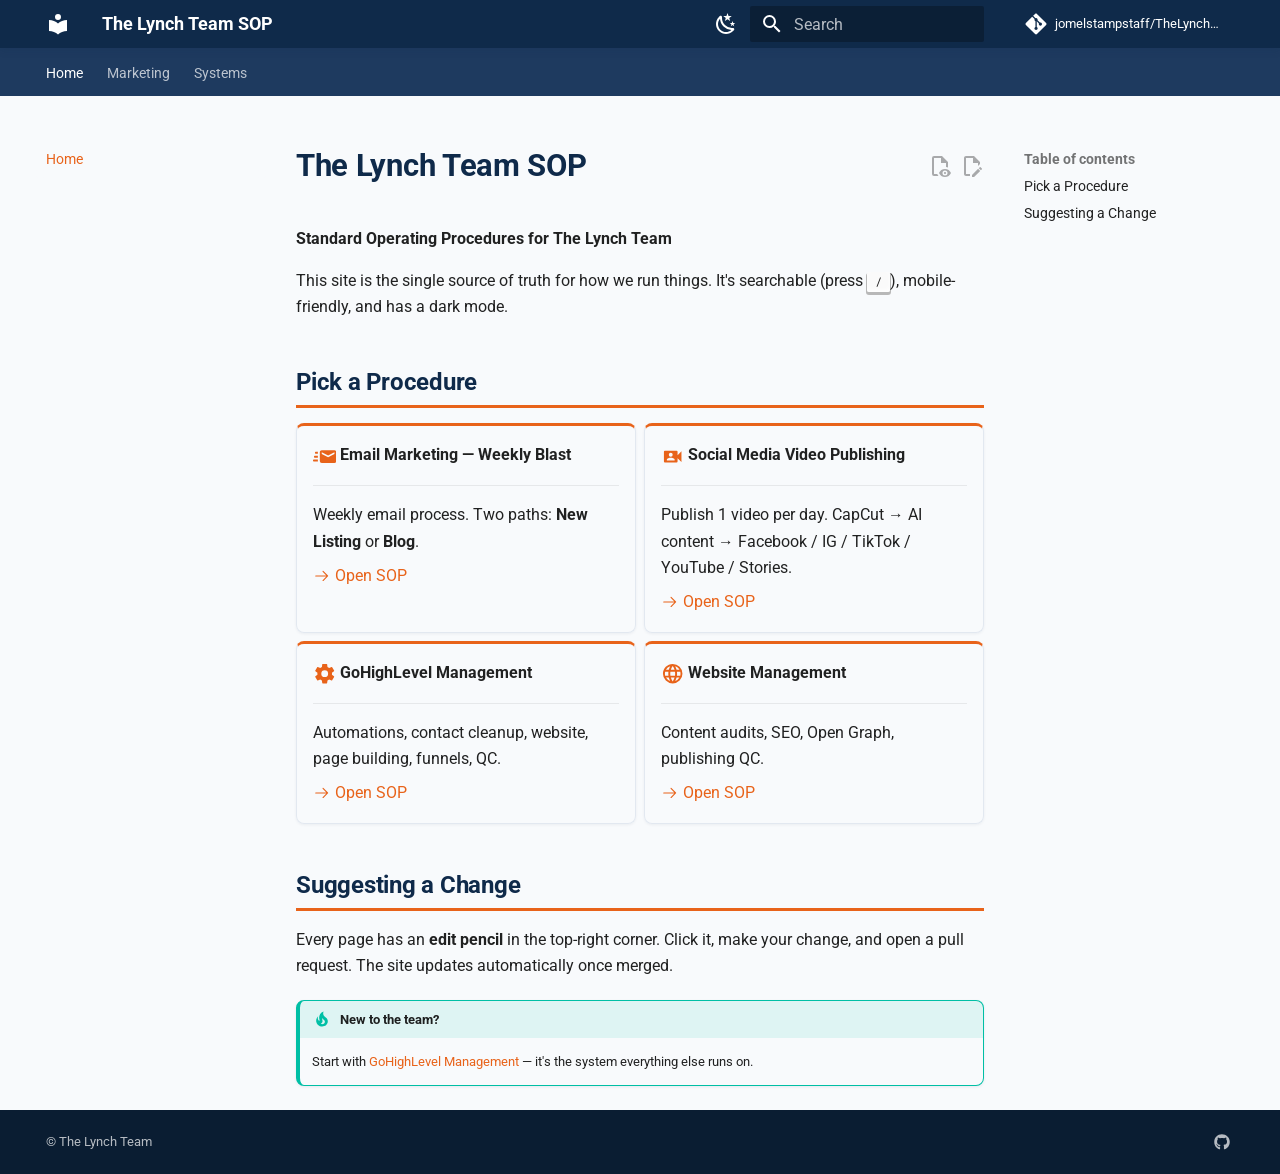
<file: index.html>
<!doctype html>
<html lang="en" class="no-js">
  <head>
    
      <meta charset="utf-8">
      <meta name="viewport" content="width=device-width,initial-scale=1">
      
        <meta name="description" content="Standard Operating Procedures for The Lynch Team">
      
      
      
        <link rel="canonical" href="https://jomelstampstaff.github.io/TheLynchTeamSOP/">
      
      
      
        <link rel="next" href="email-marketing-weekly-blast/">
      
      
        
      
      
      <link rel="icon" href="assets/images/favicon.png">
      <meta name="generator" content="mkdocs-1.6.1, mkdocs-material-9.7.7">
    
    
      
        <title>The Lynch Team SOP</title>
      
    
    
      <link rel="stylesheet" href="assets/stylesheets/main.ec1eaa64.min.css">
      
        
        <link rel="stylesheet" href="assets/stylesheets/palette.ab4e12ef.min.css">
      
      


    
    
      
    
    
      
        
        
        <link rel="preconnect" href="https://fonts.gstatic.com" crossorigin>
        <link rel="stylesheet" href="https://fonts.googleapis.com/css?family=Roboto:300,300i,400,400i,700,700i%7CRoboto+Mono:400,400i,700,700i&display=fallback">
        <style>:root{--md-text-font:"Roboto";--md-code-font:"Roboto Mono"}</style>
      
    
    
      <link rel="stylesheet" href="stylesheets/extra.css">
    
    <script>__md_scope=new URL(".",location),__md_hash=e=>[...e].reduce(((e,_)=>(e<<5)-e+_.charCodeAt(0)),0),__md_get=(e,_=localStorage,t=__md_scope)=>JSON.parse(_.getItem(t.pathname+"."+e)),__md_set=(e,_,t=localStorage,a=__md_scope)=>{try{t.setItem(a.pathname+"."+e,JSON.stringify(_))}catch(e){}}</script>
    
      

    
    
  </head>
  
  
    
    
      
    
    
    
    
    <body dir="ltr" data-md-color-scheme="default" data-md-color-primary="custom" data-md-color-accent="custom">
  
    
    <input class="md-toggle" data-md-toggle="drawer" type="checkbox" id="__drawer" autocomplete="off">
    <input class="md-toggle" data-md-toggle="search" type="checkbox" id="__search" autocomplete="off">
    <label class="md-overlay" for="__drawer"></label>
    <div data-md-component="skip">
      
        
        <a href="#the-lynch-team-sop" class="md-skip">
          Skip to content
        </a>
      
    </div>
    <div data-md-component="announce">
      
    </div>
    
    
      

<header class="md-header" data-md-component="header">
  <nav class="md-header__inner md-grid" aria-label="Header">
    <a href="." title="The Lynch Team SOP" class="md-header__button md-logo" aria-label="The Lynch Team SOP" data-md-component="logo">
      
  
  <svg xmlns="http://www.w3.org/2000/svg" viewBox="0 0 24 24"><path d="M12 8a3 3 0 0 0 3-3 3 3 0 0 0-3-3 3 3 0 0 0-3 3 3 3 0 0 0 3 3m0 3.54C9.64 9.35 6.5 8 3 8v11c3.5 0 6.64 1.35 9 3.54 2.36-2.19 5.5-3.54 9-3.54V8c-3.5 0-6.64 1.35-9 3.54"/></svg>

    </a>
    <label class="md-header__button md-icon" for="__drawer">
      
      <svg xmlns="http://www.w3.org/2000/svg" viewBox="0 0 24 24"><path d="M3 6h18v2H3zm0 5h18v2H3zm0 5h18v2H3z"/></svg>
    </label>
    <div class="md-header__title" data-md-component="header-title">
      <div class="md-header__ellipsis">
        <div class="md-header__topic">
          <span class="md-ellipsis">
            The Lynch Team SOP
          </span>
        </div>
        <div class="md-header__topic" data-md-component="header-topic">
          <span class="md-ellipsis">
            
              Home
            
          </span>
        </div>
      </div>
    </div>
    
      
        <form class="md-header__option" data-md-component="palette">
  
    
    
    
    <input class="md-option" data-md-color-media="(prefers-color-scheme: light)" data-md-color-scheme="default" data-md-color-primary="custom" data-md-color-accent="custom"  aria-label="Switch to dark mode"  type="radio" name="__palette" id="__palette_0">
    
      <label class="md-header__button md-icon" title="Switch to dark mode" for="__palette_1" hidden>
        <svg xmlns="http://www.w3.org/2000/svg" viewBox="0 0 24 24"><path d="m17.75 4.09-2.53 1.94.91 3.06-2.63-1.81-2.63 1.81.91-3.06-2.53-1.94L12.44 4l1.06-3 1.06 3zm3.5 6.91-1.64 1.25.59 1.98-1.7-1.17-1.7 1.17.59-1.98L15.75 11l2.06-.05L18.5 9l.69 1.95zm-2.28 4.95c.83-.08 1.72 1.1 1.19 1.85-.32.45-.66.87-1.08 1.27C15.17 23 8.84 23 4.94 19.07c-3.91-3.9-3.91-10.24 0-14.14.4-.4.82-.76 1.27-1.08.75-.53 1.93.36 1.85 1.19-.27 2.86.69 5.83 2.89 8.02a9.96 9.96 0 0 0 8.02 2.89m-1.64 2.02a12.08 12.08 0 0 1-7.8-3.47c-2.17-2.19-3.33-5-3.49-7.82-2.81 3.14-2.7 7.96.31 10.98 3.02 3.01 7.84 3.12 10.98.31"/></svg>
      </label>
    
  
    
    
    
    <input class="md-option" data-md-color-media="(prefers-color-scheme: dark)" data-md-color-scheme="slate" data-md-color-primary="custom" data-md-color-accent="custom"  aria-label="Switch to light mode"  type="radio" name="__palette" id="__palette_1">
    
      <label class="md-header__button md-icon" title="Switch to light mode" for="__palette_0" hidden>
        <svg xmlns="http://www.w3.org/2000/svg" viewBox="0 0 24 24"><path d="M12 7a5 5 0 0 1 5 5 5 5 0 0 1-5 5 5 5 0 0 1-5-5 5 5 0 0 1 5-5m0 2a3 3 0 0 0-3 3 3 3 0 0 0 3 3 3 3 0 0 0 3-3 3 3 0 0 0-3-3m0-7 2.39 3.42C13.65 5.15 12.84 5 12 5s-1.65.15-2.39.42zM3.34 7l4.16-.35A7.2 7.2 0 0 0 5.94 8.5c-.44.74-.69 1.5-.83 2.29zm.02 10 1.76-3.77a7.131 7.131 0 0 0 2.38 4.14zM20.65 7l-1.77 3.79a7.02 7.02 0 0 0-2.38-4.15zm-.01 10-4.14.36c.59-.51 1.12-1.14 1.54-1.86.42-.73.69-1.5.83-2.29zM12 22l-2.41-3.44c.74.27 1.55.44 2.41.44.82 0 1.63-.17 2.37-.44z"/></svg>
      </label>
    
  
</form>
      
    
    
      <script>var palette=__md_get("__palette");if(palette&&palette.color){if("(prefers-color-scheme)"===palette.color.media){var media=matchMedia("(prefers-color-scheme: light)"),input=document.querySelector(media.matches?"[data-md-color-media='(prefers-color-scheme: light)']":"[data-md-color-media='(prefers-color-scheme: dark)']");palette.color.media=input.getAttribute("data-md-color-media"),palette.color.scheme=input.getAttribute("data-md-color-scheme"),palette.color.primary=input.getAttribute("data-md-color-primary"),palette.color.accent=input.getAttribute("data-md-color-accent")}for(var[key,value]of Object.entries(palette.color))document.body.setAttribute("data-md-color-"+key,value)}</script>
    
    
    
      
      
        <label class="md-header__button md-icon" for="__search">
          
          <svg xmlns="http://www.w3.org/2000/svg" viewBox="0 0 24 24"><path d="M9.5 3A6.5 6.5 0 0 1 16 9.5c0 1.61-.59 3.09-1.56 4.23l.27.27h.79l5 5-1.5 1.5-5-5v-.79l-.27-.27A6.52 6.52 0 0 1 9.5 16 6.5 6.5 0 0 1 3 9.5 6.5 6.5 0 0 1 9.5 3m0 2C7 5 5 7 5 9.5S7 14 9.5 14 14 12 14 9.5 12 5 9.5 5"/></svg>
        </label>
        <div class="md-search" data-md-component="search" role="dialog">
  <label class="md-search__overlay" for="__search"></label>
  <div class="md-search__inner" role="search">
    <form class="md-search__form" name="search">
      <input type="text" class="md-search__input" name="query" aria-label="Search" placeholder="Search" autocapitalize="off" autocorrect="off" autocomplete="off" spellcheck="false" data-md-component="search-query" required>
      <label class="md-search__icon md-icon" for="__search">
        
        <svg xmlns="http://www.w3.org/2000/svg" viewBox="0 0 24 24"><path d="M9.5 3A6.5 6.5 0 0 1 16 9.5c0 1.61-.59 3.09-1.56 4.23l.27.27h.79l5 5-1.5 1.5-5-5v-.79l-.27-.27A6.52 6.52 0 0 1 9.5 16 6.5 6.5 0 0 1 3 9.5 6.5 6.5 0 0 1 9.5 3m0 2C7 5 5 7 5 9.5S7 14 9.5 14 14 12 14 9.5 12 5 9.5 5"/></svg>
        
        <svg xmlns="http://www.w3.org/2000/svg" viewBox="0 0 24 24"><path d="M20 11v2H8l5.5 5.5-1.42 1.42L4.16 12l7.92-7.92L13.5 5.5 8 11z"/></svg>
      </label>
      <nav class="md-search__options" aria-label="Search">
        
        <button type="reset" class="md-search__icon md-icon" title="Clear" aria-label="Clear" tabindex="-1">
          
          <svg xmlns="http://www.w3.org/2000/svg" viewBox="0 0 24 24"><path d="M19 6.41 17.59 5 12 10.59 6.41 5 5 6.41 10.59 12 5 17.59 6.41 19 12 13.41 17.59 19 19 17.59 13.41 12z"/></svg>
        </button>
      </nav>
      
        <div class="md-search__suggest" data-md-component="search-suggest"></div>
      
    </form>
    <div class="md-search__output">
      <div class="md-search__scrollwrap" tabindex="0" data-md-scrollfix>
        <div class="md-search-result" data-md-component="search-result">
          <div class="md-search-result__meta">
            Initializing search
          </div>
          <ol class="md-search-result__list" role="presentation"></ol>
        </div>
      </div>
    </div>
  </div>
</div>
      
    
    
      <div class="md-header__source">
        <a href="https://github.com/jomelstampstaff/TheLynchTeamSOP" title="Go to repository" class="md-source" data-md-component="source">
  <div class="md-source__icon md-icon">
    
    <svg xmlns="http://www.w3.org/2000/svg" viewBox="0 0 448 512"><!--! Font Awesome Free 7.1.0 by @fontawesome - https://fontawesome.com License - https://fontawesome.com/license/free (Icons: CC BY 4.0, Fonts: SIL OFL 1.1, Code: MIT License) Copyright 2025 Fonticons, Inc.--><path d="M439.6 236.1 244 40.5c-5.4-5.5-12.8-8.5-20.4-8.5s-15 3-20.4 8.4L162.5 81l51.5 51.5c27.1-9.1 52.7 16.8 43.4 43.7l49.7 49.7c34.2-11.8 61.2 31 35.5 56.7-26.5 26.5-70.2-2.9-56-37.3L240.3 199v121.9c25.3 12.5 22.3 41.8 9.1 55-6.4 6.4-15.2 10.1-24.3 10.1s-17.8-3.6-24.3-10.1c-17.6-17.6-11.1-46.9 11.2-56v-123c-20.8-8.5-24.6-30.7-18.6-45L142.6 101 8.5 235.1C3 240.6 0 247.9 0 255.5s3 15 8.5 20.4l195.6 195.7c5.4 5.4 12.7 8.4 20.4 8.4s15-3 20.4-8.4l194.7-194.7c5.4-5.4 8.4-12.8 8.4-20.4s-3-15-8.4-20.4"/></svg>
  </div>
  <div class="md-source__repository">
    jomelstampstaff/TheLynchTeamSOP
  </div>
</a>
      </div>
    
  </nav>
  
</header>
    
    <div class="md-container" data-md-component="container">
      
      
        
          
            
<nav class="md-tabs" aria-label="Tabs" data-md-component="tabs">
  <div class="md-grid">
    <ul class="md-tabs__list">
      
        
  
  
  
    
  
  
    <li class="md-tabs__item md-tabs__item--active">
      <a href="." class="md-tabs__link">
        
  
  
    
  
  Home

      </a>
    </li>
  

      
        
  
  
  
  
    
    
      <li class="md-tabs__item">
        <a href="email-marketing-weekly-blast/" class="md-tabs__link">
          
  
  
    
  
  Marketing

        </a>
      </li>
    
  

      
        
  
  
  
  
    
    
      <li class="md-tabs__item">
        <a href="gohighlevel-management/" class="md-tabs__link">
          
  
  
    
  
  Systems

        </a>
      </li>
    
  

      
    </ul>
  </div>
</nav>
          
        
      
      <main class="md-main" data-md-component="main">
        <div class="md-main__inner md-grid">
          
            
              
              <div class="md-sidebar md-sidebar--primary" data-md-component="sidebar" data-md-type="navigation" >
                <div class="md-sidebar__scrollwrap">
                  <div class="md-sidebar__inner">
                    


  


<nav class="md-nav md-nav--primary md-nav--lifted" aria-label="Navigation" data-md-level="0">
  <label class="md-nav__title" for="__drawer">
    <a href="." title="The Lynch Team SOP" class="md-nav__button md-logo" aria-label="The Lynch Team SOP" data-md-component="logo">
      
  
  <svg xmlns="http://www.w3.org/2000/svg" viewBox="0 0 24 24"><path d="M12 8a3 3 0 0 0 3-3 3 3 0 0 0-3-3 3 3 0 0 0-3 3 3 3 0 0 0 3 3m0 3.54C9.64 9.35 6.5 8 3 8v11c3.5 0 6.64 1.35 9 3.54 2.36-2.19 5.5-3.54 9-3.54V8c-3.5 0-6.64 1.35-9 3.54"/></svg>

    </a>
    The Lynch Team SOP
  </label>
  
    <div class="md-nav__source">
      <a href="https://github.com/jomelstampstaff/TheLynchTeamSOP" title="Go to repository" class="md-source" data-md-component="source">
  <div class="md-source__icon md-icon">
    
    <svg xmlns="http://www.w3.org/2000/svg" viewBox="0 0 448 512"><!--! Font Awesome Free 7.1.0 by @fontawesome - https://fontawesome.com License - https://fontawesome.com/license/free (Icons: CC BY 4.0, Fonts: SIL OFL 1.1, Code: MIT License) Copyright 2025 Fonticons, Inc.--><path d="M439.6 236.1 244 40.5c-5.4-5.5-12.8-8.5-20.4-8.5s-15 3-20.4 8.4L162.5 81l51.5 51.5c27.1-9.1 52.7 16.8 43.4 43.7l49.7 49.7c34.2-11.8 61.2 31 35.5 56.7-26.5 26.5-70.2-2.9-56-37.3L240.3 199v121.9c25.3 12.5 22.3 41.8 9.1 55-6.4 6.4-15.2 10.1-24.3 10.1s-17.8-3.6-24.3-10.1c-17.6-17.6-11.1-46.9 11.2-56v-123c-20.8-8.5-24.6-30.7-18.6-45L142.6 101 8.5 235.1C3 240.6 0 247.9 0 255.5s3 15 8.5 20.4l195.6 195.7c5.4 5.4 12.7 8.4 20.4 8.4s15-3 20.4-8.4l194.7-194.7c5.4-5.4 8.4-12.8 8.4-20.4s-3-15-8.4-20.4"/></svg>
  </div>
  <div class="md-source__repository">
    jomelstampstaff/TheLynchTeamSOP
  </div>
</a>
    </div>
  
  <ul class="md-nav__list" data-md-scrollfix>
    
      
      
  
  
    
  
  
  
    <li class="md-nav__item md-nav__item--active">
      
      <input class="md-nav__toggle md-toggle" type="checkbox" id="__toc">
      
      
        
      
      
        <label class="md-nav__link md-nav__link--active" for="__toc">
          
  
  
  <span class="md-ellipsis">
    
  
    Home
  

    
  </span>
  
  

          <span class="md-nav__icon md-icon"></span>
        </label>
      
      <a href="." class="md-nav__link md-nav__link--active">
        
  
  
  <span class="md-ellipsis">
    
  
    Home
  

    
  </span>
  
  

      </a>
      
        

<nav class="md-nav md-nav--secondary" aria-label="Table of contents">
  
  
  
    
  
  
    <label class="md-nav__title" for="__toc">
      <span class="md-nav__icon md-icon"></span>
      Table of contents
    </label>
    <ul class="md-nav__list" data-md-component="toc" data-md-scrollfix>
      
        <li class="md-nav__item">
  <a href="#pick-a-procedure" class="md-nav__link">
    <span class="md-ellipsis">
      
        Pick a Procedure
      
    </span>
  </a>
  
</li>
      
        <li class="md-nav__item">
  <a href="#suggesting-a-change" class="md-nav__link">
    <span class="md-ellipsis">
      
        Suggesting a Change
      
    </span>
  </a>
  
</li>
      
    </ul>
  
</nav>
      
    </li>
  

    
      
      
  
  
  
  
    
    
      
        
      
        
      
    
    
    
      
      
        
      
    
    
    <li class="md-nav__item md-nav__item--nested">
      
        
        
          
        
        <input class="md-nav__toggle md-toggle md-toggle--indeterminate" type="checkbox" id="__nav_2" >
        
          
          <label class="md-nav__link" for="__nav_2" id="__nav_2_label" tabindex="0">
            
  
  
  <span class="md-ellipsis">
    
  
    Marketing
  

    
  </span>
  
  

            <span class="md-nav__icon md-icon"></span>
          </label>
        
        <nav class="md-nav" data-md-level="1" aria-labelledby="__nav_2_label" aria-expanded="false">
          <label class="md-nav__title" for="__nav_2">
            <span class="md-nav__icon md-icon"></span>
            
  
    Marketing
  

          </label>
          <ul class="md-nav__list" data-md-scrollfix>
            
              
                
  
  
  
  
    <li class="md-nav__item">
      <a href="email-marketing-weekly-blast/" class="md-nav__link">
        
  
  
  <span class="md-ellipsis">
    
  
    Email Marketing - Weekly Blast
  

    
  </span>
  
  

      </a>
    </li>
  

              
            
              
                
  
  
  
  
    <li class="md-nav__item">
      <a href="social-media-video-publishing/" class="md-nav__link">
        
  
  
  <span class="md-ellipsis">
    
  
    Social Media Video Publishing
  

    
  </span>
  
  

      </a>
    </li>
  

              
            
          </ul>
        </nav>
      
    </li>
  

    
      
      
  
  
  
  
    
    
      
        
      
        
      
    
    
    
      
      
        
      
    
    
    <li class="md-nav__item md-nav__item--nested">
      
        
        
          
        
        <input class="md-nav__toggle md-toggle md-toggle--indeterminate" type="checkbox" id="__nav_3" >
        
          
          <label class="md-nav__link" for="__nav_3" id="__nav_3_label" tabindex="0">
            
  
  
  <span class="md-ellipsis">
    
  
    Systems
  

    
  </span>
  
  

            <span class="md-nav__icon md-icon"></span>
          </label>
        
        <nav class="md-nav" data-md-level="1" aria-labelledby="__nav_3_label" aria-expanded="false">
          <label class="md-nav__title" for="__nav_3">
            <span class="md-nav__icon md-icon"></span>
            
  
    Systems
  

          </label>
          <ul class="md-nav__list" data-md-scrollfix>
            
              
                
  
  
  
  
    <li class="md-nav__item">
      <a href="gohighlevel-management/" class="md-nav__link">
        
  
  
  <span class="md-ellipsis">
    
  
    GoHighLevel Management
  

    
  </span>
  
  

      </a>
    </li>
  

              
            
              
                
  
  
  
  
    <li class="md-nav__item">
      <a href="website-management/" class="md-nav__link">
        
  
  
  <span class="md-ellipsis">
    
  
    Website Management
  

    
  </span>
  
  

      </a>
    </li>
  

              
            
          </ul>
        </nav>
      
    </li>
  

    
  </ul>
</nav>
                  </div>
                </div>
              </div>
            
            
              
              <div class="md-sidebar md-sidebar--secondary" data-md-component="sidebar" data-md-type="toc" >
                <div class="md-sidebar__scrollwrap">
                  <div class="md-sidebar__inner">
                    

<nav class="md-nav md-nav--secondary" aria-label="Table of contents">
  
  
  
    
  
  
    <label class="md-nav__title" for="__toc">
      <span class="md-nav__icon md-icon"></span>
      Table of contents
    </label>
    <ul class="md-nav__list" data-md-component="toc" data-md-scrollfix>
      
        <li class="md-nav__item">
  <a href="#pick-a-procedure" class="md-nav__link">
    <span class="md-ellipsis">
      
        Pick a Procedure
      
    </span>
  </a>
  
</li>
      
        <li class="md-nav__item">
  <a href="#suggesting-a-change" class="md-nav__link">
    <span class="md-ellipsis">
      
        Suggesting a Change
      
    </span>
  </a>
  
</li>
      
    </ul>
  
</nav>
                  </div>
                </div>
              </div>
            
          
          
            <div class="md-content" data-md-component="content">
              
              <article class="md-content__inner md-typeset">
                
                  


  
    <a href="https://github.com/jomelstampstaff/TheLynchTeamSOP/edit/main/docs/index.md" title="Edit this page" class="md-content__button md-icon" rel="edit">
      
      <svg xmlns="http://www.w3.org/2000/svg" viewBox="0 0 24 24"><path d="M10 20H6V4h7v5h5v3.1l2-2V8l-6-6H6c-1.1 0-2 .9-2 2v16c0 1.1.9 2 2 2h4zm10.2-7c.1 0 .3.1.4.2l1.3 1.3c.2.2.2.6 0 .8l-1 1-2.1-2.1 1-1c.1-.1.2-.2.4-.2m0 3.9L14.1 23H12v-2.1l6.1-6.1z"/></svg>
    </a>
  
  
    
      
    
    <a href="https://github.com/jomelstampstaff/TheLynchTeamSOP/raw/main/docs/index.md" title="View source of this page" class="md-content__button md-icon">
      
      <svg xmlns="http://www.w3.org/2000/svg" viewBox="0 0 24 24"><path d="M17 18c.56 0 1 .44 1 1s-.44 1-1 1-1-.44-1-1 .44-1 1-1m0-3c-2.73 0-5.06 1.66-6 4 .94 2.34 3.27 4 6 4s5.06-1.66 6-4c-.94-2.34-3.27-4-6-4m0 6.5a2.5 2.5 0 0 1-2.5-2.5 2.5 2.5 0 0 1 2.5-2.5 2.5 2.5 0 0 1 2.5 2.5 2.5 2.5 0 0 1-2.5 2.5M9.27 20H6V4h7v5h5v4.07c.7.08 1.36.25 2 .49V8l-6-6H6a2 2 0 0 0-2 2v16a2 2 0 0 0 2 2h4.5a8.2 8.2 0 0 1-1.23-2"/></svg>
    </a>
  


<h1 id="the-lynch-team-sop">The Lynch Team SOP<a class="headerlink" href="#the-lynch-team-sop" title="Permanent link">&para;</a></h1>
<p><strong>Standard Operating Procedures for The Lynch Team</strong></p>
<p>This site is the single source of truth for how we run things. It's searchable
(press <kbd>/</kbd>), mobile-friendly, and has a dark mode.</p>
<h2 id="pick-a-procedure">Pick a Procedure<a class="headerlink" href="#pick-a-procedure" title="Permanent link">&para;</a></h2>
<div class="grid cards">
<ul>
<li>
<p><span class="twemoji lg middle"><svg xmlns="http://www.w3.org/2000/svg" viewBox="0 0 24 24"><path d="M22 5.5H9c-1.1 0-2 .9-2 2v9a2 2 0 0 0 2 2h13c1.11 0 2-.89 2-2v-9a2 2 0 0 0-2-2m0 3.67-6.5 3.33L9 9.17V7.5l6.5 3.31L22 7.5zM5 16.5c0 .17.03.33.05.5H1c-.552 0-1-.45-1-1s.448-1 1-1h4zM3 7h2.05c-.02.17-.05.33-.05.5V9H3c-.55 0-1-.45-1-1s.45-1 1-1m-2 5c0-.55.45-1 1-1h3v2H2c-.55 0-1-.45-1-1"/></svg></span> <strong>Email Marketing — Weekly Blast</strong></p>
<hr />
<p>Weekly email process. Two paths: <strong>New Listing</strong> or <strong>Blog</strong>.</p>
<p><a href="email-marketing-weekly-blast/"><span class="twemoji"><svg xmlns="http://www.w3.org/2000/svg" viewBox="0 0 24 24"><path d="M13.22 19.03a.75.75 0 0 1 0-1.06L18.19 13H3.75a.75.75 0 0 1 0-1.5h14.44l-4.97-4.97a.749.749 0 0 1 .326-1.275.75.75 0 0 1 .734.215l6.25 6.25a.75.75 0 0 1 0 1.06l-6.25 6.25a.75.75 0 0 1-1.06 0"/></svg></span> Open SOP</a></p>
</li>
<li>
<p><span class="twemoji lg middle"><svg xmlns="http://www.w3.org/2000/svg" viewBox="0 0 24 24"><path d="m17 10.5 4-4v11l-4-4V17a1 1 0 0 1-1 1H4a1 1 0 0 1-1-1V7a1 1 0 0 1 1-1h12a1 1 0 0 1 1 1zM14 16v-1c0-1.33-2.67-2-4-2s-4 .67-4 2v1zm-4-8a2 2 0 0 0-2 2 2 2 0 0 0 2 2 2 2 0 0 0 2-2 2 2 0 0 0-2-2"/></svg></span> <strong>Social Media Video Publishing</strong></p>
<hr />
<p>Publish 1 video per day. CapCut → AI content → Facebook / IG / TikTok / YouTube / Stories.</p>
<p><a href="social-media-video-publishing/"><span class="twemoji"><svg xmlns="http://www.w3.org/2000/svg" viewBox="0 0 24 24"><path d="M13.22 19.03a.75.75 0 0 1 0-1.06L18.19 13H3.75a.75.75 0 0 1 0-1.5h14.44l-4.97-4.97a.749.749 0 0 1 .326-1.275.75.75 0 0 1 .734.215l6.25 6.25a.75.75 0 0 1 0 1.06l-6.25 6.25a.75.75 0 0 1-1.06 0"/></svg></span> Open SOP</a></p>
</li>
<li>
<p><span class="twemoji lg middle"><svg xmlns="http://www.w3.org/2000/svg" viewBox="0 0 24 24"><path d="M12 15.5A3.5 3.5 0 0 1 8.5 12 3.5 3.5 0 0 1 12 8.5a3.5 3.5 0 0 1 3.5 3.5 3.5 3.5 0 0 1-3.5 3.5m7.43-2.53c.04-.32.07-.64.07-.97s-.03-.66-.07-1l2.11-1.63c.19-.15.24-.42.12-.64l-2-3.46c-.12-.22-.39-.31-.61-.22l-2.49 1c-.52-.39-1.06-.73-1.69-.98l-.37-2.65A.506.506 0 0 0 14 2h-4c-.25 0-.46.18-.5.42l-.37 2.65c-.63.25-1.17.59-1.69.98l-2.49-1c-.22-.09-.49 0-.61.22l-2 3.46c-.13.22-.07.49.12.64L4.57 11c-.04.34-.07.67-.07 1s.03.65.07.97l-2.11 1.66c-.19.15-.25.42-.12.64l2 3.46c.12.22.39.3.61.22l2.49-1.01c.52.4 1.06.74 1.69.99l.37 2.65c.04.24.25.42.5.42h4c.25 0 .46-.18.5-.42l.37-2.65c.63-.26 1.17-.59 1.69-.99l2.49 1.01c.22.08.49 0 .61-.22l2-3.46c.12-.22.07-.49-.12-.64z"/></svg></span> <strong>GoHighLevel Management</strong></p>
<hr />
<p>Automations, contact cleanup, website, page building, funnels, QC.</p>
<p><a href="gohighlevel-management/"><span class="twemoji"><svg xmlns="http://www.w3.org/2000/svg" viewBox="0 0 24 24"><path d="M13.22 19.03a.75.75 0 0 1 0-1.06L18.19 13H3.75a.75.75 0 0 1 0-1.5h14.44l-4.97-4.97a.749.749 0 0 1 .326-1.275.75.75 0 0 1 .734.215l6.25 6.25a.75.75 0 0 1 0 1.06l-6.25 6.25a.75.75 0 0 1-1.06 0"/></svg></span> Open SOP</a></p>
</li>
<li>
<p><span class="twemoji lg middle"><svg xmlns="http://www.w3.org/2000/svg" viewBox="0 0 24 24"><path d="M16.36 14c.08-.66.14-1.32.14-2s-.06-1.34-.14-2h3.38c.16.64.26 1.31.26 2s-.1 1.36-.26 2m-5.15 5.56c.6-1.11 1.06-2.31 1.38-3.56h2.95a8.03 8.03 0 0 1-4.33 3.56M14.34 14H9.66c-.1-.66-.16-1.32-.16-2s.06-1.35.16-2h4.68c.09.65.16 1.32.16 2s-.07 1.34-.16 2M12 19.96c-.83-1.2-1.5-2.53-1.91-3.96h3.82c-.41 1.43-1.08 2.76-1.91 3.96M8 8H5.08A7.92 7.92 0 0 1 9.4 4.44C8.8 5.55 8.35 6.75 8 8m-2.92 8H8c.35 1.25.8 2.45 1.4 3.56A8 8 0 0 1 5.08 16m-.82-2C4.1 13.36 4 12.69 4 12s.1-1.36.26-2h3.38c-.08.66-.14 1.32-.14 2s.06 1.34.14 2M12 4.03c.83 1.2 1.5 2.54 1.91 3.97h-3.82c.41-1.43 1.08-2.77 1.91-3.97M18.92 8h-2.95a15.7 15.7 0 0 0-1.38-3.56c1.84.63 3.37 1.9 4.33 3.56M12 2C6.47 2 2 6.5 2 12a10 10 0 0 0 10 10 10 10 0 0 0 10-10A10 10 0 0 0 12 2"/></svg></span> <strong>Website Management</strong></p>
<hr />
<p>Content audits, SEO, Open Graph, publishing QC.</p>
<p><a href="website-management/"><span class="twemoji"><svg xmlns="http://www.w3.org/2000/svg" viewBox="0 0 24 24"><path d="M13.22 19.03a.75.75 0 0 1 0-1.06L18.19 13H3.75a.75.75 0 0 1 0-1.5h14.44l-4.97-4.97a.749.749 0 0 1 .326-1.275.75.75 0 0 1 .734.215l6.25 6.25a.75.75 0 0 1 0 1.06l-6.25 6.25a.75.75 0 0 1-1.06 0"/></svg></span> Open SOP</a></p>
</li>
</ul>
</div>
<h2 id="suggesting-a-change">Suggesting a Change<a class="headerlink" href="#suggesting-a-change" title="Permanent link">&para;</a></h2>
<p>Every page has an <strong>edit pencil</strong> in the top-right corner. Click it, make your
change, and open a pull request. The site updates automatically once merged.</p>
<div class="admonition tip">
<p class="admonition-title">New to the team?</p>
<p>Start with <a href="gohighlevel-management/">GoHighLevel Management</a> — it's the
system everything else runs on.</p>
</div>












                
              </article>
            </div>
          
          
<script>var target=document.getElementById(location.hash.slice(1));target&&target.name&&(target.checked=target.name.startsWith("__tabbed_"))</script>
        </div>
        
          <button type="button" class="md-top md-icon" data-md-component="top" hidden>
  
  <svg xmlns="http://www.w3.org/2000/svg" viewBox="0 0 24 24"><path d="M13 20h-2V8l-5.5 5.5-1.42-1.42L12 4.16l7.92 7.92-1.42 1.42L13 8z"/></svg>
  Back to top
</button>
        
      </main>
      
        <footer class="md-footer">
  
  <div class="md-footer-meta md-typeset">
    <div class="md-footer-meta__inner md-grid">
      <div class="md-copyright">
  
    <div class="md-copyright__highlight">
      © The Lynch Team
    </div>
  
  
</div>
      
        
<div class="md-social">
  
    
    
    
    
      
      
    
    <a href="https://github.com/jomelstampstaff/TheLynchTeamSOP" target="_blank" rel="noopener" title="github.com" class="md-social__link">
      <svg xmlns="http://www.w3.org/2000/svg" viewBox="0 0 512 512"><!--! Font Awesome Free 7.1.0 by @fontawesome - https://fontawesome.com License - https://fontawesome.com/license/free (Icons: CC BY 4.0, Fonts: SIL OFL 1.1, Code: MIT License) Copyright 2025 Fonticons, Inc.--><path d="M173.9 397.4c0 2-2.3 3.6-5.2 3.6-3.3.3-5.6-1.3-5.6-3.6 0-2 2.3-3.6 5.2-3.6 3-.3 5.6 1.3 5.6 3.6m-31.1-4.5c-.7 2 1.3 4.3 4.3 4.9 2.6 1 5.6 0 6.2-2s-1.3-4.3-4.3-5.2c-2.6-.7-5.5.3-6.2 2.3m44.2-1.7c-2.9.7-4.9 2.6-4.6 4.9.3 2 2.9 3.3 5.9 2.6 2.9-.7 4.9-2.6 4.6-4.6-.3-1.9-3-3.2-5.9-2.9M252.8 8C114.1 8 8 113.3 8 252c0 110.9 69.8 205.8 169.5 239.2 12.8 2.3 17.3-5.6 17.3-12.1 0-6.2-.3-40.4-.3-61.4 0 0-70 15-84.7-29.8 0 0-11.4-29.1-27.8-36.6 0 0-22.9-15.7 1.6-15.4 0 0 24.9 2 38.6 25.8 21.9 38.6 58.6 27.5 72.9 20.9 2.3-16 8.8-27.1 16-33.7-55.9-6.2-112.3-14.3-112.3-110.5 0-27.5 7.6-41.3 23.6-58.9-2.6-6.5-11.1-33.3 2.6-67.9 20.9-6.5 69 27 69 27 20-5.6 41.5-8.5 62.8-8.5s42.8 2.9 62.8 8.5c0 0 48.1-33.6 69-27 13.7 34.7 5.2 61.4 2.6 67.9 16 17.7 25.8 31.5 25.8 58.9 0 96.5-58.9 104.2-114.8 110.5 9.2 7.9 17 22.9 17 46.4 0 33.7-.3 75.4-.3 83.6 0 6.5 4.6 14.4 17.3 12.1C436.2 457.8 504 362.9 504 252 504 113.3 391.5 8 252.8 8M105.2 352.9c-1.3 1-1 3.3.7 5.2 1.6 1.6 3.9 2.3 5.2 1 1.3-1 1-3.3-.7-5.2-1.6-1.6-3.9-2.3-5.2-1m-10.8-8.1c-.7 1.3.3 2.9 2.3 3.9 1.6 1 3.6.7 4.3-.7.7-1.3-.3-2.9-2.3-3.9-2-.6-3.6-.3-4.3.7m32.4 35.6c-1.6 1.3-1 4.3 1.3 6.2 2.3 2.3 5.2 2.6 6.5 1 1.3-1.3.7-4.3-1.3-6.2-2.2-2.3-5.2-2.6-6.5-1m-11.4-14.7c-1.6 1-1.6 3.6 0 5.9s4.3 3.3 5.6 2.3c1.6-1.3 1.6-3.9 0-6.2-1.4-2.3-4-3.3-5.6-2"/></svg>
    </a>
  
</div>
      
    </div>
  </div>
</footer>
      
    </div>
    <div class="md-dialog" data-md-component="dialog">
      <div class="md-dialog__inner md-typeset"></div>
    </div>
    
    
    
      
      
      <script id="__config" type="application/json">{"annotate": null, "base": ".", "features": ["navigation.tabs", "navigation.sections", "navigation.expand", "navigation.top", "navigation.indexes", "search.suggest", "search.highlight", "content.action.edit", "content.action.view", "toc.follow"], "search": "assets/javascripts/workers/search.2c215733.min.js", "tags": null, "translations": {"clipboard.copied": "Copied to clipboard", "clipboard.copy": "Copy to clipboard", "search.result.more.one": "1 more on this page", "search.result.more.other": "# more on this page", "search.result.none": "No matching documents", "search.result.one": "1 matching document", "search.result.other": "# matching documents", "search.result.placeholder": "Type to start searching", "search.result.term.missing": "Missing", "select.version": "Select version"}, "version": null}</script>
    
    
      <script src="assets/javascripts/bundle.d7400e89.min.js"></script>
      
    
  </body>
</html>
</file>
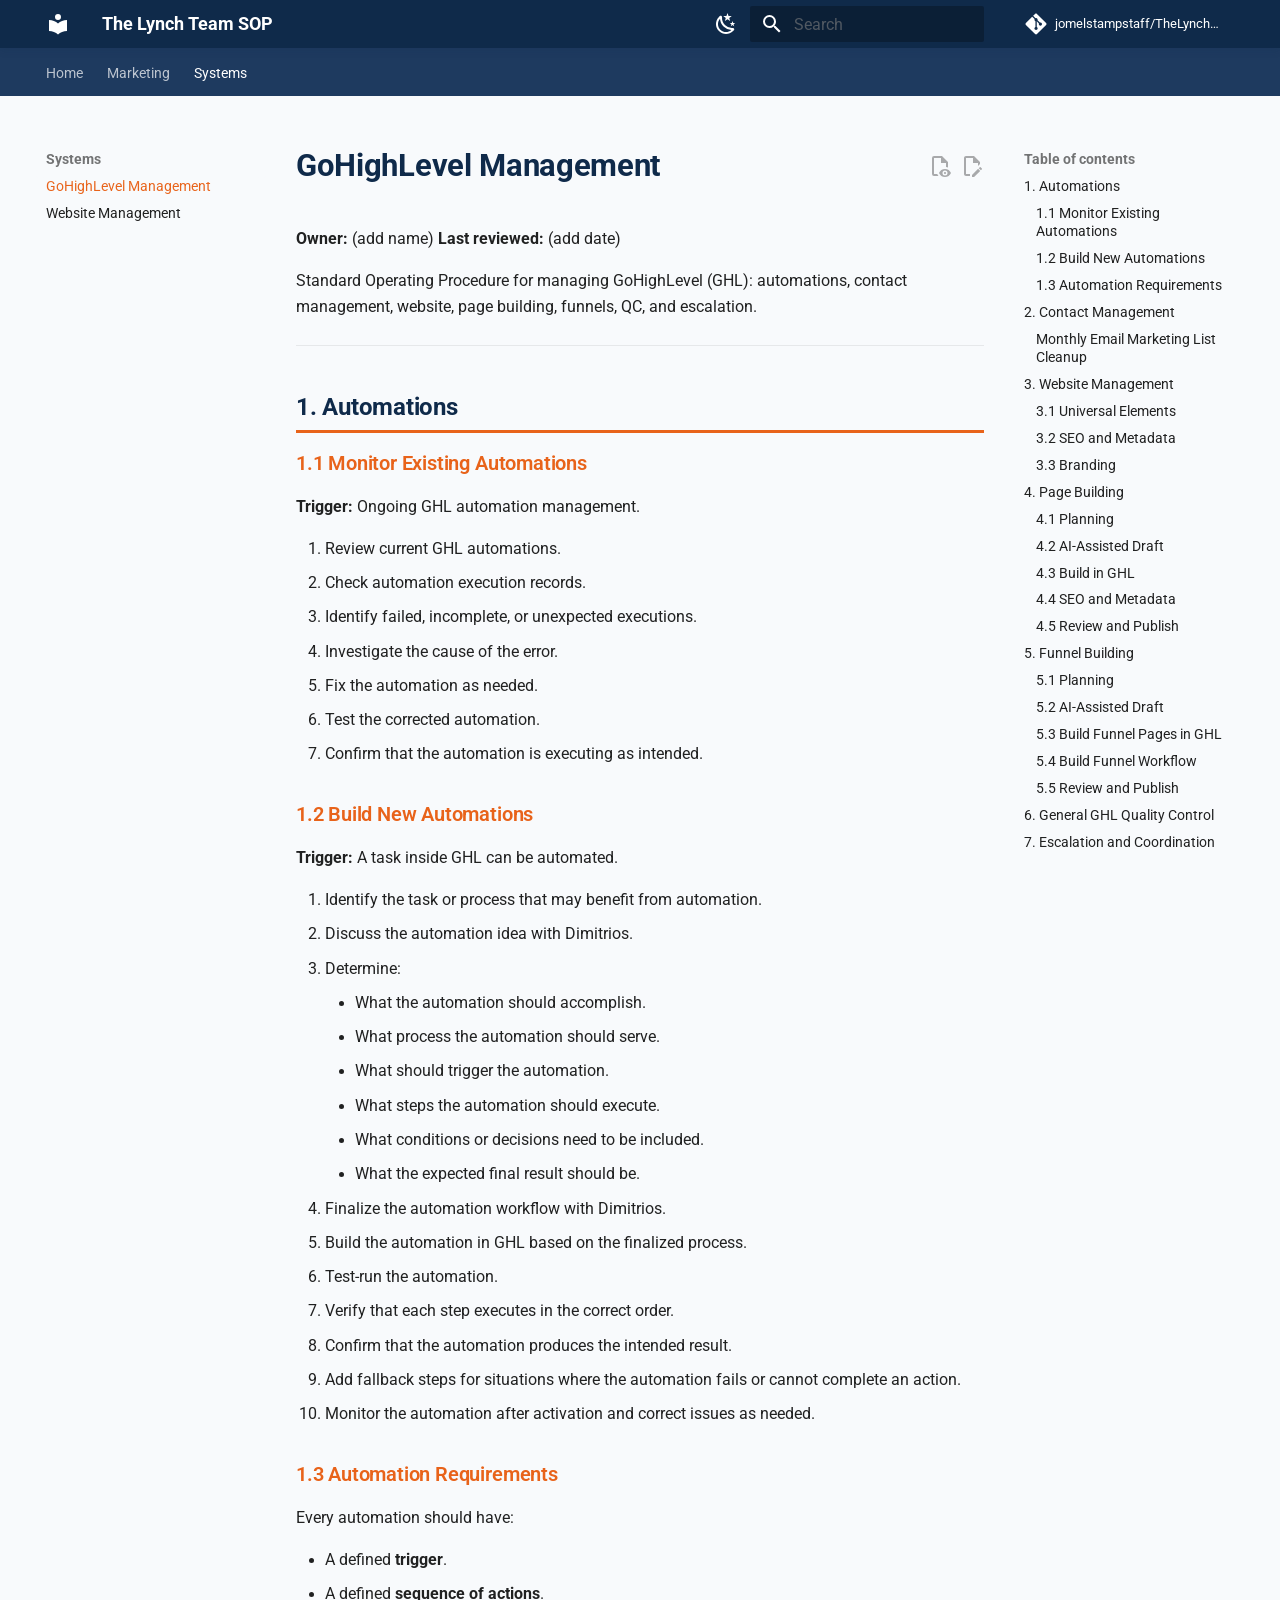
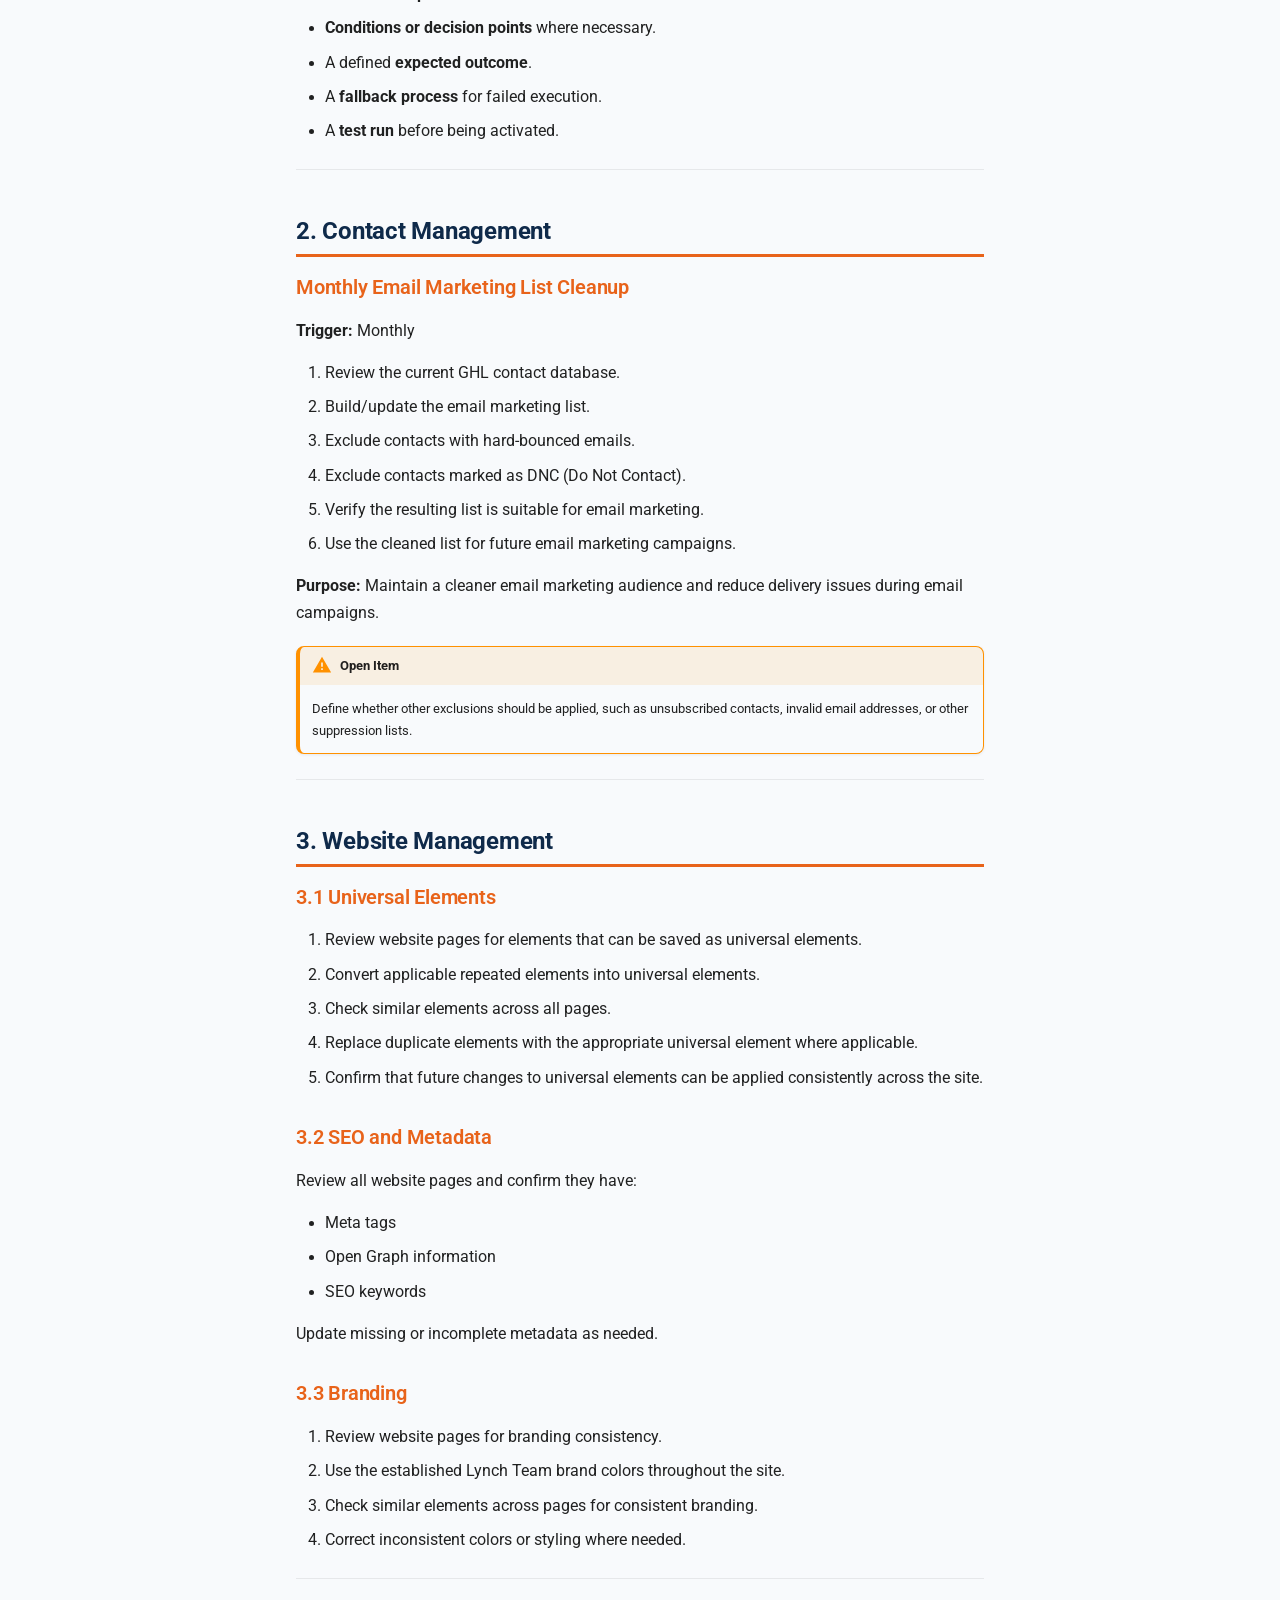
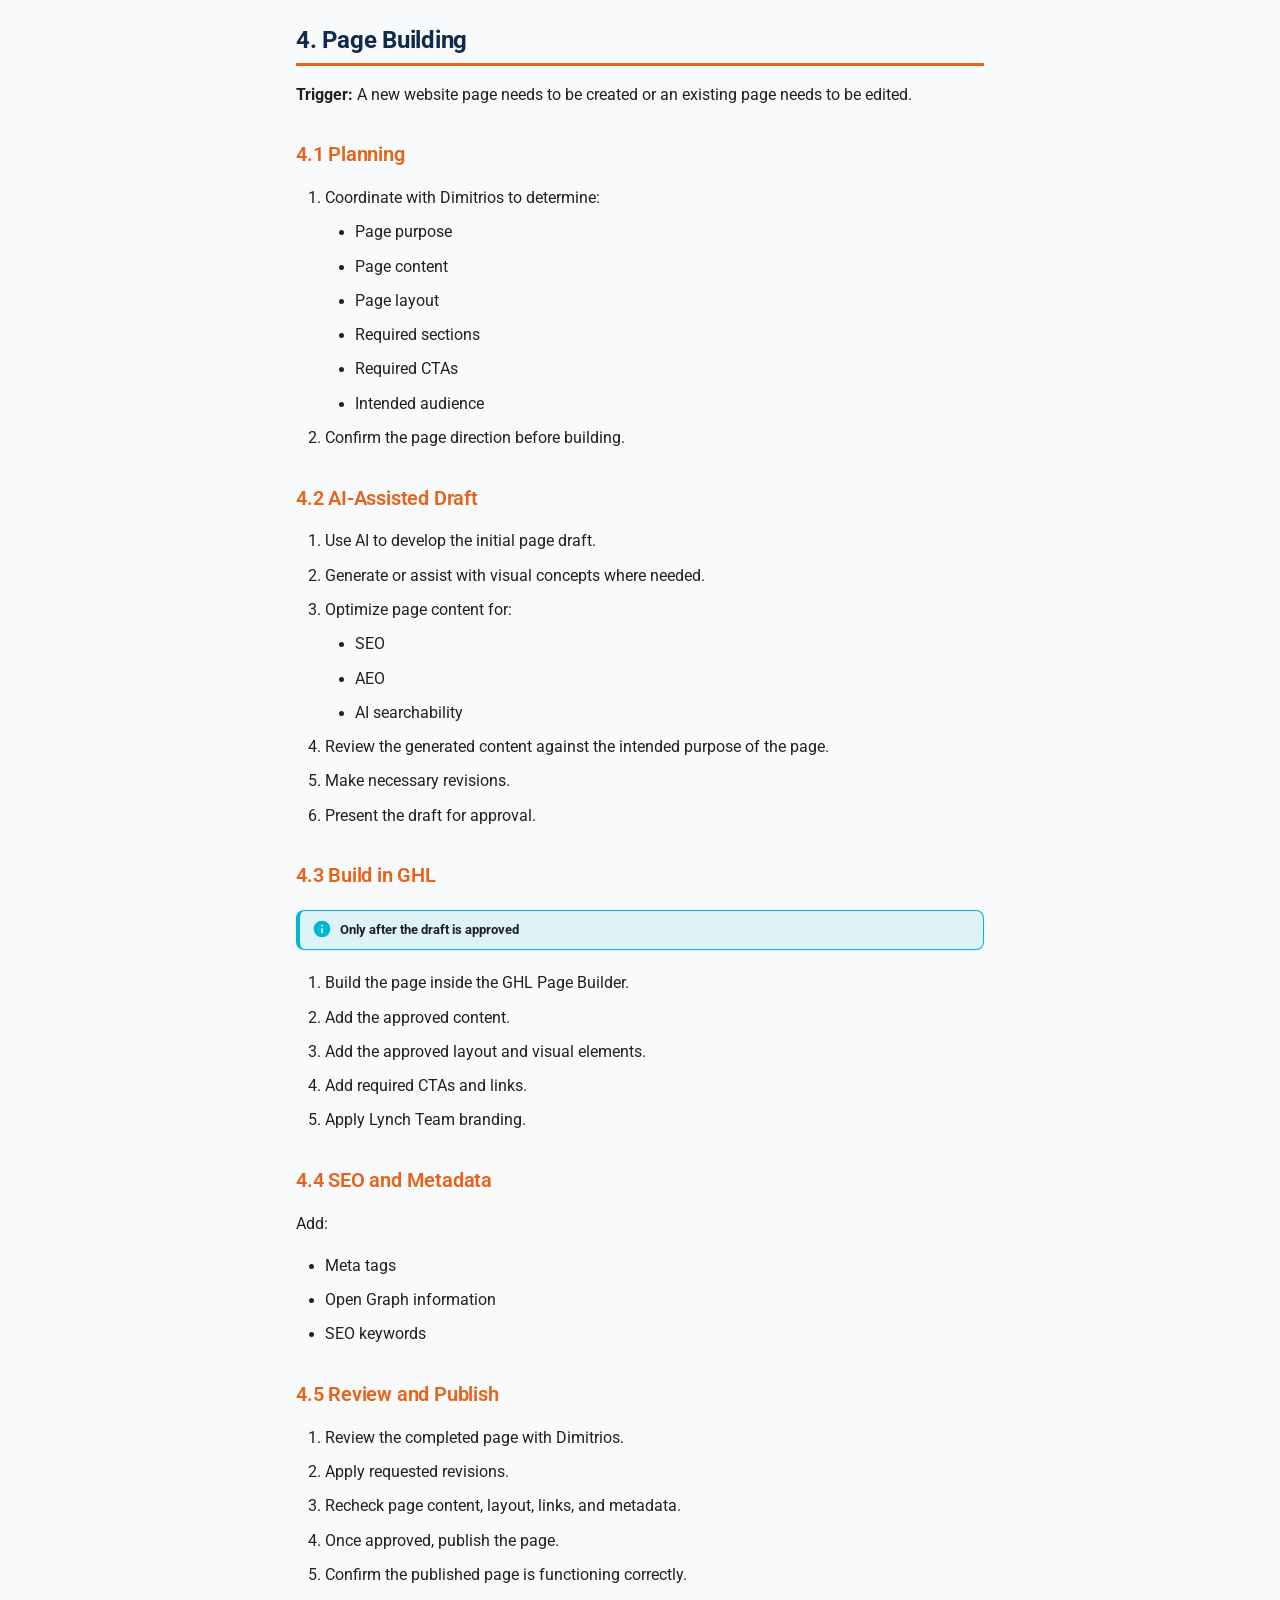
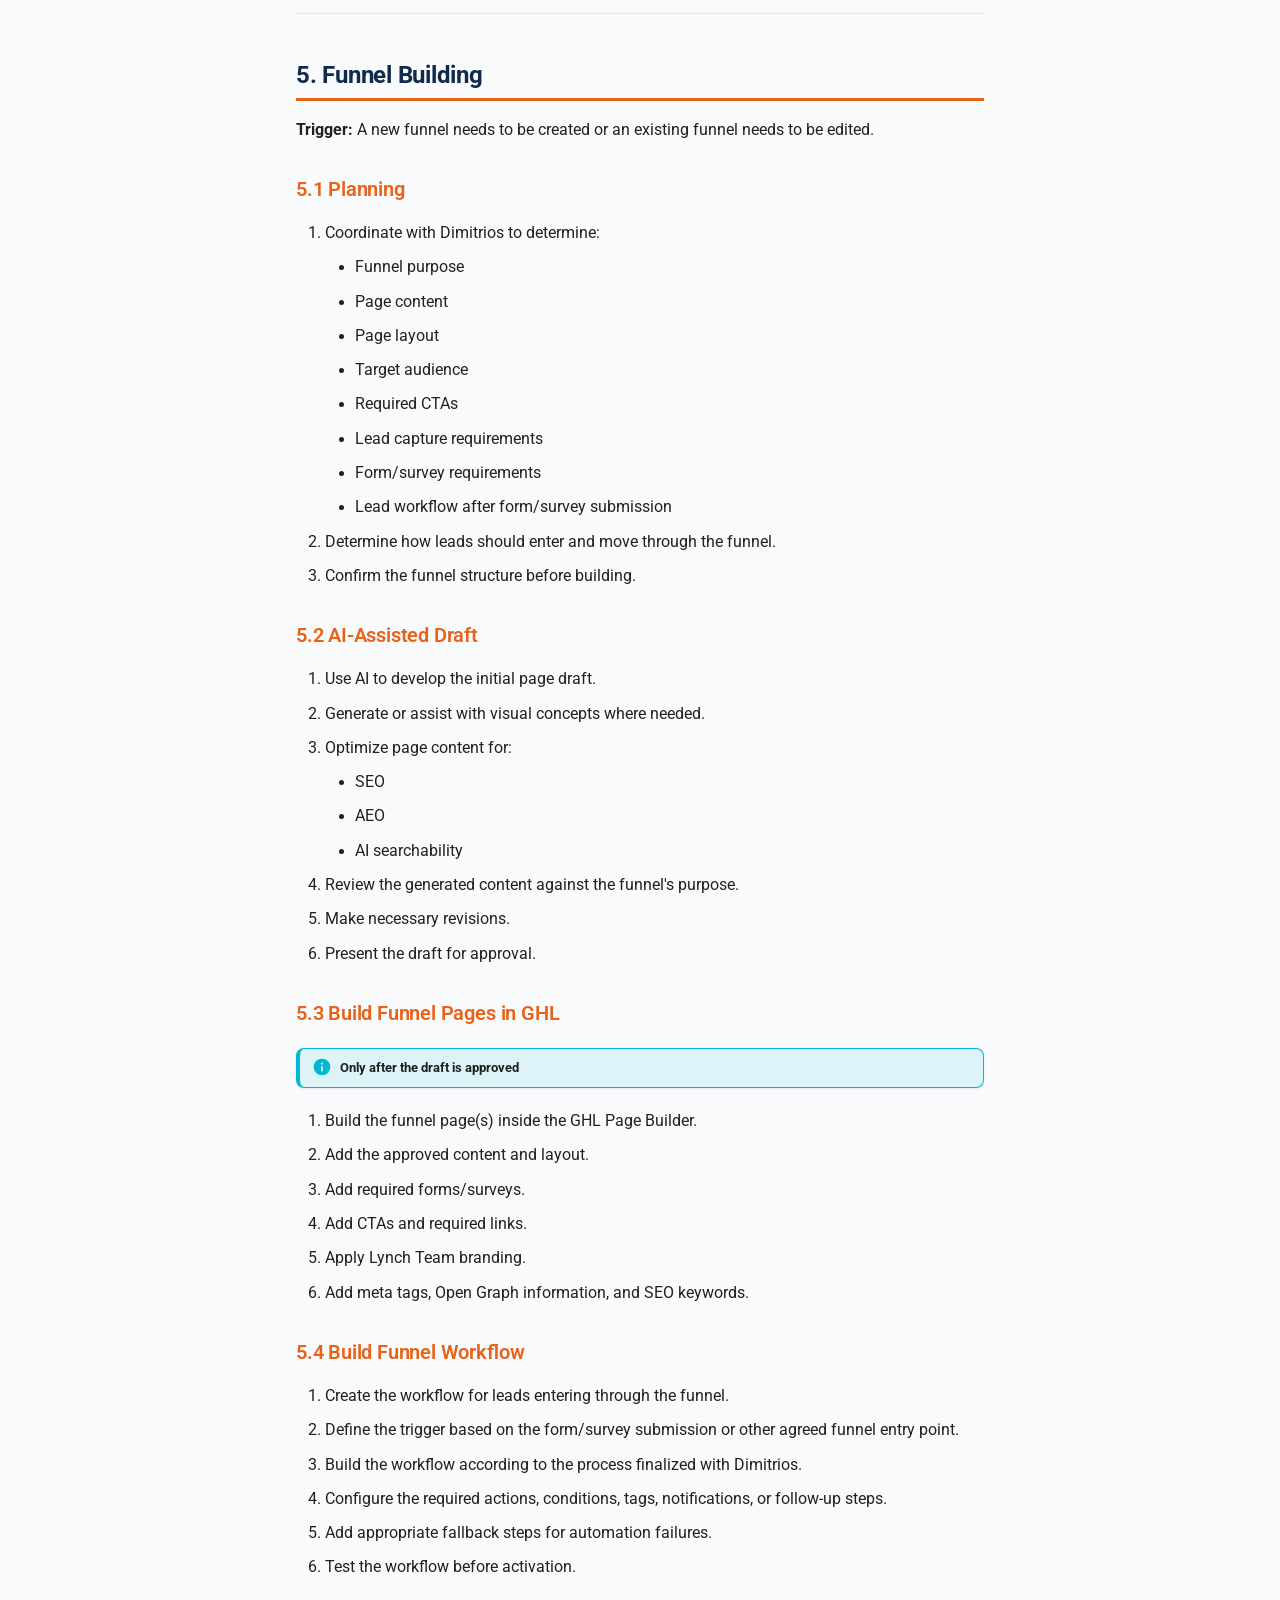
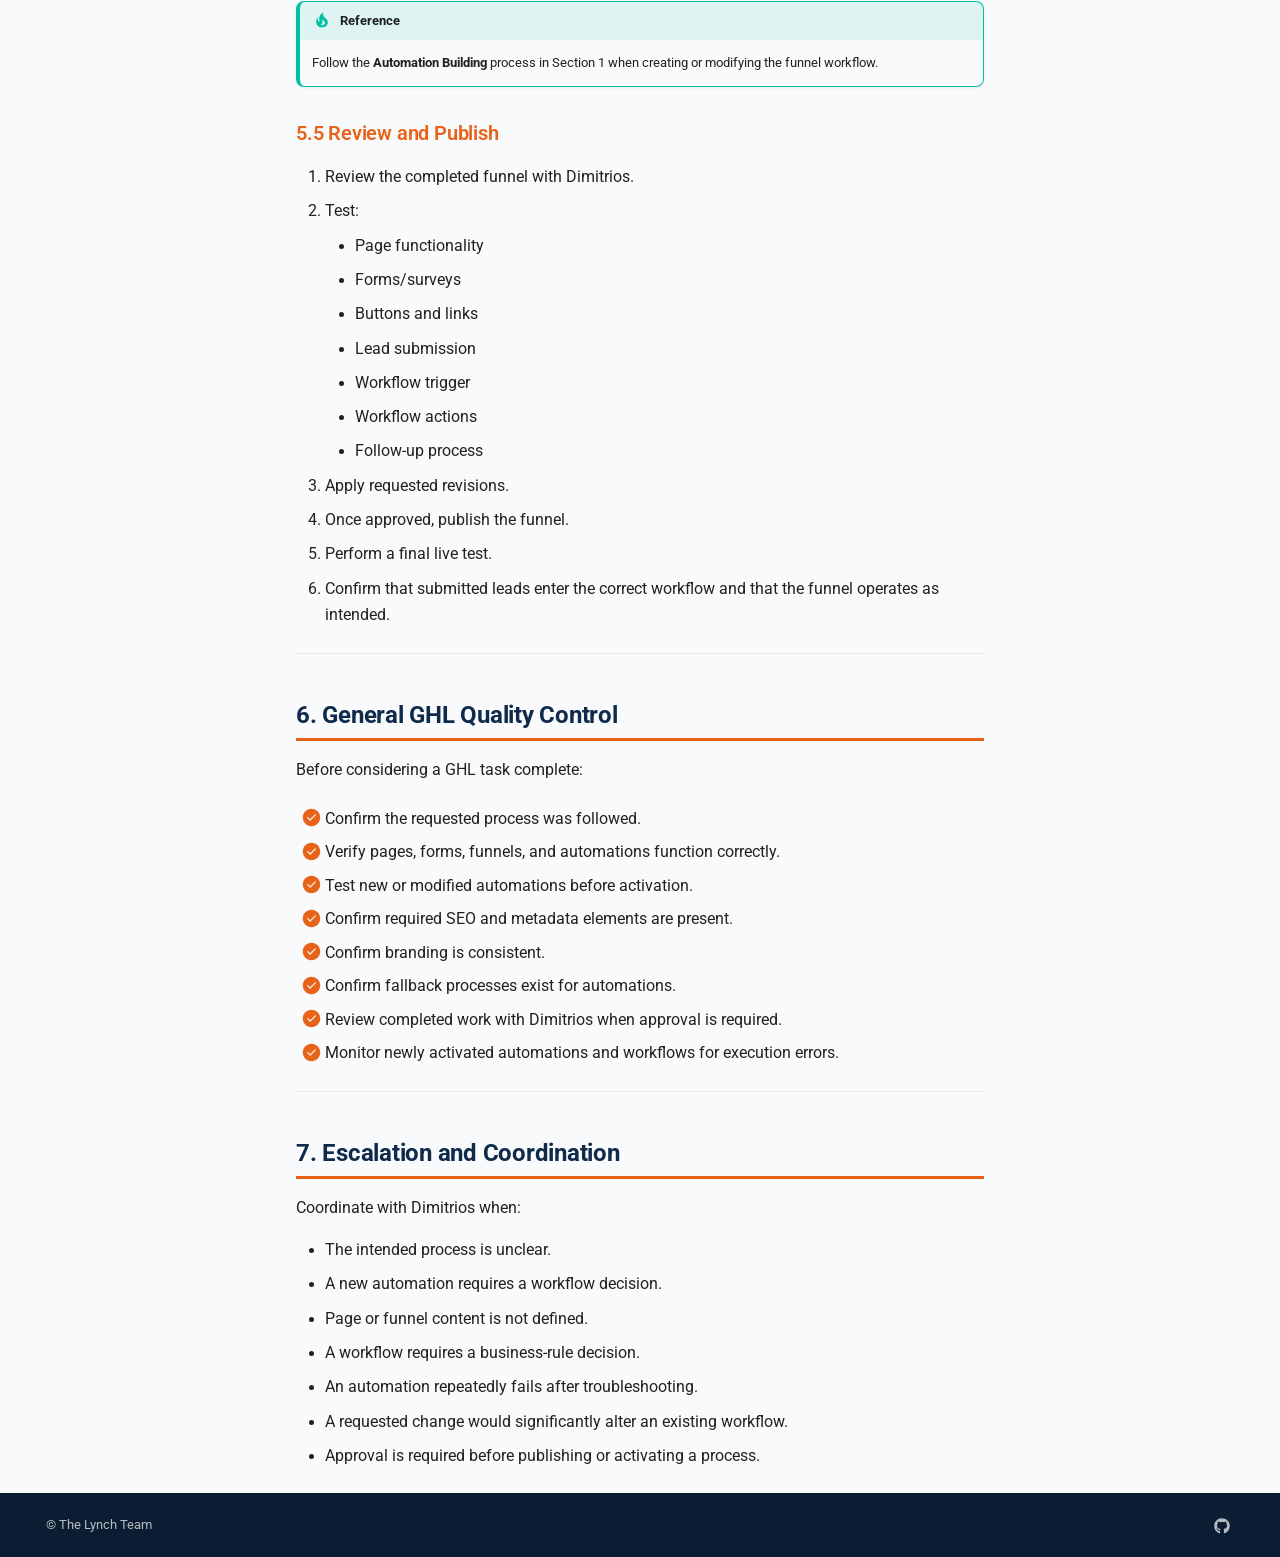
<file: gohighlevel-management/index.html>
<!doctype html>
<html lang="en" class="no-js">
  <head>
    
      <meta charset="utf-8">
      <meta name="viewport" content="width=device-width,initial-scale=1">
      
        <meta name="description" content="Standard Operating Procedures for The Lynch Team">
      
      
      
        <link rel="canonical" href="https://jomelstampstaff.github.io/TheLynchTeamSOP/gohighlevel-management/">
      
      
        <link rel="prev" href="../social-media-video-publishing/">
      
      
        <link rel="next" href="../website-management/">
      
      
        
      
      
      <link rel="icon" href="../assets/images/favicon.png">
      <meta name="generator" content="mkdocs-1.6.1, mkdocs-material-9.7.7">
    
    
      
        <title>GoHighLevel Management - The Lynch Team SOP</title>
      
    
    
      <link rel="stylesheet" href="../assets/stylesheets/main.ec1eaa64.min.css">
      
        
        <link rel="stylesheet" href="../assets/stylesheets/palette.ab4e12ef.min.css">
      
      


    
    
      
    
    
      
        
        
        <link rel="preconnect" href="https://fonts.gstatic.com" crossorigin>
        <link rel="stylesheet" href="https://fonts.googleapis.com/css?family=Roboto:300,300i,400,400i,700,700i%7CRoboto+Mono:400,400i,700,700i&display=fallback">
        <style>:root{--md-text-font:"Roboto";--md-code-font:"Roboto Mono"}</style>
      
    
    
      <link rel="stylesheet" href="../stylesheets/extra.css">
    
    <script>__md_scope=new URL("..",location),__md_hash=e=>[...e].reduce(((e,_)=>(e<<5)-e+_.charCodeAt(0)),0),__md_get=(e,_=localStorage,t=__md_scope)=>JSON.parse(_.getItem(t.pathname+"."+e)),__md_set=(e,_,t=localStorage,a=__md_scope)=>{try{t.setItem(a.pathname+"."+e,JSON.stringify(_))}catch(e){}}</script>
    
      

    
    
  </head>
  
  
    
    
      
    
    
    
    
    <body dir="ltr" data-md-color-scheme="default" data-md-color-primary="custom" data-md-color-accent="custom">
  
    
    <input class="md-toggle" data-md-toggle="drawer" type="checkbox" id="__drawer" autocomplete="off">
    <input class="md-toggle" data-md-toggle="search" type="checkbox" id="__search" autocomplete="off">
    <label class="md-overlay" for="__drawer"></label>
    <div data-md-component="skip">
      
        
        <a href="#gohighlevel-management" class="md-skip">
          Skip to content
        </a>
      
    </div>
    <div data-md-component="announce">
      
    </div>
    
    
      

<header class="md-header" data-md-component="header">
  <nav class="md-header__inner md-grid" aria-label="Header">
    <a href=".." title="The Lynch Team SOP" class="md-header__button md-logo" aria-label="The Lynch Team SOP" data-md-component="logo">
      
  
  <svg xmlns="http://www.w3.org/2000/svg" viewBox="0 0 24 24"><path d="M12 8a3 3 0 0 0 3-3 3 3 0 0 0-3-3 3 3 0 0 0-3 3 3 3 0 0 0 3 3m0 3.54C9.64 9.35 6.5 8 3 8v11c3.5 0 6.64 1.35 9 3.54 2.36-2.19 5.5-3.54 9-3.54V8c-3.5 0-6.64 1.35-9 3.54"/></svg>

    </a>
    <label class="md-header__button md-icon" for="__drawer">
      
      <svg xmlns="http://www.w3.org/2000/svg" viewBox="0 0 24 24"><path d="M3 6h18v2H3zm0 5h18v2H3zm0 5h18v2H3z"/></svg>
    </label>
    <div class="md-header__title" data-md-component="header-title">
      <div class="md-header__ellipsis">
        <div class="md-header__topic">
          <span class="md-ellipsis">
            The Lynch Team SOP
          </span>
        </div>
        <div class="md-header__topic" data-md-component="header-topic">
          <span class="md-ellipsis">
            
              GoHighLevel Management
            
          </span>
        </div>
      </div>
    </div>
    
      
        <form class="md-header__option" data-md-component="palette">
  
    
    
    
    <input class="md-option" data-md-color-media="(prefers-color-scheme: light)" data-md-color-scheme="default" data-md-color-primary="custom" data-md-color-accent="custom"  aria-label="Switch to dark mode"  type="radio" name="__palette" id="__palette_0">
    
      <label class="md-header__button md-icon" title="Switch to dark mode" for="__palette_1" hidden>
        <svg xmlns="http://www.w3.org/2000/svg" viewBox="0 0 24 24"><path d="m17.75 4.09-2.53 1.94.91 3.06-2.63-1.81-2.63 1.81.91-3.06-2.53-1.94L12.44 4l1.06-3 1.06 3zm3.5 6.91-1.64 1.25.59 1.98-1.7-1.17-1.7 1.17.59-1.98L15.75 11l2.06-.05L18.5 9l.69 1.95zm-2.28 4.95c.83-.08 1.72 1.1 1.19 1.85-.32.45-.66.87-1.08 1.27C15.17 23 8.84 23 4.94 19.07c-3.91-3.9-3.91-10.24 0-14.14.4-.4.82-.76 1.27-1.08.75-.53 1.93.36 1.85 1.19-.27 2.86.69 5.83 2.89 8.02a9.96 9.96 0 0 0 8.02 2.89m-1.64 2.02a12.08 12.08 0 0 1-7.8-3.47c-2.17-2.19-3.33-5-3.49-7.82-2.81 3.14-2.7 7.96.31 10.98 3.02 3.01 7.84 3.12 10.98.31"/></svg>
      </label>
    
  
    
    
    
    <input class="md-option" data-md-color-media="(prefers-color-scheme: dark)" data-md-color-scheme="slate" data-md-color-primary="custom" data-md-color-accent="custom"  aria-label="Switch to light mode"  type="radio" name="__palette" id="__palette_1">
    
      <label class="md-header__button md-icon" title="Switch to light mode" for="__palette_0" hidden>
        <svg xmlns="http://www.w3.org/2000/svg" viewBox="0 0 24 24"><path d="M12 7a5 5 0 0 1 5 5 5 5 0 0 1-5 5 5 5 0 0 1-5-5 5 5 0 0 1 5-5m0 2a3 3 0 0 0-3 3 3 3 0 0 0 3 3 3 3 0 0 0 3-3 3 3 0 0 0-3-3m0-7 2.39 3.42C13.65 5.15 12.84 5 12 5s-1.65.15-2.39.42zM3.34 7l4.16-.35A7.2 7.2 0 0 0 5.94 8.5c-.44.74-.69 1.5-.83 2.29zm.02 10 1.76-3.77a7.131 7.131 0 0 0 2.38 4.14zM20.65 7l-1.77 3.79a7.02 7.02 0 0 0-2.38-4.15zm-.01 10-4.14.36c.59-.51 1.12-1.14 1.54-1.86.42-.73.69-1.5.83-2.29zM12 22l-2.41-3.44c.74.27 1.55.44 2.41.44.82 0 1.63-.17 2.37-.44z"/></svg>
      </label>
    
  
</form>
      
    
    
      <script>var palette=__md_get("__palette");if(palette&&palette.color){if("(prefers-color-scheme)"===palette.color.media){var media=matchMedia("(prefers-color-scheme: light)"),input=document.querySelector(media.matches?"[data-md-color-media='(prefers-color-scheme: light)']":"[data-md-color-media='(prefers-color-scheme: dark)']");palette.color.media=input.getAttribute("data-md-color-media"),palette.color.scheme=input.getAttribute("data-md-color-scheme"),palette.color.primary=input.getAttribute("data-md-color-primary"),palette.color.accent=input.getAttribute("data-md-color-accent")}for(var[key,value]of Object.entries(palette.color))document.body.setAttribute("data-md-color-"+key,value)}</script>
    
    
    
      
      
        <label class="md-header__button md-icon" for="__search">
          
          <svg xmlns="http://www.w3.org/2000/svg" viewBox="0 0 24 24"><path d="M9.5 3A6.5 6.5 0 0 1 16 9.5c0 1.61-.59 3.09-1.56 4.23l.27.27h.79l5 5-1.5 1.5-5-5v-.79l-.27-.27A6.52 6.52 0 0 1 9.5 16 6.5 6.5 0 0 1 3 9.5 6.5 6.5 0 0 1 9.5 3m0 2C7 5 5 7 5 9.5S7 14 9.5 14 14 12 14 9.5 12 5 9.5 5"/></svg>
        </label>
        <div class="md-search" data-md-component="search" role="dialog">
  <label class="md-search__overlay" for="__search"></label>
  <div class="md-search__inner" role="search">
    <form class="md-search__form" name="search">
      <input type="text" class="md-search__input" name="query" aria-label="Search" placeholder="Search" autocapitalize="off" autocorrect="off" autocomplete="off" spellcheck="false" data-md-component="search-query" required>
      <label class="md-search__icon md-icon" for="__search">
        
        <svg xmlns="http://www.w3.org/2000/svg" viewBox="0 0 24 24"><path d="M9.5 3A6.5 6.5 0 0 1 16 9.5c0 1.61-.59 3.09-1.56 4.23l.27.27h.79l5 5-1.5 1.5-5-5v-.79l-.27-.27A6.52 6.52 0 0 1 9.5 16 6.5 6.5 0 0 1 3 9.5 6.5 6.5 0 0 1 9.5 3m0 2C7 5 5 7 5 9.5S7 14 9.5 14 14 12 14 9.5 12 5 9.5 5"/></svg>
        
        <svg xmlns="http://www.w3.org/2000/svg" viewBox="0 0 24 24"><path d="M20 11v2H8l5.5 5.5-1.42 1.42L4.16 12l7.92-7.92L13.5 5.5 8 11z"/></svg>
      </label>
      <nav class="md-search__options" aria-label="Search">
        
        <button type="reset" class="md-search__icon md-icon" title="Clear" aria-label="Clear" tabindex="-1">
          
          <svg xmlns="http://www.w3.org/2000/svg" viewBox="0 0 24 24"><path d="M19 6.41 17.59 5 12 10.59 6.41 5 5 6.41 10.59 12 5 17.59 6.41 19 12 13.41 17.59 19 19 17.59 13.41 12z"/></svg>
        </button>
      </nav>
      
        <div class="md-search__suggest" data-md-component="search-suggest"></div>
      
    </form>
    <div class="md-search__output">
      <div class="md-search__scrollwrap" tabindex="0" data-md-scrollfix>
        <div class="md-search-result" data-md-component="search-result">
          <div class="md-search-result__meta">
            Initializing search
          </div>
          <ol class="md-search-result__list" role="presentation"></ol>
        </div>
      </div>
    </div>
  </div>
</div>
      
    
    
      <div class="md-header__source">
        <a href="https://github.com/jomelstampstaff/TheLynchTeamSOP" title="Go to repository" class="md-source" data-md-component="source">
  <div class="md-source__icon md-icon">
    
    <svg xmlns="http://www.w3.org/2000/svg" viewBox="0 0 448 512"><!--! Font Awesome Free 7.1.0 by @fontawesome - https://fontawesome.com License - https://fontawesome.com/license/free (Icons: CC BY 4.0, Fonts: SIL OFL 1.1, Code: MIT License) Copyright 2025 Fonticons, Inc.--><path d="M439.6 236.1 244 40.5c-5.4-5.5-12.8-8.5-20.4-8.5s-15 3-20.4 8.4L162.5 81l51.5 51.5c27.1-9.1 52.7 16.8 43.4 43.7l49.7 49.7c34.2-11.8 61.2 31 35.5 56.7-26.5 26.5-70.2-2.9-56-37.3L240.3 199v121.9c25.3 12.5 22.3 41.8 9.1 55-6.4 6.4-15.2 10.1-24.3 10.1s-17.8-3.6-24.3-10.1c-17.6-17.6-11.1-46.9 11.2-56v-123c-20.8-8.5-24.6-30.7-18.6-45L142.6 101 8.5 235.1C3 240.6 0 247.9 0 255.5s3 15 8.5 20.4l195.6 195.7c5.4 5.4 12.7 8.4 20.4 8.4s15-3 20.4-8.4l194.7-194.7c5.4-5.4 8.4-12.8 8.4-20.4s-3-15-8.4-20.4"/></svg>
  </div>
  <div class="md-source__repository">
    jomelstampstaff/TheLynchTeamSOP
  </div>
</a>
      </div>
    
  </nav>
  
</header>
    
    <div class="md-container" data-md-component="container">
      
      
        
          
            
<nav class="md-tabs" aria-label="Tabs" data-md-component="tabs">
  <div class="md-grid">
    <ul class="md-tabs__list">
      
        
  
  
  
  
    <li class="md-tabs__item">
      <a href=".." class="md-tabs__link">
        
  
  
    
  
  Home

      </a>
    </li>
  

      
        
  
  
  
  
    
    
      <li class="md-tabs__item">
        <a href="../email-marketing-weekly-blast/" class="md-tabs__link">
          
  
  
    
  
  Marketing

        </a>
      </li>
    
  

      
        
  
  
  
    
  
  
    
    
      <li class="md-tabs__item md-tabs__item--active">
        <a href="./" class="md-tabs__link">
          
  
  
    
  
  Systems

        </a>
      </li>
    
  

      
    </ul>
  </div>
</nav>
          
        
      
      <main class="md-main" data-md-component="main">
        <div class="md-main__inner md-grid">
          
            
              
              <div class="md-sidebar md-sidebar--primary" data-md-component="sidebar" data-md-type="navigation" >
                <div class="md-sidebar__scrollwrap">
                  <div class="md-sidebar__inner">
                    


  


<nav class="md-nav md-nav--primary md-nav--lifted" aria-label="Navigation" data-md-level="0">
  <label class="md-nav__title" for="__drawer">
    <a href=".." title="The Lynch Team SOP" class="md-nav__button md-logo" aria-label="The Lynch Team SOP" data-md-component="logo">
      
  
  <svg xmlns="http://www.w3.org/2000/svg" viewBox="0 0 24 24"><path d="M12 8a3 3 0 0 0 3-3 3 3 0 0 0-3-3 3 3 0 0 0-3 3 3 3 0 0 0 3 3m0 3.54C9.64 9.35 6.5 8 3 8v11c3.5 0 6.64 1.35 9 3.54 2.36-2.19 5.5-3.54 9-3.54V8c-3.5 0-6.64 1.35-9 3.54"/></svg>

    </a>
    The Lynch Team SOP
  </label>
  
    <div class="md-nav__source">
      <a href="https://github.com/jomelstampstaff/TheLynchTeamSOP" title="Go to repository" class="md-source" data-md-component="source">
  <div class="md-source__icon md-icon">
    
    <svg xmlns="http://www.w3.org/2000/svg" viewBox="0 0 448 512"><!--! Font Awesome Free 7.1.0 by @fontawesome - https://fontawesome.com License - https://fontawesome.com/license/free (Icons: CC BY 4.0, Fonts: SIL OFL 1.1, Code: MIT License) Copyright 2025 Fonticons, Inc.--><path d="M439.6 236.1 244 40.5c-5.4-5.5-12.8-8.5-20.4-8.5s-15 3-20.4 8.4L162.5 81l51.5 51.5c27.1-9.1 52.7 16.8 43.4 43.7l49.7 49.7c34.2-11.8 61.2 31 35.5 56.7-26.5 26.5-70.2-2.9-56-37.3L240.3 199v121.9c25.3 12.5 22.3 41.8 9.1 55-6.4 6.4-15.2 10.1-24.3 10.1s-17.8-3.6-24.3-10.1c-17.6-17.6-11.1-46.9 11.2-56v-123c-20.8-8.5-24.6-30.7-18.6-45L142.6 101 8.5 235.1C3 240.6 0 247.9 0 255.5s3 15 8.5 20.4l195.6 195.7c5.4 5.4 12.7 8.4 20.4 8.4s15-3 20.4-8.4l194.7-194.7c5.4-5.4 8.4-12.8 8.4-20.4s-3-15-8.4-20.4"/></svg>
  </div>
  <div class="md-source__repository">
    jomelstampstaff/TheLynchTeamSOP
  </div>
</a>
    </div>
  
  <ul class="md-nav__list" data-md-scrollfix>
    
      
      
  
  
  
  
    <li class="md-nav__item">
      <a href=".." class="md-nav__link">
        
  
  
  <span class="md-ellipsis">
    
  
    Home
  

    
  </span>
  
  

      </a>
    </li>
  

    
      
      
  
  
  
  
    
    
      
        
      
        
      
    
    
    
      
      
        
      
    
    
    <li class="md-nav__item md-nav__item--nested">
      
        
        
          
        
        <input class="md-nav__toggle md-toggle md-toggle--indeterminate" type="checkbox" id="__nav_2" >
        
          
          <label class="md-nav__link" for="__nav_2" id="__nav_2_label" tabindex="0">
            
  
  
  <span class="md-ellipsis">
    
  
    Marketing
  

    
  </span>
  
  

            <span class="md-nav__icon md-icon"></span>
          </label>
        
        <nav class="md-nav" data-md-level="1" aria-labelledby="__nav_2_label" aria-expanded="false">
          <label class="md-nav__title" for="__nav_2">
            <span class="md-nav__icon md-icon"></span>
            
  
    Marketing
  

          </label>
          <ul class="md-nav__list" data-md-scrollfix>
            
              
                
  
  
  
  
    <li class="md-nav__item">
      <a href="../email-marketing-weekly-blast/" class="md-nav__link">
        
  
  
  <span class="md-ellipsis">
    
  
    Email Marketing - Weekly Blast
  

    
  </span>
  
  

      </a>
    </li>
  

              
            
              
                
  
  
  
  
    <li class="md-nav__item">
      <a href="../social-media-video-publishing/" class="md-nav__link">
        
  
  
  <span class="md-ellipsis">
    
  
    Social Media Video Publishing
  

    
  </span>
  
  

      </a>
    </li>
  

              
            
          </ul>
        </nav>
      
    </li>
  

    
      
      
  
  
    
  
  
  
    
    
      
        
      
        
      
    
    
    
      
        
        
      
      
        
      
    
    
    <li class="md-nav__item md-nav__item--active md-nav__item--section md-nav__item--nested">
      
        
        
        <input class="md-nav__toggle md-toggle " type="checkbox" id="__nav_3" checked>
        
          
          <label class="md-nav__link" for="__nav_3" id="__nav_3_label" tabindex="">
            
  
  
  <span class="md-ellipsis">
    
  
    Systems
  

    
  </span>
  
  

            <span class="md-nav__icon md-icon"></span>
          </label>
        
        <nav class="md-nav" data-md-level="1" aria-labelledby="__nav_3_label" aria-expanded="true">
          <label class="md-nav__title" for="__nav_3">
            <span class="md-nav__icon md-icon"></span>
            
  
    Systems
  

          </label>
          <ul class="md-nav__list" data-md-scrollfix>
            
              
                
  
  
    
  
  
  
    <li class="md-nav__item md-nav__item--active">
      
      <input class="md-nav__toggle md-toggle" type="checkbox" id="__toc">
      
      
        
      
      
        <label class="md-nav__link md-nav__link--active" for="__toc">
          
  
  
  <span class="md-ellipsis">
    
  
    GoHighLevel Management
  

    
  </span>
  
  

          <span class="md-nav__icon md-icon"></span>
        </label>
      
      <a href="./" class="md-nav__link md-nav__link--active">
        
  
  
  <span class="md-ellipsis">
    
  
    GoHighLevel Management
  

    
  </span>
  
  

      </a>
      
        

<nav class="md-nav md-nav--secondary" aria-label="Table of contents">
  
  
  
    
  
  
    <label class="md-nav__title" for="__toc">
      <span class="md-nav__icon md-icon"></span>
      Table of contents
    </label>
    <ul class="md-nav__list" data-md-component="toc" data-md-scrollfix>
      
        <li class="md-nav__item">
  <a href="#1-automations" class="md-nav__link">
    <span class="md-ellipsis">
      
        1. Automations
      
    </span>
  </a>
  
    <nav class="md-nav" aria-label="1. Automations">
      <ul class="md-nav__list">
        
          <li class="md-nav__item">
  <a href="#11-monitor-existing-automations" class="md-nav__link">
    <span class="md-ellipsis">
      
        1.1 Monitor Existing Automations
      
    </span>
  </a>
  
</li>
        
          <li class="md-nav__item">
  <a href="#12-build-new-automations" class="md-nav__link">
    <span class="md-ellipsis">
      
        1.2 Build New Automations
      
    </span>
  </a>
  
</li>
        
          <li class="md-nav__item">
  <a href="#13-automation-requirements" class="md-nav__link">
    <span class="md-ellipsis">
      
        1.3 Automation Requirements
      
    </span>
  </a>
  
</li>
        
      </ul>
    </nav>
  
</li>
      
        <li class="md-nav__item">
  <a href="#2-contact-management" class="md-nav__link">
    <span class="md-ellipsis">
      
        2. Contact Management
      
    </span>
  </a>
  
    <nav class="md-nav" aria-label="2. Contact Management">
      <ul class="md-nav__list">
        
          <li class="md-nav__item">
  <a href="#monthly-email-marketing-list-cleanup" class="md-nav__link">
    <span class="md-ellipsis">
      
        Monthly Email Marketing List Cleanup
      
    </span>
  </a>
  
</li>
        
      </ul>
    </nav>
  
</li>
      
        <li class="md-nav__item">
  <a href="#3-website-management" class="md-nav__link">
    <span class="md-ellipsis">
      
        3. Website Management
      
    </span>
  </a>
  
    <nav class="md-nav" aria-label="3. Website Management">
      <ul class="md-nav__list">
        
          <li class="md-nav__item">
  <a href="#31-universal-elements" class="md-nav__link">
    <span class="md-ellipsis">
      
        3.1 Universal Elements
      
    </span>
  </a>
  
</li>
        
          <li class="md-nav__item">
  <a href="#32-seo-and-metadata" class="md-nav__link">
    <span class="md-ellipsis">
      
        3.2 SEO and Metadata
      
    </span>
  </a>
  
</li>
        
          <li class="md-nav__item">
  <a href="#33-branding" class="md-nav__link">
    <span class="md-ellipsis">
      
        3.3 Branding
      
    </span>
  </a>
  
</li>
        
      </ul>
    </nav>
  
</li>
      
        <li class="md-nav__item">
  <a href="#4-page-building" class="md-nav__link">
    <span class="md-ellipsis">
      
        4. Page Building
      
    </span>
  </a>
  
    <nav class="md-nav" aria-label="4. Page Building">
      <ul class="md-nav__list">
        
          <li class="md-nav__item">
  <a href="#41-planning" class="md-nav__link">
    <span class="md-ellipsis">
      
        4.1 Planning
      
    </span>
  </a>
  
</li>
        
          <li class="md-nav__item">
  <a href="#42-ai-assisted-draft" class="md-nav__link">
    <span class="md-ellipsis">
      
        4.2 AI-Assisted Draft
      
    </span>
  </a>
  
</li>
        
          <li class="md-nav__item">
  <a href="#43-build-in-ghl" class="md-nav__link">
    <span class="md-ellipsis">
      
        4.3 Build in GHL
      
    </span>
  </a>
  
</li>
        
          <li class="md-nav__item">
  <a href="#44-seo-and-metadata" class="md-nav__link">
    <span class="md-ellipsis">
      
        4.4 SEO and Metadata
      
    </span>
  </a>
  
</li>
        
          <li class="md-nav__item">
  <a href="#45-review-and-publish" class="md-nav__link">
    <span class="md-ellipsis">
      
        4.5 Review and Publish
      
    </span>
  </a>
  
</li>
        
      </ul>
    </nav>
  
</li>
      
        <li class="md-nav__item">
  <a href="#5-funnel-building" class="md-nav__link">
    <span class="md-ellipsis">
      
        5. Funnel Building
      
    </span>
  </a>
  
    <nav class="md-nav" aria-label="5. Funnel Building">
      <ul class="md-nav__list">
        
          <li class="md-nav__item">
  <a href="#51-planning" class="md-nav__link">
    <span class="md-ellipsis">
      
        5.1 Planning
      
    </span>
  </a>
  
</li>
        
          <li class="md-nav__item">
  <a href="#52-ai-assisted-draft" class="md-nav__link">
    <span class="md-ellipsis">
      
        5.2 AI-Assisted Draft
      
    </span>
  </a>
  
</li>
        
          <li class="md-nav__item">
  <a href="#53-build-funnel-pages-in-ghl" class="md-nav__link">
    <span class="md-ellipsis">
      
        5.3 Build Funnel Pages in GHL
      
    </span>
  </a>
  
</li>
        
          <li class="md-nav__item">
  <a href="#54-build-funnel-workflow" class="md-nav__link">
    <span class="md-ellipsis">
      
        5.4 Build Funnel Workflow
      
    </span>
  </a>
  
</li>
        
          <li class="md-nav__item">
  <a href="#55-review-and-publish" class="md-nav__link">
    <span class="md-ellipsis">
      
        5.5 Review and Publish
      
    </span>
  </a>
  
</li>
        
      </ul>
    </nav>
  
</li>
      
        <li class="md-nav__item">
  <a href="#6-general-ghl-quality-control" class="md-nav__link">
    <span class="md-ellipsis">
      
        6. General GHL Quality Control
      
    </span>
  </a>
  
</li>
      
        <li class="md-nav__item">
  <a href="#7-escalation-and-coordination" class="md-nav__link">
    <span class="md-ellipsis">
      
        7. Escalation and Coordination
      
    </span>
  </a>
  
</li>
      
    </ul>
  
</nav>
      
    </li>
  

              
            
              
                
  
  
  
  
    <li class="md-nav__item">
      <a href="../website-management/" class="md-nav__link">
        
  
  
  <span class="md-ellipsis">
    
  
    Website Management
  

    
  </span>
  
  

      </a>
    </li>
  

              
            
          </ul>
        </nav>
      
    </li>
  

    
  </ul>
</nav>
                  </div>
                </div>
              </div>
            
            
              
              <div class="md-sidebar md-sidebar--secondary" data-md-component="sidebar" data-md-type="toc" >
                <div class="md-sidebar__scrollwrap">
                  <div class="md-sidebar__inner">
                    

<nav class="md-nav md-nav--secondary" aria-label="Table of contents">
  
  
  
    
  
  
    <label class="md-nav__title" for="__toc">
      <span class="md-nav__icon md-icon"></span>
      Table of contents
    </label>
    <ul class="md-nav__list" data-md-component="toc" data-md-scrollfix>
      
        <li class="md-nav__item">
  <a href="#1-automations" class="md-nav__link">
    <span class="md-ellipsis">
      
        1. Automations
      
    </span>
  </a>
  
    <nav class="md-nav" aria-label="1. Automations">
      <ul class="md-nav__list">
        
          <li class="md-nav__item">
  <a href="#11-monitor-existing-automations" class="md-nav__link">
    <span class="md-ellipsis">
      
        1.1 Monitor Existing Automations
      
    </span>
  </a>
  
</li>
        
          <li class="md-nav__item">
  <a href="#12-build-new-automations" class="md-nav__link">
    <span class="md-ellipsis">
      
        1.2 Build New Automations
      
    </span>
  </a>
  
</li>
        
          <li class="md-nav__item">
  <a href="#13-automation-requirements" class="md-nav__link">
    <span class="md-ellipsis">
      
        1.3 Automation Requirements
      
    </span>
  </a>
  
</li>
        
      </ul>
    </nav>
  
</li>
      
        <li class="md-nav__item">
  <a href="#2-contact-management" class="md-nav__link">
    <span class="md-ellipsis">
      
        2. Contact Management
      
    </span>
  </a>
  
    <nav class="md-nav" aria-label="2. Contact Management">
      <ul class="md-nav__list">
        
          <li class="md-nav__item">
  <a href="#monthly-email-marketing-list-cleanup" class="md-nav__link">
    <span class="md-ellipsis">
      
        Monthly Email Marketing List Cleanup
      
    </span>
  </a>
  
</li>
        
      </ul>
    </nav>
  
</li>
      
        <li class="md-nav__item">
  <a href="#3-website-management" class="md-nav__link">
    <span class="md-ellipsis">
      
        3. Website Management
      
    </span>
  </a>
  
    <nav class="md-nav" aria-label="3. Website Management">
      <ul class="md-nav__list">
        
          <li class="md-nav__item">
  <a href="#31-universal-elements" class="md-nav__link">
    <span class="md-ellipsis">
      
        3.1 Universal Elements
      
    </span>
  </a>
  
</li>
        
          <li class="md-nav__item">
  <a href="#32-seo-and-metadata" class="md-nav__link">
    <span class="md-ellipsis">
      
        3.2 SEO and Metadata
      
    </span>
  </a>
  
</li>
        
          <li class="md-nav__item">
  <a href="#33-branding" class="md-nav__link">
    <span class="md-ellipsis">
      
        3.3 Branding
      
    </span>
  </a>
  
</li>
        
      </ul>
    </nav>
  
</li>
      
        <li class="md-nav__item">
  <a href="#4-page-building" class="md-nav__link">
    <span class="md-ellipsis">
      
        4. Page Building
      
    </span>
  </a>
  
    <nav class="md-nav" aria-label="4. Page Building">
      <ul class="md-nav__list">
        
          <li class="md-nav__item">
  <a href="#41-planning" class="md-nav__link">
    <span class="md-ellipsis">
      
        4.1 Planning
      
    </span>
  </a>
  
</li>
        
          <li class="md-nav__item">
  <a href="#42-ai-assisted-draft" class="md-nav__link">
    <span class="md-ellipsis">
      
        4.2 AI-Assisted Draft
      
    </span>
  </a>
  
</li>
        
          <li class="md-nav__item">
  <a href="#43-build-in-ghl" class="md-nav__link">
    <span class="md-ellipsis">
      
        4.3 Build in GHL
      
    </span>
  </a>
  
</li>
        
          <li class="md-nav__item">
  <a href="#44-seo-and-metadata" class="md-nav__link">
    <span class="md-ellipsis">
      
        4.4 SEO and Metadata
      
    </span>
  </a>
  
</li>
        
          <li class="md-nav__item">
  <a href="#45-review-and-publish" class="md-nav__link">
    <span class="md-ellipsis">
      
        4.5 Review and Publish
      
    </span>
  </a>
  
</li>
        
      </ul>
    </nav>
  
</li>
      
        <li class="md-nav__item">
  <a href="#5-funnel-building" class="md-nav__link">
    <span class="md-ellipsis">
      
        5. Funnel Building
      
    </span>
  </a>
  
    <nav class="md-nav" aria-label="5. Funnel Building">
      <ul class="md-nav__list">
        
          <li class="md-nav__item">
  <a href="#51-planning" class="md-nav__link">
    <span class="md-ellipsis">
      
        5.1 Planning
      
    </span>
  </a>
  
</li>
        
          <li class="md-nav__item">
  <a href="#52-ai-assisted-draft" class="md-nav__link">
    <span class="md-ellipsis">
      
        5.2 AI-Assisted Draft
      
    </span>
  </a>
  
</li>
        
          <li class="md-nav__item">
  <a href="#53-build-funnel-pages-in-ghl" class="md-nav__link">
    <span class="md-ellipsis">
      
        5.3 Build Funnel Pages in GHL
      
    </span>
  </a>
  
</li>
        
          <li class="md-nav__item">
  <a href="#54-build-funnel-workflow" class="md-nav__link">
    <span class="md-ellipsis">
      
        5.4 Build Funnel Workflow
      
    </span>
  </a>
  
</li>
        
          <li class="md-nav__item">
  <a href="#55-review-and-publish" class="md-nav__link">
    <span class="md-ellipsis">
      
        5.5 Review and Publish
      
    </span>
  </a>
  
</li>
        
      </ul>
    </nav>
  
</li>
      
        <li class="md-nav__item">
  <a href="#6-general-ghl-quality-control" class="md-nav__link">
    <span class="md-ellipsis">
      
        6. General GHL Quality Control
      
    </span>
  </a>
  
</li>
      
        <li class="md-nav__item">
  <a href="#7-escalation-and-coordination" class="md-nav__link">
    <span class="md-ellipsis">
      
        7. Escalation and Coordination
      
    </span>
  </a>
  
</li>
      
    </ul>
  
</nav>
                  </div>
                </div>
              </div>
            
          
          
            <div class="md-content" data-md-component="content">
              
              <article class="md-content__inner md-typeset">
                
                  


  
    <a href="https://github.com/jomelstampstaff/TheLynchTeamSOP/edit/main/docs/gohighlevel-management.md" title="Edit this page" class="md-content__button md-icon" rel="edit">
      
      <svg xmlns="http://www.w3.org/2000/svg" viewBox="0 0 24 24"><path d="M10 20H6V4h7v5h5v3.1l2-2V8l-6-6H6c-1.1 0-2 .9-2 2v16c0 1.1.9 2 2 2h4zm10.2-7c.1 0 .3.1.4.2l1.3 1.3c.2.2.2.6 0 .8l-1 1-2.1-2.1 1-1c.1-.1.2-.2.4-.2m0 3.9L14.1 23H12v-2.1l6.1-6.1z"/></svg>
    </a>
  
  
    
      
    
    <a href="https://github.com/jomelstampstaff/TheLynchTeamSOP/raw/main/docs/gohighlevel-management.md" title="View source of this page" class="md-content__button md-icon">
      
      <svg xmlns="http://www.w3.org/2000/svg" viewBox="0 0 24 24"><path d="M17 18c.56 0 1 .44 1 1s-.44 1-1 1-1-.44-1-1 .44-1 1-1m0-3c-2.73 0-5.06 1.66-6 4 .94 2.34 3.27 4 6 4s5.06-1.66 6-4c-.94-2.34-3.27-4-6-4m0 6.5a2.5 2.5 0 0 1-2.5-2.5 2.5 2.5 0 0 1 2.5-2.5 2.5 2.5 0 0 1 2.5 2.5 2.5 2.5 0 0 1-2.5 2.5M9.27 20H6V4h7v5h5v4.07c.7.08 1.36.25 2 .49V8l-6-6H6a2 2 0 0 0-2 2v16a2 2 0 0 0 2 2h4.5a8.2 8.2 0 0 1-1.23-2"/></svg>
    </a>
  


<h1 id="gohighlevel-management">GoHighLevel Management<a class="headerlink" href="#gohighlevel-management" title="Permanent link">&para;</a></h1>
<p><strong>Owner:</strong> (add name)
<strong>Last reviewed:</strong> (add date)</p>
<p>Standard Operating Procedure for managing GoHighLevel (GHL): automations,
contact management, website, page building, funnels, QC, and escalation.</p>
<hr />
<h2 id="1-automations">1. Automations<a class="headerlink" href="#1-automations" title="Permanent link">&para;</a></h2>
<h3 id="11-monitor-existing-automations">1.1 Monitor Existing Automations<a class="headerlink" href="#11-monitor-existing-automations" title="Permanent link">&para;</a></h3>
<p><strong>Trigger:</strong> Ongoing GHL automation management.</p>
<ol>
<li>Review current GHL automations.</li>
<li>Check automation execution records.</li>
<li>Identify failed, incomplete, or unexpected executions.</li>
<li>Investigate the cause of the error.</li>
<li>Fix the automation as needed.</li>
<li>Test the corrected automation.</li>
<li>Confirm that the automation is executing as intended.</li>
</ol>
<h3 id="12-build-new-automations">1.2 Build New Automations<a class="headerlink" href="#12-build-new-automations" title="Permanent link">&para;</a></h3>
<p><strong>Trigger:</strong> A task inside GHL can be automated.</p>
<ol>
<li>Identify the task or process that may benefit from automation.</li>
<li>Discuss the automation idea with Dimitrios.</li>
<li>Determine:<ul>
<li>What the automation should accomplish.</li>
<li>What process the automation should serve.</li>
<li>What should trigger the automation.</li>
<li>What steps the automation should execute.</li>
<li>What conditions or decisions need to be included.</li>
<li>What the expected final result should be.</li>
</ul>
</li>
<li>Finalize the automation workflow with Dimitrios.</li>
<li>Build the automation in GHL based on the finalized process.</li>
<li>Test-run the automation.</li>
<li>Verify that each step executes in the correct order.</li>
<li>Confirm that the automation produces the intended result.</li>
<li>Add fallback steps for situations where the automation fails or cannot complete an action.</li>
<li>Monitor the automation after activation and correct issues as needed.</li>
</ol>
<h3 id="13-automation-requirements">1.3 Automation Requirements<a class="headerlink" href="#13-automation-requirements" title="Permanent link">&para;</a></h3>
<p>Every automation should have:</p>
<ul>
<li>A defined <strong>trigger</strong>.</li>
<li>A defined <strong>sequence of actions</strong>.</li>
<li><strong>Conditions or decision points</strong> where necessary.</li>
<li>A defined <strong>expected outcome</strong>.</li>
<li>A <strong>fallback process</strong> for failed execution.</li>
<li>A <strong>test run</strong> before being activated.</li>
</ul>
<hr />
<h2 id="2-contact-management">2. Contact Management<a class="headerlink" href="#2-contact-management" title="Permanent link">&para;</a></h2>
<h3 id="monthly-email-marketing-list-cleanup">Monthly Email Marketing List Cleanup<a class="headerlink" href="#monthly-email-marketing-list-cleanup" title="Permanent link">&para;</a></h3>
<p><strong>Trigger:</strong> Monthly</p>
<ol>
<li>Review the current GHL contact database.</li>
<li>Build/update the email marketing list.</li>
<li>Exclude contacts with hard-bounced emails.</li>
<li>Exclude contacts marked as DNC (Do Not Contact).</li>
<li>Verify the resulting list is suitable for email marketing.</li>
<li>Use the cleaned list for future email marketing campaigns.</li>
</ol>
<p><strong>Purpose:</strong> Maintain a cleaner email marketing audience and reduce delivery
issues during email campaigns.</p>
<div class="admonition warning">
<p class="admonition-title">Open Item</p>
<p>Define whether other exclusions should be applied, such as unsubscribed
contacts, invalid email addresses, or other suppression lists.</p>
</div>
<hr />
<h2 id="3-website-management">3. Website Management<a class="headerlink" href="#3-website-management" title="Permanent link">&para;</a></h2>
<h3 id="31-universal-elements">3.1 Universal Elements<a class="headerlink" href="#31-universal-elements" title="Permanent link">&para;</a></h3>
<ol>
<li>Review website pages for elements that can be saved as universal elements.</li>
<li>Convert applicable repeated elements into universal elements.</li>
<li>Check similar elements across all pages.</li>
<li>Replace duplicate elements with the appropriate universal element where applicable.</li>
<li>Confirm that future changes to universal elements can be applied consistently across the site.</li>
</ol>
<h3 id="32-seo-and-metadata">3.2 SEO and Metadata<a class="headerlink" href="#32-seo-and-metadata" title="Permanent link">&para;</a></h3>
<p>Review all website pages and confirm they have:</p>
<ul>
<li>Meta tags</li>
<li>Open Graph information</li>
<li>SEO keywords</li>
</ul>
<p>Update missing or incomplete metadata as needed.</p>
<h3 id="33-branding">3.3 Branding<a class="headerlink" href="#33-branding" title="Permanent link">&para;</a></h3>
<ol>
<li>Review website pages for branding consistency.</li>
<li>Use the established Lynch Team brand colors throughout the site.</li>
<li>Check similar elements across pages for consistent branding.</li>
<li>Correct inconsistent colors or styling where needed.</li>
</ol>
<hr />
<h2 id="4-page-building">4. Page Building<a class="headerlink" href="#4-page-building" title="Permanent link">&para;</a></h2>
<p><strong>Trigger:</strong> A new website page needs to be created or an existing page needs to be edited.</p>
<h3 id="41-planning">4.1 Planning<a class="headerlink" href="#41-planning" title="Permanent link">&para;</a></h3>
<ol>
<li>Coordinate with Dimitrios to determine:<ul>
<li>Page purpose</li>
<li>Page content</li>
<li>Page layout</li>
<li>Required sections</li>
<li>Required CTAs</li>
<li>Intended audience</li>
</ul>
</li>
<li>Confirm the page direction before building.</li>
</ol>
<h3 id="42-ai-assisted-draft">4.2 AI-Assisted Draft<a class="headerlink" href="#42-ai-assisted-draft" title="Permanent link">&para;</a></h3>
<ol>
<li>Use AI to develop the initial page draft.</li>
<li>Generate or assist with visual concepts where needed.</li>
<li>Optimize page content for:<ul>
<li>SEO</li>
<li>AEO</li>
<li>AI searchability</li>
</ul>
</li>
<li>Review the generated content against the intended purpose of the page.</li>
<li>Make necessary revisions.</li>
<li>Present the draft for approval.</li>
</ol>
<h3 id="43-build-in-ghl">4.3 Build in GHL<a class="headerlink" href="#43-build-in-ghl" title="Permanent link">&para;</a></h3>
<div class="admonition info">
<p class="admonition-title">Only after the draft is approved</p>
</div>
<ol>
<li>Build the page inside the GHL Page Builder.</li>
<li>Add the approved content.</li>
<li>Add the approved layout and visual elements.</li>
<li>Add required CTAs and links.</li>
<li>Apply Lynch Team branding.</li>
</ol>
<h3 id="44-seo-and-metadata">4.4 SEO and Metadata<a class="headerlink" href="#44-seo-and-metadata" title="Permanent link">&para;</a></h3>
<p>Add:</p>
<ul>
<li>Meta tags</li>
<li>Open Graph information</li>
<li>SEO keywords</li>
</ul>
<h3 id="45-review-and-publish">4.5 Review and Publish<a class="headerlink" href="#45-review-and-publish" title="Permanent link">&para;</a></h3>
<ol>
<li>Review the completed page with Dimitrios.</li>
<li>Apply requested revisions.</li>
<li>Recheck page content, layout, links, and metadata.</li>
<li>Once approved, publish the page.</li>
<li>Confirm the published page is functioning correctly.</li>
</ol>
<hr />
<h2 id="5-funnel-building">5. Funnel Building<a class="headerlink" href="#5-funnel-building" title="Permanent link">&para;</a></h2>
<p><strong>Trigger:</strong> A new funnel needs to be created or an existing funnel needs to be edited.</p>
<h3 id="51-planning">5.1 Planning<a class="headerlink" href="#51-planning" title="Permanent link">&para;</a></h3>
<ol>
<li>Coordinate with Dimitrios to determine:<ul>
<li>Funnel purpose</li>
<li>Page content</li>
<li>Page layout</li>
<li>Target audience</li>
<li>Required CTAs</li>
<li>Lead capture requirements</li>
<li>Form/survey requirements</li>
<li>Lead workflow after form/survey submission</li>
</ul>
</li>
<li>Determine how leads should enter and move through the funnel.</li>
<li>Confirm the funnel structure before building.</li>
</ol>
<h3 id="52-ai-assisted-draft">5.2 AI-Assisted Draft<a class="headerlink" href="#52-ai-assisted-draft" title="Permanent link">&para;</a></h3>
<ol>
<li>Use AI to develop the initial page draft.</li>
<li>Generate or assist with visual concepts where needed.</li>
<li>Optimize page content for:<ul>
<li>SEO</li>
<li>AEO</li>
<li>AI searchability</li>
</ul>
</li>
<li>Review the generated content against the funnel's purpose.</li>
<li>Make necessary revisions.</li>
<li>Present the draft for approval.</li>
</ol>
<h3 id="53-build-funnel-pages-in-ghl">5.3 Build Funnel Pages in GHL<a class="headerlink" href="#53-build-funnel-pages-in-ghl" title="Permanent link">&para;</a></h3>
<div class="admonition info">
<p class="admonition-title">Only after the draft is approved</p>
</div>
<ol>
<li>Build the funnel page(s) inside the GHL Page Builder.</li>
<li>Add the approved content and layout.</li>
<li>Add required forms/surveys.</li>
<li>Add CTAs and required links.</li>
<li>Apply Lynch Team branding.</li>
<li>Add meta tags, Open Graph information, and SEO keywords.</li>
</ol>
<h3 id="54-build-funnel-workflow">5.4 Build Funnel Workflow<a class="headerlink" href="#54-build-funnel-workflow" title="Permanent link">&para;</a></h3>
<ol>
<li>Create the workflow for leads entering through the funnel.</li>
<li>Define the trigger based on the form/survey submission or other agreed funnel entry point.</li>
<li>Build the workflow according to the process finalized with Dimitrios.</li>
<li>Configure the required actions, conditions, tags, notifications, or follow-up steps.</li>
<li>Add appropriate fallback steps for automation failures.</li>
<li>Test the workflow before activation.</li>
</ol>
<div class="admonition tip">
<p class="admonition-title">Reference</p>
<p>Follow the <strong>Automation Building</strong> process in Section 1 when creating or
modifying the funnel workflow.</p>
</div>
<h3 id="55-review-and-publish">5.5 Review and Publish<a class="headerlink" href="#55-review-and-publish" title="Permanent link">&para;</a></h3>
<ol>
<li>Review the completed funnel with Dimitrios.</li>
<li>Test:<ul>
<li>Page functionality</li>
<li>Forms/surveys</li>
<li>Buttons and links</li>
<li>Lead submission</li>
<li>Workflow trigger</li>
<li>Workflow actions</li>
<li>Follow-up process</li>
</ul>
</li>
<li>Apply requested revisions.</li>
<li>Once approved, publish the funnel.</li>
<li>Perform a final live test.</li>
<li>Confirm that submitted leads enter the correct workflow and that the funnel operates as intended.</li>
</ol>
<hr />
<h2 id="6-general-ghl-quality-control">6. General GHL Quality Control<a class="headerlink" href="#6-general-ghl-quality-control" title="Permanent link">&para;</a></h2>
<p>Before considering a GHL task complete:</p>
<ul class="task-list">
<li class="task-list-item"><label class="task-list-control"><input type="checkbox" disabled/><span class="task-list-indicator"></span></label> Confirm the requested process was followed.</li>
<li class="task-list-item"><label class="task-list-control"><input type="checkbox" disabled/><span class="task-list-indicator"></span></label> Verify pages, forms, funnels, and automations function correctly.</li>
<li class="task-list-item"><label class="task-list-control"><input type="checkbox" disabled/><span class="task-list-indicator"></span></label> Test new or modified automations before activation.</li>
<li class="task-list-item"><label class="task-list-control"><input type="checkbox" disabled/><span class="task-list-indicator"></span></label> Confirm required SEO and metadata elements are present.</li>
<li class="task-list-item"><label class="task-list-control"><input type="checkbox" disabled/><span class="task-list-indicator"></span></label> Confirm branding is consistent.</li>
<li class="task-list-item"><label class="task-list-control"><input type="checkbox" disabled/><span class="task-list-indicator"></span></label> Confirm fallback processes exist for automations.</li>
<li class="task-list-item"><label class="task-list-control"><input type="checkbox" disabled/><span class="task-list-indicator"></span></label> Review completed work with Dimitrios when approval is required.</li>
<li class="task-list-item"><label class="task-list-control"><input type="checkbox" disabled/><span class="task-list-indicator"></span></label> Monitor newly activated automations and workflows for execution errors.</li>
</ul>
<hr />
<h2 id="7-escalation-and-coordination">7. Escalation and Coordination<a class="headerlink" href="#7-escalation-and-coordination" title="Permanent link">&para;</a></h2>
<p>Coordinate with Dimitrios when:</p>
<ul>
<li>The intended process is unclear.</li>
<li>A new automation requires a workflow decision.</li>
<li>Page or funnel content is not defined.</li>
<li>A workflow requires a business-rule decision.</li>
<li>An automation repeatedly fails after troubleshooting.</li>
<li>A requested change would significantly alter an existing workflow.</li>
<li>Approval is required before publishing or activating a process.</li>
</ul>












                
              </article>
            </div>
          
          
<script>var target=document.getElementById(location.hash.slice(1));target&&target.name&&(target.checked=target.name.startsWith("__tabbed_"))</script>
        </div>
        
          <button type="button" class="md-top md-icon" data-md-component="top" hidden>
  
  <svg xmlns="http://www.w3.org/2000/svg" viewBox="0 0 24 24"><path d="M13 20h-2V8l-5.5 5.5-1.42-1.42L12 4.16l7.92 7.92-1.42 1.42L13 8z"/></svg>
  Back to top
</button>
        
      </main>
      
        <footer class="md-footer">
  
  <div class="md-footer-meta md-typeset">
    <div class="md-footer-meta__inner md-grid">
      <div class="md-copyright">
  
    <div class="md-copyright__highlight">
      © The Lynch Team
    </div>
  
  
</div>
      
        
<div class="md-social">
  
    
    
    
    
      
      
    
    <a href="https://github.com/jomelstampstaff/TheLynchTeamSOP" target="_blank" rel="noopener" title="github.com" class="md-social__link">
      <svg xmlns="http://www.w3.org/2000/svg" viewBox="0 0 512 512"><!--! Font Awesome Free 7.1.0 by @fontawesome - https://fontawesome.com License - https://fontawesome.com/license/free (Icons: CC BY 4.0, Fonts: SIL OFL 1.1, Code: MIT License) Copyright 2025 Fonticons, Inc.--><path d="M173.9 397.4c0 2-2.3 3.6-5.2 3.6-3.3.3-5.6-1.3-5.6-3.6 0-2 2.3-3.6 5.2-3.6 3-.3 5.6 1.3 5.6 3.6m-31.1-4.5c-.7 2 1.3 4.3 4.3 4.9 2.6 1 5.6 0 6.2-2s-1.3-4.3-4.3-5.2c-2.6-.7-5.5.3-6.2 2.3m44.2-1.7c-2.9.7-4.9 2.6-4.6 4.9.3 2 2.9 3.3 5.9 2.6 2.9-.7 4.9-2.6 4.6-4.6-.3-1.9-3-3.2-5.9-2.9M252.8 8C114.1 8 8 113.3 8 252c0 110.9 69.8 205.8 169.5 239.2 12.8 2.3 17.3-5.6 17.3-12.1 0-6.2-.3-40.4-.3-61.4 0 0-70 15-84.7-29.8 0 0-11.4-29.1-27.8-36.6 0 0-22.9-15.7 1.6-15.4 0 0 24.9 2 38.6 25.8 21.9 38.6 58.6 27.5 72.9 20.9 2.3-16 8.8-27.1 16-33.7-55.9-6.2-112.3-14.3-112.3-110.5 0-27.5 7.6-41.3 23.6-58.9-2.6-6.5-11.1-33.3 2.6-67.9 20.9-6.5 69 27 69 27 20-5.6 41.5-8.5 62.8-8.5s42.8 2.9 62.8 8.5c0 0 48.1-33.6 69-27 13.7 34.7 5.2 61.4 2.6 67.9 16 17.7 25.8 31.5 25.8 58.9 0 96.5-58.9 104.2-114.8 110.5 9.2 7.9 17 22.9 17 46.4 0 33.7-.3 75.4-.3 83.6 0 6.5 4.6 14.4 17.3 12.1C436.2 457.8 504 362.9 504 252 504 113.3 391.5 8 252.8 8M105.2 352.9c-1.3 1-1 3.3.7 5.2 1.6 1.6 3.9 2.3 5.2 1 1.3-1 1-3.3-.7-5.2-1.6-1.6-3.9-2.3-5.2-1m-10.8-8.1c-.7 1.3.3 2.9 2.3 3.9 1.6 1 3.6.7 4.3-.7.7-1.3-.3-2.9-2.3-3.9-2-.6-3.6-.3-4.3.7m32.4 35.6c-1.6 1.3-1 4.3 1.3 6.2 2.3 2.3 5.2 2.6 6.5 1 1.3-1.3.7-4.3-1.3-6.2-2.2-2.3-5.2-2.6-6.5-1m-11.4-14.7c-1.6 1-1.6 3.6 0 5.9s4.3 3.3 5.6 2.3c1.6-1.3 1.6-3.9 0-6.2-1.4-2.3-4-3.3-5.6-2"/></svg>
    </a>
  
</div>
      
    </div>
  </div>
</footer>
      
    </div>
    <div class="md-dialog" data-md-component="dialog">
      <div class="md-dialog__inner md-typeset"></div>
    </div>
    
    
    
      
      
      <script id="__config" type="application/json">{"annotate": null, "base": "..", "features": ["navigation.tabs", "navigation.sections", "navigation.expand", "navigation.top", "navigation.indexes", "search.suggest", "search.highlight", "content.action.edit", "content.action.view", "toc.follow"], "search": "../assets/javascripts/workers/search.2c215733.min.js", "tags": null, "translations": {"clipboard.copied": "Copied to clipboard", "clipboard.copy": "Copy to clipboard", "search.result.more.one": "1 more on this page", "search.result.more.other": "# more on this page", "search.result.none": "No matching documents", "search.result.one": "1 matching document", "search.result.other": "# matching documents", "search.result.placeholder": "Type to start searching", "search.result.term.missing": "Missing", "select.version": "Select version"}, "version": null}</script>
    
    
      <script src="../assets/javascripts/bundle.d7400e89.min.js"></script>
      
    
  </body>
</html>
</file>
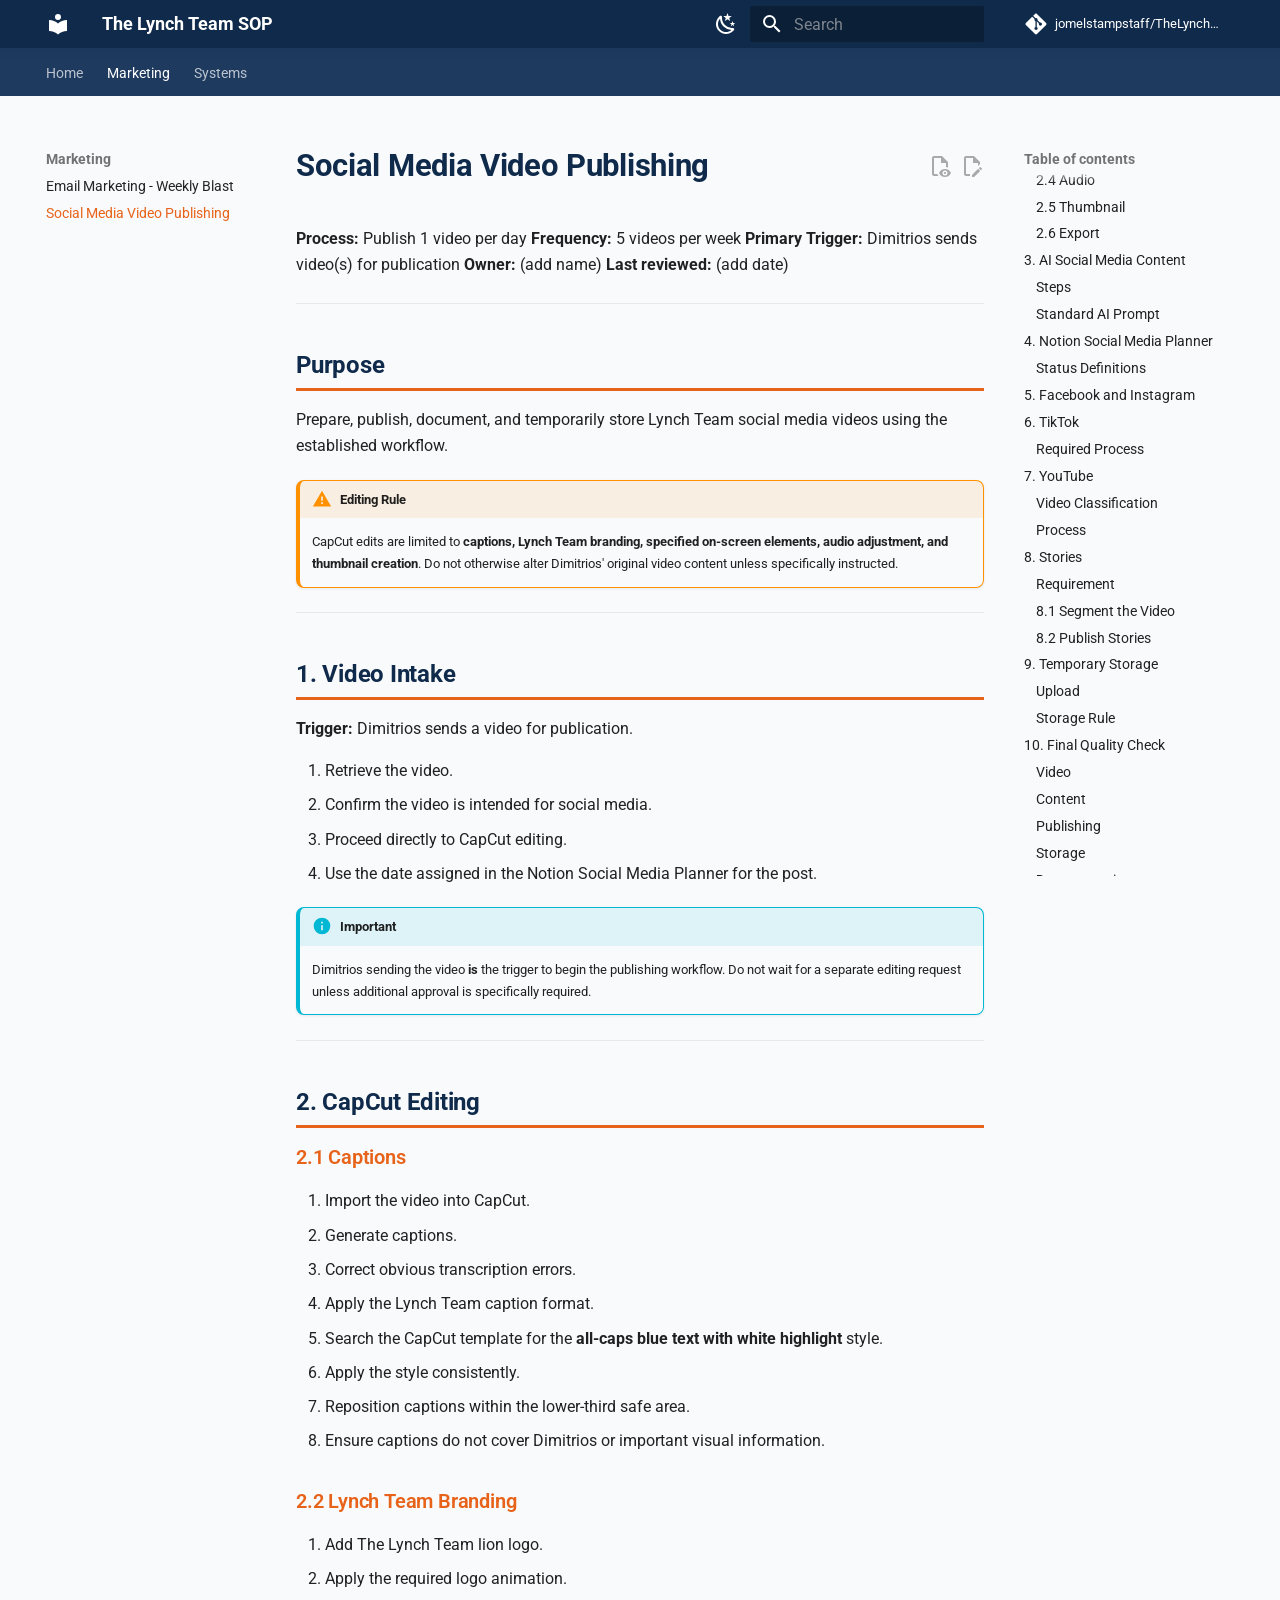
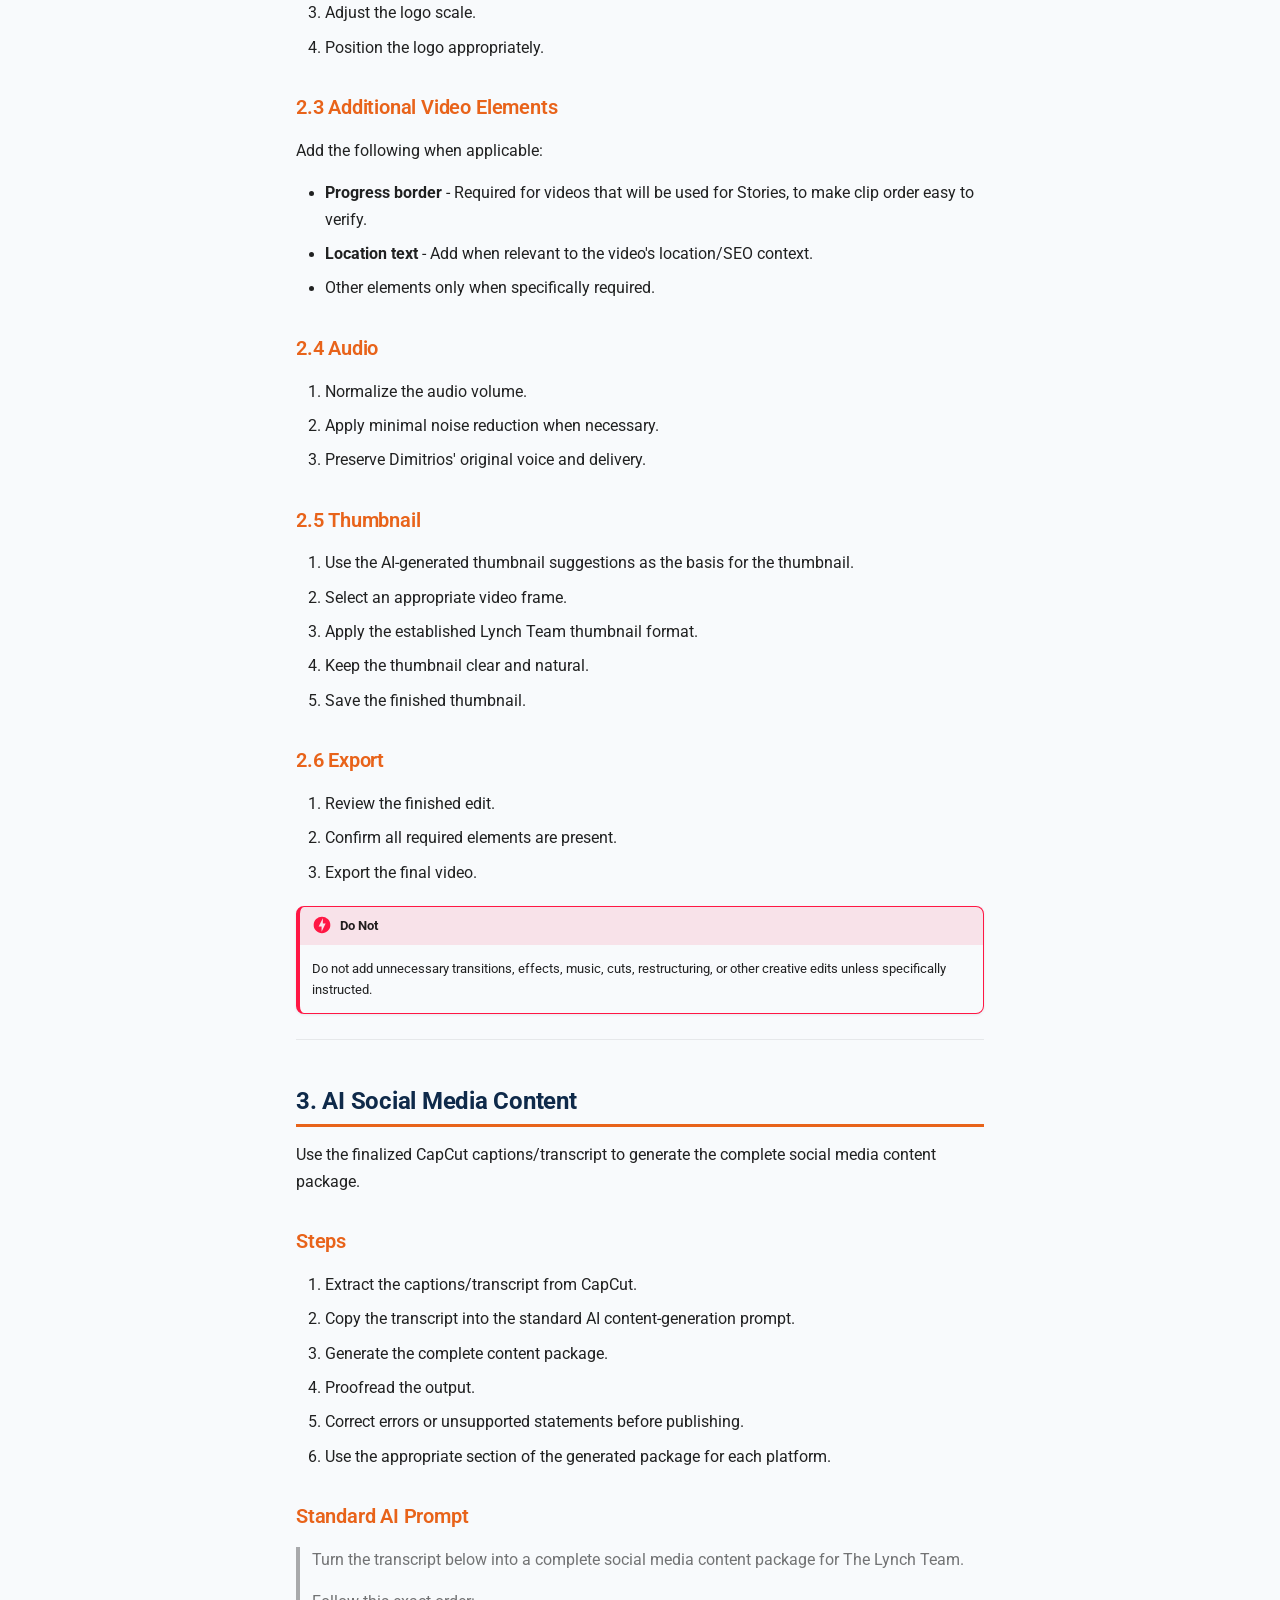
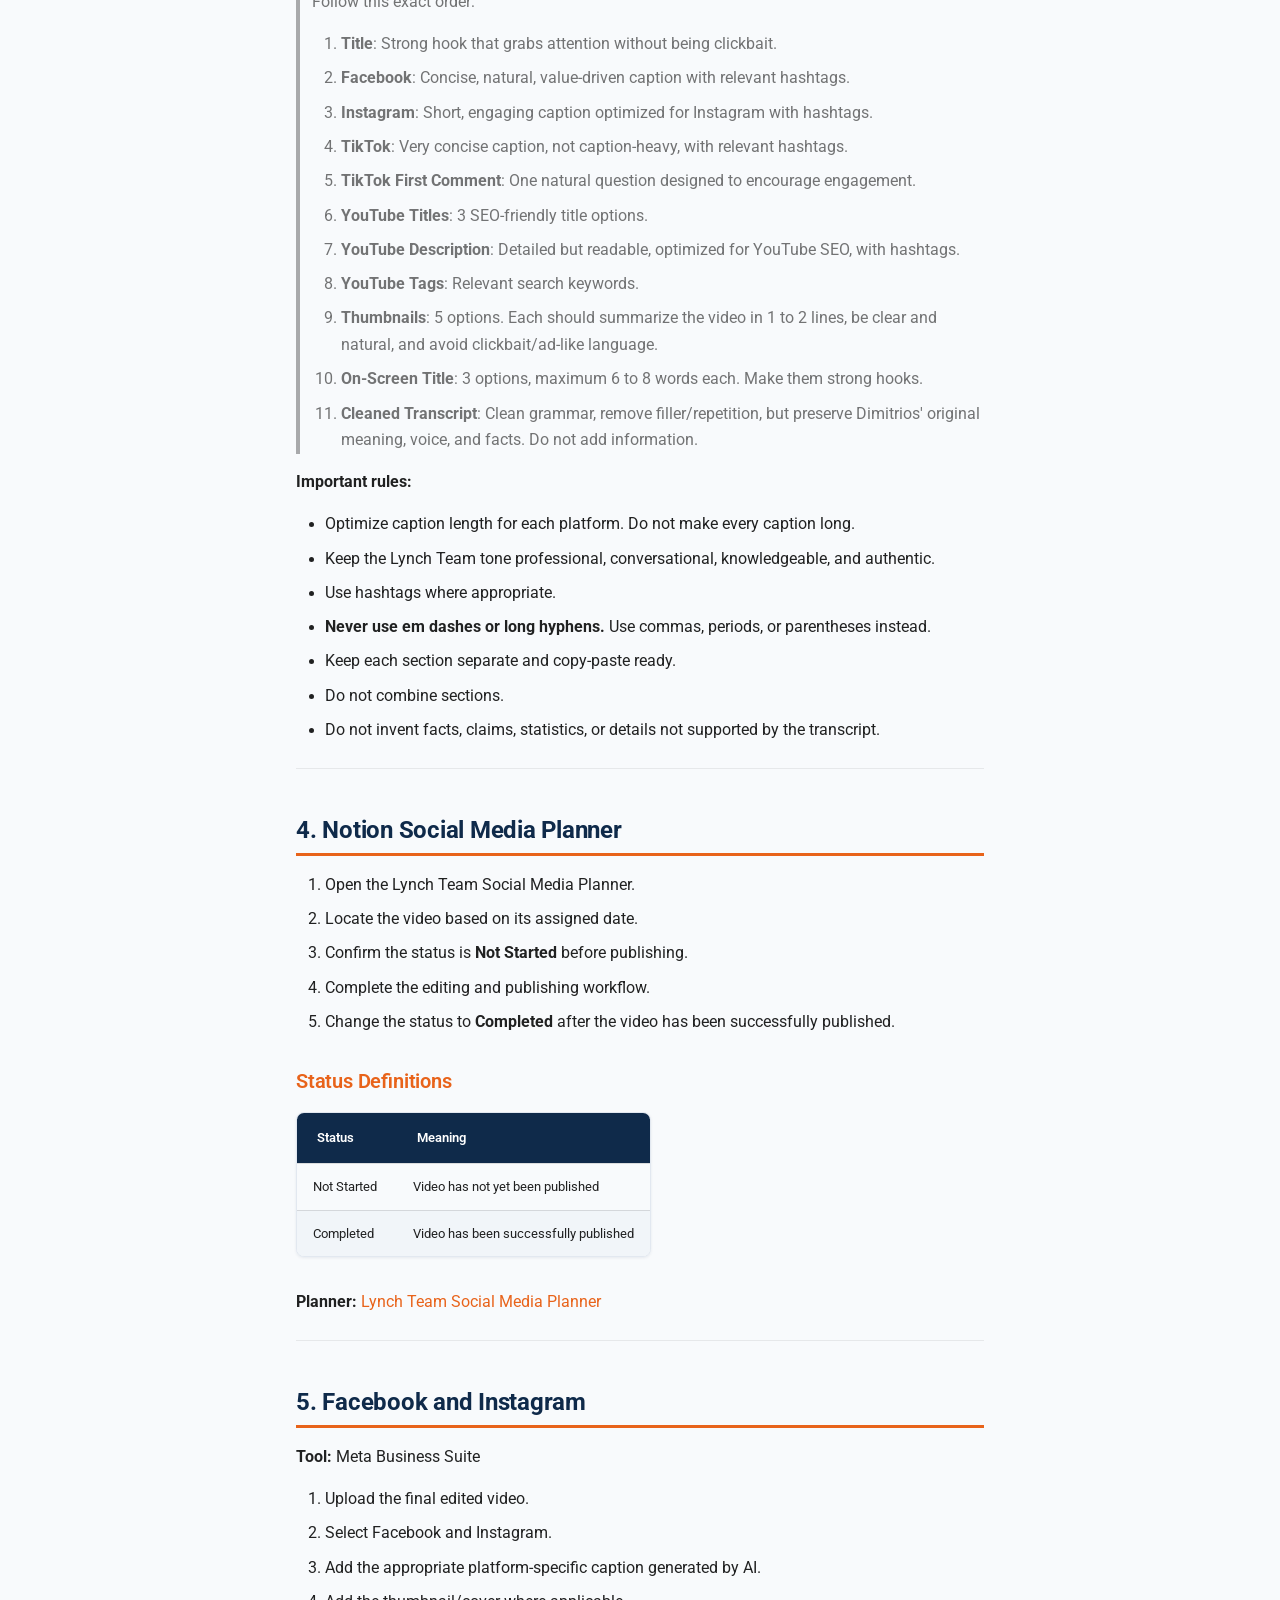
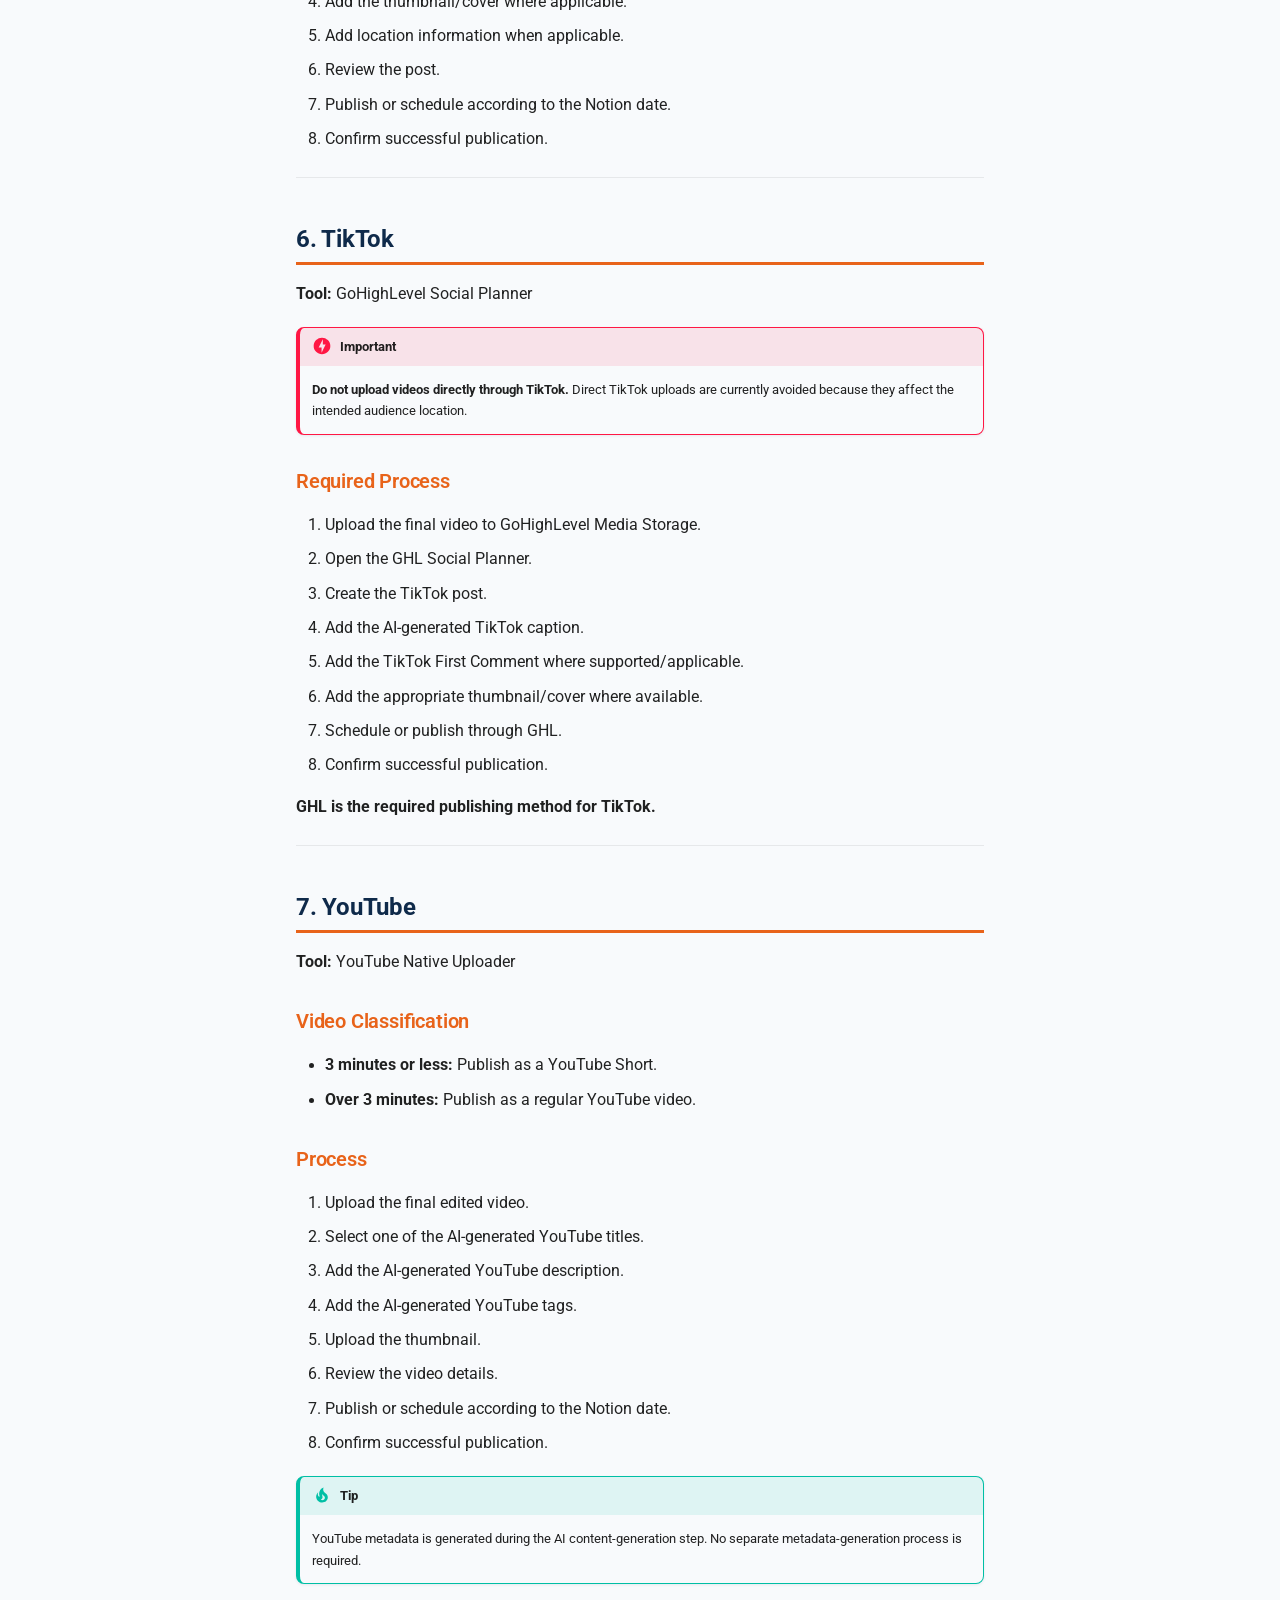
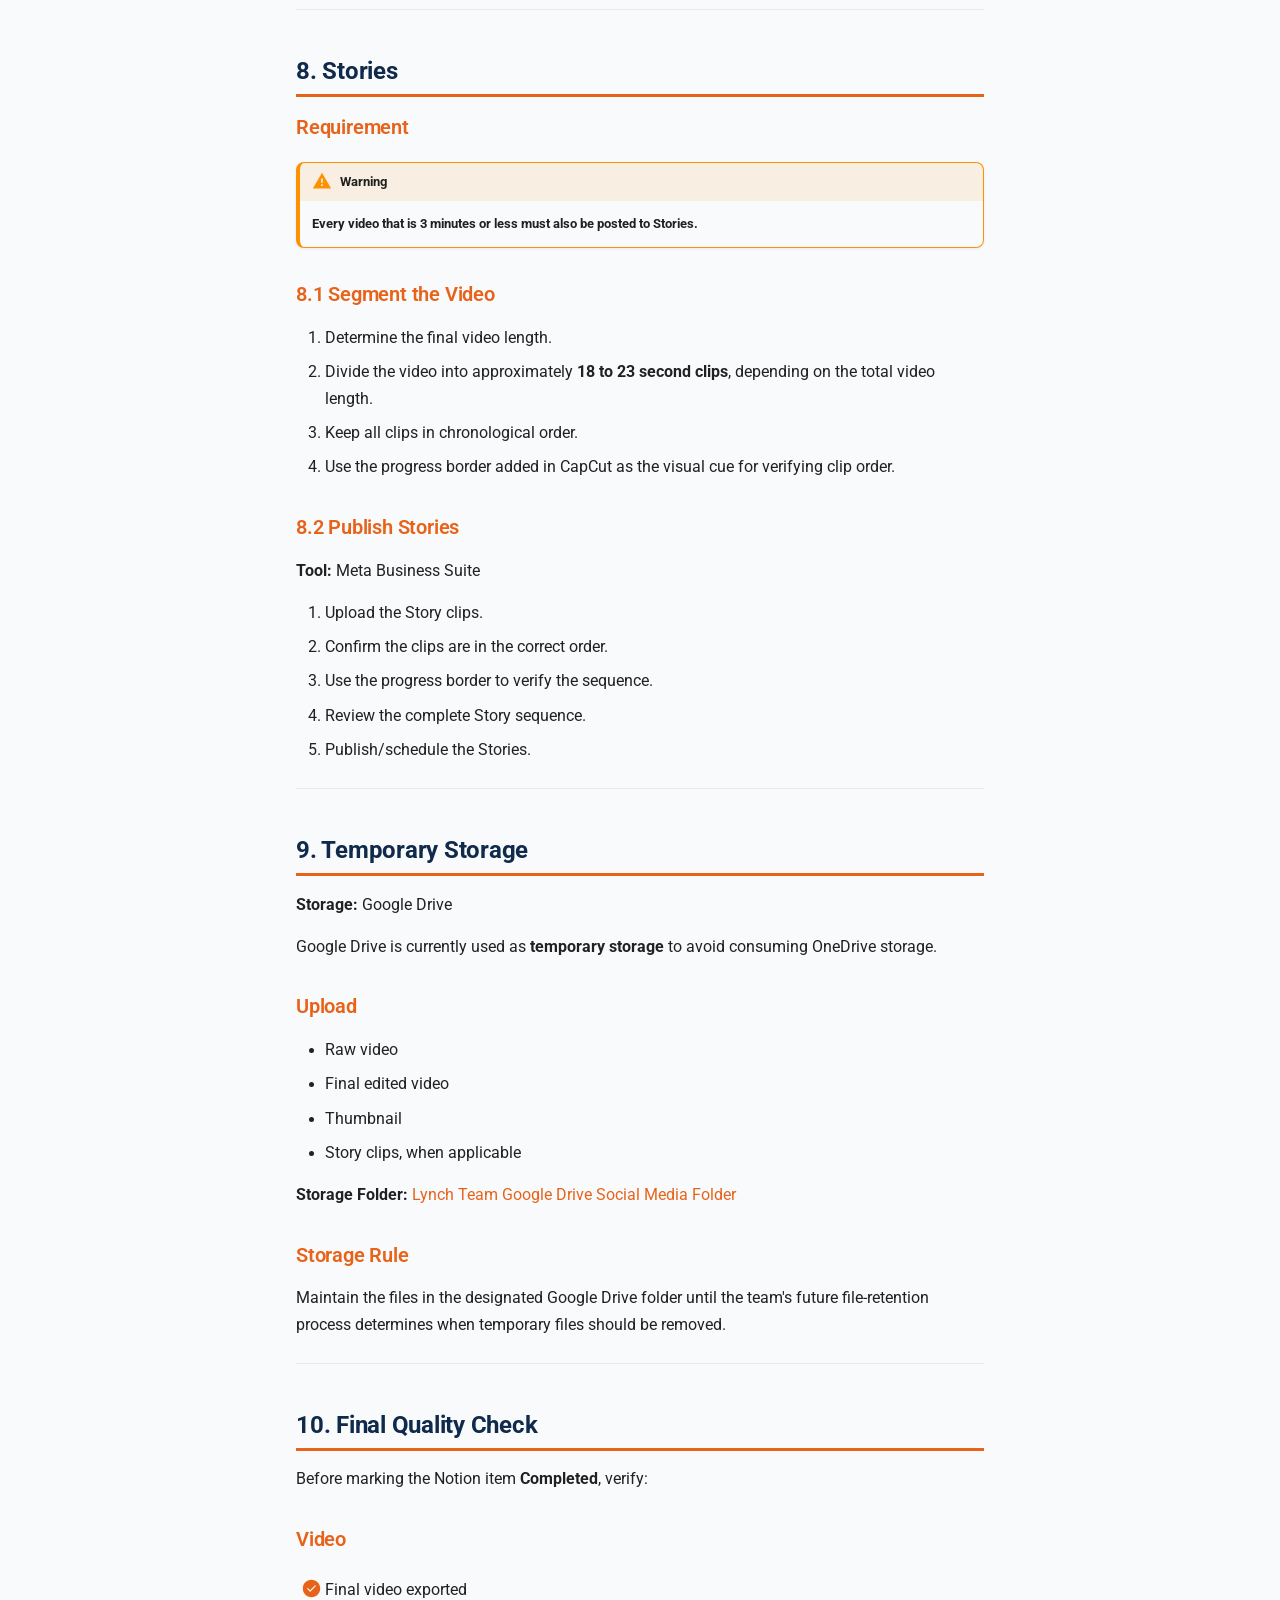
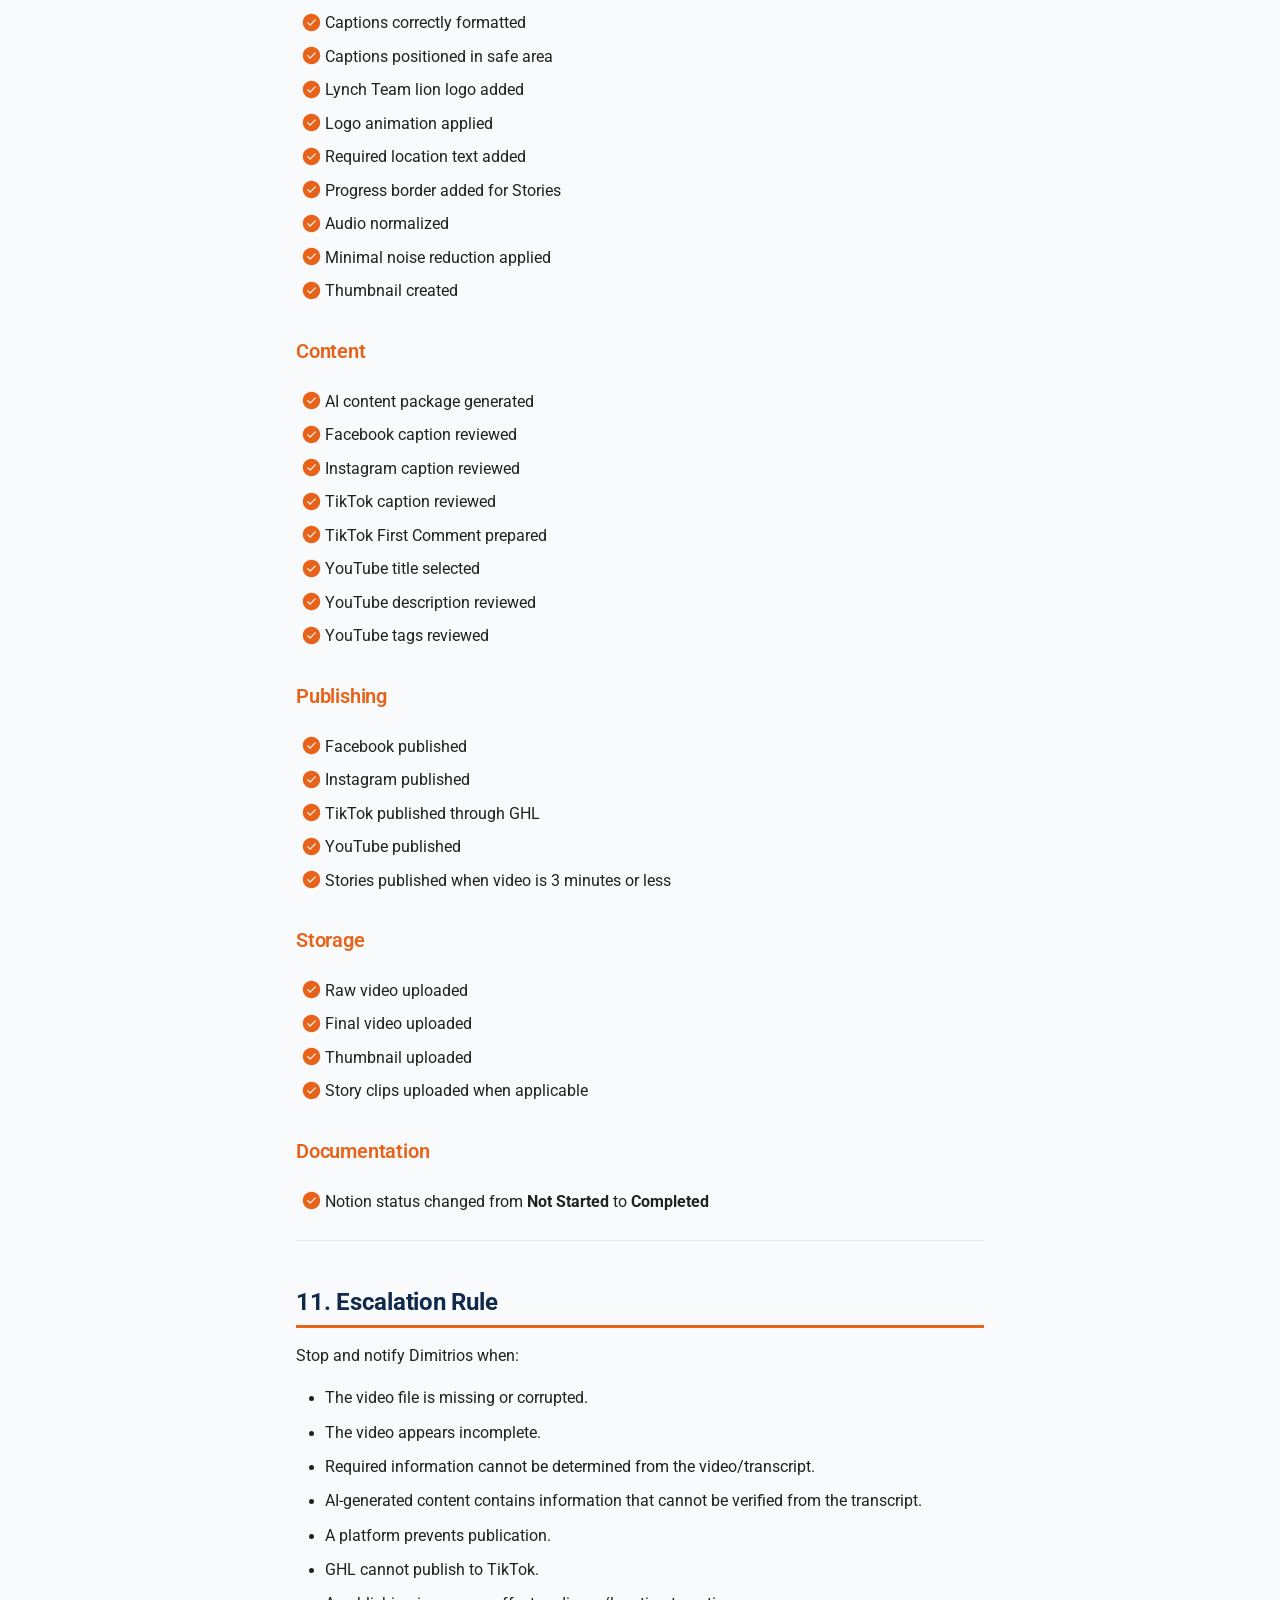
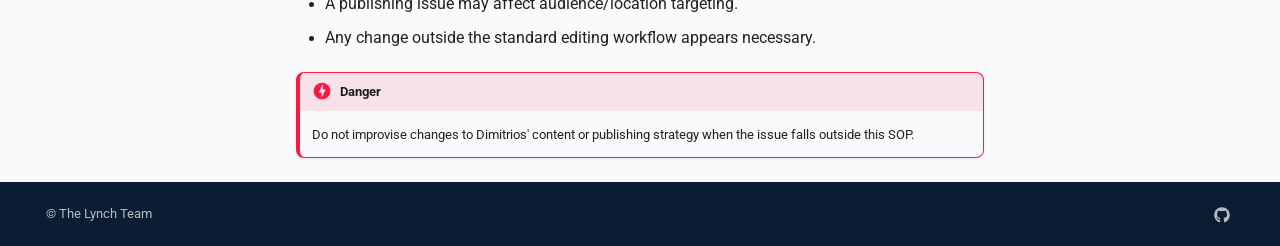
<file: social-media-video-publishing/index.html>
<!doctype html>
<html lang="en" class="no-js">
  <head>
    
      <meta charset="utf-8">
      <meta name="viewport" content="width=device-width,initial-scale=1">
      
        <meta name="description" content="Standard Operating Procedures for The Lynch Team">
      
      
      
        <link rel="canonical" href="https://jomelstampstaff.github.io/TheLynchTeamSOP/social-media-video-publishing/">
      
      
        <link rel="prev" href="../email-marketing-weekly-blast/">
      
      
        <link rel="next" href="../gohighlevel-management/">
      
      
        
      
      
      <link rel="icon" href="../assets/images/favicon.png">
      <meta name="generator" content="mkdocs-1.6.1, mkdocs-material-9.7.7">
    
    
      
        <title>Social Media Video Publishing - The Lynch Team SOP</title>
      
    
    
      <link rel="stylesheet" href="../assets/stylesheets/main.ec1eaa64.min.css">
      
        
        <link rel="stylesheet" href="../assets/stylesheets/palette.ab4e12ef.min.css">
      
      


    
    
      
    
    
      
        
        
        <link rel="preconnect" href="https://fonts.gstatic.com" crossorigin>
        <link rel="stylesheet" href="https://fonts.googleapis.com/css?family=Roboto:300,300i,400,400i,700,700i%7CRoboto+Mono:400,400i,700,700i&display=fallback">
        <style>:root{--md-text-font:"Roboto";--md-code-font:"Roboto Mono"}</style>
      
    
    
      <link rel="stylesheet" href="../stylesheets/extra.css">
    
    <script>__md_scope=new URL("..",location),__md_hash=e=>[...e].reduce(((e,_)=>(e<<5)-e+_.charCodeAt(0)),0),__md_get=(e,_=localStorage,t=__md_scope)=>JSON.parse(_.getItem(t.pathname+"."+e)),__md_set=(e,_,t=localStorage,a=__md_scope)=>{try{t.setItem(a.pathname+"."+e,JSON.stringify(_))}catch(e){}}</script>
    
      

    
    
  </head>
  
  
    
    
      
    
    
    
    
    <body dir="ltr" data-md-color-scheme="default" data-md-color-primary="custom" data-md-color-accent="custom">
  
    
    <input class="md-toggle" data-md-toggle="drawer" type="checkbox" id="__drawer" autocomplete="off">
    <input class="md-toggle" data-md-toggle="search" type="checkbox" id="__search" autocomplete="off">
    <label class="md-overlay" for="__drawer"></label>
    <div data-md-component="skip">
      
        
        <a href="#social-media-video-publishing" class="md-skip">
          Skip to content
        </a>
      
    </div>
    <div data-md-component="announce">
      
    </div>
    
    
      

<header class="md-header" data-md-component="header">
  <nav class="md-header__inner md-grid" aria-label="Header">
    <a href=".." title="The Lynch Team SOP" class="md-header__button md-logo" aria-label="The Lynch Team SOP" data-md-component="logo">
      
  
  <svg xmlns="http://www.w3.org/2000/svg" viewBox="0 0 24 24"><path d="M12 8a3 3 0 0 0 3-3 3 3 0 0 0-3-3 3 3 0 0 0-3 3 3 3 0 0 0 3 3m0 3.54C9.64 9.35 6.5 8 3 8v11c3.5 0 6.64 1.35 9 3.54 2.36-2.19 5.5-3.54 9-3.54V8c-3.5 0-6.64 1.35-9 3.54"/></svg>

    </a>
    <label class="md-header__button md-icon" for="__drawer">
      
      <svg xmlns="http://www.w3.org/2000/svg" viewBox="0 0 24 24"><path d="M3 6h18v2H3zm0 5h18v2H3zm0 5h18v2H3z"/></svg>
    </label>
    <div class="md-header__title" data-md-component="header-title">
      <div class="md-header__ellipsis">
        <div class="md-header__topic">
          <span class="md-ellipsis">
            The Lynch Team SOP
          </span>
        </div>
        <div class="md-header__topic" data-md-component="header-topic">
          <span class="md-ellipsis">
            
              Social Media Video Publishing
            
          </span>
        </div>
      </div>
    </div>
    
      
        <form class="md-header__option" data-md-component="palette">
  
    
    
    
    <input class="md-option" data-md-color-media="(prefers-color-scheme: light)" data-md-color-scheme="default" data-md-color-primary="custom" data-md-color-accent="custom"  aria-label="Switch to dark mode"  type="radio" name="__palette" id="__palette_0">
    
      <label class="md-header__button md-icon" title="Switch to dark mode" for="__palette_1" hidden>
        <svg xmlns="http://www.w3.org/2000/svg" viewBox="0 0 24 24"><path d="m17.75 4.09-2.53 1.94.91 3.06-2.63-1.81-2.63 1.81.91-3.06-2.53-1.94L12.44 4l1.06-3 1.06 3zm3.5 6.91-1.64 1.25.59 1.98-1.7-1.17-1.7 1.17.59-1.98L15.75 11l2.06-.05L18.5 9l.69 1.95zm-2.28 4.95c.83-.08 1.72 1.1 1.19 1.85-.32.45-.66.87-1.08 1.27C15.17 23 8.84 23 4.94 19.07c-3.91-3.9-3.91-10.24 0-14.14.4-.4.82-.76 1.27-1.08.75-.53 1.93.36 1.85 1.19-.27 2.86.69 5.83 2.89 8.02a9.96 9.96 0 0 0 8.02 2.89m-1.64 2.02a12.08 12.08 0 0 1-7.8-3.47c-2.17-2.19-3.33-5-3.49-7.82-2.81 3.14-2.7 7.96.31 10.98 3.02 3.01 7.84 3.12 10.98.31"/></svg>
      </label>
    
  
    
    
    
    <input class="md-option" data-md-color-media="(prefers-color-scheme: dark)" data-md-color-scheme="slate" data-md-color-primary="custom" data-md-color-accent="custom"  aria-label="Switch to light mode"  type="radio" name="__palette" id="__palette_1">
    
      <label class="md-header__button md-icon" title="Switch to light mode" for="__palette_0" hidden>
        <svg xmlns="http://www.w3.org/2000/svg" viewBox="0 0 24 24"><path d="M12 7a5 5 0 0 1 5 5 5 5 0 0 1-5 5 5 5 0 0 1-5-5 5 5 0 0 1 5-5m0 2a3 3 0 0 0-3 3 3 3 0 0 0 3 3 3 3 0 0 0 3-3 3 3 0 0 0-3-3m0-7 2.39 3.42C13.65 5.15 12.84 5 12 5s-1.65.15-2.39.42zM3.34 7l4.16-.35A7.2 7.2 0 0 0 5.94 8.5c-.44.74-.69 1.5-.83 2.29zm.02 10 1.76-3.77a7.131 7.131 0 0 0 2.38 4.14zM20.65 7l-1.77 3.79a7.02 7.02 0 0 0-2.38-4.15zm-.01 10-4.14.36c.59-.51 1.12-1.14 1.54-1.86.42-.73.69-1.5.83-2.29zM12 22l-2.41-3.44c.74.27 1.55.44 2.41.44.82 0 1.63-.17 2.37-.44z"/></svg>
      </label>
    
  
</form>
      
    
    
      <script>var palette=__md_get("__palette");if(palette&&palette.color){if("(prefers-color-scheme)"===palette.color.media){var media=matchMedia("(prefers-color-scheme: light)"),input=document.querySelector(media.matches?"[data-md-color-media='(prefers-color-scheme: light)']":"[data-md-color-media='(prefers-color-scheme: dark)']");palette.color.media=input.getAttribute("data-md-color-media"),palette.color.scheme=input.getAttribute("data-md-color-scheme"),palette.color.primary=input.getAttribute("data-md-color-primary"),palette.color.accent=input.getAttribute("data-md-color-accent")}for(var[key,value]of Object.entries(palette.color))document.body.setAttribute("data-md-color-"+key,value)}</script>
    
    
    
      
      
        <label class="md-header__button md-icon" for="__search">
          
          <svg xmlns="http://www.w3.org/2000/svg" viewBox="0 0 24 24"><path d="M9.5 3A6.5 6.5 0 0 1 16 9.5c0 1.61-.59 3.09-1.56 4.23l.27.27h.79l5 5-1.5 1.5-5-5v-.79l-.27-.27A6.52 6.52 0 0 1 9.5 16 6.5 6.5 0 0 1 3 9.5 6.5 6.5 0 0 1 9.5 3m0 2C7 5 5 7 5 9.5S7 14 9.5 14 14 12 14 9.5 12 5 9.5 5"/></svg>
        </label>
        <div class="md-search" data-md-component="search" role="dialog">
  <label class="md-search__overlay" for="__search"></label>
  <div class="md-search__inner" role="search">
    <form class="md-search__form" name="search">
      <input type="text" class="md-search__input" name="query" aria-label="Search" placeholder="Search" autocapitalize="off" autocorrect="off" autocomplete="off" spellcheck="false" data-md-component="search-query" required>
      <label class="md-search__icon md-icon" for="__search">
        
        <svg xmlns="http://www.w3.org/2000/svg" viewBox="0 0 24 24"><path d="M9.5 3A6.5 6.5 0 0 1 16 9.5c0 1.61-.59 3.09-1.56 4.23l.27.27h.79l5 5-1.5 1.5-5-5v-.79l-.27-.27A6.52 6.52 0 0 1 9.5 16 6.5 6.5 0 0 1 3 9.5 6.5 6.5 0 0 1 9.5 3m0 2C7 5 5 7 5 9.5S7 14 9.5 14 14 12 14 9.5 12 5 9.5 5"/></svg>
        
        <svg xmlns="http://www.w3.org/2000/svg" viewBox="0 0 24 24"><path d="M20 11v2H8l5.5 5.5-1.42 1.42L4.16 12l7.92-7.92L13.5 5.5 8 11z"/></svg>
      </label>
      <nav class="md-search__options" aria-label="Search">
        
        <button type="reset" class="md-search__icon md-icon" title="Clear" aria-label="Clear" tabindex="-1">
          
          <svg xmlns="http://www.w3.org/2000/svg" viewBox="0 0 24 24"><path d="M19 6.41 17.59 5 12 10.59 6.41 5 5 6.41 10.59 12 5 17.59 6.41 19 12 13.41 17.59 19 19 17.59 13.41 12z"/></svg>
        </button>
      </nav>
      
        <div class="md-search__suggest" data-md-component="search-suggest"></div>
      
    </form>
    <div class="md-search__output">
      <div class="md-search__scrollwrap" tabindex="0" data-md-scrollfix>
        <div class="md-search-result" data-md-component="search-result">
          <div class="md-search-result__meta">
            Initializing search
          </div>
          <ol class="md-search-result__list" role="presentation"></ol>
        </div>
      </div>
    </div>
  </div>
</div>
      
    
    
      <div class="md-header__source">
        <a href="https://github.com/jomelstampstaff/TheLynchTeamSOP" title="Go to repository" class="md-source" data-md-component="source">
  <div class="md-source__icon md-icon">
    
    <svg xmlns="http://www.w3.org/2000/svg" viewBox="0 0 448 512"><!--! Font Awesome Free 7.1.0 by @fontawesome - https://fontawesome.com License - https://fontawesome.com/license/free (Icons: CC BY 4.0, Fonts: SIL OFL 1.1, Code: MIT License) Copyright 2025 Fonticons, Inc.--><path d="M439.6 236.1 244 40.5c-5.4-5.5-12.8-8.5-20.4-8.5s-15 3-20.4 8.4L162.5 81l51.5 51.5c27.1-9.1 52.7 16.8 43.4 43.7l49.7 49.7c34.2-11.8 61.2 31 35.5 56.7-26.5 26.5-70.2-2.9-56-37.3L240.3 199v121.9c25.3 12.5 22.3 41.8 9.1 55-6.4 6.4-15.2 10.1-24.3 10.1s-17.8-3.6-24.3-10.1c-17.6-17.6-11.1-46.9 11.2-56v-123c-20.8-8.5-24.6-30.7-18.6-45L142.6 101 8.5 235.1C3 240.6 0 247.9 0 255.5s3 15 8.5 20.4l195.6 195.7c5.4 5.4 12.7 8.4 20.4 8.4s15-3 20.4-8.4l194.7-194.7c5.4-5.4 8.4-12.8 8.4-20.4s-3-15-8.4-20.4"/></svg>
  </div>
  <div class="md-source__repository">
    jomelstampstaff/TheLynchTeamSOP
  </div>
</a>
      </div>
    
  </nav>
  
</header>
    
    <div class="md-container" data-md-component="container">
      
      
        
          
            
<nav class="md-tabs" aria-label="Tabs" data-md-component="tabs">
  <div class="md-grid">
    <ul class="md-tabs__list">
      
        
  
  
  
  
    <li class="md-tabs__item">
      <a href=".." class="md-tabs__link">
        
  
  
    
  
  Home

      </a>
    </li>
  

      
        
  
  
  
    
  
  
    
    
      <li class="md-tabs__item md-tabs__item--active">
        <a href="../email-marketing-weekly-blast/" class="md-tabs__link">
          
  
  
    
  
  Marketing

        </a>
      </li>
    
  

      
        
  
  
  
  
    
    
      <li class="md-tabs__item">
        <a href="../gohighlevel-management/" class="md-tabs__link">
          
  
  
    
  
  Systems

        </a>
      </li>
    
  

      
    </ul>
  </div>
</nav>
          
        
      
      <main class="md-main" data-md-component="main">
        <div class="md-main__inner md-grid">
          
            
              
              <div class="md-sidebar md-sidebar--primary" data-md-component="sidebar" data-md-type="navigation" >
                <div class="md-sidebar__scrollwrap">
                  <div class="md-sidebar__inner">
                    


  


<nav class="md-nav md-nav--primary md-nav--lifted" aria-label="Navigation" data-md-level="0">
  <label class="md-nav__title" for="__drawer">
    <a href=".." title="The Lynch Team SOP" class="md-nav__button md-logo" aria-label="The Lynch Team SOP" data-md-component="logo">
      
  
  <svg xmlns="http://www.w3.org/2000/svg" viewBox="0 0 24 24"><path d="M12 8a3 3 0 0 0 3-3 3 3 0 0 0-3-3 3 3 0 0 0-3 3 3 3 0 0 0 3 3m0 3.54C9.64 9.35 6.5 8 3 8v11c3.5 0 6.64 1.35 9 3.54 2.36-2.19 5.5-3.54 9-3.54V8c-3.5 0-6.64 1.35-9 3.54"/></svg>

    </a>
    The Lynch Team SOP
  </label>
  
    <div class="md-nav__source">
      <a href="https://github.com/jomelstampstaff/TheLynchTeamSOP" title="Go to repository" class="md-source" data-md-component="source">
  <div class="md-source__icon md-icon">
    
    <svg xmlns="http://www.w3.org/2000/svg" viewBox="0 0 448 512"><!--! Font Awesome Free 7.1.0 by @fontawesome - https://fontawesome.com License - https://fontawesome.com/license/free (Icons: CC BY 4.0, Fonts: SIL OFL 1.1, Code: MIT License) Copyright 2025 Fonticons, Inc.--><path d="M439.6 236.1 244 40.5c-5.4-5.5-12.8-8.5-20.4-8.5s-15 3-20.4 8.4L162.5 81l51.5 51.5c27.1-9.1 52.7 16.8 43.4 43.7l49.7 49.7c34.2-11.8 61.2 31 35.5 56.7-26.5 26.5-70.2-2.9-56-37.3L240.3 199v121.9c25.3 12.5 22.3 41.8 9.1 55-6.4 6.4-15.2 10.1-24.3 10.1s-17.8-3.6-24.3-10.1c-17.6-17.6-11.1-46.9 11.2-56v-123c-20.8-8.5-24.6-30.7-18.6-45L142.6 101 8.5 235.1C3 240.6 0 247.9 0 255.5s3 15 8.5 20.4l195.6 195.7c5.4 5.4 12.7 8.4 20.4 8.4s15-3 20.4-8.4l194.7-194.7c5.4-5.4 8.4-12.8 8.4-20.4s-3-15-8.4-20.4"/></svg>
  </div>
  <div class="md-source__repository">
    jomelstampstaff/TheLynchTeamSOP
  </div>
</a>
    </div>
  
  <ul class="md-nav__list" data-md-scrollfix>
    
      
      
  
  
  
  
    <li class="md-nav__item">
      <a href=".." class="md-nav__link">
        
  
  
  <span class="md-ellipsis">
    
  
    Home
  

    
  </span>
  
  

      </a>
    </li>
  

    
      
      
  
  
    
  
  
  
    
    
      
        
      
        
      
    
    
    
      
        
        
      
      
        
      
    
    
    <li class="md-nav__item md-nav__item--active md-nav__item--section md-nav__item--nested">
      
        
        
        <input class="md-nav__toggle md-toggle " type="checkbox" id="__nav_2" checked>
        
          
          <label class="md-nav__link" for="__nav_2" id="__nav_2_label" tabindex="">
            
  
  
  <span class="md-ellipsis">
    
  
    Marketing
  

    
  </span>
  
  

            <span class="md-nav__icon md-icon"></span>
          </label>
        
        <nav class="md-nav" data-md-level="1" aria-labelledby="__nav_2_label" aria-expanded="true">
          <label class="md-nav__title" for="__nav_2">
            <span class="md-nav__icon md-icon"></span>
            
  
    Marketing
  

          </label>
          <ul class="md-nav__list" data-md-scrollfix>
            
              
                
  
  
  
  
    <li class="md-nav__item">
      <a href="../email-marketing-weekly-blast/" class="md-nav__link">
        
  
  
  <span class="md-ellipsis">
    
  
    Email Marketing - Weekly Blast
  

    
  </span>
  
  

      </a>
    </li>
  

              
            
              
                
  
  
    
  
  
  
    <li class="md-nav__item md-nav__item--active">
      
      <input class="md-nav__toggle md-toggle" type="checkbox" id="__toc">
      
      
        
      
      
        <label class="md-nav__link md-nav__link--active" for="__toc">
          
  
  
  <span class="md-ellipsis">
    
  
    Social Media Video Publishing
  

    
  </span>
  
  

          <span class="md-nav__icon md-icon"></span>
        </label>
      
      <a href="./" class="md-nav__link md-nav__link--active">
        
  
  
  <span class="md-ellipsis">
    
  
    Social Media Video Publishing
  

    
  </span>
  
  

      </a>
      
        

<nav class="md-nav md-nav--secondary" aria-label="Table of contents">
  
  
  
    
  
  
    <label class="md-nav__title" for="__toc">
      <span class="md-nav__icon md-icon"></span>
      Table of contents
    </label>
    <ul class="md-nav__list" data-md-component="toc" data-md-scrollfix>
      
        <li class="md-nav__item">
  <a href="#purpose" class="md-nav__link">
    <span class="md-ellipsis">
      
        Purpose
      
    </span>
  </a>
  
</li>
      
        <li class="md-nav__item">
  <a href="#1-video-intake" class="md-nav__link">
    <span class="md-ellipsis">
      
        1. Video Intake
      
    </span>
  </a>
  
</li>
      
        <li class="md-nav__item">
  <a href="#2-capcut-editing" class="md-nav__link">
    <span class="md-ellipsis">
      
        2. CapCut Editing
      
    </span>
  </a>
  
    <nav class="md-nav" aria-label="2. CapCut Editing">
      <ul class="md-nav__list">
        
          <li class="md-nav__item">
  <a href="#21-captions" class="md-nav__link">
    <span class="md-ellipsis">
      
        2.1 Captions
      
    </span>
  </a>
  
</li>
        
          <li class="md-nav__item">
  <a href="#22-lynch-team-branding" class="md-nav__link">
    <span class="md-ellipsis">
      
        2.2 Lynch Team Branding
      
    </span>
  </a>
  
</li>
        
          <li class="md-nav__item">
  <a href="#23-additional-video-elements" class="md-nav__link">
    <span class="md-ellipsis">
      
        2.3 Additional Video Elements
      
    </span>
  </a>
  
</li>
        
          <li class="md-nav__item">
  <a href="#24-audio" class="md-nav__link">
    <span class="md-ellipsis">
      
        2.4 Audio
      
    </span>
  </a>
  
</li>
        
          <li class="md-nav__item">
  <a href="#25-thumbnail" class="md-nav__link">
    <span class="md-ellipsis">
      
        2.5 Thumbnail
      
    </span>
  </a>
  
</li>
        
          <li class="md-nav__item">
  <a href="#26-export" class="md-nav__link">
    <span class="md-ellipsis">
      
        2.6 Export
      
    </span>
  </a>
  
</li>
        
      </ul>
    </nav>
  
</li>
      
        <li class="md-nav__item">
  <a href="#3-ai-social-media-content" class="md-nav__link">
    <span class="md-ellipsis">
      
        3. AI Social Media Content
      
    </span>
  </a>
  
    <nav class="md-nav" aria-label="3. AI Social Media Content">
      <ul class="md-nav__list">
        
          <li class="md-nav__item">
  <a href="#steps" class="md-nav__link">
    <span class="md-ellipsis">
      
        Steps
      
    </span>
  </a>
  
</li>
        
          <li class="md-nav__item">
  <a href="#standard-ai-prompt" class="md-nav__link">
    <span class="md-ellipsis">
      
        Standard AI Prompt
      
    </span>
  </a>
  
</li>
        
      </ul>
    </nav>
  
</li>
      
        <li class="md-nav__item">
  <a href="#4-notion-social-media-planner" class="md-nav__link">
    <span class="md-ellipsis">
      
        4. Notion Social Media Planner
      
    </span>
  </a>
  
    <nav class="md-nav" aria-label="4. Notion Social Media Planner">
      <ul class="md-nav__list">
        
          <li class="md-nav__item">
  <a href="#status-definitions" class="md-nav__link">
    <span class="md-ellipsis">
      
        Status Definitions
      
    </span>
  </a>
  
</li>
        
      </ul>
    </nav>
  
</li>
      
        <li class="md-nav__item">
  <a href="#5-facebook-and-instagram" class="md-nav__link">
    <span class="md-ellipsis">
      
        5. Facebook and Instagram
      
    </span>
  </a>
  
</li>
      
        <li class="md-nav__item">
  <a href="#6-tiktok" class="md-nav__link">
    <span class="md-ellipsis">
      
        6. TikTok
      
    </span>
  </a>
  
    <nav class="md-nav" aria-label="6. TikTok">
      <ul class="md-nav__list">
        
          <li class="md-nav__item">
  <a href="#required-process" class="md-nav__link">
    <span class="md-ellipsis">
      
        Required Process
      
    </span>
  </a>
  
</li>
        
      </ul>
    </nav>
  
</li>
      
        <li class="md-nav__item">
  <a href="#7-youtube" class="md-nav__link">
    <span class="md-ellipsis">
      
        7. YouTube
      
    </span>
  </a>
  
    <nav class="md-nav" aria-label="7. YouTube">
      <ul class="md-nav__list">
        
          <li class="md-nav__item">
  <a href="#video-classification" class="md-nav__link">
    <span class="md-ellipsis">
      
        Video Classification
      
    </span>
  </a>
  
</li>
        
          <li class="md-nav__item">
  <a href="#process" class="md-nav__link">
    <span class="md-ellipsis">
      
        Process
      
    </span>
  </a>
  
</li>
        
      </ul>
    </nav>
  
</li>
      
        <li class="md-nav__item">
  <a href="#8-stories" class="md-nav__link">
    <span class="md-ellipsis">
      
        8. Stories
      
    </span>
  </a>
  
    <nav class="md-nav" aria-label="8. Stories">
      <ul class="md-nav__list">
        
          <li class="md-nav__item">
  <a href="#requirement" class="md-nav__link">
    <span class="md-ellipsis">
      
        Requirement
      
    </span>
  </a>
  
</li>
        
          <li class="md-nav__item">
  <a href="#81-segment-the-video" class="md-nav__link">
    <span class="md-ellipsis">
      
        8.1 Segment the Video
      
    </span>
  </a>
  
</li>
        
          <li class="md-nav__item">
  <a href="#82-publish-stories" class="md-nav__link">
    <span class="md-ellipsis">
      
        8.2 Publish Stories
      
    </span>
  </a>
  
</li>
        
      </ul>
    </nav>
  
</li>
      
        <li class="md-nav__item">
  <a href="#9-temporary-storage" class="md-nav__link">
    <span class="md-ellipsis">
      
        9. Temporary Storage
      
    </span>
  </a>
  
    <nav class="md-nav" aria-label="9. Temporary Storage">
      <ul class="md-nav__list">
        
          <li class="md-nav__item">
  <a href="#upload" class="md-nav__link">
    <span class="md-ellipsis">
      
        Upload
      
    </span>
  </a>
  
</li>
        
          <li class="md-nav__item">
  <a href="#storage-rule" class="md-nav__link">
    <span class="md-ellipsis">
      
        Storage Rule
      
    </span>
  </a>
  
</li>
        
      </ul>
    </nav>
  
</li>
      
        <li class="md-nav__item">
  <a href="#10-final-quality-check" class="md-nav__link">
    <span class="md-ellipsis">
      
        10. Final Quality Check
      
    </span>
  </a>
  
    <nav class="md-nav" aria-label="10. Final Quality Check">
      <ul class="md-nav__list">
        
          <li class="md-nav__item">
  <a href="#video" class="md-nav__link">
    <span class="md-ellipsis">
      
        Video
      
    </span>
  </a>
  
</li>
        
          <li class="md-nav__item">
  <a href="#content" class="md-nav__link">
    <span class="md-ellipsis">
      
        Content
      
    </span>
  </a>
  
</li>
        
          <li class="md-nav__item">
  <a href="#publishing" class="md-nav__link">
    <span class="md-ellipsis">
      
        Publishing
      
    </span>
  </a>
  
</li>
        
          <li class="md-nav__item">
  <a href="#storage" class="md-nav__link">
    <span class="md-ellipsis">
      
        Storage
      
    </span>
  </a>
  
</li>
        
          <li class="md-nav__item">
  <a href="#documentation" class="md-nav__link">
    <span class="md-ellipsis">
      
        Documentation
      
    </span>
  </a>
  
</li>
        
      </ul>
    </nav>
  
</li>
      
        <li class="md-nav__item">
  <a href="#11-escalation-rule" class="md-nav__link">
    <span class="md-ellipsis">
      
        11. Escalation Rule
      
    </span>
  </a>
  
</li>
      
    </ul>
  
</nav>
      
    </li>
  

              
            
          </ul>
        </nav>
      
    </li>
  

    
      
      
  
  
  
  
    
    
      
        
      
        
      
    
    
    
      
      
        
      
    
    
    <li class="md-nav__item md-nav__item--nested">
      
        
        
          
        
        <input class="md-nav__toggle md-toggle md-toggle--indeterminate" type="checkbox" id="__nav_3" >
        
          
          <label class="md-nav__link" for="__nav_3" id="__nav_3_label" tabindex="0">
            
  
  
  <span class="md-ellipsis">
    
  
    Systems
  

    
  </span>
  
  

            <span class="md-nav__icon md-icon"></span>
          </label>
        
        <nav class="md-nav" data-md-level="1" aria-labelledby="__nav_3_label" aria-expanded="false">
          <label class="md-nav__title" for="__nav_3">
            <span class="md-nav__icon md-icon"></span>
            
  
    Systems
  

          </label>
          <ul class="md-nav__list" data-md-scrollfix>
            
              
                
  
  
  
  
    <li class="md-nav__item">
      <a href="../gohighlevel-management/" class="md-nav__link">
        
  
  
  <span class="md-ellipsis">
    
  
    GoHighLevel Management
  

    
  </span>
  
  

      </a>
    </li>
  

              
            
              
                
  
  
  
  
    <li class="md-nav__item">
      <a href="../website-management/" class="md-nav__link">
        
  
  
  <span class="md-ellipsis">
    
  
    Website Management
  

    
  </span>
  
  

      </a>
    </li>
  

              
            
          </ul>
        </nav>
      
    </li>
  

    
  </ul>
</nav>
                  </div>
                </div>
              </div>
            
            
              
              <div class="md-sidebar md-sidebar--secondary" data-md-component="sidebar" data-md-type="toc" >
                <div class="md-sidebar__scrollwrap">
                  <div class="md-sidebar__inner">
                    

<nav class="md-nav md-nav--secondary" aria-label="Table of contents">
  
  
  
    
  
  
    <label class="md-nav__title" for="__toc">
      <span class="md-nav__icon md-icon"></span>
      Table of contents
    </label>
    <ul class="md-nav__list" data-md-component="toc" data-md-scrollfix>
      
        <li class="md-nav__item">
  <a href="#purpose" class="md-nav__link">
    <span class="md-ellipsis">
      
        Purpose
      
    </span>
  </a>
  
</li>
      
        <li class="md-nav__item">
  <a href="#1-video-intake" class="md-nav__link">
    <span class="md-ellipsis">
      
        1. Video Intake
      
    </span>
  </a>
  
</li>
      
        <li class="md-nav__item">
  <a href="#2-capcut-editing" class="md-nav__link">
    <span class="md-ellipsis">
      
        2. CapCut Editing
      
    </span>
  </a>
  
    <nav class="md-nav" aria-label="2. CapCut Editing">
      <ul class="md-nav__list">
        
          <li class="md-nav__item">
  <a href="#21-captions" class="md-nav__link">
    <span class="md-ellipsis">
      
        2.1 Captions
      
    </span>
  </a>
  
</li>
        
          <li class="md-nav__item">
  <a href="#22-lynch-team-branding" class="md-nav__link">
    <span class="md-ellipsis">
      
        2.2 Lynch Team Branding
      
    </span>
  </a>
  
</li>
        
          <li class="md-nav__item">
  <a href="#23-additional-video-elements" class="md-nav__link">
    <span class="md-ellipsis">
      
        2.3 Additional Video Elements
      
    </span>
  </a>
  
</li>
        
          <li class="md-nav__item">
  <a href="#24-audio" class="md-nav__link">
    <span class="md-ellipsis">
      
        2.4 Audio
      
    </span>
  </a>
  
</li>
        
          <li class="md-nav__item">
  <a href="#25-thumbnail" class="md-nav__link">
    <span class="md-ellipsis">
      
        2.5 Thumbnail
      
    </span>
  </a>
  
</li>
        
          <li class="md-nav__item">
  <a href="#26-export" class="md-nav__link">
    <span class="md-ellipsis">
      
        2.6 Export
      
    </span>
  </a>
  
</li>
        
      </ul>
    </nav>
  
</li>
      
        <li class="md-nav__item">
  <a href="#3-ai-social-media-content" class="md-nav__link">
    <span class="md-ellipsis">
      
        3. AI Social Media Content
      
    </span>
  </a>
  
    <nav class="md-nav" aria-label="3. AI Social Media Content">
      <ul class="md-nav__list">
        
          <li class="md-nav__item">
  <a href="#steps" class="md-nav__link">
    <span class="md-ellipsis">
      
        Steps
      
    </span>
  </a>
  
</li>
        
          <li class="md-nav__item">
  <a href="#standard-ai-prompt" class="md-nav__link">
    <span class="md-ellipsis">
      
        Standard AI Prompt
      
    </span>
  </a>
  
</li>
        
      </ul>
    </nav>
  
</li>
      
        <li class="md-nav__item">
  <a href="#4-notion-social-media-planner" class="md-nav__link">
    <span class="md-ellipsis">
      
        4. Notion Social Media Planner
      
    </span>
  </a>
  
    <nav class="md-nav" aria-label="4. Notion Social Media Planner">
      <ul class="md-nav__list">
        
          <li class="md-nav__item">
  <a href="#status-definitions" class="md-nav__link">
    <span class="md-ellipsis">
      
        Status Definitions
      
    </span>
  </a>
  
</li>
        
      </ul>
    </nav>
  
</li>
      
        <li class="md-nav__item">
  <a href="#5-facebook-and-instagram" class="md-nav__link">
    <span class="md-ellipsis">
      
        5. Facebook and Instagram
      
    </span>
  </a>
  
</li>
      
        <li class="md-nav__item">
  <a href="#6-tiktok" class="md-nav__link">
    <span class="md-ellipsis">
      
        6. TikTok
      
    </span>
  </a>
  
    <nav class="md-nav" aria-label="6. TikTok">
      <ul class="md-nav__list">
        
          <li class="md-nav__item">
  <a href="#required-process" class="md-nav__link">
    <span class="md-ellipsis">
      
        Required Process
      
    </span>
  </a>
  
</li>
        
      </ul>
    </nav>
  
</li>
      
        <li class="md-nav__item">
  <a href="#7-youtube" class="md-nav__link">
    <span class="md-ellipsis">
      
        7. YouTube
      
    </span>
  </a>
  
    <nav class="md-nav" aria-label="7. YouTube">
      <ul class="md-nav__list">
        
          <li class="md-nav__item">
  <a href="#video-classification" class="md-nav__link">
    <span class="md-ellipsis">
      
        Video Classification
      
    </span>
  </a>
  
</li>
        
          <li class="md-nav__item">
  <a href="#process" class="md-nav__link">
    <span class="md-ellipsis">
      
        Process
      
    </span>
  </a>
  
</li>
        
      </ul>
    </nav>
  
</li>
      
        <li class="md-nav__item">
  <a href="#8-stories" class="md-nav__link">
    <span class="md-ellipsis">
      
        8. Stories
      
    </span>
  </a>
  
    <nav class="md-nav" aria-label="8. Stories">
      <ul class="md-nav__list">
        
          <li class="md-nav__item">
  <a href="#requirement" class="md-nav__link">
    <span class="md-ellipsis">
      
        Requirement
      
    </span>
  </a>
  
</li>
        
          <li class="md-nav__item">
  <a href="#81-segment-the-video" class="md-nav__link">
    <span class="md-ellipsis">
      
        8.1 Segment the Video
      
    </span>
  </a>
  
</li>
        
          <li class="md-nav__item">
  <a href="#82-publish-stories" class="md-nav__link">
    <span class="md-ellipsis">
      
        8.2 Publish Stories
      
    </span>
  </a>
  
</li>
        
      </ul>
    </nav>
  
</li>
      
        <li class="md-nav__item">
  <a href="#9-temporary-storage" class="md-nav__link">
    <span class="md-ellipsis">
      
        9. Temporary Storage
      
    </span>
  </a>
  
    <nav class="md-nav" aria-label="9. Temporary Storage">
      <ul class="md-nav__list">
        
          <li class="md-nav__item">
  <a href="#upload" class="md-nav__link">
    <span class="md-ellipsis">
      
        Upload
      
    </span>
  </a>
  
</li>
        
          <li class="md-nav__item">
  <a href="#storage-rule" class="md-nav__link">
    <span class="md-ellipsis">
      
        Storage Rule
      
    </span>
  </a>
  
</li>
        
      </ul>
    </nav>
  
</li>
      
        <li class="md-nav__item">
  <a href="#10-final-quality-check" class="md-nav__link">
    <span class="md-ellipsis">
      
        10. Final Quality Check
      
    </span>
  </a>
  
    <nav class="md-nav" aria-label="10. Final Quality Check">
      <ul class="md-nav__list">
        
          <li class="md-nav__item">
  <a href="#video" class="md-nav__link">
    <span class="md-ellipsis">
      
        Video
      
    </span>
  </a>
  
</li>
        
          <li class="md-nav__item">
  <a href="#content" class="md-nav__link">
    <span class="md-ellipsis">
      
        Content
      
    </span>
  </a>
  
</li>
        
          <li class="md-nav__item">
  <a href="#publishing" class="md-nav__link">
    <span class="md-ellipsis">
      
        Publishing
      
    </span>
  </a>
  
</li>
        
          <li class="md-nav__item">
  <a href="#storage" class="md-nav__link">
    <span class="md-ellipsis">
      
        Storage
      
    </span>
  </a>
  
</li>
        
          <li class="md-nav__item">
  <a href="#documentation" class="md-nav__link">
    <span class="md-ellipsis">
      
        Documentation
      
    </span>
  </a>
  
</li>
        
      </ul>
    </nav>
  
</li>
      
        <li class="md-nav__item">
  <a href="#11-escalation-rule" class="md-nav__link">
    <span class="md-ellipsis">
      
        11. Escalation Rule
      
    </span>
  </a>
  
</li>
      
    </ul>
  
</nav>
                  </div>
                </div>
              </div>
            
          
          
            <div class="md-content" data-md-component="content">
              
              <article class="md-content__inner md-typeset">
                
                  


  
    <a href="https://github.com/jomelstampstaff/TheLynchTeamSOP/edit/main/docs/social-media-video-publishing.md" title="Edit this page" class="md-content__button md-icon" rel="edit">
      
      <svg xmlns="http://www.w3.org/2000/svg" viewBox="0 0 24 24"><path d="M10 20H6V4h7v5h5v3.1l2-2V8l-6-6H6c-1.1 0-2 .9-2 2v16c0 1.1.9 2 2 2h4zm10.2-7c.1 0 .3.1.4.2l1.3 1.3c.2.2.2.6 0 .8l-1 1-2.1-2.1 1-1c.1-.1.2-.2.4-.2m0 3.9L14.1 23H12v-2.1l6.1-6.1z"/></svg>
    </a>
  
  
    
      
    
    <a href="https://github.com/jomelstampstaff/TheLynchTeamSOP/raw/main/docs/social-media-video-publishing.md" title="View source of this page" class="md-content__button md-icon">
      
      <svg xmlns="http://www.w3.org/2000/svg" viewBox="0 0 24 24"><path d="M17 18c.56 0 1 .44 1 1s-.44 1-1 1-1-.44-1-1 .44-1 1-1m0-3c-2.73 0-5.06 1.66-6 4 .94 2.34 3.27 4 6 4s5.06-1.66 6-4c-.94-2.34-3.27-4-6-4m0 6.5a2.5 2.5 0 0 1-2.5-2.5 2.5 2.5 0 0 1 2.5-2.5 2.5 2.5 0 0 1 2.5 2.5 2.5 2.5 0 0 1-2.5 2.5M9.27 20H6V4h7v5h5v4.07c.7.08 1.36.25 2 .49V8l-6-6H6a2 2 0 0 0-2 2v16a2 2 0 0 0 2 2h4.5a8.2 8.2 0 0 1-1.23-2"/></svg>
    </a>
  


<h1 id="social-media-video-publishing">Social Media Video Publishing<a class="headerlink" href="#social-media-video-publishing" title="Permanent link">&para;</a></h1>
<p><strong>Process:</strong> Publish 1 video per day
<strong>Frequency:</strong> 5 videos per week
<strong>Primary Trigger:</strong> Dimitrios sends video(s) for publication
<strong>Owner:</strong> (add name)
<strong>Last reviewed:</strong> (add date)</p>
<hr />
<h2 id="purpose">Purpose<a class="headerlink" href="#purpose" title="Permanent link">&para;</a></h2>
<p>Prepare, publish, document, and temporarily store Lynch Team social media
videos using the established workflow.</p>
<div class="admonition warning">
<p class="admonition-title">Editing Rule</p>
<p>CapCut edits are limited to <strong>captions, Lynch Team branding, specified
on-screen elements, audio adjustment, and thumbnail creation</strong>. Do not
otherwise alter Dimitrios' original video content unless specifically
instructed.</p>
</div>
<hr />
<h2 id="1-video-intake">1. Video Intake<a class="headerlink" href="#1-video-intake" title="Permanent link">&para;</a></h2>
<p><strong>Trigger:</strong> Dimitrios sends a video for publication.</p>
<ol>
<li>Retrieve the video.</li>
<li>Confirm the video is intended for social media.</li>
<li>Proceed directly to CapCut editing.</li>
<li>Use the date assigned in the Notion Social Media Planner for the post.</li>
</ol>
<div class="admonition info">
<p class="admonition-title">Important</p>
<p>Dimitrios sending the video <strong>is</strong> the trigger to begin the publishing
workflow. Do not wait for a separate editing request unless additional
approval is specifically required.</p>
</div>
<hr />
<h2 id="2-capcut-editing">2. CapCut Editing<a class="headerlink" href="#2-capcut-editing" title="Permanent link">&para;</a></h2>
<h3 id="21-captions">2.1 Captions<a class="headerlink" href="#21-captions" title="Permanent link">&para;</a></h3>
<ol>
<li>Import the video into CapCut.</li>
<li>Generate captions.</li>
<li>Correct obvious transcription errors.</li>
<li>Apply the Lynch Team caption format.</li>
<li>Search the CapCut template for the <strong>all-caps blue text with white highlight</strong> style.</li>
<li>Apply the style consistently.</li>
<li>Reposition captions within the lower-third safe area.</li>
<li>Ensure captions do not cover Dimitrios or important visual information.</li>
</ol>
<h3 id="22-lynch-team-branding">2.2 Lynch Team Branding<a class="headerlink" href="#22-lynch-team-branding" title="Permanent link">&para;</a></h3>
<ol>
<li>Add The Lynch Team lion logo.</li>
<li>Apply the required logo animation.</li>
<li>Adjust the logo scale.</li>
<li>Position the logo appropriately.</li>
</ol>
<h3 id="23-additional-video-elements">2.3 Additional Video Elements<a class="headerlink" href="#23-additional-video-elements" title="Permanent link">&para;</a></h3>
<p>Add the following when applicable:</p>
<ul>
<li><strong>Progress border</strong> - Required for videos that will be used for Stories, to make clip order easy to verify.</li>
<li><strong>Location text</strong> - Add when relevant to the video's location/SEO context.</li>
<li>Other elements only when specifically required.</li>
</ul>
<h3 id="24-audio">2.4 Audio<a class="headerlink" href="#24-audio" title="Permanent link">&para;</a></h3>
<ol>
<li>Normalize the audio volume.</li>
<li>Apply minimal noise reduction when necessary.</li>
<li>Preserve Dimitrios' original voice and delivery.</li>
</ol>
<h3 id="25-thumbnail">2.5 Thumbnail<a class="headerlink" href="#25-thumbnail" title="Permanent link">&para;</a></h3>
<ol>
<li>Use the AI-generated thumbnail suggestions as the basis for the thumbnail.</li>
<li>Select an appropriate video frame.</li>
<li>Apply the established Lynch Team thumbnail format.</li>
<li>Keep the thumbnail clear and natural.</li>
<li>Save the finished thumbnail.</li>
</ol>
<h3 id="26-export">2.6 Export<a class="headerlink" href="#26-export" title="Permanent link">&para;</a></h3>
<ol>
<li>Review the finished edit.</li>
<li>Confirm all required elements are present.</li>
<li>Export the final video.</li>
</ol>
<div class="admonition danger">
<p class="admonition-title">Do Not</p>
<p>Do not add unnecessary transitions, effects, music, cuts, restructuring,
or other creative edits unless specifically instructed.</p>
</div>
<hr />
<h2 id="3-ai-social-media-content">3. AI Social Media Content<a class="headerlink" href="#3-ai-social-media-content" title="Permanent link">&para;</a></h2>
<p>Use the finalized CapCut captions/transcript to generate the complete social
media content package.</p>
<h3 id="steps">Steps<a class="headerlink" href="#steps" title="Permanent link">&para;</a></h3>
<ol>
<li>Extract the captions/transcript from CapCut.</li>
<li>Copy the transcript into the standard AI content-generation prompt.</li>
<li>Generate the complete content package.</li>
<li>Proofread the output.</li>
<li>Correct errors or unsupported statements before publishing.</li>
<li>Use the appropriate section of the generated package for each platform.</li>
</ol>
<h3 id="standard-ai-prompt">Standard AI Prompt<a class="headerlink" href="#standard-ai-prompt" title="Permanent link">&para;</a></h3>
<blockquote>
<p>Turn the transcript below into a complete social media content package for
The Lynch Team.</p>
<p>Follow this exact order:</p>
<ol>
<li><strong>Title</strong>: Strong hook that grabs attention without being clickbait.</li>
<li><strong>Facebook</strong>: Concise, natural, value-driven caption with relevant hashtags.</li>
<li><strong>Instagram</strong>: Short, engaging caption optimized for Instagram with hashtags.</li>
<li><strong>TikTok</strong>: Very concise caption, not caption-heavy, with relevant hashtags.</li>
<li><strong>TikTok First Comment</strong>: One natural question designed to encourage engagement.</li>
<li><strong>YouTube Titles</strong>: 3 SEO-friendly title options.</li>
<li><strong>YouTube Description</strong>: Detailed but readable, optimized for YouTube SEO, with hashtags.</li>
<li><strong>YouTube Tags</strong>: Relevant search keywords.</li>
<li><strong>Thumbnails</strong>: 5 options. Each should summarize the video in 1 to 2 lines, be clear and natural, and avoid clickbait/ad-like language.</li>
<li><strong>On-Screen Title</strong>: 3 options, maximum 6 to 8 words each. Make them strong hooks.</li>
<li><strong>Cleaned Transcript</strong>: Clean grammar, remove filler/repetition, but preserve Dimitrios' original meaning, voice, and facts. Do not add information.</li>
</ol>
</blockquote>
<p><strong>Important rules:</strong></p>
<ul>
<li>Optimize caption length for each platform. Do not make every caption long.</li>
<li>Keep the Lynch Team tone professional, conversational, knowledgeable, and authentic.</li>
<li>Use hashtags where appropriate.</li>
<li><strong>Never use em dashes or long hyphens.</strong> Use commas, periods, or parentheses instead.</li>
<li>Keep each section separate and copy-paste ready.</li>
<li>Do not combine sections.</li>
<li>Do not invent facts, claims, statistics, or details not supported by the transcript.</li>
</ul>
<hr />
<h2 id="4-notion-social-media-planner">4. Notion Social Media Planner<a class="headerlink" href="#4-notion-social-media-planner" title="Permanent link">&para;</a></h2>
<ol>
<li>Open the Lynch Team Social Media Planner.</li>
<li>Locate the video based on its assigned date.</li>
<li>Confirm the status is <strong>Not Started</strong> before publishing.</li>
<li>Complete the editing and publishing workflow.</li>
<li>Change the status to <strong>Completed</strong> after the video has been successfully published.</li>
</ol>
<h3 id="status-definitions">Status Definitions<a class="headerlink" href="#status-definitions" title="Permanent link">&para;</a></h3>
<table>
<thead>
<tr>
<th>Status</th>
<th>Meaning</th>
</tr>
</thead>
<tbody>
<tr>
<td>Not Started</td>
<td>Video has not yet been published</td>
</tr>
<tr>
<td>Completed</td>
<td>Video has been successfully published</td>
</tr>
</tbody>
</table>
<p><strong>Planner:</strong> <a href="https://app.notion.com/p/3b1566ac0969803fb501e4f1bb4a3c02">Lynch Team Social Media Planner</a></p>
<hr />
<h2 id="5-facebook-and-instagram">5. Facebook and Instagram<a class="headerlink" href="#5-facebook-and-instagram" title="Permanent link">&para;</a></h2>
<p><strong>Tool:</strong> Meta Business Suite</p>
<ol>
<li>Upload the final edited video.</li>
<li>Select Facebook and Instagram.</li>
<li>Add the appropriate platform-specific caption generated by AI.</li>
<li>Add the thumbnail/cover where applicable.</li>
<li>Add location information when applicable.</li>
<li>Review the post.</li>
<li>Publish or schedule according to the Notion date.</li>
<li>Confirm successful publication.</li>
</ol>
<hr />
<h2 id="6-tiktok">6. TikTok<a class="headerlink" href="#6-tiktok" title="Permanent link">&para;</a></h2>
<p><strong>Tool:</strong> GoHighLevel Social Planner</p>
<div class="admonition danger">
<p class="admonition-title">Important</p>
<p><strong>Do not upload videos directly through TikTok.</strong> Direct TikTok uploads
are currently avoided because they affect the intended audience location.</p>
</div>
<h3 id="required-process">Required Process<a class="headerlink" href="#required-process" title="Permanent link">&para;</a></h3>
<ol>
<li>Upload the final video to GoHighLevel Media Storage.</li>
<li>Open the GHL Social Planner.</li>
<li>Create the TikTok post.</li>
<li>Add the AI-generated TikTok caption.</li>
<li>Add the TikTok First Comment where supported/applicable.</li>
<li>Add the appropriate thumbnail/cover where available.</li>
<li>Schedule or publish through GHL.</li>
<li>Confirm successful publication.</li>
</ol>
<p><strong>GHL is the required publishing method for TikTok.</strong></p>
<hr />
<h2 id="7-youtube">7. YouTube<a class="headerlink" href="#7-youtube" title="Permanent link">&para;</a></h2>
<p><strong>Tool:</strong> YouTube Native Uploader</p>
<h3 id="video-classification">Video Classification<a class="headerlink" href="#video-classification" title="Permanent link">&para;</a></h3>
<ul>
<li><strong>3 minutes or less:</strong> Publish as a YouTube Short.</li>
<li><strong>Over 3 minutes:</strong> Publish as a regular YouTube video.</li>
</ul>
<h3 id="process">Process<a class="headerlink" href="#process" title="Permanent link">&para;</a></h3>
<ol>
<li>Upload the final edited video.</li>
<li>Select one of the AI-generated YouTube titles.</li>
<li>Add the AI-generated YouTube description.</li>
<li>Add the AI-generated YouTube tags.</li>
<li>Upload the thumbnail.</li>
<li>Review the video details.</li>
<li>Publish or schedule according to the Notion date.</li>
<li>Confirm successful publication.</li>
</ol>
<div class="admonition tip">
<p class="admonition-title">Tip</p>
<p>YouTube metadata is generated during the AI content-generation step.
No separate metadata-generation process is required.</p>
</div>
<hr />
<h2 id="8-stories">8. Stories<a class="headerlink" href="#8-stories" title="Permanent link">&para;</a></h2>
<h3 id="requirement">Requirement<a class="headerlink" href="#requirement" title="Permanent link">&para;</a></h3>
<div class="admonition warning">
<p class="admonition-title">Warning</p>
<p><strong>Every video that is 3 minutes or less must also be posted to Stories.</strong></p>
</div>
<h3 id="81-segment-the-video">8.1 Segment the Video<a class="headerlink" href="#81-segment-the-video" title="Permanent link">&para;</a></h3>
<ol>
<li>Determine the final video length.</li>
<li>Divide the video into approximately <strong>18 to 23 second clips</strong>, depending on the total video length.</li>
<li>Keep all clips in chronological order.</li>
<li>Use the progress border added in CapCut as the visual cue for verifying clip order.</li>
</ol>
<h3 id="82-publish-stories">8.2 Publish Stories<a class="headerlink" href="#82-publish-stories" title="Permanent link">&para;</a></h3>
<p><strong>Tool:</strong> Meta Business Suite</p>
<ol>
<li>Upload the Story clips.</li>
<li>Confirm the clips are in the correct order.</li>
<li>Use the progress border to verify the sequence.</li>
<li>Review the complete Story sequence.</li>
<li>Publish/schedule the Stories.</li>
</ol>
<hr />
<h2 id="9-temporary-storage">9. Temporary Storage<a class="headerlink" href="#9-temporary-storage" title="Permanent link">&para;</a></h2>
<p><strong>Storage:</strong> Google Drive</p>
<p>Google Drive is currently used as <strong>temporary storage</strong> to avoid consuming
OneDrive storage.</p>
<h3 id="upload">Upload<a class="headerlink" href="#upload" title="Permanent link">&para;</a></h3>
<ul>
<li>Raw video</li>
<li>Final edited video</li>
<li>Thumbnail</li>
<li>Story clips, when applicable</li>
</ul>
<p><strong>Storage Folder:</strong> <a href="https://drive.google.com/drive/folders/1qx06r-WYHebqs3C0I2KfB4SfwQ_bcXaH">Lynch Team Google Drive Social Media Folder</a></p>
<h3 id="storage-rule">Storage Rule<a class="headerlink" href="#storage-rule" title="Permanent link">&para;</a></h3>
<p>Maintain the files in the designated Google Drive folder until the team's
future file-retention process determines when temporary files should be removed.</p>
<hr />
<h2 id="10-final-quality-check">10. Final Quality Check<a class="headerlink" href="#10-final-quality-check" title="Permanent link">&para;</a></h2>
<p>Before marking the Notion item <strong>Completed</strong>, verify:</p>
<h3 id="video">Video<a class="headerlink" href="#video" title="Permanent link">&para;</a></h3>
<ul class="task-list">
<li class="task-list-item"><label class="task-list-control"><input type="checkbox" disabled/><span class="task-list-indicator"></span></label> Final video exported</li>
<li class="task-list-item"><label class="task-list-control"><input type="checkbox" disabled/><span class="task-list-indicator"></span></label> Captions correctly formatted</li>
<li class="task-list-item"><label class="task-list-control"><input type="checkbox" disabled/><span class="task-list-indicator"></span></label> Captions positioned in safe area</li>
<li class="task-list-item"><label class="task-list-control"><input type="checkbox" disabled/><span class="task-list-indicator"></span></label> Lynch Team lion logo added</li>
<li class="task-list-item"><label class="task-list-control"><input type="checkbox" disabled/><span class="task-list-indicator"></span></label> Logo animation applied</li>
<li class="task-list-item"><label class="task-list-control"><input type="checkbox" disabled/><span class="task-list-indicator"></span></label> Required location text added</li>
<li class="task-list-item"><label class="task-list-control"><input type="checkbox" disabled/><span class="task-list-indicator"></span></label> Progress border added for Stories</li>
<li class="task-list-item"><label class="task-list-control"><input type="checkbox" disabled/><span class="task-list-indicator"></span></label> Audio normalized</li>
<li class="task-list-item"><label class="task-list-control"><input type="checkbox" disabled/><span class="task-list-indicator"></span></label> Minimal noise reduction applied</li>
<li class="task-list-item"><label class="task-list-control"><input type="checkbox" disabled/><span class="task-list-indicator"></span></label> Thumbnail created</li>
</ul>
<h3 id="content">Content<a class="headerlink" href="#content" title="Permanent link">&para;</a></h3>
<ul class="task-list">
<li class="task-list-item"><label class="task-list-control"><input type="checkbox" disabled/><span class="task-list-indicator"></span></label> AI content package generated</li>
<li class="task-list-item"><label class="task-list-control"><input type="checkbox" disabled/><span class="task-list-indicator"></span></label> Facebook caption reviewed</li>
<li class="task-list-item"><label class="task-list-control"><input type="checkbox" disabled/><span class="task-list-indicator"></span></label> Instagram caption reviewed</li>
<li class="task-list-item"><label class="task-list-control"><input type="checkbox" disabled/><span class="task-list-indicator"></span></label> TikTok caption reviewed</li>
<li class="task-list-item"><label class="task-list-control"><input type="checkbox" disabled/><span class="task-list-indicator"></span></label> TikTok First Comment prepared</li>
<li class="task-list-item"><label class="task-list-control"><input type="checkbox" disabled/><span class="task-list-indicator"></span></label> YouTube title selected</li>
<li class="task-list-item"><label class="task-list-control"><input type="checkbox" disabled/><span class="task-list-indicator"></span></label> YouTube description reviewed</li>
<li class="task-list-item"><label class="task-list-control"><input type="checkbox" disabled/><span class="task-list-indicator"></span></label> YouTube tags reviewed</li>
</ul>
<h3 id="publishing">Publishing<a class="headerlink" href="#publishing" title="Permanent link">&para;</a></h3>
<ul class="task-list">
<li class="task-list-item"><label class="task-list-control"><input type="checkbox" disabled/><span class="task-list-indicator"></span></label> Facebook published</li>
<li class="task-list-item"><label class="task-list-control"><input type="checkbox" disabled/><span class="task-list-indicator"></span></label> Instagram published</li>
<li class="task-list-item"><label class="task-list-control"><input type="checkbox" disabled/><span class="task-list-indicator"></span></label> TikTok published through GHL</li>
<li class="task-list-item"><label class="task-list-control"><input type="checkbox" disabled/><span class="task-list-indicator"></span></label> YouTube published</li>
<li class="task-list-item"><label class="task-list-control"><input type="checkbox" disabled/><span class="task-list-indicator"></span></label> Stories published when video is 3 minutes or less</li>
</ul>
<h3 id="storage">Storage<a class="headerlink" href="#storage" title="Permanent link">&para;</a></h3>
<ul class="task-list">
<li class="task-list-item"><label class="task-list-control"><input type="checkbox" disabled/><span class="task-list-indicator"></span></label> Raw video uploaded</li>
<li class="task-list-item"><label class="task-list-control"><input type="checkbox" disabled/><span class="task-list-indicator"></span></label> Final video uploaded</li>
<li class="task-list-item"><label class="task-list-control"><input type="checkbox" disabled/><span class="task-list-indicator"></span></label> Thumbnail uploaded</li>
<li class="task-list-item"><label class="task-list-control"><input type="checkbox" disabled/><span class="task-list-indicator"></span></label> Story clips uploaded when applicable</li>
</ul>
<h3 id="documentation">Documentation<a class="headerlink" href="#documentation" title="Permanent link">&para;</a></h3>
<ul class="task-list">
<li class="task-list-item"><label class="task-list-control"><input type="checkbox" disabled/><span class="task-list-indicator"></span></label> Notion status changed from <strong>Not Started</strong> to <strong>Completed</strong></li>
</ul>
<hr />
<h2 id="11-escalation-rule">11. Escalation Rule<a class="headerlink" href="#11-escalation-rule" title="Permanent link">&para;</a></h2>
<p>Stop and notify Dimitrios when:</p>
<ul>
<li>The video file is missing or corrupted.</li>
<li>The video appears incomplete.</li>
<li>Required information cannot be determined from the video/transcript.</li>
<li>AI-generated content contains information that cannot be verified from the transcript.</li>
<li>A platform prevents publication.</li>
<li>GHL cannot publish to TikTok.</li>
<li>A publishing issue may affect audience/location targeting.</li>
<li>Any change outside the standard editing workflow appears necessary.</li>
</ul>
<div class="admonition danger">
<p class="admonition-title">Danger</p>
<p>Do not improvise changes to Dimitrios' content or publishing strategy when
the issue falls outside this SOP.</p>
</div>












                
              </article>
            </div>
          
          
<script>var target=document.getElementById(location.hash.slice(1));target&&target.name&&(target.checked=target.name.startsWith("__tabbed_"))</script>
        </div>
        
          <button type="button" class="md-top md-icon" data-md-component="top" hidden>
  
  <svg xmlns="http://www.w3.org/2000/svg" viewBox="0 0 24 24"><path d="M13 20h-2V8l-5.5 5.5-1.42-1.42L12 4.16l7.92 7.92-1.42 1.42L13 8z"/></svg>
  Back to top
</button>
        
      </main>
      
        <footer class="md-footer">
  
  <div class="md-footer-meta md-typeset">
    <div class="md-footer-meta__inner md-grid">
      <div class="md-copyright">
  
    <div class="md-copyright__highlight">
      © The Lynch Team
    </div>
  
  
</div>
      
        
<div class="md-social">
  
    
    
    
    
      
      
    
    <a href="https://github.com/jomelstampstaff/TheLynchTeamSOP" target="_blank" rel="noopener" title="github.com" class="md-social__link">
      <svg xmlns="http://www.w3.org/2000/svg" viewBox="0 0 512 512"><!--! Font Awesome Free 7.1.0 by @fontawesome - https://fontawesome.com License - https://fontawesome.com/license/free (Icons: CC BY 4.0, Fonts: SIL OFL 1.1, Code: MIT License) Copyright 2025 Fonticons, Inc.--><path d="M173.9 397.4c0 2-2.3 3.6-5.2 3.6-3.3.3-5.6-1.3-5.6-3.6 0-2 2.3-3.6 5.2-3.6 3-.3 5.6 1.3 5.6 3.6m-31.1-4.5c-.7 2 1.3 4.3 4.3 4.9 2.6 1 5.6 0 6.2-2s-1.3-4.3-4.3-5.2c-2.6-.7-5.5.3-6.2 2.3m44.2-1.7c-2.9.7-4.9 2.6-4.6 4.9.3 2 2.9 3.3 5.9 2.6 2.9-.7 4.9-2.6 4.6-4.6-.3-1.9-3-3.2-5.9-2.9M252.8 8C114.1 8 8 113.3 8 252c0 110.9 69.8 205.8 169.5 239.2 12.8 2.3 17.3-5.6 17.3-12.1 0-6.2-.3-40.4-.3-61.4 0 0-70 15-84.7-29.8 0 0-11.4-29.1-27.8-36.6 0 0-22.9-15.7 1.6-15.4 0 0 24.9 2 38.6 25.8 21.9 38.6 58.6 27.5 72.9 20.9 2.3-16 8.8-27.1 16-33.7-55.9-6.2-112.3-14.3-112.3-110.5 0-27.5 7.6-41.3 23.6-58.9-2.6-6.5-11.1-33.3 2.6-67.9 20.9-6.5 69 27 69 27 20-5.6 41.5-8.5 62.8-8.5s42.8 2.9 62.8 8.5c0 0 48.1-33.6 69-27 13.7 34.7 5.2 61.4 2.6 67.9 16 17.7 25.8 31.5 25.8 58.9 0 96.5-58.9 104.2-114.8 110.5 9.2 7.9 17 22.9 17 46.4 0 33.7-.3 75.4-.3 83.6 0 6.5 4.6 14.4 17.3 12.1C436.2 457.8 504 362.9 504 252 504 113.3 391.5 8 252.8 8M105.2 352.9c-1.3 1-1 3.3.7 5.2 1.6 1.6 3.9 2.3 5.2 1 1.3-1 1-3.3-.7-5.2-1.6-1.6-3.9-2.3-5.2-1m-10.8-8.1c-.7 1.3.3 2.9 2.3 3.9 1.6 1 3.6.7 4.3-.7.7-1.3-.3-2.9-2.3-3.9-2-.6-3.6-.3-4.3.7m32.4 35.6c-1.6 1.3-1 4.3 1.3 6.2 2.3 2.3 5.2 2.6 6.5 1 1.3-1.3.7-4.3-1.3-6.2-2.2-2.3-5.2-2.6-6.5-1m-11.4-14.7c-1.6 1-1.6 3.6 0 5.9s4.3 3.3 5.6 2.3c1.6-1.3 1.6-3.9 0-6.2-1.4-2.3-4-3.3-5.6-2"/></svg>
    </a>
  
</div>
      
    </div>
  </div>
</footer>
      
    </div>
    <div class="md-dialog" data-md-component="dialog">
      <div class="md-dialog__inner md-typeset"></div>
    </div>
    
    
    
      
      
      <script id="__config" type="application/json">{"annotate": null, "base": "..", "features": ["navigation.tabs", "navigation.sections", "navigation.expand", "navigation.top", "navigation.indexes", "search.suggest", "search.highlight", "content.action.edit", "content.action.view", "toc.follow"], "search": "../assets/javascripts/workers/search.2c215733.min.js", "tags": null, "translations": {"clipboard.copied": "Copied to clipboard", "clipboard.copy": "Copy to clipboard", "search.result.more.one": "1 more on this page", "search.result.more.other": "# more on this page", "search.result.none": "No matching documents", "search.result.one": "1 matching document", "search.result.other": "# matching documents", "search.result.placeholder": "Type to start searching", "search.result.term.missing": "Missing", "select.version": "Select version"}, "version": null}</script>
    
    
      <script src="../assets/javascripts/bundle.d7400e89.min.js"></script>
      
    
  </body>
</html>
</file>
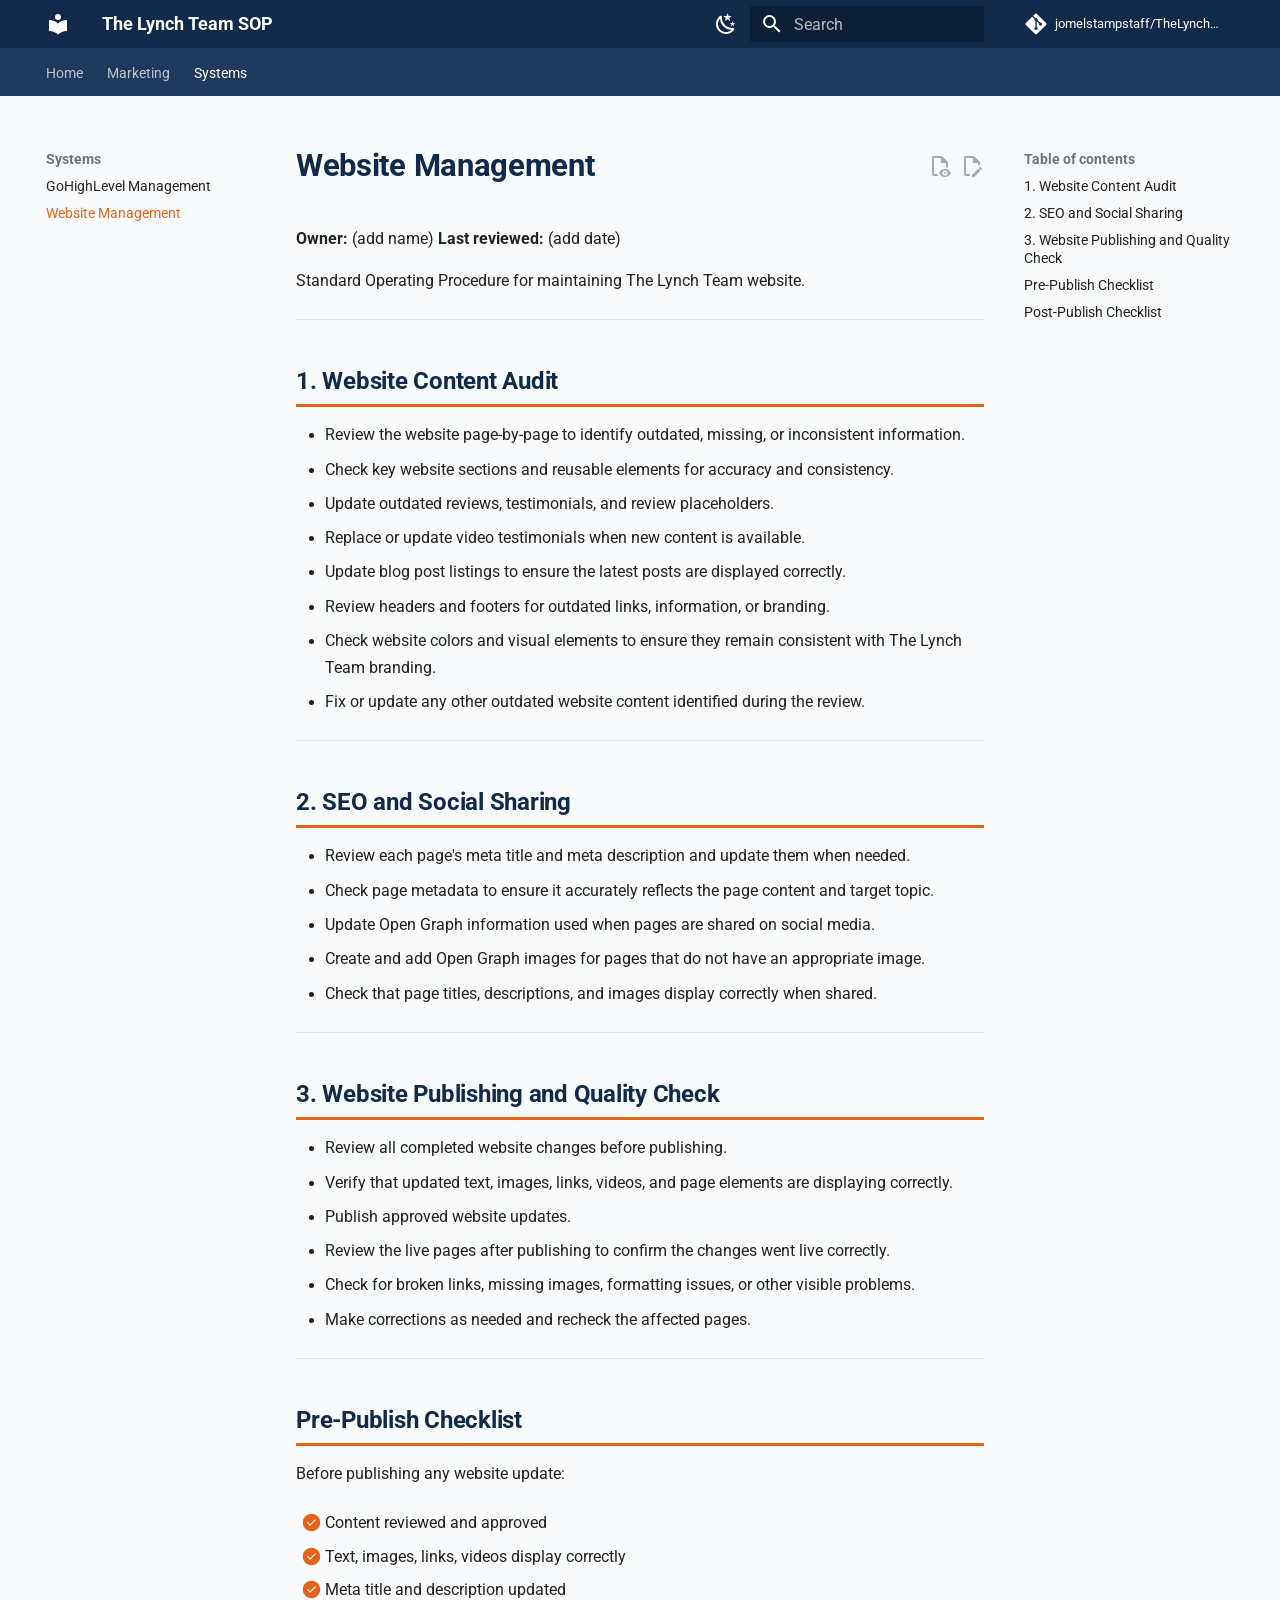
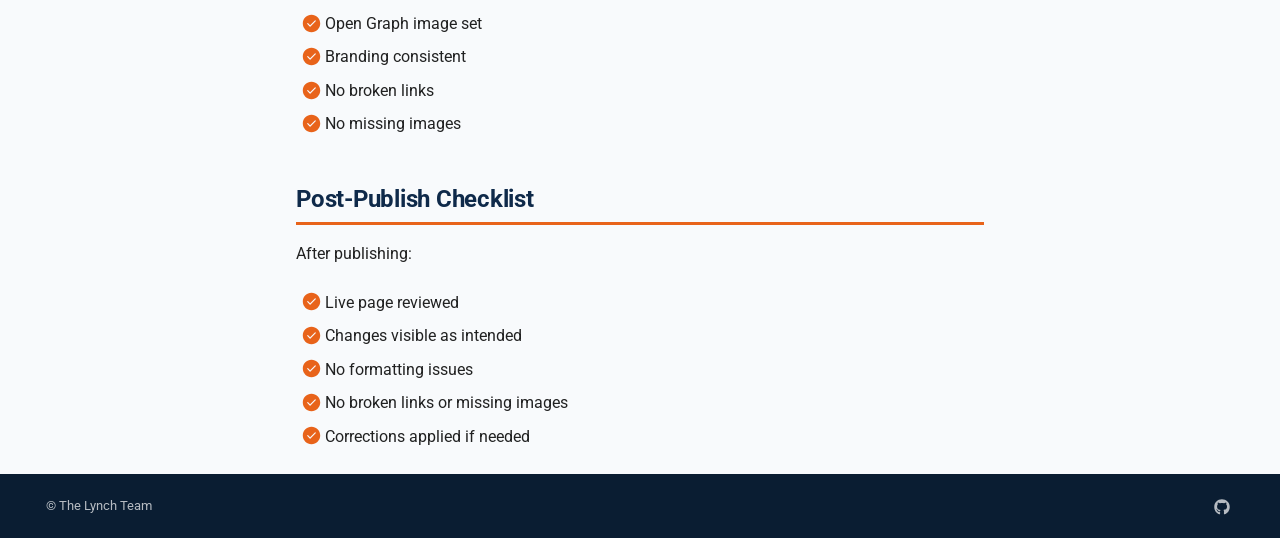
<file: website-management/index.html>
<!doctype html>
<html lang="en" class="no-js">
  <head>
    
      <meta charset="utf-8">
      <meta name="viewport" content="width=device-width,initial-scale=1">
      
        <meta name="description" content="Standard Operating Procedures for The Lynch Team">
      
      
      
        <link rel="canonical" href="https://jomelstampstaff.github.io/TheLynchTeamSOP/website-management/">
      
      
        <link rel="prev" href="../gohighlevel-management/">
      
      
      
        
      
      
      <link rel="icon" href="../assets/images/favicon.png">
      <meta name="generator" content="mkdocs-1.6.1, mkdocs-material-9.7.7">
    
    
      
        <title>Website Management - The Lynch Team SOP</title>
      
    
    
      <link rel="stylesheet" href="../assets/stylesheets/main.ec1eaa64.min.css">
      
        
        <link rel="stylesheet" href="../assets/stylesheets/palette.ab4e12ef.min.css">
      
      


    
    
      
    
    
      
        
        
        <link rel="preconnect" href="https://fonts.gstatic.com" crossorigin>
        <link rel="stylesheet" href="https://fonts.googleapis.com/css?family=Roboto:300,300i,400,400i,700,700i%7CRoboto+Mono:400,400i,700,700i&display=fallback">
        <style>:root{--md-text-font:"Roboto";--md-code-font:"Roboto Mono"}</style>
      
    
    
      <link rel="stylesheet" href="../stylesheets/extra.css">
    
    <script>__md_scope=new URL("..",location),__md_hash=e=>[...e].reduce(((e,_)=>(e<<5)-e+_.charCodeAt(0)),0),__md_get=(e,_=localStorage,t=__md_scope)=>JSON.parse(_.getItem(t.pathname+"."+e)),__md_set=(e,_,t=localStorage,a=__md_scope)=>{try{t.setItem(a.pathname+"."+e,JSON.stringify(_))}catch(e){}}</script>
    
      

    
    
  </head>
  
  
    
    
      
    
    
    
    
    <body dir="ltr" data-md-color-scheme="default" data-md-color-primary="custom" data-md-color-accent="custom">
  
    
    <input class="md-toggle" data-md-toggle="drawer" type="checkbox" id="__drawer" autocomplete="off">
    <input class="md-toggle" data-md-toggle="search" type="checkbox" id="__search" autocomplete="off">
    <label class="md-overlay" for="__drawer"></label>
    <div data-md-component="skip">
      
        
        <a href="#website-management" class="md-skip">
          Skip to content
        </a>
      
    </div>
    <div data-md-component="announce">
      
    </div>
    
    
      

<header class="md-header" data-md-component="header">
  <nav class="md-header__inner md-grid" aria-label="Header">
    <a href=".." title="The Lynch Team SOP" class="md-header__button md-logo" aria-label="The Lynch Team SOP" data-md-component="logo">
      
  
  <svg xmlns="http://www.w3.org/2000/svg" viewBox="0 0 24 24"><path d="M12 8a3 3 0 0 0 3-3 3 3 0 0 0-3-3 3 3 0 0 0-3 3 3 3 0 0 0 3 3m0 3.54C9.64 9.35 6.5 8 3 8v11c3.5 0 6.64 1.35 9 3.54 2.36-2.19 5.5-3.54 9-3.54V8c-3.5 0-6.64 1.35-9 3.54"/></svg>

    </a>
    <label class="md-header__button md-icon" for="__drawer">
      
      <svg xmlns="http://www.w3.org/2000/svg" viewBox="0 0 24 24"><path d="M3 6h18v2H3zm0 5h18v2H3zm0 5h18v2H3z"/></svg>
    </label>
    <div class="md-header__title" data-md-component="header-title">
      <div class="md-header__ellipsis">
        <div class="md-header__topic">
          <span class="md-ellipsis">
            The Lynch Team SOP
          </span>
        </div>
        <div class="md-header__topic" data-md-component="header-topic">
          <span class="md-ellipsis">
            
              Website Management
            
          </span>
        </div>
      </div>
    </div>
    
      
        <form class="md-header__option" data-md-component="palette">
  
    
    
    
    <input class="md-option" data-md-color-media="(prefers-color-scheme: light)" data-md-color-scheme="default" data-md-color-primary="custom" data-md-color-accent="custom"  aria-label="Switch to dark mode"  type="radio" name="__palette" id="__palette_0">
    
      <label class="md-header__button md-icon" title="Switch to dark mode" for="__palette_1" hidden>
        <svg xmlns="http://www.w3.org/2000/svg" viewBox="0 0 24 24"><path d="m17.75 4.09-2.53 1.94.91 3.06-2.63-1.81-2.63 1.81.91-3.06-2.53-1.94L12.44 4l1.06-3 1.06 3zm3.5 6.91-1.64 1.25.59 1.98-1.7-1.17-1.7 1.17.59-1.98L15.75 11l2.06-.05L18.5 9l.69 1.95zm-2.28 4.95c.83-.08 1.72 1.1 1.19 1.85-.32.45-.66.87-1.08 1.27C15.17 23 8.84 23 4.94 19.07c-3.91-3.9-3.91-10.24 0-14.14.4-.4.82-.76 1.27-1.08.75-.53 1.93.36 1.85 1.19-.27 2.86.69 5.83 2.89 8.02a9.96 9.96 0 0 0 8.02 2.89m-1.64 2.02a12.08 12.08 0 0 1-7.8-3.47c-2.17-2.19-3.33-5-3.49-7.82-2.81 3.14-2.7 7.96.31 10.98 3.02 3.01 7.84 3.12 10.98.31"/></svg>
      </label>
    
  
    
    
    
    <input class="md-option" data-md-color-media="(prefers-color-scheme: dark)" data-md-color-scheme="slate" data-md-color-primary="custom" data-md-color-accent="custom"  aria-label="Switch to light mode"  type="radio" name="__palette" id="__palette_1">
    
      <label class="md-header__button md-icon" title="Switch to light mode" for="__palette_0" hidden>
        <svg xmlns="http://www.w3.org/2000/svg" viewBox="0 0 24 24"><path d="M12 7a5 5 0 0 1 5 5 5 5 0 0 1-5 5 5 5 0 0 1-5-5 5 5 0 0 1 5-5m0 2a3 3 0 0 0-3 3 3 3 0 0 0 3 3 3 3 0 0 0 3-3 3 3 0 0 0-3-3m0-7 2.39 3.42C13.65 5.15 12.84 5 12 5s-1.65.15-2.39.42zM3.34 7l4.16-.35A7.2 7.2 0 0 0 5.94 8.5c-.44.74-.69 1.5-.83 2.29zm.02 10 1.76-3.77a7.131 7.131 0 0 0 2.38 4.14zM20.65 7l-1.77 3.79a7.02 7.02 0 0 0-2.38-4.15zm-.01 10-4.14.36c.59-.51 1.12-1.14 1.54-1.86.42-.73.69-1.5.83-2.29zM12 22l-2.41-3.44c.74.27 1.55.44 2.41.44.82 0 1.63-.17 2.37-.44z"/></svg>
      </label>
    
  
</form>
      
    
    
      <script>var palette=__md_get("__palette");if(palette&&palette.color){if("(prefers-color-scheme)"===palette.color.media){var media=matchMedia("(prefers-color-scheme: light)"),input=document.querySelector(media.matches?"[data-md-color-media='(prefers-color-scheme: light)']":"[data-md-color-media='(prefers-color-scheme: dark)']");palette.color.media=input.getAttribute("data-md-color-media"),palette.color.scheme=input.getAttribute("data-md-color-scheme"),palette.color.primary=input.getAttribute("data-md-color-primary"),palette.color.accent=input.getAttribute("data-md-color-accent")}for(var[key,value]of Object.entries(palette.color))document.body.setAttribute("data-md-color-"+key,value)}</script>
    
    
    
      
      
        <label class="md-header__button md-icon" for="__search">
          
          <svg xmlns="http://www.w3.org/2000/svg" viewBox="0 0 24 24"><path d="M9.5 3A6.5 6.5 0 0 1 16 9.5c0 1.61-.59 3.09-1.56 4.23l.27.27h.79l5 5-1.5 1.5-5-5v-.79l-.27-.27A6.52 6.52 0 0 1 9.5 16 6.5 6.5 0 0 1 3 9.5 6.5 6.5 0 0 1 9.5 3m0 2C7 5 5 7 5 9.5S7 14 9.5 14 14 12 14 9.5 12 5 9.5 5"/></svg>
        </label>
        <div class="md-search" data-md-component="search" role="dialog">
  <label class="md-search__overlay" for="__search"></label>
  <div class="md-search__inner" role="search">
    <form class="md-search__form" name="search">
      <input type="text" class="md-search__input" name="query" aria-label="Search" placeholder="Search" autocapitalize="off" autocorrect="off" autocomplete="off" spellcheck="false" data-md-component="search-query" required>
      <label class="md-search__icon md-icon" for="__search">
        
        <svg xmlns="http://www.w3.org/2000/svg" viewBox="0 0 24 24"><path d="M9.5 3A6.5 6.5 0 0 1 16 9.5c0 1.61-.59 3.09-1.56 4.23l.27.27h.79l5 5-1.5 1.5-5-5v-.79l-.27-.27A6.52 6.52 0 0 1 9.5 16 6.5 6.5 0 0 1 3 9.5 6.5 6.5 0 0 1 9.5 3m0 2C7 5 5 7 5 9.5S7 14 9.5 14 14 12 14 9.5 12 5 9.5 5"/></svg>
        
        <svg xmlns="http://www.w3.org/2000/svg" viewBox="0 0 24 24"><path d="M20 11v2H8l5.5 5.5-1.42 1.42L4.16 12l7.92-7.92L13.5 5.5 8 11z"/></svg>
      </label>
      <nav class="md-search__options" aria-label="Search">
        
        <button type="reset" class="md-search__icon md-icon" title="Clear" aria-label="Clear" tabindex="-1">
          
          <svg xmlns="http://www.w3.org/2000/svg" viewBox="0 0 24 24"><path d="M19 6.41 17.59 5 12 10.59 6.41 5 5 6.41 10.59 12 5 17.59 6.41 19 12 13.41 17.59 19 19 17.59 13.41 12z"/></svg>
        </button>
      </nav>
      
        <div class="md-search__suggest" data-md-component="search-suggest"></div>
      
    </form>
    <div class="md-search__output">
      <div class="md-search__scrollwrap" tabindex="0" data-md-scrollfix>
        <div class="md-search-result" data-md-component="search-result">
          <div class="md-search-result__meta">
            Initializing search
          </div>
          <ol class="md-search-result__list" role="presentation"></ol>
        </div>
      </div>
    </div>
  </div>
</div>
      
    
    
      <div class="md-header__source">
        <a href="https://github.com/jomelstampstaff/TheLynchTeamSOP" title="Go to repository" class="md-source" data-md-component="source">
  <div class="md-source__icon md-icon">
    
    <svg xmlns="http://www.w3.org/2000/svg" viewBox="0 0 448 512"><!--! Font Awesome Free 7.1.0 by @fontawesome - https://fontawesome.com License - https://fontawesome.com/license/free (Icons: CC BY 4.0, Fonts: SIL OFL 1.1, Code: MIT License) Copyright 2025 Fonticons, Inc.--><path d="M439.6 236.1 244 40.5c-5.4-5.5-12.8-8.5-20.4-8.5s-15 3-20.4 8.4L162.5 81l51.5 51.5c27.1-9.1 52.7 16.8 43.4 43.7l49.7 49.7c34.2-11.8 61.2 31 35.5 56.7-26.5 26.5-70.2-2.9-56-37.3L240.3 199v121.9c25.3 12.5 22.3 41.8 9.1 55-6.4 6.4-15.2 10.1-24.3 10.1s-17.8-3.6-24.3-10.1c-17.6-17.6-11.1-46.9 11.2-56v-123c-20.8-8.5-24.6-30.7-18.6-45L142.6 101 8.5 235.1C3 240.6 0 247.9 0 255.5s3 15 8.5 20.4l195.6 195.7c5.4 5.4 12.7 8.4 20.4 8.4s15-3 20.4-8.4l194.7-194.7c5.4-5.4 8.4-12.8 8.4-20.4s-3-15-8.4-20.4"/></svg>
  </div>
  <div class="md-source__repository">
    jomelstampstaff/TheLynchTeamSOP
  </div>
</a>
      </div>
    
  </nav>
  
</header>
    
    <div class="md-container" data-md-component="container">
      
      
        
          
            
<nav class="md-tabs" aria-label="Tabs" data-md-component="tabs">
  <div class="md-grid">
    <ul class="md-tabs__list">
      
        
  
  
  
  
    <li class="md-tabs__item">
      <a href=".." class="md-tabs__link">
        
  
  
    
  
  Home

      </a>
    </li>
  

      
        
  
  
  
  
    
    
      <li class="md-tabs__item">
        <a href="../email-marketing-weekly-blast/" class="md-tabs__link">
          
  
  
    
  
  Marketing

        </a>
      </li>
    
  

      
        
  
  
  
    
  
  
    
    
      <li class="md-tabs__item md-tabs__item--active">
        <a href="../gohighlevel-management/" class="md-tabs__link">
          
  
  
    
  
  Systems

        </a>
      </li>
    
  

      
    </ul>
  </div>
</nav>
          
        
      
      <main class="md-main" data-md-component="main">
        <div class="md-main__inner md-grid">
          
            
              
              <div class="md-sidebar md-sidebar--primary" data-md-component="sidebar" data-md-type="navigation" >
                <div class="md-sidebar__scrollwrap">
                  <div class="md-sidebar__inner">
                    


  


<nav class="md-nav md-nav--primary md-nav--lifted" aria-label="Navigation" data-md-level="0">
  <label class="md-nav__title" for="__drawer">
    <a href=".." title="The Lynch Team SOP" class="md-nav__button md-logo" aria-label="The Lynch Team SOP" data-md-component="logo">
      
  
  <svg xmlns="http://www.w3.org/2000/svg" viewBox="0 0 24 24"><path d="M12 8a3 3 0 0 0 3-3 3 3 0 0 0-3-3 3 3 0 0 0-3 3 3 3 0 0 0 3 3m0 3.54C9.64 9.35 6.5 8 3 8v11c3.5 0 6.64 1.35 9 3.54 2.36-2.19 5.5-3.54 9-3.54V8c-3.5 0-6.64 1.35-9 3.54"/></svg>

    </a>
    The Lynch Team SOP
  </label>
  
    <div class="md-nav__source">
      <a href="https://github.com/jomelstampstaff/TheLynchTeamSOP" title="Go to repository" class="md-source" data-md-component="source">
  <div class="md-source__icon md-icon">
    
    <svg xmlns="http://www.w3.org/2000/svg" viewBox="0 0 448 512"><!--! Font Awesome Free 7.1.0 by @fontawesome - https://fontawesome.com License - https://fontawesome.com/license/free (Icons: CC BY 4.0, Fonts: SIL OFL 1.1, Code: MIT License) Copyright 2025 Fonticons, Inc.--><path d="M439.6 236.1 244 40.5c-5.4-5.5-12.8-8.5-20.4-8.5s-15 3-20.4 8.4L162.5 81l51.5 51.5c27.1-9.1 52.7 16.8 43.4 43.7l49.7 49.7c34.2-11.8 61.2 31 35.5 56.7-26.5 26.5-70.2-2.9-56-37.3L240.3 199v121.9c25.3 12.5 22.3 41.8 9.1 55-6.4 6.4-15.2 10.1-24.3 10.1s-17.8-3.6-24.3-10.1c-17.6-17.6-11.1-46.9 11.2-56v-123c-20.8-8.5-24.6-30.7-18.6-45L142.6 101 8.5 235.1C3 240.6 0 247.9 0 255.5s3 15 8.5 20.4l195.6 195.7c5.4 5.4 12.7 8.4 20.4 8.4s15-3 20.4-8.4l194.7-194.7c5.4-5.4 8.4-12.8 8.4-20.4s-3-15-8.4-20.4"/></svg>
  </div>
  <div class="md-source__repository">
    jomelstampstaff/TheLynchTeamSOP
  </div>
</a>
    </div>
  
  <ul class="md-nav__list" data-md-scrollfix>
    
      
      
  
  
  
  
    <li class="md-nav__item">
      <a href=".." class="md-nav__link">
        
  
  
  <span class="md-ellipsis">
    
  
    Home
  

    
  </span>
  
  

      </a>
    </li>
  

    
      
      
  
  
  
  
    
    
      
        
      
        
      
    
    
    
      
      
        
      
    
    
    <li class="md-nav__item md-nav__item--nested">
      
        
        
          
        
        <input class="md-nav__toggle md-toggle md-toggle--indeterminate" type="checkbox" id="__nav_2" >
        
          
          <label class="md-nav__link" for="__nav_2" id="__nav_2_label" tabindex="0">
            
  
  
  <span class="md-ellipsis">
    
  
    Marketing
  

    
  </span>
  
  

            <span class="md-nav__icon md-icon"></span>
          </label>
        
        <nav class="md-nav" data-md-level="1" aria-labelledby="__nav_2_label" aria-expanded="false">
          <label class="md-nav__title" for="__nav_2">
            <span class="md-nav__icon md-icon"></span>
            
  
    Marketing
  

          </label>
          <ul class="md-nav__list" data-md-scrollfix>
            
              
                
  
  
  
  
    <li class="md-nav__item">
      <a href="../email-marketing-weekly-blast/" class="md-nav__link">
        
  
  
  <span class="md-ellipsis">
    
  
    Email Marketing - Weekly Blast
  

    
  </span>
  
  

      </a>
    </li>
  

              
            
              
                
  
  
  
  
    <li class="md-nav__item">
      <a href="../social-media-video-publishing/" class="md-nav__link">
        
  
  
  <span class="md-ellipsis">
    
  
    Social Media Video Publishing
  

    
  </span>
  
  

      </a>
    </li>
  

              
            
          </ul>
        </nav>
      
    </li>
  

    
      
      
  
  
    
  
  
  
    
    
      
        
      
        
      
    
    
    
      
        
        
      
      
        
      
    
    
    <li class="md-nav__item md-nav__item--active md-nav__item--section md-nav__item--nested">
      
        
        
        <input class="md-nav__toggle md-toggle " type="checkbox" id="__nav_3" checked>
        
          
          <label class="md-nav__link" for="__nav_3" id="__nav_3_label" tabindex="">
            
  
  
  <span class="md-ellipsis">
    
  
    Systems
  

    
  </span>
  
  

            <span class="md-nav__icon md-icon"></span>
          </label>
        
        <nav class="md-nav" data-md-level="1" aria-labelledby="__nav_3_label" aria-expanded="true">
          <label class="md-nav__title" for="__nav_3">
            <span class="md-nav__icon md-icon"></span>
            
  
    Systems
  

          </label>
          <ul class="md-nav__list" data-md-scrollfix>
            
              
                
  
  
  
  
    <li class="md-nav__item">
      <a href="../gohighlevel-management/" class="md-nav__link">
        
  
  
  <span class="md-ellipsis">
    
  
    GoHighLevel Management
  

    
  </span>
  
  

      </a>
    </li>
  

              
            
              
                
  
  
    
  
  
  
    <li class="md-nav__item md-nav__item--active">
      
      <input class="md-nav__toggle md-toggle" type="checkbox" id="__toc">
      
      
        
      
      
        <label class="md-nav__link md-nav__link--active" for="__toc">
          
  
  
  <span class="md-ellipsis">
    
  
    Website Management
  

    
  </span>
  
  

          <span class="md-nav__icon md-icon"></span>
        </label>
      
      <a href="./" class="md-nav__link md-nav__link--active">
        
  
  
  <span class="md-ellipsis">
    
  
    Website Management
  

    
  </span>
  
  

      </a>
      
        

<nav class="md-nav md-nav--secondary" aria-label="Table of contents">
  
  
  
    
  
  
    <label class="md-nav__title" for="__toc">
      <span class="md-nav__icon md-icon"></span>
      Table of contents
    </label>
    <ul class="md-nav__list" data-md-component="toc" data-md-scrollfix>
      
        <li class="md-nav__item">
  <a href="#1-website-content-audit" class="md-nav__link">
    <span class="md-ellipsis">
      
        1. Website Content Audit
      
    </span>
  </a>
  
</li>
      
        <li class="md-nav__item">
  <a href="#2-seo-and-social-sharing" class="md-nav__link">
    <span class="md-ellipsis">
      
        2. SEO and Social Sharing
      
    </span>
  </a>
  
</li>
      
        <li class="md-nav__item">
  <a href="#3-website-publishing-and-quality-check" class="md-nav__link">
    <span class="md-ellipsis">
      
        3. Website Publishing and Quality Check
      
    </span>
  </a>
  
</li>
      
        <li class="md-nav__item">
  <a href="#pre-publish-checklist" class="md-nav__link">
    <span class="md-ellipsis">
      
        Pre-Publish Checklist
      
    </span>
  </a>
  
</li>
      
        <li class="md-nav__item">
  <a href="#post-publish-checklist" class="md-nav__link">
    <span class="md-ellipsis">
      
        Post-Publish Checklist
      
    </span>
  </a>
  
</li>
      
    </ul>
  
</nav>
      
    </li>
  

              
            
          </ul>
        </nav>
      
    </li>
  

    
  </ul>
</nav>
                  </div>
                </div>
              </div>
            
            
              
              <div class="md-sidebar md-sidebar--secondary" data-md-component="sidebar" data-md-type="toc" >
                <div class="md-sidebar__scrollwrap">
                  <div class="md-sidebar__inner">
                    

<nav class="md-nav md-nav--secondary" aria-label="Table of contents">
  
  
  
    
  
  
    <label class="md-nav__title" for="__toc">
      <span class="md-nav__icon md-icon"></span>
      Table of contents
    </label>
    <ul class="md-nav__list" data-md-component="toc" data-md-scrollfix>
      
        <li class="md-nav__item">
  <a href="#1-website-content-audit" class="md-nav__link">
    <span class="md-ellipsis">
      
        1. Website Content Audit
      
    </span>
  </a>
  
</li>
      
        <li class="md-nav__item">
  <a href="#2-seo-and-social-sharing" class="md-nav__link">
    <span class="md-ellipsis">
      
        2. SEO and Social Sharing
      
    </span>
  </a>
  
</li>
      
        <li class="md-nav__item">
  <a href="#3-website-publishing-and-quality-check" class="md-nav__link">
    <span class="md-ellipsis">
      
        3. Website Publishing and Quality Check
      
    </span>
  </a>
  
</li>
      
        <li class="md-nav__item">
  <a href="#pre-publish-checklist" class="md-nav__link">
    <span class="md-ellipsis">
      
        Pre-Publish Checklist
      
    </span>
  </a>
  
</li>
      
        <li class="md-nav__item">
  <a href="#post-publish-checklist" class="md-nav__link">
    <span class="md-ellipsis">
      
        Post-Publish Checklist
      
    </span>
  </a>
  
</li>
      
    </ul>
  
</nav>
                  </div>
                </div>
              </div>
            
          
          
            <div class="md-content" data-md-component="content">
              
              <article class="md-content__inner md-typeset">
                
                  


  
    <a href="https://github.com/jomelstampstaff/TheLynchTeamSOP/edit/main/docs/website-management.md" title="Edit this page" class="md-content__button md-icon" rel="edit">
      
      <svg xmlns="http://www.w3.org/2000/svg" viewBox="0 0 24 24"><path d="M10 20H6V4h7v5h5v3.1l2-2V8l-6-6H6c-1.1 0-2 .9-2 2v16c0 1.1.9 2 2 2h4zm10.2-7c.1 0 .3.1.4.2l1.3 1.3c.2.2.2.6 0 .8l-1 1-2.1-2.1 1-1c.1-.1.2-.2.4-.2m0 3.9L14.1 23H12v-2.1l6.1-6.1z"/></svg>
    </a>
  
  
    
      
    
    <a href="https://github.com/jomelstampstaff/TheLynchTeamSOP/raw/main/docs/website-management.md" title="View source of this page" class="md-content__button md-icon">
      
      <svg xmlns="http://www.w3.org/2000/svg" viewBox="0 0 24 24"><path d="M17 18c.56 0 1 .44 1 1s-.44 1-1 1-1-.44-1-1 .44-1 1-1m0-3c-2.73 0-5.06 1.66-6 4 .94 2.34 3.27 4 6 4s5.06-1.66 6-4c-.94-2.34-3.27-4-6-4m0 6.5a2.5 2.5 0 0 1-2.5-2.5 2.5 2.5 0 0 1 2.5-2.5 2.5 2.5 0 0 1 2.5 2.5 2.5 2.5 0 0 1-2.5 2.5M9.27 20H6V4h7v5h5v4.07c.7.08 1.36.25 2 .49V8l-6-6H6a2 2 0 0 0-2 2v16a2 2 0 0 0 2 2h4.5a8.2 8.2 0 0 1-1.23-2"/></svg>
    </a>
  


<h1 id="website-management">Website Management<a class="headerlink" href="#website-management" title="Permanent link">&para;</a></h1>
<p><strong>Owner:</strong> (add name)
<strong>Last reviewed:</strong> (add date)</p>
<p>Standard Operating Procedure for maintaining The Lynch Team website.</p>
<hr />
<h2 id="1-website-content-audit">1. Website Content Audit<a class="headerlink" href="#1-website-content-audit" title="Permanent link">&para;</a></h2>
<ul>
<li>Review the website page-by-page to identify outdated, missing, or inconsistent information.</li>
<li>Check key website sections and reusable elements for accuracy and consistency.</li>
<li>Update outdated reviews, testimonials, and review placeholders.</li>
<li>Replace or update video testimonials when new content is available.</li>
<li>Update blog post listings to ensure the latest posts are displayed correctly.</li>
<li>Review headers and footers for outdated links, information, or branding.</li>
<li>Check website colors and visual elements to ensure they remain consistent with The Lynch Team branding.</li>
<li>Fix or update any other outdated website content identified during the review.</li>
</ul>
<hr />
<h2 id="2-seo-and-social-sharing">2. SEO and Social Sharing<a class="headerlink" href="#2-seo-and-social-sharing" title="Permanent link">&para;</a></h2>
<ul>
<li>Review each page's meta title and meta description and update them when needed.</li>
<li>Check page metadata to ensure it accurately reflects the page content and target topic.</li>
<li>Update Open Graph information used when pages are shared on social media.</li>
<li>Create and add Open Graph images for pages that do not have an appropriate image.</li>
<li>Check that page titles, descriptions, and images display correctly when shared.</li>
</ul>
<hr />
<h2 id="3-website-publishing-and-quality-check">3. Website Publishing and Quality Check<a class="headerlink" href="#3-website-publishing-and-quality-check" title="Permanent link">&para;</a></h2>
<ul>
<li>Review all completed website changes before publishing.</li>
<li>Verify that updated text, images, links, videos, and page elements are displaying correctly.</li>
<li>Publish approved website updates.</li>
<li>Review the live pages after publishing to confirm the changes went live correctly.</li>
<li>Check for broken links, missing images, formatting issues, or other visible problems.</li>
<li>Make corrections as needed and recheck the affected pages.</li>
</ul>
<hr />
<h2 id="pre-publish-checklist">Pre-Publish Checklist<a class="headerlink" href="#pre-publish-checklist" title="Permanent link">&para;</a></h2>
<p>Before publishing any website update:</p>
<ul class="task-list">
<li class="task-list-item"><label class="task-list-control"><input type="checkbox" disabled/><span class="task-list-indicator"></span></label> Content reviewed and approved</li>
<li class="task-list-item"><label class="task-list-control"><input type="checkbox" disabled/><span class="task-list-indicator"></span></label> Text, images, links, videos display correctly</li>
<li class="task-list-item"><label class="task-list-control"><input type="checkbox" disabled/><span class="task-list-indicator"></span></label> Meta title and description updated</li>
<li class="task-list-item"><label class="task-list-control"><input type="checkbox" disabled/><span class="task-list-indicator"></span></label> Open Graph image set</li>
<li class="task-list-item"><label class="task-list-control"><input type="checkbox" disabled/><span class="task-list-indicator"></span></label> Branding consistent</li>
<li class="task-list-item"><label class="task-list-control"><input type="checkbox" disabled/><span class="task-list-indicator"></span></label> No broken links</li>
<li class="task-list-item"><label class="task-list-control"><input type="checkbox" disabled/><span class="task-list-indicator"></span></label> No missing images</li>
</ul>
<h2 id="post-publish-checklist">Post-Publish Checklist<a class="headerlink" href="#post-publish-checklist" title="Permanent link">&para;</a></h2>
<p>After publishing:</p>
<ul class="task-list">
<li class="task-list-item"><label class="task-list-control"><input type="checkbox" disabled/><span class="task-list-indicator"></span></label> Live page reviewed</li>
<li class="task-list-item"><label class="task-list-control"><input type="checkbox" disabled/><span class="task-list-indicator"></span></label> Changes visible as intended</li>
<li class="task-list-item"><label class="task-list-control"><input type="checkbox" disabled/><span class="task-list-indicator"></span></label> No formatting issues</li>
<li class="task-list-item"><label class="task-list-control"><input type="checkbox" disabled/><span class="task-list-indicator"></span></label> No broken links or missing images</li>
<li class="task-list-item"><label class="task-list-control"><input type="checkbox" disabled/><span class="task-list-indicator"></span></label> Corrections applied if needed</li>
</ul>












                
              </article>
            </div>
          
          
<script>var target=document.getElementById(location.hash.slice(1));target&&target.name&&(target.checked=target.name.startsWith("__tabbed_"))</script>
        </div>
        
          <button type="button" class="md-top md-icon" data-md-component="top" hidden>
  
  <svg xmlns="http://www.w3.org/2000/svg" viewBox="0 0 24 24"><path d="M13 20h-2V8l-5.5 5.5-1.42-1.42L12 4.16l7.92 7.92-1.42 1.42L13 8z"/></svg>
  Back to top
</button>
        
      </main>
      
        <footer class="md-footer">
  
  <div class="md-footer-meta md-typeset">
    <div class="md-footer-meta__inner md-grid">
      <div class="md-copyright">
  
    <div class="md-copyright__highlight">
      © The Lynch Team
    </div>
  
  
</div>
      
        
<div class="md-social">
  
    
    
    
    
      
      
    
    <a href="https://github.com/jomelstampstaff/TheLynchTeamSOP" target="_blank" rel="noopener" title="github.com" class="md-social__link">
      <svg xmlns="http://www.w3.org/2000/svg" viewBox="0 0 512 512"><!--! Font Awesome Free 7.1.0 by @fontawesome - https://fontawesome.com License - https://fontawesome.com/license/free (Icons: CC BY 4.0, Fonts: SIL OFL 1.1, Code: MIT License) Copyright 2025 Fonticons, Inc.--><path d="M173.9 397.4c0 2-2.3 3.6-5.2 3.6-3.3.3-5.6-1.3-5.6-3.6 0-2 2.3-3.6 5.2-3.6 3-.3 5.6 1.3 5.6 3.6m-31.1-4.5c-.7 2 1.3 4.3 4.3 4.9 2.6 1 5.6 0 6.2-2s-1.3-4.3-4.3-5.2c-2.6-.7-5.5.3-6.2 2.3m44.2-1.7c-2.9.7-4.9 2.6-4.6 4.9.3 2 2.9 3.3 5.9 2.6 2.9-.7 4.9-2.6 4.6-4.6-.3-1.9-3-3.2-5.9-2.9M252.8 8C114.1 8 8 113.3 8 252c0 110.9 69.8 205.8 169.5 239.2 12.8 2.3 17.3-5.6 17.3-12.1 0-6.2-.3-40.4-.3-61.4 0 0-70 15-84.7-29.8 0 0-11.4-29.1-27.8-36.6 0 0-22.9-15.7 1.6-15.4 0 0 24.9 2 38.6 25.8 21.9 38.6 58.6 27.5 72.9 20.9 2.3-16 8.8-27.1 16-33.7-55.9-6.2-112.3-14.3-112.3-110.5 0-27.5 7.6-41.3 23.6-58.9-2.6-6.5-11.1-33.3 2.6-67.9 20.9-6.5 69 27 69 27 20-5.6 41.5-8.5 62.8-8.5s42.8 2.9 62.8 8.5c0 0 48.1-33.6 69-27 13.7 34.7 5.2 61.4 2.6 67.9 16 17.7 25.8 31.5 25.8 58.9 0 96.5-58.9 104.2-114.8 110.5 9.2 7.9 17 22.9 17 46.4 0 33.7-.3 75.4-.3 83.6 0 6.5 4.6 14.4 17.3 12.1C436.2 457.8 504 362.9 504 252 504 113.3 391.5 8 252.8 8M105.2 352.9c-1.3 1-1 3.3.7 5.2 1.6 1.6 3.9 2.3 5.2 1 1.3-1 1-3.3-.7-5.2-1.6-1.6-3.9-2.3-5.2-1m-10.8-8.1c-.7 1.3.3 2.9 2.3 3.9 1.6 1 3.6.7 4.3-.7.7-1.3-.3-2.9-2.3-3.9-2-.6-3.6-.3-4.3.7m32.4 35.6c-1.6 1.3-1 4.3 1.3 6.2 2.3 2.3 5.2 2.6 6.5 1 1.3-1.3.7-4.3-1.3-6.2-2.2-2.3-5.2-2.6-6.5-1m-11.4-14.7c-1.6 1-1.6 3.6 0 5.9s4.3 3.3 5.6 2.3c1.6-1.3 1.6-3.9 0-6.2-1.4-2.3-4-3.3-5.6-2"/></svg>
    </a>
  
</div>
      
    </div>
  </div>
</footer>
      
    </div>
    <div class="md-dialog" data-md-component="dialog">
      <div class="md-dialog__inner md-typeset"></div>
    </div>
    
    
    
      
      
      <script id="__config" type="application/json">{"annotate": null, "base": "..", "features": ["navigation.tabs", "navigation.sections", "navigation.expand", "navigation.top", "navigation.indexes", "search.suggest", "search.highlight", "content.action.edit", "content.action.view", "toc.follow"], "search": "../assets/javascripts/workers/search.2c215733.min.js", "tags": null, "translations": {"clipboard.copied": "Copied to clipboard", "clipboard.copy": "Copy to clipboard", "search.result.more.one": "1 more on this page", "search.result.more.other": "# more on this page", "search.result.none": "No matching documents", "search.result.one": "1 matching document", "search.result.other": "# matching documents", "search.result.placeholder": "Type to start searching", "search.result.term.missing": "Missing", "select.version": "Select version"}, "version": null}</script>
    
    
      <script src="../assets/javascripts/bundle.d7400e89.min.js"></script>
      
    
  </body>
</html>
</file>
<file: stylesheets/extra.css>
/* =========================================================
   THE LYNCH TEAM SOP — CENTRAL STYLESHEET
   ---------------------------------------------------------
   Deep Navy (#0f2a4a) + Orange (#e8631a)
   All site styling lives here. Edit this file to rebrand.
   ========================================================= */

/* ---------- 1. BRAND PALETTE ---------- */
:root {
  --lynch-navy:        #0f2a4a;
  --lynch-navy-light:  #1e3a5f;
  --lynch-orange:      #e8631a;
  --lynch-orange-soft: #ff8a3d;
  --lynch-bg:          #f8fafc;
  --lynch-border:      #e2e8f0;
  --lynch-text:        #1e293b;
  --lynch-radius:      8px;
}

/* Wire Material's theme variables to our brand */
[data-md-color-scheme="default"] {
  --md-primary-fg-color:        var(--lynch-navy);
  --md-primary-fg-color--light: var(--lynch-navy-light);
  --md-primary-fg-color--dark:  #081a30;
  --md-accent-fg-color:         var(--lynch-orange);
  --md-typeset-a-color:         var(--lynch-orange);
  --md-default-bg-color:        var(--lynch-bg);
}

[data-md-color-scheme="slate"] {
  --md-primary-fg-color:        var(--lynch-navy-light);
  --md-primary-fg-color--light: #2d4f7c;
  --md-primary-fg-color--dark:  #081a30;
  --md-accent-fg-color:         var(--lynch-orange-soft);
  --md-typeset-a-color:         var(--lynch-orange-soft);
}

/* ---------- 2. TYPOGRAPHY ---------- */
.md-typeset {
  font-size: 0.78rem;
  line-height: 1.7;
}
.md-typeset h1 {
  color: var(--lynch-navy);
  font-weight: 700;
  letter-spacing: -0.01em;
}
[data-md-color-scheme="slate"] .md-typeset h1 {
  color: #e2e8f0;
}
.md-typeset h2 {
  color: var(--lynch-navy);
  border-bottom: 3px solid var(--lynch-orange);
  padding-bottom: 0.3rem;
  margin-top: 2.2rem;
  font-weight: 700;
}
[data-md-color-scheme="slate"] .md-typeset h2 {
  color: #e2e8f0;
}
.md-typeset h3 {
  color: var(--lynch-orange);
  font-weight: 600;
  margin-top: 1.6rem;
}

/* ---------- 3. HEADER & NAV ---------- */
.md-header {
  background-color: var(--lynch-navy);
  box-shadow: 0 2px 8px rgba(15, 42, 74, .15);
}
.md-tabs {
  background-color: var(--lynch-navy-light);
}
.md-nav__link--active,
.md-nav__link:is(:focus, :hover) {
  color: var(--lynch-orange) !important;
}

/* ---------- 4. CALLOUT / ADMONITION BOXES ---------- */
.md-typeset .admonition,
.md-typeset details {
  border-radius: var(--lynch-radius);
  border-left-width: 4px;
  box-shadow: 0 1px 3px rgba(15, 42, 74, .08);
}

/* ---------- 5. TABLES ---------- */
.md-typeset table:not([class]) {
  border-radius: var(--lynch-radius);
  overflow: hidden;
  box-shadow: 0 1px 3px rgba(15, 42, 74, .08);
  border: 1px solid var(--lynch-border);
}
.md-typeset table:not([class]) th {
  background: var(--lynch-navy);
  color: #fff;
  font-weight: 600;
  padding: 0.7rem 1rem;
}
.md-typeset table:not([class]) tr:nth-child(even) {
  background: #f1f5f9;
}
[data-md-color-scheme="slate"] .md-typeset table:not([class]) tr:nth-child(even) {
  background: #1a2b42;
}

/* ---------- 6. CODE ---------- */
.md-typeset code {
  background: rgba(232, 99, 26, .1);
  color: #b8480f;
  border-radius: 4px;
  padding: 0.1em 0.35em;
}
[data-md-color-scheme="slate"] .md-typeset code {
  color: var(--lynch-orange-soft);
}
.md-typeset pre > code {
  padding: 1rem;
  background: var(--lynch-navy);
  color: #e2e8f0;
}

/* ---------- 7. BUTTONS ---------- */
.md-typeset .md-button {
  border-radius: var(--lynch-radius);
  border-color: var(--lynch-orange);
  color: var(--lynch-orange);
  font-weight: 600;
  transition: all .2s ease;
}
.md-typeset .md-button:hover {
  background: var(--lynch-orange);
  color: #fff;
  border-color: var(--lynch-orange);
}
.md-typeset .md-button--primary {
  background: var(--lynch-orange);
  color: #fff;
  border-color: var(--lynch-orange);
}

/* ---------- 8. TASK LISTS ---------- */
.md-typeset .task-list-item {
  margin: 0.35rem 0;
}
.md-typeset .task-list-control .task-list-indicator::before {
  background-color: var(--lynch-orange);
}

/* ---------- 9. HOMEPAGE CARD GRID ---------- */
.md-typeset .grid.cards > ul > li,
.md-typeset .grid.cards > ol > li {
  border: 1px solid var(--lynch-border);
  border-radius: var(--lynch-radius);
  border-top: 3px solid var(--lynch-orange);
  transition: all .2s ease;
  box-shadow: 0 1px 3px rgba(15, 42, 74, .06);
}
.md-typeset .grid.cards > ul > li:hover,
.md-typeset .grid.cards > ol > li:hover {
  box-shadow: 0 6px 20px rgba(15, 42, 74, .15);
  transform: translateY(-2px);
  border-top-color: var(--lynch-navy);
}
.md-typeset .grid.cards .twemoji,
.md-typeset .grid.cards .lg {
  color: var(--lynch-orange);
}

/* ---------- 10. SEARCH & FOOTER ---------- */
.md-search__input {
  border-radius: var(--lynch-radius);
}
.md-footer {
  background-color: var(--lynch-navy);
}

/* ---------- 11. PRINT ---------- */
@media print {
  .md-header, .md-sidebar, .md-footer, .md-tabs { display: none; }
  .md-content { max-width: 100%; }
}
</file>
<file: assets/stylesheets/main.ec1eaa64.min.css>
@charset "UTF-8";html{-webkit-text-size-adjust:none;-moz-text-size-adjust:none;text-size-adjust:none;box-sizing:border-box}*,:after,:before{box-sizing:inherit}@media (prefers-reduced-motion){*,:after,:before{transition:none!important}}body{margin:0}a,button,input,label{-webkit-tap-highlight-color:transparent}a{color:inherit;text-decoration:none}hr{border:0;box-sizing:initial;display:block;height:.05rem;overflow:visible;padding:0}small{font-size:80%}sub,sup{line-height:1em}img{border-style:none}table{border-collapse:initial;border-spacing:0}td,th{font-weight:400;vertical-align:top}button{background:#0000;border:0;font-family:inherit;font-size:inherit;margin:0;padding:0}input{border:0;outline:none}:root{--md-primary-fg-color:#4051b5;--md-primary-fg-color--light:#5d6cc0;--md-primary-fg-color--dark:#303fa1;--md-primary-bg-color:#fff;--md-primary-bg-color--light:#ffffffb3;--md-accent-fg-color:#526cfe;--md-accent-fg-color--transparent:#526cfe1a;--md-accent-bg-color:#fff;--md-accent-bg-color--light:#ffffffb3}[data-md-color-scheme=default]{color-scheme:light}[data-md-color-scheme=default] img[src$="#gh-dark-mode-only"],[data-md-color-scheme=default] img[src$="#only-dark"]{display:none}:root,[data-md-color-scheme=default]{--md-hue:225deg;--md-default-fg-color:#000000de;--md-default-fg-color--light:#0000008a;--md-default-fg-color--lighter:#00000052;--md-default-fg-color--lightest:#00000012;--md-default-bg-color:#fff;--md-default-bg-color--light:#ffffffb3;--md-default-bg-color--lighter:#ffffff4d;--md-default-bg-color--lightest:#ffffff1f;--md-code-fg-color:#36464e;--md-code-bg-color:#f5f5f5;--md-code-bg-color--light:#f5f5f5b3;--md-code-bg-color--lighter:#f5f5f54d;--md-code-hl-color:#4287ff;--md-code-hl-color--light:#4287ff1a;--md-code-hl-number-color:#d52a2a;--md-code-hl-special-color:#db1457;--md-code-hl-function-color:#a846b9;--md-code-hl-constant-color:#6e59d9;--md-code-hl-keyword-color:#3f6ec6;--md-code-hl-string-color:#1c7d4d;--md-code-hl-name-color:var(--md-code-fg-color);--md-code-hl-operator-color:var(--md-default-fg-color--light);--md-code-hl-punctuation-color:var(--md-default-fg-color--light);--md-code-hl-comment-color:var(--md-default-fg-color--light);--md-code-hl-generic-color:var(--md-default-fg-color--light);--md-code-hl-variable-color:var(--md-default-fg-color--light);--md-typeset-color:var(--md-default-fg-color);--md-typeset-a-color:var(--md-primary-fg-color);--md-typeset-del-color:#f5503d26;--md-typeset-ins-color:#0bd57026;--md-typeset-kbd-color:#fafafa;--md-typeset-kbd-accent-color:#fff;--md-typeset-kbd-border-color:#b8b8b8;--md-typeset-mark-color:#ffff0080;--md-typeset-table-color:#0000001f;--md-typeset-table-color--light:rgba(0,0,0,.035);--md-admonition-fg-color:var(--md-default-fg-color);--md-admonition-bg-color:var(--md-default-bg-color);--md-warning-fg-color:#000000de;--md-warning-bg-color:#ff9;--md-footer-fg-color:#fff;--md-footer-fg-color--light:#ffffffb3;--md-footer-fg-color--lighter:#ffffff73;--md-footer-bg-color:#000000de;--md-footer-bg-color--dark:#00000052;--md-shadow-z1:0 0.2rem 0.5rem #0000000d,0 0 0.05rem #0000001a;--md-shadow-z2:0 0.2rem 0.5rem #0000001a,0 0 0.05rem #00000040;--md-shadow-z3:0 0.2rem 0.5rem #0003,0 0 0.05rem #00000059}.md-icon svg{fill:currentcolor;display:block;height:1.2rem;width:1.2rem}body{-webkit-font-smoothing:antialiased;-moz-osx-font-smoothing:grayscale;--md-text-font-family:var(--md-text-font,_),-apple-system,BlinkMacSystemFont,Helvetica,Arial,sans-serif;--md-code-font-family:var(--md-code-font,_),SFMono-Regular,Consolas,Menlo,monospace}aside,body,input{font-feature-settings:"kern","liga";color:var(--md-typeset-color);font-family:var(--md-text-font-family)}code,kbd,pre{font-feature-settings:"kern";font-family:var(--md-code-font-family)}:root{--md-typeset-table-sort-icon:url('data:image/svg+xml;charset=utf-8,<svg xmlns="http://www.w3.org/2000/svg" viewBox="0 0 24 24"><path d="m18 21-4-4h3V7h-3l4-4 4 4h-3v10h3M2 19v-2h10v2M2 13v-2h7v2M2 7V5h4v2z"/></svg>');--md-typeset-table-sort-icon--asc:url('data:image/svg+xml;charset=utf-8,<svg xmlns="http://www.w3.org/2000/svg" viewBox="0 0 24 24"><path d="M19 17h3l-4 4-4-4h3V3h2M2 17h10v2H2M6 5v2H2V5m0 6h7v2H2z"/></svg>');--md-typeset-table-sort-icon--desc:url('data:image/svg+xml;charset=utf-8,<svg xmlns="http://www.w3.org/2000/svg" viewBox="0 0 24 24"><path d="M19 7h3l-4-4-4 4h3v14h2M2 17h10v2H2M6 5v2H2V5m0 6h7v2H2z"/></svg>')}.md-typeset{-webkit-print-color-adjust:exact;color-adjust:exact;font-size:.8rem;line-height:1.6;overflow-wrap:break-word}@media print{.md-typeset{font-size:.68rem}}.md-typeset blockquote,.md-typeset dl,.md-typeset figure,.md-typeset ol,.md-typeset pre,.md-typeset ul{margin-bottom:1em;margin-top:1em}.md-typeset h1{color:var(--md-default-fg-color--light);font-size:2em;line-height:1.3;margin:0 0 1.25em}.md-typeset h1,.md-typeset h2{font-weight:300;letter-spacing:-.01em}.md-typeset h2{font-size:1.5625em;line-height:1.4;margin:1.6em 0 .64em}.md-typeset h3{font-size:1.25em;font-weight:400;letter-spacing:-.01em;line-height:1.5;margin:1.6em 0 .8em}.md-typeset h2+h3{margin-top:.8em}.md-typeset h4{font-weight:700;letter-spacing:-.01em;margin:1em 0}.md-typeset h5,.md-typeset h6{color:var(--md-default-fg-color--light);font-size:.8em;font-weight:700;letter-spacing:-.01em;margin:1.25em 0}.md-typeset h5{text-transform:uppercase}.md-typeset h5 code{text-transform:none}.md-typeset hr{border-bottom:.05rem solid var(--md-default-fg-color--lightest);display:flow-root;margin:1.5em 0}.md-typeset a{color:var(--md-typeset-a-color);word-break:break-word}.md-typeset a,.md-typeset a:before{transition:color 125ms}.md-typeset a:focus,.md-typeset a:hover{color:var(--md-accent-fg-color)}.md-typeset a:focus code,.md-typeset a:hover code{background-color:var(--md-accent-fg-color--transparent);color:var(--md-accent-fg-color)}.md-typeset a code{color:var(--md-typeset-a-color)}.md-typeset a.focus-visible{outline-color:var(--md-accent-fg-color);outline-offset:.2rem}.md-typeset code,.md-typeset kbd,.md-typeset pre{color:var(--md-code-fg-color);direction:ltr;font-variant-ligatures:none;transition:background-color 125ms}@media print{.md-typeset code,.md-typeset kbd,.md-typeset pre{white-space:pre-wrap}}.md-typeset code{background-color:var(--md-code-bg-color);border-radius:.1rem;-webkit-box-decoration-break:clone;box-decoration-break:clone;font-size:.85em;padding:0 .2941176471em;transition:color 125ms,background-color 125ms;word-break:break-word}.md-typeset code:not(.focus-visible){-webkit-tap-highlight-color:transparent;outline:none}.md-typeset pre{display:flow-root;line-height:1.4;position:relative}.md-typeset pre>code{-webkit-box-decoration-break:slice;box-decoration-break:slice;box-shadow:none;display:block;margin:0;outline-color:var(--md-accent-fg-color);overflow:auto;padding:.7720588235em 1.1764705882em;scrollbar-color:var(--md-default-fg-color--lighter) #0000;scrollbar-width:thin;touch-action:auto;word-break:normal}.md-typeset pre>code:hover{scrollbar-color:var(--md-accent-fg-color) #0000}.md-typeset pre>code::-webkit-scrollbar{height:.2rem;width:.2rem}.md-typeset pre>code::-webkit-scrollbar-thumb{background-color:var(--md-default-fg-color--lighter)}.md-typeset pre>code::-webkit-scrollbar-thumb:hover{background-color:var(--md-accent-fg-color)}.md-typeset kbd{background-color:var(--md-typeset-kbd-color);border-radius:.1rem;box-shadow:0 .1rem 0 .05rem var(--md-typeset-kbd-border-color),0 .1rem 0 var(--md-typeset-kbd-border-color),0 -.1rem .2rem var(--md-typeset-kbd-accent-color) inset;color:var(--md-default-fg-color);display:inline-block;font-size:.75em;padding:0 .6666666667em;vertical-align:text-top;word-break:break-word}.md-typeset mark{background-color:var(--md-typeset-mark-color);-webkit-box-decoration-break:clone;box-decoration-break:clone;color:inherit;word-break:break-word}.md-typeset abbr{cursor:help;text-decoration:none}.md-typeset [data-preview],.md-typeset abbr{border-bottom:.05rem dotted var(--md-default-fg-color--light)}.md-typeset small{opacity:.75}[dir=ltr] .md-typeset sub,[dir=ltr] .md-typeset sup{margin-left:.078125em}[dir=rtl] .md-typeset sub,[dir=rtl] .md-typeset sup{margin-right:.078125em}[dir=ltr] .md-typeset blockquote{padding-left:.6rem}[dir=rtl] .md-typeset blockquote{padding-right:.6rem}[dir=ltr] .md-typeset blockquote{border-left:.2rem solid var(--md-default-fg-color--lighter)}[dir=rtl] .md-typeset blockquote{border-right:.2rem solid var(--md-default-fg-color--lighter)}.md-typeset blockquote{color:var(--md-default-fg-color--light);margin-left:0;margin-right:0}.md-typeset ul{list-style-type:disc}.md-typeset ul[type]{list-style-type:revert-layer}[dir=ltr] .md-typeset ol,[dir=ltr] .md-typeset ul{margin-left:.625em}[dir=rtl] .md-typeset ol,[dir=rtl] .md-typeset ul{margin-right:.625em}.md-typeset ol,.md-typeset ul{padding:0}.md-typeset ol:not([hidden]),.md-typeset ul:not([hidden]){display:flow-root}.md-typeset ol ol,.md-typeset ul ol{list-style-type:lower-alpha}.md-typeset ol ol ol,.md-typeset ul ol ol{list-style-type:lower-roman}.md-typeset ol ol ol ol,.md-typeset ul ol ol ol{list-style-type:upper-alpha}.md-typeset ol ol ol ol ol,.md-typeset ul ol ol ol ol{list-style-type:upper-roman}.md-typeset ol[type],.md-typeset ul[type]{list-style-type:revert-layer}[dir=ltr] .md-typeset ol li,[dir=ltr] .md-typeset ul li{margin-left:1.25em}[dir=rtl] .md-typeset ol li,[dir=rtl] .md-typeset ul li{margin-right:1.25em}.md-typeset ol li,.md-typeset ul li{margin-bottom:.5em}.md-typeset ol li blockquote,.md-typeset ol li p,.md-typeset ul li blockquote,.md-typeset ul li p{margin:.5em 0}.md-typeset ol li:last-child,.md-typeset ul li:last-child{margin-bottom:0}[dir=ltr] .md-typeset ol li ol,[dir=ltr] .md-typeset ol li ul,[dir=ltr] .md-typeset ul li ol,[dir=ltr] .md-typeset ul li ul{margin-left:.625em}[dir=rtl] .md-typeset ol li ol,[dir=rtl] .md-typeset ol li ul,[dir=rtl] .md-typeset ul li ol,[dir=rtl] .md-typeset ul li ul{margin-right:.625em}.md-typeset ol li ol,.md-typeset ol li ul,.md-typeset ul li ol,.md-typeset ul li ul{margin-bottom:.5em;margin-top:.5em}[dir=ltr] .md-typeset dd{margin-left:1.875em}[dir=rtl] .md-typeset dd{margin-right:1.875em}.md-typeset dd{margin-bottom:1.5em;margin-top:1em}.md-typeset img,.md-typeset svg,.md-typeset video{height:auto;max-width:100%}.md-typeset img[align=left]{margin:1em 1em 1em 0}.md-typeset img[align=right]{margin:1em 0 1em 1em}.md-typeset img[align]:only-child{margin-top:0}.md-typeset figure{display:flow-root;margin:1em auto;max-width:100%;text-align:center;width:fit-content}.md-typeset figure img{display:block;margin:0 auto}.md-typeset figcaption{font-style:italic;margin:1em auto;max-width:24rem}.md-typeset iframe{max-width:100%}.md-typeset table:not([class]){background-color:var(--md-default-bg-color);border:.05rem solid var(--md-typeset-table-color);border-radius:.1rem;display:inline-block;font-size:.64rem;max-width:100%;overflow:auto;touch-action:auto}@media print{.md-typeset table:not([class]){display:table}}.md-typeset table:not([class])+*{margin-top:1.5em}.md-typeset table:not([class]) td>:first-child,.md-typeset table:not([class]) th>:first-child{margin-top:0}.md-typeset table:not([class]) td>:last-child,.md-typeset table:not([class]) th>:last-child{margin-bottom:0}.md-typeset table:not([class]) td:not([align]),.md-typeset table:not([class]) th:not([align]){text-align:left}[dir=rtl] .md-typeset table:not([class]) td:not([align]),[dir=rtl] .md-typeset table:not([class]) th:not([align]){text-align:right}.md-typeset table:not([class]) th{font-weight:700;min-width:5rem;padding:.9375em 1.25em;vertical-align:top}.md-typeset table:not([class]) td{border-top:.05rem solid var(--md-typeset-table-color);padding:.9375em 1.25em;vertical-align:top}.md-typeset table:not([class]) tbody tr{transition:background-color 125ms}.md-typeset table:not([class]) tbody tr:hover{background-color:var(--md-typeset-table-color--light);box-shadow:0 .05rem 0 var(--md-default-bg-color) inset}.md-typeset table:not([class]) a{word-break:normal}.md-typeset table th[role=columnheader]{cursor:pointer}[dir=ltr] .md-typeset table th[role=columnheader]:after{margin-left:.5em}[dir=rtl] .md-typeset table th[role=columnheader]:after{margin-right:.5em}.md-typeset table th[role=columnheader]:after{content:"";display:inline-block;height:1.2em;-webkit-mask-image:var(--md-typeset-table-sort-icon);mask-image:var(--md-typeset-table-sort-icon);-webkit-mask-repeat:no-repeat;mask-repeat:no-repeat;-webkit-mask-size:contain;mask-size:contain;transition:background-color 125ms;vertical-align:text-bottom;width:1.2em}.md-typeset table th[role=columnheader]:hover:after{background-color:var(--md-default-fg-color--lighter)}.md-typeset table th[role=columnheader][aria-sort=ascending]:after{background-color:var(--md-default-fg-color--light);-webkit-mask-image:var(--md-typeset-table-sort-icon--asc);mask-image:var(--md-typeset-table-sort-icon--asc)}.md-typeset table th[role=columnheader][aria-sort=descending]:after{background-color:var(--md-default-fg-color--light);-webkit-mask-image:var(--md-typeset-table-sort-icon--desc);mask-image:var(--md-typeset-table-sort-icon--desc)}.md-typeset__scrollwrap{margin:1em -.8rem;overflow-x:auto;touch-action:auto}.md-typeset__table{display:inline-block;margin-bottom:.5em;padding:0 .8rem}@media print{.md-typeset__table{display:block}}html .md-typeset__table table{display:table;margin:0;overflow:hidden;width:100%}@media screen and (max-width:44.984375em){.md-content__inner>pre{margin:1em -.8rem}.md-content__inner>pre code{border-radius:0}}.md-typeset .md-author{border-radius:100%;display:block;flex-shrink:0;height:1.6rem;overflow:hidden;position:relative;transition:color 125ms,transform 125ms;width:1.6rem}.md-typeset .md-author img{display:block}.md-typeset .md-author--more{background:var(--md-default-fg-color--lightest);color:var(--md-default-fg-color--lighter);font-size:.6rem;font-weight:700;line-height:1.6rem;text-align:center}.md-typeset .md-author--long{height:2.4rem;width:2.4rem}.md-typeset a.md-author{transform:scale(1)}.md-typeset a.md-author img{border-radius:100%;filter:grayscale(100%) opacity(75%);transition:filter 125ms}.md-typeset a.md-author:focus,.md-typeset a.md-author:hover{transform:scale(1.1);z-index:1}.md-typeset a.md-author:focus img,.md-typeset a.md-author:hover img{filter:grayscale(0)}.md-banner{background-color:var(--md-footer-bg-color);color:var(--md-footer-fg-color);overflow:auto}@media print{.md-banner{display:none}}.md-banner--warning{background-color:var(--md-warning-bg-color);color:var(--md-warning-fg-color)}.md-banner__inner{font-size:.7rem;margin:.6rem auto;padding:0 .8rem}[dir=ltr] .md-banner__button{float:right}[dir=rtl] .md-banner__button{float:left}.md-banner__button{color:inherit;cursor:pointer;transition:opacity .25s}.no-js .md-banner__button{display:none}.md-banner__button:hover{opacity:.7}html{font-size:125%;height:100%;overflow-x:hidden}@media screen and (min-width:100em){html{font-size:137.5%}}@media screen and (min-width:125em){html{font-size:150%}}body{background-color:var(--md-default-bg-color);display:flex;flex-direction:column;font-size:.5rem;min-height:100%;position:relative;width:100%}@media print{body{display:block}}@media screen and (max-width:59.984375em){body[data-md-scrolllock]{position:fixed}}.md-grid{margin-left:auto;margin-right:auto;max-width:61rem}.md-container{display:flex;flex-direction:column;flex-grow:1}@media print{.md-container{display:block}}.md-main{flex-grow:1}.md-main__inner{display:flex;height:100%;margin-top:1.5rem}.md-ellipsis{overflow:hidden;text-overflow:ellipsis}.md-toggle{display:none}.md-option{height:0;opacity:0;position:absolute;width:0}.md-option:checked+label:not([hidden]){display:block}.md-option.focus-visible+label{outline-color:var(--md-accent-fg-color);outline-style:auto}.md-skip{background-color:var(--md-default-fg-color);border-radius:.1rem;color:var(--md-default-bg-color);font-size:.64rem;margin:.5rem;opacity:0;outline-color:var(--md-accent-fg-color);padding:.3rem .5rem;position:fixed;transform:translateY(.4rem);z-index:-1}.md-skip:focus{opacity:1;transform:translateY(0);transition:transform .25s cubic-bezier(.4,0,.2,1),opacity 175ms 75ms;z-index:10}@page{margin:25mm}:root{--md-clipboard-icon:url('data:image/svg+xml;charset=utf-8,<svg xmlns="http://www.w3.org/2000/svg" viewBox="0 0 24 24"><path d="M19 21H8V7h11m0-2H8a2 2 0 0 0-2 2v14a2 2 0 0 0 2 2h11a2 2 0 0 0 2-2V7a2 2 0 0 0-2-2m-3-4H4a2 2 0 0 0-2 2v14h2V3h12z"/></svg>')}.md-clipboard{border-radius:.1rem;color:var(--md-default-fg-color--lightest);cursor:pointer;height:1.5em;outline-color:var(--md-accent-fg-color);outline-offset:.1rem;transition:color .25s;width:1.5em;z-index:1}@media print{.md-clipboard{display:none}}.md-clipboard:not(.focus-visible){-webkit-tap-highlight-color:transparent;outline:none}:hover>.md-clipboard{color:var(--md-default-fg-color--light)}.md-clipboard:focus,.md-clipboard:hover{color:var(--md-accent-fg-color)}.md-clipboard:after{background-color:currentcolor;content:"";display:block;height:1.125em;margin:0 auto;-webkit-mask-image:var(--md-clipboard-icon);mask-image:var(--md-clipboard-icon);-webkit-mask-position:center;mask-position:center;-webkit-mask-repeat:no-repeat;mask-repeat:no-repeat;-webkit-mask-size:contain;mask-size:contain;width:1.125em}.md-clipboard--inline{cursor:pointer}.md-clipboard--inline code{transition:color .25s,background-color .25s}.md-clipboard--inline:focus code,.md-clipboard--inline:hover code{background-color:var(--md-accent-fg-color--transparent);color:var(--md-accent-fg-color)}:root{--md-code-select-icon:url('data:image/svg+xml;charset=utf-8,<svg xmlns="http://www.w3.org/2000/svg" viewBox="0 0 24 24"><path d="M19 19h-4v2h4c1.1 0 2-.9 2-2v-4h-2m0-12h-4v2h4v4h2V5c0-1.1-.9-2-2-2M5 5h4V3H5c-1.1 0-2 .9-2 2v4h2m0 6H3v4c0 1.1.9 2 2 2h4v-2H5zm2-4h2v2H7zm4 0h2v2h-2zm4 0h2v2h-2zM7 7h2v2H7zm4 0h2v2h-2zm4 0h2v2h-2zm-8 8h2v2H7zm4 0h2v2h-2zm4 0h2v2h-2z"/></svg>');--md-code-copy-icon:url('data:image/svg+xml;charset=utf-8,<svg xmlns="http://www.w3.org/2000/svg" viewBox="0 0 24 24"><path d="M19 21H8V7h11m0-2H8a2 2 0 0 0-2 2v14a2 2 0 0 0 2 2h11a2 2 0 0 0 2-2V7a2 2 0 0 0-2-2m-3-4H4a2 2 0 0 0-2 2v14h2V3h12z"/></svg>')}.md-typeset .md-code__content{display:grid}.md-code__nav{background-color:var(--md-code-bg-color--lighter);border-radius:.1rem;display:flex;gap:.2rem;padding:.2rem;position:absolute;right:.25em;top:.25em;transition:background-color .25s;z-index:1}:hover>.md-code__nav{background-color:var(--md-code-bg-color--light)}.md-code__button{color:var(--md-default-fg-color--lightest);cursor:pointer;display:block;height:1.5em;outline-color:var(--md-accent-fg-color);outline-offset:.1rem;transition:color .25s;width:1.5em}:hover>*>.md-code__button{color:var(--md-default-fg-color--light)}.md-code__button.focus-visible,.md-code__button:hover{color:var(--md-accent-fg-color)}.md-code__button--active{color:var(--md-default-fg-color)!important}.md-code__button:after{background-color:currentcolor;content:"";display:block;height:1.125em;margin:0 auto;-webkit-mask-position:center;mask-position:center;-webkit-mask-repeat:no-repeat;mask-repeat:no-repeat;-webkit-mask-size:contain;mask-size:contain;width:1.125em}.md-code__button[data-md-type=select]:after{-webkit-mask-image:var(--md-code-select-icon);mask-image:var(--md-code-select-icon)}.md-code__button[data-md-type=copy]:after{-webkit-mask-image:var(--md-code-copy-icon);mask-image:var(--md-code-copy-icon)}@keyframes consent{0%{opacity:0;transform:translateY(100%)}to{opacity:1;transform:translateY(0)}}@keyframes overlay{0%{opacity:0}to{opacity:1}}.md-consent__overlay{animation:overlay .25s both;-webkit-backdrop-filter:blur(.1rem);backdrop-filter:blur(.1rem);background-color:#0000008a;height:100%;opacity:1;position:fixed;top:0;width:100%;z-index:5}.md-consent__inner{animation:consent .5s cubic-bezier(.1,.7,.1,1) both;background-color:var(--md-default-bg-color);border:0;border-radius:.1rem;bottom:0;box-shadow:0 0 .2rem #0000001a,0 .2rem .4rem #0003;max-height:100%;overflow:auto;padding:0;position:fixed;width:100%;z-index:5}.md-consent__form{padding:.8rem}.md-consent__settings{display:none;margin:1em 0}input:checked+.md-consent__settings{display:block}.md-consent__controls{margin-bottom:.8rem}.md-typeset .md-consent__controls .md-button{display:inline}@media screen and (max-width:44.984375em){.md-typeset .md-consent__controls .md-button{display:block;margin-top:.4rem;text-align:center;width:100%}}.md-consent label{cursor:pointer}.md-content{flex-grow:1;min-width:0}.md-content__inner{margin:0 .8rem 1.2rem;padding-top:.6rem}@media screen and (min-width:76.25em){[dir=ltr] .md-sidebar--primary:not([hidden])~.md-content>.md-content__inner{margin-left:1.2rem}[dir=ltr] .md-sidebar--secondary:not([hidden])~.md-content>.md-content__inner,[dir=rtl] .md-sidebar--primary:not([hidden])~.md-content>.md-content__inner{margin-right:1.2rem}[dir=rtl] .md-sidebar--secondary:not([hidden])~.md-content>.md-content__inner{margin-left:1.2rem}}.md-content__inner:before{content:"";display:block;height:.4rem}.md-content__inner>:last-child{margin-bottom:0}[dir=ltr] .md-content__button{float:right}[dir=rtl] .md-content__button{float:left}[dir=ltr] .md-content__button{margin-left:.4rem}[dir=rtl] .md-content__button{margin-right:.4rem}.md-content__button{margin:.4rem 0;padding:0}@media print{.md-content__button{display:none}}.md-typeset .md-content__button{color:var(--md-default-fg-color--lighter)}.md-content__button svg{display:inline;vertical-align:top}[dir=rtl] .md-content__button svg{transform:scaleX(-1)}[dir=ltr] .md-dialog{right:.8rem}[dir=rtl] .md-dialog{left:.8rem}.md-dialog{background-color:var(--md-default-fg-color);border-radius:.1rem;bottom:.8rem;box-shadow:var(--md-shadow-z3);min-width:11.1rem;opacity:0;padding:.4rem .6rem;pointer-events:none;position:fixed;transform:translateY(100%);transition:transform 0ms .4s,opacity .4s;z-index:4}@media print{.md-dialog{display:none}}.md-dialog--active{opacity:1;pointer-events:auto;transform:translateY(0);transition:transform .4s cubic-bezier(.075,.85,.175,1),opacity .4s}.md-dialog__inner{color:var(--md-default-bg-color);font-size:.7rem}.md-feedback{margin:2em 0 1em;text-align:center}.md-feedback fieldset{border:none;margin:0;padding:0}.md-feedback__title{font-weight:700;margin:1em auto}.md-feedback__inner{position:relative}.md-feedback__list{display:flex;flex-wrap:wrap;place-content:baseline center;position:relative}.md-feedback__list:hover .md-icon:not(:disabled){color:var(--md-default-fg-color--lighter)}:disabled .md-feedback__list{min-height:1.8rem}.md-feedback__icon{color:var(--md-default-fg-color--light);cursor:pointer;flex-shrink:0;margin:0 .1rem;transition:color 125ms}.md-feedback__icon:not(:disabled).md-icon:hover{color:var(--md-accent-fg-color)}.md-feedback__icon:disabled{color:var(--md-default-fg-color--lightest);pointer-events:none}.md-feedback__note{opacity:0;position:relative;transform:translateY(.4rem);transition:transform .4s cubic-bezier(.1,.7,.1,1),opacity .15s}.md-feedback__note>*{margin:0 auto;max-width:16rem}:disabled .md-feedback__note{opacity:1;transform:translateY(0)}@media print{.md-feedback{display:none}}.md-footer{background-color:var(--md-footer-bg-color);color:var(--md-footer-fg-color)}@media print{.md-footer{display:none}}.md-footer__inner{justify-content:space-between;overflow:auto;padding:.2rem}.md-footer__inner:not([hidden]){display:flex}.md-footer__link{align-items:end;display:flex;flex-grow:0.01;margin-bottom:.4rem;margin-top:1rem;max-width:100%;outline-color:var(--md-accent-fg-color);overflow:hidden;transition:opacity .25s}.md-footer__link:focus,.md-footer__link:hover{opacity:.7}[dir=rtl] .md-footer__link svg{transform:scaleX(-1)}@media screen and (max-width:44.984375em){.md-footer__link--prev{flex-shrink:0}.md-footer__link--prev .md-footer__title{display:none}}[dir=ltr] .md-footer__link--next{margin-left:auto}[dir=rtl] .md-footer__link--next{margin-right:auto}.md-footer__link--next{text-align:right}[dir=rtl] .md-footer__link--next{text-align:left}.md-footer__title{flex-grow:1;font-size:.9rem;margin-bottom:.7rem;max-width:calc(100% - 2.4rem);padding:0 1rem;white-space:nowrap}.md-footer__button{margin:.2rem;padding:.4rem}.md-footer__direction{font-size:.64rem;opacity:.7}.md-footer-meta{background-color:var(--md-footer-bg-color--dark)}.md-footer-meta__inner{display:flex;flex-wrap:wrap;justify-content:space-between;padding:.2rem}html .md-footer-meta.md-typeset a{color:var(--md-footer-fg-color--light)}html .md-footer-meta.md-typeset a:focus,html .md-footer-meta.md-typeset a:hover{color:var(--md-footer-fg-color)}.md-copyright{color:var(--md-footer-fg-color--lighter);font-size:.64rem;margin:auto .6rem;padding:.4rem 0;width:100%}@media screen and (min-width:45em){.md-copyright{width:auto}}.md-copyright__highlight{color:var(--md-footer-fg-color--light)}.md-social{display:inline-flex;gap:.2rem;margin:0 .4rem;padding:.2rem 0 .6rem}@media screen and (min-width:45em){.md-social{padding:.6rem 0}}.md-social__link{display:inline-block;height:1.6rem;text-align:center;width:1.6rem}.md-social__link:before{line-height:1.9}.md-social__link svg{fill:currentcolor;max-height:.8rem;vertical-align:-25%}.md-typeset .md-button{border:.1rem solid;border-radius:.1rem;color:var(--md-primary-fg-color);cursor:pointer;display:inline-block;font-weight:700;padding:.625em 2em;transition:color 125ms,background-color 125ms,border-color 125ms}.md-typeset .md-button--primary{background-color:var(--md-primary-fg-color);border-color:var(--md-primary-fg-color);color:var(--md-primary-bg-color)}.md-typeset .md-button:focus,.md-typeset .md-button:hover{background-color:var(--md-accent-fg-color);border-color:var(--md-accent-fg-color);color:var(--md-accent-bg-color)}[dir=ltr] .md-typeset .md-input{border-top-left-radius:.1rem}[dir=ltr] .md-typeset .md-input,[dir=rtl] .md-typeset .md-input{border-top-right-radius:.1rem}[dir=rtl] .md-typeset .md-input{border-top-left-radius:.1rem}.md-typeset .md-input{border-bottom:.1rem solid var(--md-default-fg-color--lighter);box-shadow:var(--md-shadow-z1);font-size:.8rem;height:1.8rem;padding:0 .6rem;transition:border .25s,box-shadow .25s}.md-typeset .md-input:focus,.md-typeset .md-input:hover{border-bottom-color:var(--md-accent-fg-color);box-shadow:var(--md-shadow-z2)}.md-typeset .md-input--stretch{width:100%}.md-header{background-color:var(--md-primary-fg-color);box-shadow:0 0 .2rem #0000,0 .2rem .4rem #0000;color:var(--md-primary-bg-color);display:block;left:0;position:sticky;right:0;top:0;z-index:4}@media print{.md-header{display:none}}.md-header[hidden]{transform:translateY(-100%);transition:transform .25s cubic-bezier(.8,0,.6,1),box-shadow .25s}.md-header--shadow{box-shadow:0 0 .2rem #0000001a,0 .2rem .4rem #0003;transition:transform .25s cubic-bezier(.1,.7,.1,1),box-shadow .25s}.md-header__inner{align-items:center;display:flex;padding:0 .2rem}.md-header__button{color:currentcolor;cursor:pointer;margin:.2rem;outline-color:var(--md-accent-fg-color);padding:.4rem;position:relative;transition:opacity .25s;vertical-align:middle;z-index:1}.md-header__button:hover{opacity:.7}.md-header__button:not([hidden]){display:inline-block}.md-header__button:not(.focus-visible){-webkit-tap-highlight-color:transparent;outline:none}.md-header__button.md-logo{margin:.2rem;padding:.4rem}@media screen and (max-width:76.234375em){.md-header__button.md-logo{display:none}}.md-header__button.md-logo img,.md-header__button.md-logo svg{fill:currentcolor;display:block;height:1.2rem;width:auto}@media screen and (min-width:60em){.md-header__button[for=__search]{display:none}}.no-js .md-header__button[for=__search]{display:none}[dir=rtl] .md-header__button[for=__search] svg{transform:scaleX(-1)}@media screen and (min-width:76.25em){.md-header__button[for=__drawer]{display:none}}.md-header__topic{display:flex;max-width:100%;position:absolute;transition:transform .4s cubic-bezier(.1,.7,.1,1),opacity .15s;white-space:nowrap}.md-header__topic+.md-header__topic{opacity:0;pointer-events:none;transform:translateX(1.25rem);transition:transform .4s cubic-bezier(1,.7,.1,.1),opacity .15s;z-index:-1}[dir=rtl] .md-header__topic+.md-header__topic{transform:translateX(-1.25rem)}.md-header__topic:first-child{font-weight:700}[dir=ltr] .md-header__title{margin-left:1rem;margin-right:.4rem}[dir=rtl] .md-header__title{margin-left:.4rem;margin-right:1rem}.md-header__title{flex-grow:1;font-size:.9rem;height:2.4rem;line-height:2.4rem}.md-header__title--active .md-header__topic{opacity:0;pointer-events:none;transform:translateX(-1.25rem);transition:transform .4s cubic-bezier(1,.7,.1,.1),opacity .15s;z-index:-1}[dir=rtl] .md-header__title--active .md-header__topic{transform:translateX(1.25rem)}.md-header__title--active .md-header__topic+.md-header__topic{opacity:1;pointer-events:auto;transform:translateX(0);transition:transform .4s cubic-bezier(.1,.7,.1,1),opacity .15s;z-index:0}.md-header__title>.md-header__ellipsis{height:100%;position:relative;width:100%}.md-header__option{display:flex;flex-shrink:0;max-width:100%;transition:max-width 0ms .25s,opacity .25s .25s;white-space:nowrap}[data-md-toggle=search]:checked~.md-header .md-header__option{max-width:0;opacity:0;transition:max-width 0ms,opacity 0ms}.md-header__option>input{bottom:0}.md-header__source{display:none}@media screen and (min-width:60em){[dir=ltr] .md-header__source{margin-left:1rem}[dir=rtl] .md-header__source{margin-right:1rem}.md-header__source{display:block;max-width:11.7rem;width:11.7rem}}@media screen and (min-width:76.25em){[dir=ltr] .md-header__source{margin-left:1.4rem}[dir=rtl] .md-header__source{margin-right:1.4rem}}.md-meta{color:var(--md-default-fg-color--light);font-size:.7rem;line-height:1.3}.md-meta__list{display:inline-flex;flex-wrap:wrap;list-style:none;margin:0;padding:0}.md-meta__item:not(:last-child):after{content:"·";margin-left:.2rem;margin-right:.2rem}.md-meta__link{color:var(--md-typeset-a-color)}.md-meta__link:focus,.md-meta__link:hover{color:var(--md-accent-fg-color)}.md-draft{background-color:#ff1744;border-radius:.125em;color:#fff;display:inline-block;font-weight:700;padding-left:.5714285714em;padding-right:.5714285714em}:root{--md-nav-icon--prev:url('data:image/svg+xml;charset=utf-8,<svg xmlns="http://www.w3.org/2000/svg" viewBox="0 0 24 24"><path d="M20 11v2H8l5.5 5.5-1.42 1.42L4.16 12l7.92-7.92L13.5 5.5 8 11z"/></svg>');--md-nav-icon--next:url('data:image/svg+xml;charset=utf-8,<svg xmlns="http://www.w3.org/2000/svg" viewBox="0 0 24 24"><path d="M8.59 16.58 13.17 12 8.59 7.41 10 6l6 6-6 6z"/></svg>');--md-toc-icon:url('data:image/svg+xml;charset=utf-8,<svg xmlns="http://www.w3.org/2000/svg" viewBox="0 0 24 24"><path d="M3 9h14V7H3zm0 4h14v-2H3zm0 4h14v-2H3zm16 0h2v-2h-2zm0-10v2h2V7zm0 6h2v-2h-2z"/></svg>')}.md-nav{font-size:.7rem;line-height:1.3}.md-nav__title{color:var(--md-default-fg-color--light);display:block;font-weight:700;overflow:hidden;padding:0 .6rem;text-overflow:ellipsis}.md-nav__title .md-nav__button{display:none}.md-nav__title .md-nav__button img{height:100%;width:auto}.md-nav__title .md-nav__button.md-logo img,.md-nav__title .md-nav__button.md-logo svg{fill:currentcolor;display:block;height:2.4rem;max-width:100%;object-fit:contain;width:auto}.md-nav__list{list-style:none;margin:0;padding:0}.md-nav__link{align-items:flex-start;display:flex;gap:.4rem;margin-top:.625em;scroll-snap-align:start;transition:color 125ms}.md-nav__link--passed,.md-nav__link--passed code{color:var(--md-default-fg-color--light)}.md-nav__item .md-nav__link--active,.md-nav__item .md-nav__link--active code{color:var(--md-typeset-a-color)}.md-nav__link .md-ellipsis{position:relative}.md-nav__link .md-ellipsis code{word-break:normal}[dir=ltr] .md-nav__link .md-icon:last-child{margin-left:auto}[dir=rtl] .md-nav__link .md-icon:last-child{margin-right:auto}.md-nav__link .md-typeset{font-size:.7rem;line-height:1.3}.md-nav__link svg{fill:currentcolor;flex-shrink:0;height:1.3em;position:relative}.md-nav__link[for]:focus,.md-nav__link[for]:hover,.md-nav__link[href]:focus,.md-nav__link[href]:hover{color:var(--md-accent-fg-color);cursor:pointer}.md-nav__link[for]:focus code,.md-nav__link[for]:hover code,.md-nav__link[href]:focus code,.md-nav__link[href]:hover code{background-color:var(--md-accent-fg-color--transparent);color:var(--md-accent-fg-color)}.md-nav__link.focus-visible{outline-color:var(--md-accent-fg-color);outline-offset:.2rem}.md-nav--primary .md-nav__link[for=__toc]{display:none}.md-nav--primary .md-nav__link[for=__toc] .md-icon:after{background-color:currentcolor;display:block;height:100%;-webkit-mask-image:var(--md-toc-icon);mask-image:var(--md-toc-icon);width:100%}.md-nav--primary .md-nav__link[for=__toc]~.md-nav{display:none}.md-nav__container>.md-nav__link{margin-top:0}.md-nav__container>.md-nav__link:first-child{flex-grow:1;min-width:0}.md-nav__icon{flex-shrink:0}.md-nav__source{display:none}@media screen and (max-width:76.234375em){.md-nav--primary,.md-nav--primary .md-nav{background-color:var(--md-default-bg-color);display:flex;flex-direction:column;height:100%;left:0;position:absolute;right:0;top:0;z-index:1}.md-nav--primary .md-nav__item,.md-nav--primary .md-nav__title{font-size:.8rem;line-height:1.5}.md-nav--primary .md-nav__title{background-color:var(--md-default-fg-color--lightest);color:var(--md-default-fg-color--light);cursor:pointer;height:5.6rem;line-height:2.4rem;padding:3rem .8rem .2rem;position:relative;white-space:nowrap}[dir=ltr] .md-nav--primary .md-nav__title .md-nav__icon{left:.4rem}[dir=rtl] .md-nav--primary .md-nav__title .md-nav__icon{right:.4rem}.md-nav--primary .md-nav__title .md-nav__icon{display:block;height:1.2rem;margin:.2rem;position:absolute;top:.4rem;width:1.2rem}.md-nav--primary .md-nav__title .md-nav__icon:after{background-color:currentcolor;content:"";display:block;height:100%;-webkit-mask-image:var(--md-nav-icon--prev);mask-image:var(--md-nav-icon--prev);-webkit-mask-position:center;mask-position:center;-webkit-mask-repeat:no-repeat;mask-repeat:no-repeat;-webkit-mask-size:contain;mask-size:contain;width:100%}.md-nav--primary .md-nav__title~.md-nav__list{background-color:var(--md-default-bg-color);box-shadow:0 .05rem 0 var(--md-default-fg-color--lightest) inset;overflow-y:auto;scroll-snap-type:y mandatory;touch-action:pan-y}.md-nav--primary .md-nav__title~.md-nav__list>:first-child{border-top:0}.md-nav--primary .md-nav__title[for=__drawer]{background-color:var(--md-primary-fg-color);color:var(--md-primary-bg-color);font-weight:700}.md-nav--primary .md-nav__title .md-logo{display:block;left:.2rem;margin:.2rem;padding:.4rem;position:absolute;right:.2rem;top:.2rem}.md-nav--primary .md-nav__list{flex:1}.md-nav--primary .md-nav__item{border-top:.05rem solid var(--md-default-fg-color--lightest)}.md-nav--primary .md-nav__item--active>.md-nav__link{color:var(--md-typeset-a-color)}.md-nav--primary .md-nav__item--active>.md-nav__link:focus,.md-nav--primary .md-nav__item--active>.md-nav__link:hover{color:var(--md-accent-fg-color)}.md-nav--primary .md-nav__link{margin-top:0;padding:.6rem .8rem}.md-nav--primary .md-nav__link svg{margin-top:.1em}.md-nav--primary .md-nav__link>.md-nav__link{padding:0}[dir=ltr] .md-nav--primary .md-nav__link .md-nav__icon{margin-right:-.2rem}[dir=rtl] .md-nav--primary .md-nav__link .md-nav__icon{margin-left:-.2rem}.md-nav--primary .md-nav__link .md-nav__icon{font-size:1.2rem;height:1.2rem;width:1.2rem}.md-nav--primary .md-nav__link .md-nav__icon:after{background-color:currentcolor;content:"";display:block;height:100%;-webkit-mask-image:var(--md-nav-icon--next);mask-image:var(--md-nav-icon--next);-webkit-mask-position:center;mask-position:center;-webkit-mask-repeat:no-repeat;mask-repeat:no-repeat;-webkit-mask-size:contain;mask-size:contain;width:100%}[dir=rtl] .md-nav--primary .md-nav__icon:after{transform:scale(-1)}.md-nav--primary .md-nav--secondary .md-nav{background-color:initial;position:static}[dir=ltr] .md-nav--primary .md-nav--secondary .md-nav .md-nav__link{padding-left:1.4rem}[dir=rtl] .md-nav--primary .md-nav--secondary .md-nav .md-nav__link{padding-right:1.4rem}[dir=ltr] .md-nav--primary .md-nav--secondary .md-nav .md-nav .md-nav__link{padding-left:2rem}[dir=rtl] .md-nav--primary .md-nav--secondary .md-nav .md-nav .md-nav__link{padding-right:2rem}[dir=ltr] .md-nav--primary .md-nav--secondary .md-nav .md-nav .md-nav .md-nav__link{padding-left:2.6rem}[dir=rtl] .md-nav--primary .md-nav--secondary .md-nav .md-nav .md-nav .md-nav__link{padding-right:2.6rem}[dir=ltr] .md-nav--primary .md-nav--secondary .md-nav .md-nav .md-nav .md-nav .md-nav__link{padding-left:3.2rem}[dir=rtl] .md-nav--primary .md-nav--secondary .md-nav .md-nav .md-nav .md-nav .md-nav__link{padding-right:3.2rem}.md-nav--secondary{background-color:initial}.md-nav__toggle~.md-nav{display:flex;opacity:0;transform:translateX(100%);transition:transform .25s cubic-bezier(.8,0,.6,1),opacity 125ms 50ms}[dir=rtl] .md-nav__toggle~.md-nav{transform:translateX(-100%)}.md-nav__toggle:checked~.md-nav{opacity:1;transform:translateX(0);transition:transform .25s cubic-bezier(.4,0,.2,1),opacity 125ms 125ms}.md-nav__toggle:checked~.md-nav>.md-nav__list{backface-visibility:hidden}}@media screen and (max-width:59.984375em){.md-nav--primary .md-nav__link[for=__toc]{display:flex}.md-nav--primary .md-nav__link[for=__toc] .md-icon:after{content:""}.md-nav--primary .md-nav__link[for=__toc]+.md-nav__link{display:none}.md-nav--primary .md-nav__link[for=__toc]~.md-nav{display:flex}.md-nav__source{background-color:var(--md-primary-fg-color--dark);color:var(--md-primary-bg-color);display:block;padding:0 .2rem}}@media screen and (min-width:60em) and (max-width:76.234375em){.md-nav--integrated .md-nav__link[for=__toc]{display:flex}.md-nav--integrated .md-nav__link[for=__toc] .md-icon:after{content:""}.md-nav--integrated .md-nav__link[for=__toc]+.md-nav__link{display:none}.md-nav--integrated .md-nav__link[for=__toc]~.md-nav{display:flex}}@media screen and (min-width:60em){.md-nav{margin-bottom:-.4rem}.md-nav--secondary .md-nav__title{background:var(--md-default-bg-color);box-shadow:0 0 .4rem .4rem var(--md-default-bg-color);position:sticky;top:0;z-index:1}.md-nav--secondary .md-nav__title[for=__toc]{scroll-snap-align:start}.md-nav--secondary .md-nav__title .md-nav__icon{display:none}[dir=ltr] .md-nav--secondary .md-nav__list{padding-left:.6rem}[dir=rtl] .md-nav--secondary .md-nav__list{padding-right:.6rem}.md-nav--secondary .md-nav__list{padding-bottom:.4rem}[dir=ltr] .md-nav--secondary .md-nav__item>.md-nav__link{margin-right:.4rem}[dir=rtl] .md-nav--secondary .md-nav__item>.md-nav__link{margin-left:.4rem}}@media screen and (min-width:76.25em){.md-nav{margin-bottom:-.4rem;transition:max-height .25s cubic-bezier(.86,0,.07,1)}.md-nav--primary .md-nav__title{background:var(--md-default-bg-color);box-shadow:0 0 .4rem .4rem var(--md-default-bg-color);position:sticky;top:0;z-index:1}.md-nav--primary .md-nav__title[for=__drawer]{scroll-snap-align:start}.md-nav--primary .md-nav__title .md-nav__icon{display:none}[dir=ltr] .md-nav--primary .md-nav__list{padding-left:.6rem}[dir=rtl] .md-nav--primary .md-nav__list{padding-right:.6rem}.md-nav--primary .md-nav__list{padding-bottom:.4rem}[dir=ltr] .md-nav--primary .md-nav__item>.md-nav__link{margin-right:.4rem}[dir=rtl] .md-nav--primary .md-nav__item>.md-nav__link{margin-left:.4rem}.md-nav__toggle~.md-nav{display:grid;grid-template-rows:minmax(.4rem,0fr);opacity:0;transition:grid-template-rows .25s cubic-bezier(.86,0,.07,1),opacity .25s,visibility 0ms .25s;visibility:collapse}.md-nav__toggle~.md-nav>.md-nav__list{overflow:hidden}.md-nav__toggle.md-toggle--indeterminate~.md-nav,.md-nav__toggle:checked~.md-nav{grid-template-rows:minmax(.4rem,1fr);opacity:1;transition:grid-template-rows .25s cubic-bezier(.86,0,.07,1),opacity .15s .1s,visibility 0ms;visibility:visible}.md-nav__toggle.md-toggle--indeterminate~.md-nav{transition:none}.md-nav__item--nested>.md-nav>.md-nav__title{display:none}.md-nav__item--section{display:block;margin:1.25em 0}.md-nav__item--section:last-child{margin-bottom:0}.md-nav__item--section>.md-nav__link{font-weight:700}.md-nav__item--section>.md-nav__link[for]{color:var(--md-default-fg-color--light)}.md-nav__item--section>.md-nav__link:not(.md-nav__container){pointer-events:none}.md-nav__item--section>.md-nav__link .md-icon,.md-nav__item--section>.md-nav__link>[for]{display:none}[dir=ltr] .md-nav__item--section>.md-nav{margin-left:-.6rem}[dir=rtl] .md-nav__item--section>.md-nav{margin-right:-.6rem}.md-nav__item--section>.md-nav{display:block;opacity:1;visibility:visible}.md-nav__item--section>.md-nav>.md-nav__list>.md-nav__item{padding:0}.md-nav__icon{border-radius:100%;height:.9rem;transition:background-color .25s;width:.9rem}.md-nav__icon:hover{background-color:var(--md-accent-fg-color--transparent)}.md-nav__icon:after{background-color:currentcolor;border-radius:100%;content:"";display:inline-block;height:100%;-webkit-mask-image:var(--md-nav-icon--next);mask-image:var(--md-nav-icon--next);-webkit-mask-position:center;mask-position:center;-webkit-mask-repeat:no-repeat;mask-repeat:no-repeat;-webkit-mask-size:contain;mask-size:contain;transition:transform .25s;vertical-align:-.1rem;width:100%}[dir=rtl] .md-nav__icon:after{transform:rotate(180deg)}.md-nav__item--nested .md-nav__toggle:checked~.md-nav__link .md-nav__icon:after,.md-nav__item--nested .md-toggle--indeterminate~.md-nav__link .md-nav__icon:after{transform:rotate(90deg)}.md-nav--lifted>.md-nav__list>.md-nav__item,.md-nav--lifted>.md-nav__title{display:none}.md-nav--lifted>.md-nav__list>.md-nav__item--active{display:block}.md-nav--lifted>.md-nav__list>.md-nav__item--active>.md-nav__link{background:var(--md-default-bg-color);box-shadow:0 0 .4rem .4rem var(--md-default-bg-color);margin-top:0;position:sticky;top:0;z-index:1}.md-nav--lifted>.md-nav__list>.md-nav__item--active>.md-nav__link:not(.md-nav__container){pointer-events:none}.md-nav--lifted>.md-nav__list>.md-nav__item--active.md-nav__item--section{margin:0}[dir=ltr] .md-nav--lifted>.md-nav__list>.md-nav__item>.md-nav:not(.md-nav--secondary){margin-left:-.6rem}[dir=rtl] .md-nav--lifted>.md-nav__list>.md-nav__item>.md-nav:not(.md-nav--secondary){margin-right:-.6rem}.md-nav--lifted>.md-nav__list>.md-nav__item>[for]{color:var(--md-default-fg-color--light)}.md-nav--lifted .md-nav[data-md-level="1"]{grid-template-rows:minmax(.4rem,1fr);opacity:1;visibility:visible}[dir=ltr] .md-nav--integrated>.md-nav__list>.md-nav__item--active .md-nav--secondary{border-left:.05rem solid var(--md-primary-fg-color)}[dir=rtl] .md-nav--integrated>.md-nav__list>.md-nav__item--active .md-nav--secondary{border-right:.05rem solid var(--md-primary-fg-color)}.md-nav--integrated>.md-nav__list>.md-nav__item--active .md-nav--secondary{display:block;margin-bottom:1.25em;opacity:1;visibility:visible}.md-nav--integrated>.md-nav__list>.md-nav__item--active .md-nav--secondary>.md-nav__list{overflow:visible;padding-bottom:0}.md-nav--integrated>.md-nav__list>.md-nav__item--active .md-nav--secondary>.md-nav__title{display:none}}.md-pagination{font-size:.8rem;font-weight:700;gap:.4rem}.md-pagination,.md-pagination>*{align-items:center;display:flex;justify-content:center}.md-pagination>*{border-radius:.2rem;height:1.8rem;min-width:1.8rem;text-align:center}.md-pagination__current{background-color:var(--md-default-fg-color--lightest);color:var(--md-default-fg-color--light)}.md-pagination__link{transition:color 125ms,background-color 125ms}.md-pagination__link:focus,.md-pagination__link:hover{background-color:var(--md-accent-fg-color--transparent);color:var(--md-accent-fg-color)}.md-pagination__link:focus svg,.md-pagination__link:hover svg{color:var(--md-accent-fg-color)}.md-pagination__link.focus-visible{outline-color:var(--md-accent-fg-color);outline-offset:.2rem}.md-pagination__link svg{fill:currentcolor;color:var(--md-default-fg-color--lighter);display:block;max-height:100%;width:1.2rem}:root{--md-path-icon:url('data:image/svg+xml;charset=utf-8,<svg xmlns="http://www.w3.org/2000/svg" viewBox="0 0 24 24"><path d="M8.59 16.58 13.17 12 8.59 7.41 10 6l6 6-6 6z"/></svg>')}.md-path{font-size:.7rem;margin:0 .8rem;overflow:auto;padding-top:1.2rem}.md-path:not([hidden]){display:block}@media screen and (min-width:76.25em){.md-path{margin:0 1.2rem}}.md-path__list{align-items:center;display:flex;gap:.2rem;list-style:none;margin:0;padding:0}.md-path__item:not(:first-child){display:inline-flex;gap:.2rem;white-space:nowrap}.md-path__item:not(:first-child):before{background-color:var(--md-default-fg-color--lighter);content:"";display:inline;height:.8rem;-webkit-mask-image:var(--md-path-icon);mask-image:var(--md-path-icon);width:.8rem}.md-path__link{align-items:center;color:var(--md-default-fg-color--light);display:flex}.md-path__link:focus,.md-path__link:hover{color:var(--md-accent-fg-color)}:root{--md-post-pin-icon:url('data:image/svg+xml;charset=utf-8,<svg xmlns="http://www.w3.org/2000/svg" viewBox="0 0 24 24"><path d="M16 12V4h1V2H7v2h1v8l-2 2v2h5.2v6h1.6v-6H18v-2z"/></svg>')}.md-post__back{border-bottom:.05rem solid var(--md-default-fg-color--lightest);margin-bottom:1.2rem;padding-bottom:1.2rem}@media screen and (max-width:76.234375em){.md-post__back{display:none}}[dir=rtl] .md-post__back svg{transform:scaleX(-1)}.md-post__authors{display:flex;flex-direction:column;gap:.6rem;margin:0 .6rem 1.2rem}.md-post .md-post__meta a{transition:color 125ms}.md-post .md-post__meta a:focus,.md-post .md-post__meta a:hover{color:var(--md-accent-fg-color)}.md-post__title{color:var(--md-default-fg-color--light);font-weight:700}.md-post--excerpt{margin-bottom:3.2rem}.md-post--excerpt .md-post__header{align-items:center;display:flex;gap:.6rem;min-height:1.6rem}.md-post--excerpt .md-post__authors{align-items:center;display:inline-flex;flex-direction:row;gap:.2rem;margin:0;min-height:2.4rem}[dir=ltr] .md-post--excerpt .md-post__meta .md-meta__list{margin-right:.4rem}[dir=rtl] .md-post--excerpt .md-post__meta .md-meta__list{margin-left:.4rem}.md-post--excerpt .md-post__content>:first-child{--md-scroll-margin:6rem;margin-top:0}.md-post>.md-nav--secondary{margin:1em 0}.md-pin{background:var(--md-default-fg-color--lightest);border-radius:1rem;margin-top:-.05rem;padding:.2rem}.md-pin:after{background-color:currentcolor;content:"";display:block;height:.6rem;margin:0 auto;-webkit-mask-image:var(--md-post-pin-icon);mask-image:var(--md-post-pin-icon);-webkit-mask-position:center;mask-position:center;-webkit-mask-repeat:no-repeat;mask-repeat:no-repeat;-webkit-mask-size:contain;mask-size:contain;width:.6rem}.md-profile{align-items:center;display:flex;font-size:.7rem;gap:.6rem;line-height:1.4;width:100%}.md-profile__description{flex-grow:1}.md-content--post{display:flex}@media screen and (max-width:76.234375em){.md-content--post{flex-flow:column-reverse}}.md-content--post>.md-content__inner{flex-grow:1;min-width:0}@media screen and (min-width:76.25em){[dir=ltr] .md-content--post>.md-content__inner{margin-left:1.2rem}[dir=rtl] .md-content--post>.md-content__inner{margin-right:1.2rem}}@media screen and (max-width:76.234375em){.md-sidebar.md-sidebar--post{padding:0;position:static;width:100%}.md-sidebar.md-sidebar--post .md-sidebar__scrollwrap{overflow:visible}.md-sidebar.md-sidebar--post .md-sidebar__inner{padding:0}.md-sidebar.md-sidebar--post .md-post__meta{margin-left:.6rem;margin-right:.6rem}.md-sidebar.md-sidebar--post .md-nav__item{border:none;display:inline}.md-sidebar.md-sidebar--post .md-nav__list{display:inline-flex;flex-wrap:wrap;gap:.6rem;padding-bottom:.6rem;padding-top:.6rem}.md-sidebar.md-sidebar--post .md-nav__link{padding:0}.md-sidebar.md-sidebar--post .md-nav{height:auto;margin-bottom:0;position:static}}:root{--md-progress-value:0;--md-progress-delay:400ms}.md-progress{background:var(--md-primary-bg-color);height:.075rem;opacity:min(clamp(0,var(--md-progress-value),1),clamp(0,100 - var(--md-progress-value),1));position:fixed;top:0;transform:scaleX(calc(var(--md-progress-value)*1%));transform-origin:left;transition:transform .5s cubic-bezier(.19,1,.22,1),opacity .25s var(--md-progress-delay);width:100%;z-index:4}:root{--md-search-result-icon:url('data:image/svg+xml;charset=utf-8,<svg xmlns="http://www.w3.org/2000/svg" viewBox="0 0 24 24"><path d="M14 2H6a2 2 0 0 0-2 2v16a2 2 0 0 0 2 2h7c-.41-.25-.8-.56-1.14-.9-.33-.33-.61-.7-.86-1.1H6V4h7v5h5v1.18c.71.16 1.39.43 2 .82V8zm6.31 16.9c1.33-2.11.69-4.9-1.4-6.22-2.11-1.33-4.91-.68-6.22 1.4-1.34 2.11-.69 4.89 1.4 6.22 1.46.93 3.32.93 4.79.02L22 23.39 23.39 22zm-3.81.1a2.5 2.5 0 0 1-2.5-2.5 2.5 2.5 0 0 1 2.5-2.5 2.5 2.5 0 0 1 2.5 2.5 2.5 2.5 0 0 1-2.5 2.5"/></svg>')}.md-search{position:relative}@media screen and (min-width:60em){.md-search{padding:.2rem 0}}.no-js .md-search{display:none}.md-search__overlay{opacity:0;z-index:1}@media screen and (max-width:59.984375em){[dir=ltr] .md-search__overlay{left:-2.2rem}[dir=rtl] .md-search__overlay{right:-2.2rem}.md-search__overlay{background-color:var(--md-default-bg-color);border-radius:1rem;height:2rem;overflow:hidden;pointer-events:none;position:absolute;top:-1rem;transform-origin:center;transition:transform .3s .1s,opacity .2s .2s;width:2rem}[data-md-toggle=search]:checked~.md-header .md-search__overlay{opacity:1;transition:transform .4s,opacity .1s}}@media screen and (min-width:60em){[dir=ltr] .md-search__overlay{left:0}[dir=rtl] .md-search__overlay{right:0}.md-search__overlay{background-color:#0000008a;cursor:pointer;height:0;position:fixed;top:0;transition:width 0ms .25s,height 0ms .25s,opacity .25s;width:0}[data-md-toggle=search]:checked~.md-header .md-search__overlay{height:200vh;opacity:1;transition:width 0ms,height 0ms,opacity .25s;width:100%}}@media screen and (max-width:29.984375em){[data-md-toggle=search]:checked~.md-header .md-search__overlay{transform:scale(45)}}@media screen and (min-width:30em) and (max-width:44.984375em){[data-md-toggle=search]:checked~.md-header .md-search__overlay{transform:scale(60)}}@media screen and (min-width:45em) and (max-width:59.984375em){[data-md-toggle=search]:checked~.md-header .md-search__overlay{transform:scale(75)}}.md-search__inner{backface-visibility:hidden}@media screen and (max-width:59.984375em){[dir=ltr] .md-search__inner{left:0}[dir=rtl] .md-search__inner{right:0}.md-search__inner{height:0;opacity:0;overflow:hidden;position:fixed;top:0;transform:translateX(5%);transition:width 0ms .3s,height 0ms .3s,transform .15s cubic-bezier(.4,0,.2,1) .15s,opacity .15s .15s;width:0;z-index:2}[dir=rtl] .md-search__inner{transform:translateX(-5%)}[data-md-toggle=search]:checked~.md-header .md-search__inner{height:100%;opacity:1;transform:translateX(0);transition:width 0ms 0ms,height 0ms 0ms,transform .15s cubic-bezier(.1,.7,.1,1) .15s,opacity .15s .15s;width:100%}}@media screen and (min-width:60em){[dir=ltr] .md-search__inner{float:right}[dir=rtl] .md-search__inner{float:left}.md-search__inner{padding:.1rem 0;position:relative;transition:width .25s cubic-bezier(.1,.7,.1,1);width:11.7rem}}@media screen and (min-width:60em) and (max-width:76.234375em){[data-md-toggle=search]:checked~.md-header .md-search__inner{width:23.4rem}}@media screen and (min-width:76.25em){[data-md-toggle=search]:checked~.md-header .md-search__inner{width:34.4rem}}.md-search__form{background-color:var(--md-default-bg-color);box-shadow:0 0 .6rem #0000;height:2.4rem;position:relative;transition:color .25s,background-color .25s;z-index:2}@media screen and (min-width:60em){.md-search__form{background-color:#00000042;border-radius:.1rem;height:1.8rem}.md-search__form:hover{background-color:#ffffff1f}}[data-md-toggle=search]:checked~.md-header .md-search__form{background-color:var(--md-default-bg-color);border-radius:.1rem .1rem 0 0;box-shadow:0 0 .6rem #00000012;color:var(--md-default-fg-color)}[dir=ltr] .md-search__input{padding-left:3.6rem;padding-right:2.2rem}[dir=rtl] .md-search__input{padding-left:2.2rem;padding-right:3.6rem}.md-search__input{background:#0000;font-size:.9rem;height:100%;position:relative;text-overflow:ellipsis;width:100%;z-index:2}.md-search__input::placeholder{transition:color .25s}.md-search__input::placeholder,.md-search__input~.md-search__icon{color:var(--md-default-fg-color--light)}.md-search__input::-ms-clear{display:none}@media screen and (max-width:59.984375em){.md-search__input{font-size:.9rem;height:2.4rem;width:100%}}@media screen and (min-width:60em){[dir=ltr] .md-search__input{padding-left:2.2rem}[dir=rtl] .md-search__input{padding-right:2.2rem}.md-search__input{color:inherit;font-size:.8rem}.md-search__input::placeholder{color:var(--md-primary-bg-color--light)}.md-search__input+.md-search__icon{color:var(--md-primary-bg-color)}[data-md-toggle=search]:checked~.md-header .md-search__input{text-overflow:clip}[data-md-toggle=search]:checked~.md-header .md-search__input+.md-search__icon{color:var(--md-default-fg-color--light)}[data-md-toggle=search]:checked~.md-header .md-search__input::placeholder{color:#0000}}.md-search__icon{cursor:pointer;display:inline-block;height:1.2rem;transition:color .25s,opacity .25s;width:1.2rem}.md-search__icon:hover{opacity:.7}[dir=ltr] .md-search__icon[for=__search]{left:.5rem}[dir=rtl] .md-search__icon[for=__search]{right:.5rem}.md-search__icon[for=__search]{position:absolute;top:.3rem;z-index:2}[dir=rtl] .md-search__icon[for=__search] svg{transform:scaleX(-1)}@media screen and (max-width:59.984375em){[dir=ltr] .md-search__icon[for=__search]{left:.8rem}[dir=rtl] .md-search__icon[for=__search]{right:.8rem}.md-search__icon[for=__search]{top:.6rem}.md-search__icon[for=__search] svg:first-child{display:none}}@media screen and (min-width:60em){.md-search__icon[for=__search]{pointer-events:none}.md-search__icon[for=__search] svg:last-child{display:none}}[dir=ltr] .md-search__options{right:.5rem}[dir=rtl] .md-search__options{left:.5rem}.md-search__options{pointer-events:none;position:absolute;top:.3rem;z-index:2}@media screen and (max-width:59.984375em){[dir=ltr] .md-search__options{right:.8rem}[dir=rtl] .md-search__options{left:.8rem}.md-search__options{top:.6rem}}[dir=ltr] .md-search__options>.md-icon{margin-left:.2rem}[dir=rtl] .md-search__options>.md-icon{margin-right:.2rem}.md-search__options>.md-icon{color:var(--md-default-fg-color--light);opacity:0;transform:scale(.75);transition:transform .15s cubic-bezier(.1,.7,.1,1),opacity .15s}.md-search__options>.md-icon:not(.focus-visible){-webkit-tap-highlight-color:transparent;outline:none}[data-md-toggle=search]:checked~.md-header .md-search__input:valid~.md-search__options>.md-icon{opacity:1;pointer-events:auto;transform:scale(1)}[data-md-toggle=search]:checked~.md-header .md-search__input:valid~.md-search__options>.md-icon:hover{opacity:.7}[dir=ltr] .md-search__suggest{padding-left:3.6rem;padding-right:2.2rem}[dir=rtl] .md-search__suggest{padding-left:2.2rem;padding-right:3.6rem}.md-search__suggest{align-items:center;color:var(--md-default-fg-color--lighter);display:flex;font-size:.9rem;height:100%;opacity:0;position:absolute;top:0;transition:opacity 50ms;white-space:pre;width:100%}@media screen and (min-width:60em){[dir=ltr] .md-search__suggest{padding-left:2.2rem}[dir=rtl] .md-search__suggest{padding-right:2.2rem}.md-search__suggest{font-size:.8rem}}[data-md-toggle=search]:checked~.md-header .md-search__suggest{opacity:1;transition:opacity .3s .1s}[dir=ltr] .md-search__output{border-bottom-left-radius:.1rem}[dir=ltr] .md-search__output,[dir=rtl] .md-search__output{border-bottom-right-radius:.1rem}[dir=rtl] .md-search__output{border-bottom-left-radius:.1rem}.md-search__output{overflow:hidden;position:absolute;width:100%;z-index:1}@media screen and (max-width:59.984375em){.md-search__output{bottom:0;top:2.4rem}}@media screen and (min-width:60em){.md-search__output{opacity:0;top:1.9rem;transition:opacity .4s}[data-md-toggle=search]:checked~.md-header .md-search__output{box-shadow:var(--md-shadow-z3);opacity:1}}.md-search__scrollwrap{backface-visibility:hidden;background-color:var(--md-default-bg-color);height:100%;overflow-y:auto;touch-action:pan-y}@media (-webkit-max-device-pixel-ratio:1),(max-resolution:1dppx){.md-search__scrollwrap{transform:translateZ(0)}}@media screen and (min-width:60em) and (max-width:76.234375em){.md-search__scrollwrap{width:23.4rem}}@media screen and (min-width:76.25em){.md-search__scrollwrap{width:34.4rem}}@media screen and (min-width:60em){.md-search__scrollwrap{max-height:0;scrollbar-color:var(--md-default-fg-color--lighter) #0000;scrollbar-width:thin}[data-md-toggle=search]:checked~.md-header .md-search__scrollwrap{max-height:75vh}.md-search__scrollwrap:hover{scrollbar-color:var(--md-accent-fg-color) #0000}.md-search__scrollwrap::-webkit-scrollbar{height:.2rem;width:.2rem}.md-search__scrollwrap::-webkit-scrollbar-thumb{background-color:var(--md-default-fg-color--lighter)}.md-search__scrollwrap::-webkit-scrollbar-thumb:hover{background-color:var(--md-accent-fg-color)}}.md-search-result{color:var(--md-default-fg-color);word-break:break-word}.md-search-result__meta{background-color:var(--md-default-fg-color--lightest);color:var(--md-default-fg-color--light);font-size:.64rem;line-height:1.8rem;padding:0 .8rem;scroll-snap-align:start}@media screen and (min-width:60em){[dir=ltr] .md-search-result__meta{padding-left:2.2rem}[dir=rtl] .md-search-result__meta{padding-right:2.2rem}}.md-search-result__list{list-style:none;margin:0;padding:0;-webkit-user-select:none;user-select:none}.md-search-result__item{box-shadow:0 -.05rem var(--md-default-fg-color--lightest)}.md-search-result__item:first-child{box-shadow:none}.md-search-result__link{display:block;outline:none;scroll-snap-align:start;transition:background-color .25s}.md-search-result__link:focus,.md-search-result__link:hover{background-color:var(--md-accent-fg-color--transparent)}.md-search-result__link:last-child p:last-child{margin-bottom:.6rem}.md-search-result__more>summary{cursor:pointer;display:block;outline:none;position:sticky;scroll-snap-align:start;top:0;z-index:1}.md-search-result__more>summary::marker{display:none}.md-search-result__more>summary::-webkit-details-marker{display:none}.md-search-result__more>summary>div{color:var(--md-typeset-a-color);font-size:.64rem;padding:.75em .8rem;transition:color .25s,background-color .25s}@media screen and (min-width:60em){[dir=ltr] .md-search-result__more>summary>div{padding-left:2.2rem}[dir=rtl] .md-search-result__more>summary>div{padding-right:2.2rem}}.md-search-result__more>summary:focus>div,.md-search-result__more>summary:hover>div{background-color:var(--md-accent-fg-color--transparent);color:var(--md-accent-fg-color)}.md-search-result__more[open]>summary{background-color:var(--md-default-bg-color)}.md-search-result__article{overflow:hidden;padding:0 .8rem;position:relative}@media screen and (min-width:60em){[dir=ltr] .md-search-result__article{padding-left:2.2rem}[dir=rtl] .md-search-result__article{padding-right:2.2rem}}[dir=ltr] .md-search-result__icon{left:0}[dir=rtl] .md-search-result__icon{right:0}.md-search-result__icon{color:var(--md-default-fg-color--light);height:1.2rem;margin:.5rem;position:absolute;width:1.2rem}@media screen and (max-width:59.984375em){.md-search-result__icon{display:none}}.md-search-result__icon:after{background-color:currentcolor;content:"";display:inline-block;height:100%;-webkit-mask-image:var(--md-search-result-icon);mask-image:var(--md-search-result-icon);-webkit-mask-position:center;mask-position:center;-webkit-mask-repeat:no-repeat;mask-repeat:no-repeat;-webkit-mask-size:contain;mask-size:contain;width:100%}[dir=rtl] .md-search-result__icon:after{transform:scaleX(-1)}.md-search-result .md-typeset{color:var(--md-default-fg-color--light);font-size:.64rem;line-height:1.6}.md-search-result .md-typeset h1{color:var(--md-default-fg-color);font-size:.8rem;font-weight:400;line-height:1.4;margin:.55rem 0}.md-search-result .md-typeset h1 mark{text-decoration:none}.md-search-result .md-typeset h2{color:var(--md-default-fg-color);font-size:.64rem;font-weight:700;line-height:1.6;margin:.5em 0}.md-search-result .md-typeset h2 mark{text-decoration:none}.md-search-result__terms{color:var(--md-default-fg-color);display:block;font-size:.64rem;font-style:italic;margin:.5em 0}.md-search-result mark{background-color:initial;color:var(--md-accent-fg-color);text-decoration:underline}.md-select{position:relative;z-index:1}.md-select__inner{background-color:var(--md-default-bg-color);border-radius:.1rem;box-shadow:var(--md-shadow-z2);color:var(--md-default-fg-color);left:50%;margin-top:.2rem;max-height:0;opacity:0;position:absolute;top:calc(100% - .2rem);transform:translate3d(-50%,.3rem,0);transition:transform .25s 375ms,opacity .25s .25s,max-height 0ms .5s}.md-select:focus-within .md-select__inner,.md-select:hover .md-select__inner{max-height:10rem;opacity:1;transform:translate3d(-50%,0,0);transition:transform .25s cubic-bezier(.1,.7,.1,1),opacity .25s,max-height 0ms}.md-select__inner:after{border-bottom:.2rem solid #0000;border-bottom-color:var(--md-default-bg-color);border-left:.2rem solid #0000;border-right:.2rem solid #0000;border-top:0;content:"";height:0;left:50%;margin-left:-.2rem;margin-top:-.2rem;position:absolute;top:0;width:0}.md-select__list{border-radius:.1rem;font-size:.8rem;list-style-type:none;margin:0;max-height:inherit;overflow:auto;padding:0}.md-select__item{line-height:1.8rem}[dir=ltr] .md-select__link{padding-left:.6rem;padding-right:1.2rem}[dir=rtl] .md-select__link{padding-left:1.2rem;padding-right:.6rem}.md-select__link{cursor:pointer;display:block;outline:none;scroll-snap-align:start;transition:background-color .25s,color .25s;width:100%}.md-select__link:focus,.md-select__link:hover{color:var(--md-accent-fg-color)}.md-select__link:focus{background-color:var(--md-default-fg-color--lightest)}.md-sidebar{align-self:flex-start;flex-shrink:0;padding:1.2rem 0;position:sticky;top:2.4rem;width:12.1rem}@media print{.md-sidebar{display:none}}@media screen and (max-width:76.234375em){[dir=ltr] .md-sidebar--primary{left:-12.1rem}[dir=rtl] .md-sidebar--primary{right:-12.1rem}.md-sidebar--primary{background-color:var(--md-default-bg-color);display:block;height:100%;position:fixed;top:0;transform:translateX(0);transition:transform .25s cubic-bezier(.4,0,.2,1),box-shadow .25s;width:12.1rem;z-index:5}[data-md-toggle=drawer]:checked~.md-container .md-sidebar--primary{box-shadow:var(--md-shadow-z3);transform:translateX(12.1rem)}[dir=rtl] [data-md-toggle=drawer]:checked~.md-container .md-sidebar--primary{transform:translateX(-12.1rem)}.md-sidebar--primary .md-sidebar__scrollwrap{bottom:0;left:0;margin:0;overflow:hidden;position:absolute;right:0;scroll-snap-type:none;top:0}}@media screen and (min-width:76.25em){.md-sidebar{height:0}.no-js .md-sidebar{height:auto}.md-header--lifted~.md-container .md-sidebar{top:4.8rem}}.md-sidebar--secondary{display:none;order:2}@media screen and (min-width:60em){.md-sidebar--secondary{height:0}.no-js .md-sidebar--secondary{height:auto}.md-sidebar--secondary:not([hidden]){display:block}.md-sidebar--secondary .md-sidebar__scrollwrap{touch-action:pan-y}}.md-sidebar__scrollwrap{backface-visibility:hidden;margin:0 .2rem;overflow-y:auto;scrollbar-color:var(--md-default-fg-color--lighter) #0000}@media screen and (min-width:60em){.md-sidebar__scrollwrap{scrollbar-gutter:stable;scrollbar-width:thin}}.md-sidebar__scrollwrap::-webkit-scrollbar{height:.2rem;width:.2rem}.md-sidebar__scrollwrap:focus-within,.md-sidebar__scrollwrap:hover{scrollbar-color:var(--md-accent-fg-color) #0000}.md-sidebar__scrollwrap:focus-within::-webkit-scrollbar-thumb,.md-sidebar__scrollwrap:hover::-webkit-scrollbar-thumb{background-color:var(--md-default-fg-color--lighter)}.md-sidebar__scrollwrap:focus-within::-webkit-scrollbar-thumb:hover,.md-sidebar__scrollwrap:hover::-webkit-scrollbar-thumb:hover{background-color:var(--md-accent-fg-color)}@supports selector(::-webkit-scrollbar){.md-sidebar__scrollwrap{scrollbar-gutter:auto}[dir=ltr] .md-sidebar__inner{padding-right:calc(100% - 11.5rem)}[dir=rtl] .md-sidebar__inner{padding-left:calc(100% - 11.5rem)}}@media screen and (max-width:76.234375em){.md-overlay{background-color:#0000008a;height:0;opacity:0;position:fixed;top:0;transition:width 0ms .25s,height 0ms .25s,opacity .25s;width:0;z-index:5}[data-md-toggle=drawer]:checked~.md-overlay{height:100%;opacity:1;transition:width 0ms,height 0ms,opacity .25s;width:100%}}@keyframes facts{0%{height:0}to{height:.65rem}}@keyframes fact{0%{opacity:0;transform:translateY(100%)}50%{opacity:0}to{opacity:1;transform:translateY(0)}}:root{--md-source-forks-icon:url('data:image/svg+xml;charset=utf-8,<svg xmlns="http://www.w3.org/2000/svg" viewBox="0 0 16 16"><path d="M5 5.372v.878c0 .414.336.75.75.75h4.5a.75.75 0 0 0 .75-.75v-.878a2.25 2.25 0 1 1 1.5 0v.878a2.25 2.25 0 0 1-2.25 2.25h-1.5v2.128a2.251 2.251 0 1 1-1.5 0V8.5h-1.5A2.25 2.25 0 0 1 3.5 6.25v-.878a2.25 2.25 0 1 1 1.5 0M5 3.25a.75.75 0 1 0-1.5 0 .75.75 0 0 0 1.5 0m6.75.75a.75.75 0 1 0 0-1.5.75.75 0 0 0 0 1.5m-3 8.75a.75.75 0 1 0-1.5 0 .75.75 0 0 0 1.5 0"/></svg>');--md-source-repositories-icon:url('data:image/svg+xml;charset=utf-8,<svg xmlns="http://www.w3.org/2000/svg" viewBox="0 0 16 16"><path d="M2 2.5A2.5 2.5 0 0 1 4.5 0h8.75a.75.75 0 0 1 .75.75v12.5a.75.75 0 0 1-.75.75h-2.5a.75.75 0 0 1 0-1.5h1.75v-2h-8a1 1 0 0 0-.714 1.7.75.75 0 1 1-1.072 1.05A2.5 2.5 0 0 1 2 11.5Zm10.5-1h-8a1 1 0 0 0-1 1v6.708A2.5 2.5 0 0 1 4.5 9h8ZM5 12.25a.25.25 0 0 1 .25-.25h3.5a.25.25 0 0 1 .25.25v3.25a.25.25 0 0 1-.4.2l-1.45-1.087a.25.25 0 0 0-.3 0L5.4 15.7a.25.25 0 0 1-.4-.2Z"/></svg>');--md-source-stars-icon:url('data:image/svg+xml;charset=utf-8,<svg xmlns="http://www.w3.org/2000/svg" viewBox="0 0 16 16"><path d="M8 .25a.75.75 0 0 1 .673.418l1.882 3.815 4.21.612a.75.75 0 0 1 .416 1.279l-3.046 2.97.719 4.192a.751.751 0 0 1-1.088.791L8 12.347l-3.766 1.98a.75.75 0 0 1-1.088-.79l.72-4.194L.818 6.374a.75.75 0 0 1 .416-1.28l4.21-.611L7.327.668A.75.75 0 0 1 8 .25m0 2.445L6.615 5.5a.75.75 0 0 1-.564.41l-3.097.45 2.24 2.184a.75.75 0 0 1 .216.664l-.528 3.084 2.769-1.456a.75.75 0 0 1 .698 0l2.77 1.456-.53-3.084a.75.75 0 0 1 .216-.664l2.24-2.183-3.096-.45a.75.75 0 0 1-.564-.41z"/></svg>');--md-source-version-icon:url('data:image/svg+xml;charset=utf-8,<svg xmlns="http://www.w3.org/2000/svg" viewBox="0 0 16 16"><path d="M1 7.775V2.75C1 1.784 1.784 1 2.75 1h5.025c.464 0 .91.184 1.238.513l6.25 6.25a1.75 1.75 0 0 1 0 2.474l-5.026 5.026a1.75 1.75 0 0 1-2.474 0l-6.25-6.25A1.75 1.75 0 0 1 1 7.775m1.5 0c0 .066.026.13.073.177l6.25 6.25a.25.25 0 0 0 .354 0l5.025-5.025a.25.25 0 0 0 0-.354l-6.25-6.25a.25.25 0 0 0-.177-.073H2.75a.25.25 0 0 0-.25.25ZM6 5a1 1 0 1 1 0 2 1 1 0 0 1 0-2"/></svg>')}.md-source{backface-visibility:hidden;display:block;font-size:.65rem;line-height:1.2;outline-color:var(--md-accent-fg-color);transition:opacity .25s;white-space:nowrap}.md-source:hover{opacity:.7}.md-source__icon{display:inline-block;height:2.4rem;vertical-align:middle;width:2rem}[dir=ltr] .md-source__icon svg{margin-left:.6rem}[dir=rtl] .md-source__icon svg{margin-right:.6rem}.md-source__icon svg{margin-top:.6rem}[dir=ltr] .md-source__icon+.md-source__repository{padding-left:2rem}[dir=rtl] .md-source__icon+.md-source__repository{padding-right:2rem}[dir=ltr] .md-source__icon+.md-source__repository{margin-left:-2rem}[dir=rtl] .md-source__icon+.md-source__repository{margin-right:-2rem}[dir=ltr] .md-source__repository{margin-left:.6rem}[dir=rtl] .md-source__repository{margin-right:.6rem}.md-source__repository{display:inline-block;max-width:calc(100% - 1.2rem);overflow:hidden;text-overflow:ellipsis;vertical-align:middle}.md-source__facts{display:flex;font-size:.55rem;gap:.4rem;list-style-type:none;margin:.1rem 0 0;opacity:.75;overflow:hidden;padding:0;width:100%}.md-source__repository--active .md-source__facts{animation:facts .25s ease-in}.md-source__fact{overflow:hidden;text-overflow:ellipsis}.md-source__repository--active .md-source__fact{animation:fact .4s ease-out}[dir=ltr] .md-source__fact:before{margin-right:.1rem}[dir=rtl] .md-source__fact:before{margin-left:.1rem}.md-source__fact:before{background-color:currentcolor;content:"";display:inline-block;height:.6rem;-webkit-mask-position:center;mask-position:center;-webkit-mask-repeat:no-repeat;mask-repeat:no-repeat;-webkit-mask-size:contain;mask-size:contain;vertical-align:text-top;width:.6rem}.md-source__fact:nth-child(1n+2){flex-shrink:0}.md-source__fact--version:before{-webkit-mask-image:var(--md-source-version-icon);mask-image:var(--md-source-version-icon)}.md-source__fact--stars:before{-webkit-mask-image:var(--md-source-stars-icon);mask-image:var(--md-source-stars-icon)}.md-source__fact--forks:before{-webkit-mask-image:var(--md-source-forks-icon);mask-image:var(--md-source-forks-icon)}.md-source__fact--repositories:before{-webkit-mask-image:var(--md-source-repositories-icon);mask-image:var(--md-source-repositories-icon)}.md-source-file{margin:1em 0}[dir=ltr] .md-source-file__fact{margin-right:.6rem}[dir=rtl] .md-source-file__fact{margin-left:.6rem}.md-source-file__fact{align-items:center;color:var(--md-default-fg-color--light);display:inline-flex;font-size:.68rem;gap:.3rem}.md-source-file__fact .md-icon{flex-shrink:0;margin-bottom:.05rem}[dir=ltr] .md-source-file__fact .md-author{float:left}[dir=rtl] .md-source-file__fact .md-author{float:right}.md-source-file__fact .md-author{margin-right:.2rem}.md-source-file__fact svg{width:.9rem}:root{--md-status:url('data:image/svg+xml;charset=utf-8,<svg xmlns="http://www.w3.org/2000/svg" viewBox="0 0 24 24"><path d="M11 9h2V7h-2m1 13c-4.41 0-8-3.59-8-8s3.59-8 8-8 8 3.59 8 8-3.59 8-8 8m0-18A10 10 0 0 0 2 12a10 10 0 0 0 10 10 10 10 0 0 0 10-10A10 10 0 0 0 12 2m-1 15h2v-6h-2z"/></svg>');--md-status--new:url('data:image/svg+xml;charset=utf-8,<svg xmlns="http://www.w3.org/2000/svg" viewBox="0 0 24 24"><path d="m23 12-2.44-2.78.34-3.68-3.61-.82-1.89-3.18L12 3 8.6 1.54 6.71 4.72l-3.61.81.34 3.68L1 12l2.44 2.78-.34 3.69 3.61.82 1.89 3.18L12 21l3.4 1.46 1.89-3.18 3.61-.82-.34-3.68zm-10 5h-2v-2h2zm0-4h-2V7h2z"/></svg>');--md-status--deprecated:url('data:image/svg+xml;charset=utf-8,<svg xmlns="http://www.w3.org/2000/svg" viewBox="0 0 24 24"><path d="M9 3v1H4v2h1v13a2 2 0 0 0 2 2h10a2 2 0 0 0 2-2V6h1V4h-5V3zm0 5h2v9H9zm4 0h2v9h-2z"/></svg>');--md-status--encrypted:url('data:image/svg+xml;charset=utf-8,<svg xmlns="http://www.w3.org/2000/svg" viewBox="0 0 24 24"><path d="M12 1 3 5v6c0 5.55 3.84 10.74 9 12 5.16-1.26 9-6.45 9-12V5zm0 6c1.4 0 2.8 1.1 2.8 2.5V11c.6 0 1.2.6 1.2 1.3v3.5c0 .6-.6 1.2-1.3 1.2H9.2c-.6 0-1.2-.6-1.2-1.3v-3.5c0-.6.6-1.2 1.2-1.2V9.5C9.2 8.1 10.6 7 12 7m0 1.2c-.8 0-1.5.5-1.5 1.3V11h3V9.5c0-.8-.7-1.3-1.5-1.3"/></svg>')}.md-status:after{background-color:var(--md-default-fg-color--light);content:"";display:inline-block;height:1.125em;-webkit-mask-image:var(--md-status);mask-image:var(--md-status);-webkit-mask-position:center;mask-position:center;-webkit-mask-repeat:no-repeat;mask-repeat:no-repeat;-webkit-mask-size:contain;mask-size:contain;vertical-align:text-bottom;width:1.125em}.md-status:hover:after{background-color:currentcolor}.md-status--new:after{-webkit-mask-image:var(--md-status--new);mask-image:var(--md-status--new)}.md-status--deprecated:after{-webkit-mask-image:var(--md-status--deprecated);mask-image:var(--md-status--deprecated)}.md-status--encrypted:after{-webkit-mask-image:var(--md-status--encrypted);mask-image:var(--md-status--encrypted)}.md-tabs{background-color:var(--md-primary-fg-color);color:var(--md-primary-bg-color);display:block;line-height:1.3;overflow:auto;width:100%;z-index:3}@media print{.md-tabs{display:none}}@media screen and (max-width:76.234375em){.md-tabs{display:none}}.md-tabs[hidden]{pointer-events:none}[dir=ltr] .md-tabs__list{margin-left:.2rem}[dir=rtl] .md-tabs__list{margin-right:.2rem}.md-tabs__list{contain:content;display:flex;list-style:none;margin:0;overflow:auto;padding:0;scrollbar-width:none;white-space:nowrap}.md-tabs__list::-webkit-scrollbar{display:none}.md-tabs__item{height:2.4rem;padding-left:.6rem;padding-right:.6rem}.md-tabs__item--active .md-tabs__link{color:inherit;opacity:1}.md-tabs__link{backface-visibility:hidden;display:flex;font-size:.7rem;margin-top:.8rem;opacity:.7;outline-color:var(--md-accent-fg-color);outline-offset:.2rem;transition:transform .4s cubic-bezier(.1,.7,.1,1),opacity .25s}.md-tabs__link:focus,.md-tabs__link:hover{color:inherit;opacity:1}[dir=ltr] .md-tabs__link svg{margin-right:.4rem}[dir=rtl] .md-tabs__link svg{margin-left:.4rem}.md-tabs__link svg{fill:currentcolor;height:1.3em}.md-tabs__item:nth-child(2) .md-tabs__link{transition-delay:20ms}.md-tabs__item:nth-child(3) .md-tabs__link{transition-delay:40ms}.md-tabs__item:nth-child(4) .md-tabs__link{transition-delay:60ms}.md-tabs__item:nth-child(5) .md-tabs__link{transition-delay:80ms}.md-tabs__item:nth-child(6) .md-tabs__link{transition-delay:.1s}.md-tabs__item:nth-child(7) .md-tabs__link{transition-delay:.12s}.md-tabs__item:nth-child(8) .md-tabs__link{transition-delay:.14s}.md-tabs__item:nth-child(9) .md-tabs__link{transition-delay:.16s}.md-tabs__item:nth-child(10) .md-tabs__link{transition-delay:.18s}.md-tabs__item:nth-child(11) .md-tabs__link{transition-delay:.2s}.md-tabs__item:nth-child(12) .md-tabs__link{transition-delay:.22s}.md-tabs__item:nth-child(13) .md-tabs__link{transition-delay:.24s}.md-tabs__item:nth-child(14) .md-tabs__link{transition-delay:.26s}.md-tabs__item:nth-child(15) .md-tabs__link{transition-delay:.28s}.md-tabs__item:nth-child(16) .md-tabs__link{transition-delay:.3s}.md-tabs[hidden] .md-tabs__link{opacity:0;transform:translateY(50%);transition:transform 0ms .1s,opacity .1s}:root{--md-tag-icon:url('data:image/svg+xml;charset=utf-8,<svg xmlns="http://www.w3.org/2000/svg" viewBox="0 0 24 24"><path d="m5.41 21 .71-4h-4l.35-2h4l1.06-6h-4l.35-2h4l.71-4h2l-.71 4h6l.71-4h2l-.71 4h4l-.35 2h-4l-1.06 6h4l-.35 2h-4l-.71 4h-2l.71-4h-6l-.71 4zM9.53 9l-1.06 6h6l1.06-6z"/></svg>')}.md-typeset .md-tags:not([hidden]){display:inline-flex;flex-wrap:wrap;gap:.5em;margin-bottom:.75em;margin-top:-.125em}.md-typeset .md-tag{align-items:center;background:var(--md-default-fg-color--lightest);border-radius:2.4rem;display:inline-flex;font-size:.64rem;font-size:min(.8em,.64rem);font-weight:700;gap:.5em;letter-spacing:normal;line-height:1.6;padding:.3125em .78125em}.md-typeset .md-tag[href]{-webkit-tap-highlight-color:transparent;color:inherit;outline:none;transition:color 125ms,background-color 125ms}.md-typeset .md-tag[href]:focus,.md-typeset .md-tag[href]:hover{background-color:var(--md-accent-fg-color);color:var(--md-accent-bg-color)}[id]>.md-typeset .md-tag{vertical-align:text-top}.md-typeset .md-tag-shadow{opacity:.5}.md-typeset .md-tag-icon:before{background-color:var(--md-default-fg-color--lighter);content:"";display:inline-block;height:1.2em;-webkit-mask-image:var(--md-tag-icon);mask-image:var(--md-tag-icon);-webkit-mask-position:center;mask-position:center;-webkit-mask-repeat:no-repeat;mask-repeat:no-repeat;-webkit-mask-size:contain;mask-size:contain;transition:background-color 125ms;vertical-align:text-bottom;width:1.2em}.md-typeset .md-tag-icon[href]:focus:before,.md-typeset .md-tag-icon[href]:hover:before{background-color:var(--md-accent-bg-color)}@keyframes pulse{0%{transform:scale(.95)}75%{transform:scale(1)}to{transform:scale(.95)}}:root{--md-annotation-bg-icon:url('data:image/svg+xml;charset=utf-8,<svg xmlns="http://www.w3.org/2000/svg" viewBox="0 0 24 24"><path d="M12 2A10 10 0 0 0 2 12a10 10 0 0 0 10 10 10 10 0 0 0 10-10A10 10 0 0 0 12 2"/></svg>');--md-annotation-icon:url('data:image/svg+xml;charset=utf-8,<svg xmlns="http://www.w3.org/2000/svg" viewBox="0 0 24 24"><path d="M17 13h-4v4h-2v-4H7v-2h4V7h2v4h4m-5-9A10 10 0 0 0 2 12a10 10 0 0 0 10 10 10 10 0 0 0 10-10A10 10 0 0 0 12 2"/></svg>')}.md-tooltip{backface-visibility:hidden;background-color:var(--md-default-bg-color);border-radius:.1rem;box-shadow:var(--md-shadow-z2);color:var(--md-default-fg-color);font-family:var(--md-text-font-family);left:clamp(var(--md-tooltip-0,0rem) + .8rem,var(--md-tooltip-x),100vw + var(--md-tooltip-0,0rem) + .8rem - var(--md-tooltip-width) - 2 * .8rem);max-width:calc(100vw - 1.6rem);opacity:0;position:absolute;top:var(--md-tooltip-y);transform:translateY(-.4rem);transition:transform 0ms .25s,opacity .25s,z-index .25s;width:var(--md-tooltip-width);z-index:0}.md-tooltip--active{opacity:1;transform:translateY(0);transition:transform .25s cubic-bezier(.1,.7,.1,1),opacity .25s,z-index 0ms;z-index:2}.md-tooltip--inline{font-weight:700;-webkit-user-select:none;user-select:none;width:auto}.md-tooltip--inline:not(.md-tooltip--active){transform:translateY(.2rem) scale(.9)}.md-tooltip--inline .md-tooltip__inner{font-size:.5rem;padding:.2rem .4rem}[hidden]+.md-tooltip--inline{display:none}.focus-visible>.md-tooltip,.md-tooltip:target{outline:var(--md-accent-fg-color) auto}.md-tooltip__inner{font-size:.64rem;padding:.8rem}.md-tooltip__inner.md-typeset>:first-child{margin-top:0}.md-tooltip__inner.md-typeset>:last-child{margin-bottom:0}.md-annotation{font-style:normal;font-weight:400;outline:none;text-align:initial;vertical-align:text-bottom;white-space:normal}[dir=rtl] .md-annotation{direction:rtl}code .md-annotation{font-family:var(--md-code-font-family);font-size:inherit}.md-annotation:not([hidden]){display:inline-block;line-height:1.25}.md-annotation__index{border-radius:.01px;cursor:pointer;display:inline-block;margin-left:.4ch;margin-right:.4ch;outline:none;overflow:hidden;position:relative;-webkit-user-select:none;user-select:none;vertical-align:text-top;z-index:0}.md-annotation .md-annotation__index{transition:z-index .25s}@media screen{.md-annotation__index{width:2.2ch}[data-md-visible]>.md-annotation__index{animation:pulse 2s infinite}.md-annotation__index:before{background:var(--md-default-bg-color);-webkit-mask-image:var(--md-annotation-bg-icon);mask-image:var(--md-annotation-bg-icon)}.md-annotation__index:after,.md-annotation__index:before{content:"";height:2.2ch;-webkit-mask-position:center;mask-position:center;-webkit-mask-repeat:no-repeat;mask-repeat:no-repeat;-webkit-mask-size:contain;mask-size:contain;position:absolute;top:-.1ch;width:2.2ch;z-index:-1}.md-annotation__index:after{background-color:var(--md-default-fg-color--lighter);-webkit-mask-image:var(--md-annotation-icon);mask-image:var(--md-annotation-icon);transform:scale(1.0001);transition:background-color .25s,transform .25s}.md-tooltip--active+.md-annotation__index:after{transform:rotate(45deg)}.md-tooltip--active+.md-annotation__index:after,:hover>.md-annotation__index:after{background-color:var(--md-accent-fg-color)}}.md-tooltip--active+.md-annotation__index{animation-play-state:paused;transition-duration:0ms;z-index:2}.md-annotation__index [data-md-annotation-id]{display:inline-block}@media print{.md-annotation__index [data-md-annotation-id]{background:var(--md-default-fg-color--lighter);border-radius:2ch;color:var(--md-default-bg-color);font-weight:700;padding:0 .6ch;white-space:nowrap}.md-annotation__index [data-md-annotation-id]:after{content:attr(data-md-annotation-id)}}.md-typeset .md-annotation-list{counter-reset:annotation;list-style:none!important}.md-typeset .md-annotation-list li{position:relative}[dir=ltr] .md-typeset .md-annotation-list li:before{left:-2.125em}[dir=rtl] .md-typeset .md-annotation-list li:before{right:-2.125em}.md-typeset .md-annotation-list li:before{background:var(--md-default-fg-color--lighter);border-radius:2ch;color:var(--md-default-bg-color);content:counter(annotation);counter-increment:annotation;font-size:.8875em;font-weight:700;height:2ch;line-height:1.25;min-width:2ch;padding:0 .6ch;position:absolute;text-align:center;top:.25em}:root{--md-tooltip-width:20rem;--md-tooltip-tail:0.3rem}.md-tooltip2{backface-visibility:hidden;color:var(--md-default-fg-color);font-family:var(--md-text-font-family);opacity:0;pointer-events:none;position:absolute;top:calc(var(--md-tooltip-host-y) + var(--md-tooltip-y));transform:translateY(-.4rem);transform-origin:calc(var(--md-tooltip-host-x) + var(--md-tooltip-x)) 0;transition:transform 0ms .25s,opacity .25s,z-index .25s;width:100%;z-index:0}.md-tooltip2:before{border-left:var(--md-tooltip-tail) solid #0000;border-right:var(--md-tooltip-tail) solid #0000;content:"";display:block;left:clamp(1.5 * .8rem,var(--md-tooltip-host-x) + var(--md-tooltip-x) - var(--md-tooltip-tail),100vw - 2 * var(--md-tooltip-tail) - 1.5 * .8rem);position:absolute;z-index:1}.md-tooltip2--top:before{border-top:var(--md-tooltip-tail) solid var(--md-default-bg-color);bottom:calc(var(--md-tooltip-tail)*-1 + .025rem);filter:drop-shadow(0 1px 0 hsla(0,0%,0%,.05))}.md-tooltip2--bottom:before{border-bottom:var(--md-tooltip-tail) solid var(--md-default-bg-color);filter:drop-shadow(0 -1px 0 hsla(0,0%,0%,.05));top:calc(var(--md-tooltip-tail)*-1 + .025rem)}.md-tooltip2--active{opacity:1;transform:translateY(0);transition:transform .4s cubic-bezier(0,1,.5,1),opacity .25s,z-index 0ms;z-index:2}.md-tooltip2__inner{scrollbar-gutter:stable;background-color:var(--md-default-bg-color);border-radius:.1rem;box-shadow:var(--md-shadow-z2);left:clamp(.8rem,var(--md-tooltip-host-x) - .8rem,100vw - var(--md-tooltip-width) - .8rem);max-height:40vh;max-width:calc(100vw - 1.6rem);position:relative;scrollbar-width:thin}.md-tooltip2__inner::-webkit-scrollbar{height:.2rem;width:.2rem}.md-tooltip2__inner::-webkit-scrollbar-thumb{background-color:var(--md-default-fg-color--lighter)}.md-tooltip2__inner::-webkit-scrollbar-thumb:hover{background-color:var(--md-accent-fg-color)}[role=dialog]>.md-tooltip2__inner{font-size:.64rem;overflow:auto;padding:0 .8rem;pointer-events:auto;width:var(--md-tooltip-width)}[role=dialog]>.md-tooltip2__inner:after,[role=dialog]>.md-tooltip2__inner:before{content:"";display:block;height:.8rem;position:sticky;width:100%;z-index:10}[role=dialog]>.md-tooltip2__inner:before{background:linear-gradient(var(--md-default-bg-color),#0000 75%);top:0}[role=dialog]>.md-tooltip2__inner:after{background:linear-gradient(#0000,var(--md-default-bg-color) 75%);bottom:0}[role=tooltip]>.md-tooltip2__inner{font-size:.5rem;font-weight:700;left:clamp(.8rem,var(--md-tooltip-host-x) + var(--md-tooltip-x) - var(--md-tooltip-width)/2,100vw - var(--md-tooltip-width) - .8rem);max-width:min(100vw - 2 * .8rem,400px);padding:.2rem .4rem;-webkit-user-select:none;user-select:none;width:fit-content}.md-tooltip2__inner.md-typeset>:first-child{margin-top:0}.md-tooltip2__inner.md-typeset>:last-child{margin-bottom:0}[dir=ltr] .md-top{margin-left:50%}[dir=rtl] .md-top{margin-right:50%}.md-top{background-color:var(--md-default-bg-color);border-radius:1.6rem;box-shadow:var(--md-shadow-z2);color:var(--md-default-fg-color--light);cursor:pointer;display:block;font-size:.7rem;outline:none;padding:.4rem .8rem;position:fixed;top:3.2rem;transform:translate(-50%);transition:color 125ms,background-color 125ms,transform 125ms cubic-bezier(.4,0,.2,1),opacity 125ms;z-index:2}@media print{.md-top{display:none}}[dir=rtl] .md-top{transform:translate(50%)}.md-top[hidden]{opacity:0;pointer-events:none;transform:translate(-50%,.2rem);transition-duration:0ms}[dir=rtl] .md-top[hidden]{transform:translate(50%,.2rem)}.md-top:focus,.md-top:hover{background-color:var(--md-accent-fg-color);color:var(--md-accent-bg-color)}.md-top svg{display:inline-block;vertical-align:-.5em}@keyframes hoverfix{0%{pointer-events:none}}:root{--md-version-icon:url('data:image/svg+xml;charset=utf-8,<svg xmlns="http://www.w3.org/2000/svg" viewBox="0 0 320 512"><!--! Font Awesome Free 7.1.0 by @fontawesome - https://fontawesome.com License - https://fontawesome.com/license/free (Icons: CC BY 4.0, Fonts: SIL OFL 1.1, Code: MIT License) Copyright 2025 Fonticons, Inc.--><path d="M140.3 376.8c12.6 10.2 31.1 9.5 42.8-2.2l128-128c9.2-9.2 11.9-22.9 6.9-34.9S301.4 192 288.5 192h-256c-12.9 0-24.6 7.8-29.6 19.8s-2.2 25.7 7 34.8l128 128z"/></svg>')}.md-version{flex-shrink:0;font-size:.8rem;height:2.4rem}[dir=ltr] .md-version__current{margin-left:1.4rem;margin-right:.4rem}[dir=rtl] .md-version__current{margin-left:.4rem;margin-right:1.4rem}.md-version__current{color:inherit;cursor:pointer;outline:none;position:relative;top:.05rem}[dir=ltr] .md-version__current:after{margin-left:.4rem}[dir=rtl] .md-version__current:after{margin-right:.4rem}.md-version__current:after{background-color:currentcolor;content:"";display:inline-block;height:.6rem;-webkit-mask-image:var(--md-version-icon);mask-image:var(--md-version-icon);-webkit-mask-position:center;mask-position:center;-webkit-mask-repeat:no-repeat;mask-repeat:no-repeat;-webkit-mask-size:contain;mask-size:contain;width:.4rem}.md-version__alias{margin-left:.3rem;opacity:.7}.md-version__list{background-color:var(--md-default-bg-color);border-radius:.1rem;box-shadow:var(--md-shadow-z2);color:var(--md-default-fg-color);list-style-type:none;margin:.2rem .8rem;max-height:0;opacity:0;overflow:auto;padding:0;position:absolute;scroll-snap-type:y mandatory;top:.15rem;transition:max-height 0ms .5s,opacity .25s .25s;z-index:3}.md-version:focus-within .md-version__list,.md-version:hover .md-version__list{max-height:10rem;opacity:1;transition:max-height 0ms,opacity .25s}@media (hover:none),(pointer:coarse){.md-version:hover .md-version__list{animation:hoverfix .25s forwards}.md-version:focus-within .md-version__list{animation:none}}.md-version__item{line-height:1.8rem}[dir=ltr] .md-version__link{padding-left:.6rem;padding-right:1.2rem}[dir=rtl] .md-version__link{padding-left:1.2rem;padding-right:.6rem}.md-version__link{cursor:pointer;display:block;outline:none;scroll-snap-align:start;transition:color .25s,background-color .25s;white-space:nowrap;width:100%}.md-version__link:focus,.md-version__link:hover{color:var(--md-accent-fg-color)}.md-version__link:focus{background-color:var(--md-default-fg-color--lightest)}:root{--md-admonition-icon--note:url('data:image/svg+xml;charset=utf-8,<svg xmlns="http://www.w3.org/2000/svg" viewBox="0 0 24 24"><path d="M12 2C6.47 2 2 6.47 2 12s4.47 10 10 10 10-4.47 10-10S17.53 2 12 2m3.1 5.07c.14 0 .28.05.4.16l1.27 1.27c.23.22.23.57 0 .78l-1 1-2.05-2.05 1-1c.1-.11.24-.16.38-.16m-1.97 1.74 2.06 2.06-6.06 6.06H7.07v-2.06z"/></svg>');--md-admonition-icon--abstract:url('data:image/svg+xml;charset=utf-8,<svg xmlns="http://www.w3.org/2000/svg" viewBox="0 0 24 24"><path d="M17 9H7V7h10m0 6H7v-2h10m-3 6H7v-2h7M12 3a1 1 0 0 1 1 1 1 1 0 0 1-1 1 1 1 0 0 1-1-1 1 1 0 0 1 1-1m7 0h-4.18C14.4 1.84 13.3 1 12 1s-2.4.84-2.82 2H5a2 2 0 0 0-2 2v14a2 2 0 0 0 2 2h14a2 2 0 0 0 2-2V5a2 2 0 0 0-2-2"/></svg>');--md-admonition-icon--info:url('data:image/svg+xml;charset=utf-8,<svg xmlns="http://www.w3.org/2000/svg" viewBox="0 0 24 24"><path d="M13 9h-2V7h2m0 10h-2v-6h2m-1-9A10 10 0 0 0 2 12a10 10 0 0 0 10 10 10 10 0 0 0 10-10A10 10 0 0 0 12 2"/></svg>');--md-admonition-icon--tip:url('data:image/svg+xml;charset=utf-8,<svg xmlns="http://www.w3.org/2000/svg" viewBox="0 0 24 24"><path d="M17.66 11.2c-.23-.3-.51-.56-.77-.82-.67-.6-1.43-1.03-2.07-1.66C13.33 7.26 13 4.85 13.95 3c-.95.23-1.78.75-2.49 1.32-2.59 2.08-3.61 5.75-2.39 8.9.04.1.08.2.08.33 0 .22-.15.42-.35.5-.23.1-.47.04-.66-.12a.6.6 0 0 1-.14-.17c-1.13-1.43-1.31-3.48-.55-5.12C5.78 10 4.87 12.3 5 14.47c.06.5.12 1 .29 1.5.14.6.41 1.2.71 1.73 1.08 1.73 2.95 2.97 4.96 3.22 2.14.27 4.43-.12 6.07-1.6 1.83-1.66 2.47-4.32 1.53-6.6l-.13-.26c-.21-.46-.77-1.26-.77-1.26m-3.16 6.3c-.28.24-.74.5-1.1.6-1.12.4-2.24-.16-2.9-.82 1.19-.28 1.9-1.16 2.11-2.05.17-.8-.15-1.46-.28-2.23-.12-.74-.1-1.37.17-2.06.19.38.39.76.63 1.06.77 1 1.98 1.44 2.24 2.8.04.14.06.28.06.43.03.82-.33 1.72-.93 2.27"/></svg>');--md-admonition-icon--success:url('data:image/svg+xml;charset=utf-8,<svg xmlns="http://www.w3.org/2000/svg" viewBox="0 0 24 24"><path d="M21 7 9 19l-5.5-5.5 1.41-1.41L9 16.17 19.59 5.59z"/></svg>');--md-admonition-icon--question:url('data:image/svg+xml;charset=utf-8,<svg xmlns="http://www.w3.org/2000/svg" viewBox="0 0 24 24"><path d="m15.07 11.25-.9.92C13.45 12.89 13 13.5 13 15h-2v-.5c0-1.11.45-2.11 1.17-2.83l1.24-1.26c.37-.36.59-.86.59-1.41a2 2 0 0 0-2-2 2 2 0 0 0-2 2H8a4 4 0 0 1 4-4 4 4 0 0 1 4 4 3.2 3.2 0 0 1-.93 2.25M13 19h-2v-2h2M12 2A10 10 0 0 0 2 12a10 10 0 0 0 10 10 10 10 0 0 0 10-10c0-5.53-4.5-10-10-10"/></svg>');--md-admonition-icon--warning:url('data:image/svg+xml;charset=utf-8,<svg xmlns="http://www.w3.org/2000/svg" viewBox="0 0 24 24"><path d="M13 14h-2V9h2m0 9h-2v-2h2M1 21h22L12 2z"/></svg>');--md-admonition-icon--failure:url('data:image/svg+xml;charset=utf-8,<svg xmlns="http://www.w3.org/2000/svg" viewBox="0 0 24 24"><path d="M19 6.41 17.59 5 12 10.59 6.41 5 5 6.41 10.59 12 5 17.59 6.41 19 12 13.41 17.59 19 19 17.59 13.41 12z"/></svg>');--md-admonition-icon--danger:url('data:image/svg+xml;charset=utf-8,<svg xmlns="http://www.w3.org/2000/svg" viewBox="0 0 24 24"><path d="m11.5 20 4.86-9.73H13V4l-5 9.73h3.5zM12 2c2.75 0 5.1 1 7.05 2.95S22 9.25 22 12s-1 5.1-2.95 7.05S14.75 22 12 22s-5.1-1-7.05-2.95S2 14.75 2 12s1-5.1 2.95-7.05S9.25 2 12 2"/></svg>');--md-admonition-icon--bug:url('data:image/svg+xml;charset=utf-8,<svg xmlns="http://www.w3.org/2000/svg" viewBox="0 0 24 24"><path d="M11 13h2v1h-2zm10-8v6c0 5.5-3.8 10.7-9 12-5.2-1.3-9-6.5-9-12V5l9-4zm-4 5h-2.2c-.2-.6-.6-1.1-1.1-1.5l1.2-1.2-.7-.7L12.8 8H12c-.2 0-.5 0-.7.1L9.9 6.6l-.8.8 1.2 1.2c-.5.3-.9.8-1.1 1.4H7v1h2v1H7v1h2v1H7v1h2.2c.4 1.2 1.5 2 2.8 2s2.4-.8 2.8-2H17v-1h-2v-1h2v-1h-2v-1h2zm-6 2h2v-1h-2z"/></svg>');--md-admonition-icon--example:url('data:image/svg+xml;charset=utf-8,<svg xmlns="http://www.w3.org/2000/svg" viewBox="0 0 24 24"><path d="M7 2v2h1v14a4 4 0 0 0 4 4 4 4 0 0 0 4-4V4h1V2zm4 14c-.6 0-1-.4-1-1s.4-1 1-1 1 .4 1 1-.4 1-1 1m2-4c-.6 0-1-.4-1-1s.4-1 1-1 1 .4 1 1-.4 1-1 1m1-5h-4V4h4z"/></svg>');--md-admonition-icon--quote:url('data:image/svg+xml;charset=utf-8,<svg xmlns="http://www.w3.org/2000/svg" viewBox="0 0 24 24"><path d="M14 17h3l2-4V7h-6v6h3M6 17h3l2-4V7H5v6h3z"/></svg>')}.md-typeset .admonition,.md-typeset details{background-color:var(--md-admonition-bg-color);border:.075rem solid #448aff;border-radius:.2rem;box-shadow:var(--md-shadow-z1);color:var(--md-admonition-fg-color);display:flow-root;font-size:.64rem;margin:1.5625em 0;padding:0 .6rem;page-break-inside:avoid;transition:box-shadow 125ms}@media print{.md-typeset .admonition,.md-typeset details{box-shadow:none}}.md-typeset .admonition:focus-within,.md-typeset details:focus-within{box-shadow:0 0 0 .2rem #448aff1a}.md-typeset .admonition>*,.md-typeset details>*{box-sizing:border-box}.md-typeset .admonition .admonition,.md-typeset .admonition details,.md-typeset details .admonition,.md-typeset details details{margin-bottom:1em;margin-top:1em}.md-typeset .admonition .md-typeset__scrollwrap,.md-typeset details .md-typeset__scrollwrap{margin:1em -.6rem}.md-typeset .admonition .md-typeset__table,.md-typeset details .md-typeset__table{padding:0 .6rem}.md-typeset .admonition>.tabbed-set:only-child,.md-typeset details>.tabbed-set:only-child{margin-top:0}html .md-typeset .admonition>:last-child,html .md-typeset details>:last-child{margin-bottom:.6rem}[dir=ltr] .md-typeset .admonition-title,[dir=ltr] .md-typeset summary{padding-left:2rem;padding-right:.6rem}[dir=rtl] .md-typeset .admonition-title,[dir=rtl] .md-typeset summary{padding-left:.6rem;padding-right:2rem}[dir=ltr] .md-typeset .admonition-title,[dir=ltr] .md-typeset summary{border-left-width:.2rem}[dir=rtl] .md-typeset .admonition-title,[dir=rtl] .md-typeset summary{border-right-width:.2rem}[dir=ltr] .md-typeset .admonition-title,[dir=ltr] .md-typeset summary{border-top-left-radius:.1rem}[dir=ltr] .md-typeset .admonition-title,[dir=ltr] .md-typeset summary,[dir=rtl] .md-typeset .admonition-title,[dir=rtl] .md-typeset summary{border-top-right-radius:.1rem}[dir=rtl] .md-typeset .admonition-title,[dir=rtl] .md-typeset summary{border-top-left-radius:.1rem}.md-typeset .admonition-title,.md-typeset summary{background-color:#448aff1a;border:none;font-weight:700;margin:0 -.6rem;padding-bottom:.4rem;padding-top:.4rem;position:relative}html .md-typeset .admonition-title:last-child,html .md-typeset summary:last-child{margin-bottom:0}[dir=ltr] .md-typeset .admonition-title:before,[dir=ltr] .md-typeset summary:before{left:.6rem}[dir=rtl] .md-typeset .admonition-title:before,[dir=rtl] .md-typeset summary:before{right:.6rem}.md-typeset .admonition-title:before,.md-typeset summary:before{background-color:#448aff;content:"";height:1rem;-webkit-mask-image:var(--md-admonition-icon--note);mask-image:var(--md-admonition-icon--note);-webkit-mask-position:center;mask-position:center;-webkit-mask-repeat:no-repeat;mask-repeat:no-repeat;-webkit-mask-size:contain;mask-size:contain;position:absolute;top:.625em;width:1rem}.md-typeset .admonition-title code,.md-typeset summary code{box-shadow:0 0 0 .05rem var(--md-default-fg-color--lightest)}.md-typeset .admonition.note,.md-typeset details.note{border-color:#448aff}.md-typeset .admonition.note:focus-within,.md-typeset details.note:focus-within{box-shadow:0 0 0 .2rem #448aff1a}.md-typeset .note>.admonition-title,.md-typeset .note>summary{background-color:#448aff1a}.md-typeset .note>.admonition-title:before,.md-typeset .note>summary:before{background-color:#448aff;-webkit-mask-image:var(--md-admonition-icon--note);mask-image:var(--md-admonition-icon--note)}.md-typeset .note>.admonition-title:after,.md-typeset .note>summary:after{color:#448aff}.md-typeset .admonition.abstract,.md-typeset details.abstract{border-color:#00b0ff}.md-typeset .admonition.abstract:focus-within,.md-typeset details.abstract:focus-within{box-shadow:0 0 0 .2rem #00b0ff1a}.md-typeset .abstract>.admonition-title,.md-typeset .abstract>summary{background-color:#00b0ff1a}.md-typeset .abstract>.admonition-title:before,.md-typeset .abstract>summary:before{background-color:#00b0ff;-webkit-mask-image:var(--md-admonition-icon--abstract);mask-image:var(--md-admonition-icon--abstract)}.md-typeset .abstract>.admonition-title:after,.md-typeset .abstract>summary:after{color:#00b0ff}.md-typeset .admonition.info,.md-typeset details.info{border-color:#00b8d4}.md-typeset .admonition.info:focus-within,.md-typeset details.info:focus-within{box-shadow:0 0 0 .2rem #00b8d41a}.md-typeset .info>.admonition-title,.md-typeset .info>summary{background-color:#00b8d41a}.md-typeset .info>.admonition-title:before,.md-typeset .info>summary:before{background-color:#00b8d4;-webkit-mask-image:var(--md-admonition-icon--info);mask-image:var(--md-admonition-icon--info)}.md-typeset .info>.admonition-title:after,.md-typeset .info>summary:after{color:#00b8d4}.md-typeset .admonition.tip,.md-typeset details.tip{border-color:#00bfa5}.md-typeset .admonition.tip:focus-within,.md-typeset details.tip:focus-within{box-shadow:0 0 0 .2rem #00bfa51a}.md-typeset .tip>.admonition-title,.md-typeset .tip>summary{background-color:#00bfa51a}.md-typeset .tip>.admonition-title:before,.md-typeset .tip>summary:before{background-color:#00bfa5;-webkit-mask-image:var(--md-admonition-icon--tip);mask-image:var(--md-admonition-icon--tip)}.md-typeset .tip>.admonition-title:after,.md-typeset .tip>summary:after{color:#00bfa5}.md-typeset .admonition.success,.md-typeset details.success{border-color:#00c853}.md-typeset .admonition.success:focus-within,.md-typeset details.success:focus-within{box-shadow:0 0 0 .2rem #00c8531a}.md-typeset .success>.admonition-title,.md-typeset .success>summary{background-color:#00c8531a}.md-typeset .success>.admonition-title:before,.md-typeset .success>summary:before{background-color:#00c853;-webkit-mask-image:var(--md-admonition-icon--success);mask-image:var(--md-admonition-icon--success)}.md-typeset .success>.admonition-title:after,.md-typeset .success>summary:after{color:#00c853}.md-typeset .admonition.question,.md-typeset details.question{border-color:#64dd17}.md-typeset .admonition.question:focus-within,.md-typeset details.question:focus-within{box-shadow:0 0 0 .2rem #64dd171a}.md-typeset .question>.admonition-title,.md-typeset .question>summary{background-color:#64dd171a}.md-typeset .question>.admonition-title:before,.md-typeset .question>summary:before{background-color:#64dd17;-webkit-mask-image:var(--md-admonition-icon--question);mask-image:var(--md-admonition-icon--question)}.md-typeset .question>.admonition-title:after,.md-typeset .question>summary:after{color:#64dd17}.md-typeset .admonition.warning,.md-typeset details.warning{border-color:#ff9100}.md-typeset .admonition.warning:focus-within,.md-typeset details.warning:focus-within{box-shadow:0 0 0 .2rem #ff91001a}.md-typeset .warning>.admonition-title,.md-typeset .warning>summary{background-color:#ff91001a}.md-typeset .warning>.admonition-title:before,.md-typeset .warning>summary:before{background-color:#ff9100;-webkit-mask-image:var(--md-admonition-icon--warning);mask-image:var(--md-admonition-icon--warning)}.md-typeset .warning>.admonition-title:after,.md-typeset .warning>summary:after{color:#ff9100}.md-typeset .admonition.failure,.md-typeset details.failure{border-color:#ff5252}.md-typeset .admonition.failure:focus-within,.md-typeset details.failure:focus-within{box-shadow:0 0 0 .2rem #ff52521a}.md-typeset .failure>.admonition-title,.md-typeset .failure>summary{background-color:#ff52521a}.md-typeset .failure>.admonition-title:before,.md-typeset .failure>summary:before{background-color:#ff5252;-webkit-mask-image:var(--md-admonition-icon--failure);mask-image:var(--md-admonition-icon--failure)}.md-typeset .failure>.admonition-title:after,.md-typeset .failure>summary:after{color:#ff5252}.md-typeset .admonition.danger,.md-typeset details.danger{border-color:#ff1744}.md-typeset .admonition.danger:focus-within,.md-typeset details.danger:focus-within{box-shadow:0 0 0 .2rem #ff17441a}.md-typeset .danger>.admonition-title,.md-typeset .danger>summary{background-color:#ff17441a}.md-typeset .danger>.admonition-title:before,.md-typeset .danger>summary:before{background-color:#ff1744;-webkit-mask-image:var(--md-admonition-icon--danger);mask-image:var(--md-admonition-icon--danger)}.md-typeset .danger>.admonition-title:after,.md-typeset .danger>summary:after{color:#ff1744}.md-typeset .admonition.bug,.md-typeset details.bug{border-color:#f50057}.md-typeset .admonition.bug:focus-within,.md-typeset details.bug:focus-within{box-shadow:0 0 0 .2rem #f500571a}.md-typeset .bug>.admonition-title,.md-typeset .bug>summary{background-color:#f500571a}.md-typeset .bug>.admonition-title:before,.md-typeset .bug>summary:before{background-color:#f50057;-webkit-mask-image:var(--md-admonition-icon--bug);mask-image:var(--md-admonition-icon--bug)}.md-typeset .bug>.admonition-title:after,.md-typeset .bug>summary:after{color:#f50057}.md-typeset .admonition.example,.md-typeset details.example{border-color:#7c4dff}.md-typeset .admonition.example:focus-within,.md-typeset details.example:focus-within{box-shadow:0 0 0 .2rem #7c4dff1a}.md-typeset .example>.admonition-title,.md-typeset .example>summary{background-color:#7c4dff1a}.md-typeset .example>.admonition-title:before,.md-typeset .example>summary:before{background-color:#7c4dff;-webkit-mask-image:var(--md-admonition-icon--example);mask-image:var(--md-admonition-icon--example)}.md-typeset .example>.admonition-title:after,.md-typeset .example>summary:after{color:#7c4dff}.md-typeset .admonition.quote,.md-typeset details.quote{border-color:#9e9e9e}.md-typeset .admonition.quote:focus-within,.md-typeset details.quote:focus-within{box-shadow:0 0 0 .2rem #9e9e9e1a}.md-typeset .quote>.admonition-title,.md-typeset .quote>summary{background-color:#9e9e9e1a}.md-typeset .quote>.admonition-title:before,.md-typeset .quote>summary:before{background-color:#9e9e9e;-webkit-mask-image:var(--md-admonition-icon--quote);mask-image:var(--md-admonition-icon--quote)}.md-typeset .quote>.admonition-title:after,.md-typeset .quote>summary:after{color:#9e9e9e}:root{--md-footnotes-icon:url('data:image/svg+xml;charset=utf-8,<svg xmlns="http://www.w3.org/2000/svg" viewBox="0 0 24 24"><path d="M19 7v4H5.83l3.58-3.59L8 6l-6 6 6 6 1.41-1.42L5.83 13H21V7z"/></svg>')}.md-typeset .footnote{color:var(--md-default-fg-color--light);font-size:.64rem}[dir=ltr] .md-typeset .footnote>ol{margin-left:0}[dir=rtl] .md-typeset .footnote>ol{margin-right:0}.md-typeset .footnote>ol>li{transition:color 125ms}.md-typeset .footnote>ol>li:target{color:var(--md-default-fg-color)}.md-typeset .footnote>ol>li:focus-within .footnote-backref{opacity:1;transform:translateX(0);transition:none}.md-typeset .footnote>ol>li:hover .footnote-backref,.md-typeset .footnote>ol>li:target .footnote-backref{opacity:1;transform:translateX(0)}.md-typeset .footnote>ol>li>:first-child{margin-top:0}.md-typeset .footnote-ref{font-size:.75em;font-weight:700}html .md-typeset .footnote-ref{outline-offset:.1rem}.md-typeset [id^="fnref:"]:target>.footnote-ref{outline:auto}.md-typeset .footnote-backref{color:var(--md-typeset-a-color);display:inline-block;font-size:0;opacity:0;transform:translateX(.25rem);transition:color .25s,transform .25s .25s,opacity 125ms .25s;vertical-align:text-bottom}@media print{.md-typeset .footnote-backref{color:var(--md-typeset-a-color);opacity:1;transform:translateX(0)}}[dir=rtl] .md-typeset .footnote-backref{transform:translateX(-.25rem)}.md-typeset .footnote-backref:hover{color:var(--md-accent-fg-color)}.md-typeset .footnote-backref:before{background-color:currentcolor;content:"";display:inline-block;height:.8rem;-webkit-mask-image:var(--md-footnotes-icon);mask-image:var(--md-footnotes-icon);-webkit-mask-position:center;mask-position:center;-webkit-mask-repeat:no-repeat;mask-repeat:no-repeat;-webkit-mask-size:contain;mask-size:contain;width:.8rem}[dir=rtl] .md-typeset .footnote-backref:before{transform:scaleX(-1)}[dir=ltr] .md-typeset .headerlink{margin-left:.5rem}[dir=rtl] .md-typeset .headerlink{margin-right:.5rem}.md-typeset .headerlink{color:var(--md-default-fg-color--lighter);display:inline-block;opacity:0;transition:color .25s,opacity 125ms}@media print{.md-typeset .headerlink{display:none}}.md-typeset .headerlink:focus,.md-typeset :hover>.headerlink,.md-typeset :target>.headerlink{opacity:1;transition:color .25s,opacity 125ms}.md-typeset .headerlink:focus,.md-typeset .headerlink:hover,.md-typeset :target>.headerlink{color:var(--md-accent-fg-color)}.md-typeset :target{--md-scroll-margin:3.6rem;--md-scroll-offset:0rem;scroll-margin-top:calc(var(--md-scroll-margin) - var(--md-scroll-offset))}@media screen and (min-width:76.25em){.md-header--lifted~.md-container .md-typeset :target{--md-scroll-margin:6rem}}.md-typeset h1:target,.md-typeset h2:target,.md-typeset h3:target{--md-scroll-offset:0.2rem}.md-typeset h4:target{--md-scroll-offset:0.15rem}.md-typeset div.arithmatex{overflow:auto}@media screen and (max-width:44.984375em){.md-typeset div.arithmatex{margin:0 -.8rem}.md-typeset div.arithmatex>*{width:min-content}}.md-typeset div.arithmatex>*{margin-left:auto!important;margin-right:auto!important;padding:0 .8rem;touch-action:auto}.md-typeset div.arithmatex>* mjx-container{margin:0!important}.md-typeset div.arithmatex mjx-assistive-mml{height:0}.md-typeset .katex-html svg{max-width:revert}.md-typeset del.critic{background-color:var(--md-typeset-del-color)}.md-typeset del.critic,.md-typeset ins.critic{-webkit-box-decoration-break:clone;box-decoration-break:clone}.md-typeset ins.critic{background-color:var(--md-typeset-ins-color)}.md-typeset .critic.comment{-webkit-box-decoration-break:clone;box-decoration-break:clone;color:var(--md-code-hl-comment-color)}.md-typeset .critic.comment:before{content:"/* "}.md-typeset .critic.comment:after{content:" */"}.md-typeset .critic.block{box-shadow:none;display:block;margin:1em 0;overflow:auto;padding-left:.8rem;padding-right:.8rem}.md-typeset .critic.block>:first-child{margin-top:.5em}.md-typeset .critic.block>:last-child{margin-bottom:.5em}:root{--md-details-icon:url('data:image/svg+xml;charset=utf-8,<svg xmlns="http://www.w3.org/2000/svg" viewBox="0 0 24 24"><path d="M8.59 16.58 13.17 12 8.59 7.41 10 6l6 6-6 6z"/></svg>')}.md-typeset details{display:flow-root;overflow:visible;padding-top:0}.md-typeset details[open]>summary:after{transform:rotate(90deg)}.md-typeset details:not([open]){box-shadow:none;padding-bottom:0}.md-typeset details:not([open])>summary{border-radius:.1rem}[dir=ltr] .md-typeset summary{padding-right:1.8rem}[dir=rtl] .md-typeset summary{padding-left:1.8rem}[dir=ltr] .md-typeset summary{border-top-left-radius:.1rem}[dir=ltr] .md-typeset summary,[dir=rtl] .md-typeset summary{border-top-right-radius:.1rem}[dir=rtl] .md-typeset summary{border-top-left-radius:.1rem}.md-typeset summary{cursor:pointer;display:block;min-height:1rem;overflow:hidden}.md-typeset summary.focus-visible{outline-color:var(--md-accent-fg-color);outline-offset:.2rem}.md-typeset summary:not(.focus-visible){-webkit-tap-highlight-color:transparent;outline:none}[dir=ltr] .md-typeset summary:after{right:.4rem}[dir=rtl] .md-typeset summary:after{left:.4rem}.md-typeset summary:after{background-color:currentcolor;content:"";height:1rem;-webkit-mask-image:var(--md-details-icon);mask-image:var(--md-details-icon);-webkit-mask-position:center;mask-position:center;-webkit-mask-repeat:no-repeat;mask-repeat:no-repeat;-webkit-mask-size:contain;mask-size:contain;position:absolute;top:.625em;transform:rotate(0deg);transition:transform .25s;width:1rem}[dir=rtl] .md-typeset summary:after{transform:rotate(180deg)}.md-typeset summary::marker{display:none}.md-typeset summary::-webkit-details-marker{display:none}.md-typeset .emojione,.md-typeset .gemoji,.md-typeset .twemoji{--md-icon-size:1.125em;display:inline-flex;height:var(--md-icon-size);vertical-align:text-top}.md-typeset .emojione svg,.md-typeset .gemoji svg,.md-typeset .twemoji svg{fill:currentcolor;max-height:100%;width:var(--md-icon-size)}.md-typeset .lg,.md-typeset .xl,.md-typeset .xxl,.md-typeset .xxxl{vertical-align:text-bottom}.md-typeset .middle{vertical-align:middle}.md-typeset .lg{--md-icon-size:1.5em}.md-typeset .xl{--md-icon-size:2.25em}.md-typeset .xxl{--md-icon-size:3em}.md-typeset .xxxl{--md-icon-size:4em}.highlight .o,.highlight .ow{color:var(--md-code-hl-operator-color)}.highlight .p{color:var(--md-code-hl-punctuation-color)}.highlight .cpf,.highlight .l,.highlight .s,.highlight .s1,.highlight .s2,.highlight .sb,.highlight .sc,.highlight .si,.highlight .ss{color:var(--md-code-hl-string-color)}.highlight .cp,.highlight .se,.highlight .sh,.highlight .sr,.highlight .sx{color:var(--md-code-hl-special-color)}.highlight .il,.highlight .m,.highlight .mb,.highlight .mf,.highlight .mh,.highlight .mi,.highlight .mo{color:var(--md-code-hl-number-color)}.highlight .k,.highlight .kd,.highlight .kn,.highlight .kp,.highlight .kr,.highlight .kt{color:var(--md-code-hl-keyword-color)}.highlight .kc,.highlight .n{color:var(--md-code-hl-name-color)}.highlight .bp,.highlight .nb,.highlight .no{color:var(--md-code-hl-constant-color)}.highlight .nc,.highlight .ne,.highlight .nf,.highlight .nn{color:var(--md-code-hl-function-color)}.highlight .nd,.highlight .ni,.highlight .nl,.highlight .nt{color:var(--md-code-hl-keyword-color)}.highlight .c,.highlight .c1,.highlight .ch,.highlight .cm,.highlight .cs,.highlight .sd{color:var(--md-code-hl-comment-color)}.highlight .na,.highlight .nv,.highlight .vc,.highlight .vg,.highlight .vi{color:var(--md-code-hl-variable-color)}.highlight .ge,.highlight .gh,.highlight .go,.highlight .gp,.highlight .gr,.highlight .gs,.highlight .gt,.highlight .gu{color:var(--md-code-hl-generic-color)}.highlight .gd,.highlight .gi{border-radius:.1rem;margin:0 -.125em;padding:0 .125em}.highlight .gd{background-color:var(--md-typeset-del-color)}.highlight .gi{background-color:var(--md-typeset-ins-color)}.highlight .hll{background-color:var(--md-code-hl-color--light);box-shadow:2px 0 0 0 var(--md-code-hl-color) inset;display:block;margin:0 -1.1764705882em;padding:0 1.1764705882em}.highlight span.filename{background-color:var(--md-code-bg-color);border-bottom:.05rem solid var(--md-default-fg-color--lightest);border-top-left-radius:.1rem;border-top-right-radius:.1rem;display:flow-root;font-size:.85em;font-weight:700;margin-top:1em;padding:.6617647059em 1.1764705882em;position:relative}.highlight span.filename+pre{margin-top:0}.highlight span.filename+pre>code{border-top-left-radius:0;border-top-right-radius:0}.highlight [data-linenos]:before{background-color:var(--md-code-bg-color);box-shadow:-.05rem 0 var(--md-default-fg-color--lightest) inset;color:var(--md-default-fg-color--light);content:attr(data-linenos);float:left;left:-1.1764705882em;margin-left:-1.1764705882em;margin-right:1.1764705882em;padding-left:1.1764705882em;position:sticky;-webkit-user-select:none;user-select:none;z-index:3}.highlight code a[id]{position:absolute;visibility:hidden}.highlight code[data-md-copying]{display:initial}.highlight code[data-md-copying] .hll{display:contents}.highlight code[data-md-copying] .md-annotation{display:none}.highlighttable{display:flow-root}.highlighttable tbody,.highlighttable td{display:block;padding:0}.highlighttable tr{display:flex}.highlighttable pre{margin:0}.highlighttable th.filename{flex-grow:1;padding:0;text-align:left}.highlighttable th.filename span.filename{margin-top:0}.highlighttable .linenos{background-color:var(--md-code-bg-color);border-bottom-left-radius:.1rem;border-top-left-radius:.1rem;font-size:.85em;padding:.7720588235em 0 .7720588235em 1.1764705882em;-webkit-user-select:none;user-select:none}.highlighttable .linenodiv{box-shadow:-.05rem 0 var(--md-default-fg-color--lightest) inset}.highlighttable .linenodiv pre{color:var(--md-default-fg-color--light);text-align:right}.highlighttable .linenodiv span[class]{padding-right:.5882352941em}.highlighttable .code{flex:1;min-width:0}.linenodiv a{color:inherit}.md-typeset .highlighttable{direction:ltr;margin:1em 0}.md-typeset .highlighttable>tbody>tr>.code>div>pre>code{border-bottom-left-radius:0;border-top-left-radius:0}.md-typeset .highlight+.result{border:.05rem solid var(--md-code-bg-color);border-bottom-left-radius:.1rem;border-bottom-right-radius:.1rem;border-top-width:.1rem;margin-top:-1.125em;overflow:visible;padding:0 1em}.md-typeset .highlight+.result:after{clear:both;content:"";display:block}@media screen and (max-width:44.984375em){.md-content__inner>.highlight{margin:1em -.8rem}.md-content__inner>.highlight>.filename,.md-content__inner>.highlight>.highlighttable>tbody>tr>.code>div>pre>code,.md-content__inner>.highlight>.highlighttable>tbody>tr>.filename span.filename,.md-content__inner>.highlight>.highlighttable>tbody>tr>.linenos,.md-content__inner>.highlight>pre>code{border-radius:0}.md-content__inner>.highlight+.result{border-left-width:0;border-radius:0;border-right-width:0;margin-left:-.8rem;margin-right:-.8rem}}.md-typeset .keys kbd:after,.md-typeset .keys kbd:before{-moz-osx-font-smoothing:initial;-webkit-font-smoothing:initial;color:inherit;margin:0;position:relative}.md-typeset .keys span{color:var(--md-default-fg-color--light);padding:0 .2em}.md-typeset .keys .key-alt:before,.md-typeset .keys .key-left-alt:before,.md-typeset .keys .key-right-alt:before{content:"⎇";padding-right:.4em}.md-typeset .keys .key-command:before,.md-typeset .keys .key-left-command:before,.md-typeset .keys .key-right-command:before{content:"⌘";padding-right:.4em}.md-typeset .keys .key-control:before,.md-typeset .keys .key-left-control:before,.md-typeset .keys .key-right-control:before{content:"⌃";padding-right:.4em}.md-typeset .keys .key-left-meta:before,.md-typeset .keys .key-meta:before,.md-typeset .keys .key-right-meta:before{content:"◆";padding-right:.4em}.md-typeset .keys .key-left-option:before,.md-typeset .keys .key-option:before,.md-typeset .keys .key-right-option:before{content:"⌥";padding-right:.4em}.md-typeset .keys .key-left-shift:before,.md-typeset .keys .key-right-shift:before,.md-typeset .keys .key-shift:before{content:"⇧";padding-right:.4em}.md-typeset .keys .key-left-super:before,.md-typeset .keys .key-right-super:before,.md-typeset .keys .key-super:before{content:"❖";padding-right:.4em}.md-typeset .keys .key-left-windows:before,.md-typeset .keys .key-right-windows:before,.md-typeset .keys .key-windows:before{content:"⊞";padding-right:.4em}.md-typeset .keys .key-arrow-down:before{content:"↓";padding-right:.4em}.md-typeset .keys .key-arrow-left:before{content:"←";padding-right:.4em}.md-typeset .keys .key-arrow-right:before{content:"→";padding-right:.4em}.md-typeset .keys .key-arrow-up:before{content:"↑";padding-right:.4em}.md-typeset .keys .key-backspace:before{content:"⌫";padding-right:.4em}.md-typeset .keys .key-backtab:before{content:"⇤";padding-right:.4em}.md-typeset .keys .key-caps-lock:before{content:"⇪";padding-right:.4em}.md-typeset .keys .key-clear:before{content:"⌧";padding-right:.4em}.md-typeset .keys .key-context-menu:before{content:"☰";padding-right:.4em}.md-typeset .keys .key-delete:before{content:"⌦";padding-right:.4em}.md-typeset .keys .key-eject:before{content:"⏏";padding-right:.4em}.md-typeset .keys .key-end:before{content:"⤓";padding-right:.4em}.md-typeset .keys .key-escape:before{content:"⎋";padding-right:.4em}.md-typeset .keys .key-home:before{content:"⤒";padding-right:.4em}.md-typeset .keys .key-insert:before{content:"⎀";padding-right:.4em}.md-typeset .keys .key-page-down:before{content:"⇟";padding-right:.4em}.md-typeset .keys .key-page-up:before{content:"⇞";padding-right:.4em}.md-typeset .keys .key-print-screen:before{content:"⎙";padding-right:.4em}.md-typeset .keys .key-tab:after{content:"⇥";padding-left:.4em}.md-typeset .keys .key-num-enter:after{content:"⌤";padding-left:.4em}.md-typeset .keys .key-enter:after{content:"⏎";padding-left:.4em}:root{--md-tabbed-icon--prev:url('data:image/svg+xml;charset=utf-8,<svg xmlns="http://www.w3.org/2000/svg" viewBox="0 0 24 24"><path d="M15.41 16.58 10.83 12l4.58-4.59L14 6l-6 6 6 6z"/></svg>');--md-tabbed-icon--next:url('data:image/svg+xml;charset=utf-8,<svg xmlns="http://www.w3.org/2000/svg" viewBox="0 0 24 24"><path d="M8.59 16.58 13.17 12 8.59 7.41 10 6l6 6-6 6z"/></svg>')}.md-typeset .tabbed-set{border-radius:.1rem;display:flex;flex-flow:column wrap;margin:1em 0;position:relative}.md-typeset .tabbed-set>input{height:0;opacity:0;position:absolute;width:0}.md-typeset .tabbed-set>input:target{--md-scroll-offset:0.625em}.md-typeset .tabbed-set>input.focus-visible~.tabbed-labels:before{background-color:var(--md-accent-fg-color)}.md-typeset .tabbed-labels{-ms-overflow-style:none;box-shadow:0 -.05rem var(--md-default-fg-color--lightest) inset;display:flex;max-width:100%;overflow:auto;scrollbar-width:none}@media print{.md-typeset .tabbed-labels{display:contents}}@media screen{.js .md-typeset .tabbed-labels{position:relative}.js .md-typeset .tabbed-labels:before{background:var(--md-default-fg-color);bottom:0;content:"";display:block;height:2px;left:0;position:absolute;transform:translateX(var(--md-indicator-x));transition:width 225ms,background-color .25s,transform .25s;transition-timing-function:cubic-bezier(.4,0,.2,1);width:var(--md-indicator-width)}}.md-typeset .tabbed-labels::-webkit-scrollbar{display:none}.md-typeset .tabbed-labels>label{border-bottom:.1rem solid #0000;border-radius:.1rem .1rem 0 0;color:var(--md-default-fg-color--light);cursor:pointer;flex-shrink:0;font-size:.64rem;font-weight:700;padding:.78125em 1.25em .625em;scroll-margin-inline-start:1rem;transition:background-color .25s,color .25s;white-space:nowrap;width:auto}@media print{.md-typeset .tabbed-labels>label:first-child{order:1}.md-typeset .tabbed-labels>label:nth-child(2){order:2}.md-typeset .tabbed-labels>label:nth-child(3){order:3}.md-typeset .tabbed-labels>label:nth-child(4){order:4}.md-typeset .tabbed-labels>label:nth-child(5){order:5}.md-typeset .tabbed-labels>label:nth-child(6){order:6}.md-typeset .tabbed-labels>label:nth-child(7){order:7}.md-typeset .tabbed-labels>label:nth-child(8){order:8}.md-typeset .tabbed-labels>label:nth-child(9){order:9}.md-typeset .tabbed-labels>label:nth-child(10){order:10}.md-typeset .tabbed-labels>label:nth-child(11){order:11}.md-typeset .tabbed-labels>label:nth-child(12){order:12}.md-typeset .tabbed-labels>label:nth-child(13){order:13}.md-typeset .tabbed-labels>label:nth-child(14){order:14}.md-typeset .tabbed-labels>label:nth-child(15){order:15}.md-typeset .tabbed-labels>label:nth-child(16){order:16}.md-typeset .tabbed-labels>label:nth-child(17){order:17}.md-typeset .tabbed-labels>label:nth-child(18){order:18}.md-typeset .tabbed-labels>label:nth-child(19){order:19}.md-typeset .tabbed-labels>label:nth-child(20){order:20}}.md-typeset .tabbed-labels>label:hover{color:var(--md-default-fg-color)}.md-typeset .tabbed-labels>label>[href]:first-child{color:inherit}.md-typeset .tabbed-labels--linked>label{padding:0}.md-typeset .tabbed-labels--linked>label>a{display:block;padding:.78125em 1.25em .625em}.md-typeset .tabbed-content{width:100%}@media print{.md-typeset .tabbed-content{display:contents}}.md-typeset .tabbed-block{display:none}@media print{.md-typeset .tabbed-block{display:block}.md-typeset .tabbed-block:first-child{order:1}.md-typeset .tabbed-block:nth-child(2){order:2}.md-typeset .tabbed-block:nth-child(3){order:3}.md-typeset .tabbed-block:nth-child(4){order:4}.md-typeset .tabbed-block:nth-child(5){order:5}.md-typeset .tabbed-block:nth-child(6){order:6}.md-typeset .tabbed-block:nth-child(7){order:7}.md-typeset .tabbed-block:nth-child(8){order:8}.md-typeset .tabbed-block:nth-child(9){order:9}.md-typeset .tabbed-block:nth-child(10){order:10}.md-typeset .tabbed-block:nth-child(11){order:11}.md-typeset .tabbed-block:nth-child(12){order:12}.md-typeset .tabbed-block:nth-child(13){order:13}.md-typeset .tabbed-block:nth-child(14){order:14}.md-typeset .tabbed-block:nth-child(15){order:15}.md-typeset .tabbed-block:nth-child(16){order:16}.md-typeset .tabbed-block:nth-child(17){order:17}.md-typeset .tabbed-block:nth-child(18){order:18}.md-typeset .tabbed-block:nth-child(19){order:19}.md-typeset .tabbed-block:nth-child(20){order:20}}.md-typeset .tabbed-block>.highlight:first-child>pre,.md-typeset .tabbed-block>pre:first-child{margin:0}.md-typeset .tabbed-block>.highlight:first-child>pre>code,.md-typeset .tabbed-block>pre:first-child>code{border-top-left-radius:0;border-top-right-radius:0}.md-typeset .tabbed-block>.highlight:first-child>.filename{border-top-left-radius:0;border-top-right-radius:0;margin:0}.md-typeset .tabbed-block>.highlight:first-child>.highlighttable{margin:0}.md-typeset .tabbed-block>.highlight:first-child>.highlighttable>tbody>tr>.filename span.filename,.md-typeset .tabbed-block>.highlight:first-child>.highlighttable>tbody>tr>.linenos{border-top-left-radius:0;border-top-right-radius:0;margin:0}.md-typeset .tabbed-block>.highlight:first-child>.highlighttable>tbody>tr>.code>div>pre>code{border-top-left-radius:0;border-top-right-radius:0}.md-typeset .tabbed-block>.highlight:first-child+.result{margin-top:-.125em}.md-typeset .tabbed-block>.tabbed-set{margin:0}.md-typeset .tabbed-button{align-self:center;border-radius:100%;color:var(--md-default-fg-color--light);cursor:pointer;display:block;height:.9rem;margin-top:.1rem;pointer-events:auto;transition:background-color .25s;width:.9rem}.md-typeset .tabbed-button:hover{background-color:var(--md-accent-fg-color--transparent);color:var(--md-accent-fg-color)}.md-typeset .tabbed-button:after{background-color:currentcolor;content:"";display:block;height:100%;-webkit-mask-image:var(--md-tabbed-icon--prev);mask-image:var(--md-tabbed-icon--prev);-webkit-mask-position:center;mask-position:center;-webkit-mask-repeat:no-repeat;mask-repeat:no-repeat;-webkit-mask-size:contain;mask-size:contain;transition:background-color .25s,transform .25s;width:100%}.md-typeset .tabbed-control{background:linear-gradient(to right,var(--md-default-bg-color) 60%,#0000);display:flex;height:1.9rem;justify-content:start;pointer-events:none;position:absolute;transition:opacity 125ms;width:1.2rem}[dir=rtl] .md-typeset .tabbed-control{transform:rotate(180deg)}.md-typeset .tabbed-control[hidden]{opacity:0}.md-typeset .tabbed-control--next{background:linear-gradient(to left,var(--md-default-bg-color) 60%,#0000);justify-content:end;right:0}.md-typeset .tabbed-control--next .tabbed-button:after{-webkit-mask-image:var(--md-tabbed-icon--next);mask-image:var(--md-tabbed-icon--next)}@media screen and (max-width:44.984375em){[dir=ltr] .md-content__inner>.tabbed-set .tabbed-labels{padding-left:.8rem}[dir=rtl] .md-content__inner>.tabbed-set .tabbed-labels{padding-right:.8rem}.md-content__inner>.tabbed-set .tabbed-labels{margin:0 -.8rem;max-width:100vw;scroll-padding-inline-start:.8rem}[dir=ltr] .md-content__inner>.tabbed-set .tabbed-labels:after{padding-right:.8rem}[dir=rtl] .md-content__inner>.tabbed-set .tabbed-labels:after{padding-left:.8rem}.md-content__inner>.tabbed-set .tabbed-labels:after{content:""}[dir=ltr] .md-content__inner>.tabbed-set .tabbed-labels~.tabbed-control--prev{padding-left:.8rem}[dir=rtl] .md-content__inner>.tabbed-set .tabbed-labels~.tabbed-control--prev{padding-right:.8rem}[dir=ltr] .md-content__inner>.tabbed-set .tabbed-labels~.tabbed-control--prev{margin-left:-.8rem}[dir=rtl] .md-content__inner>.tabbed-set .tabbed-labels~.tabbed-control--prev{margin-right:-.8rem}.md-content__inner>.tabbed-set .tabbed-labels~.tabbed-control--prev{width:2rem}[dir=ltr] .md-content__inner>.tabbed-set .tabbed-labels~.tabbed-control--next{padding-right:.8rem}[dir=rtl] .md-content__inner>.tabbed-set .tabbed-labels~.tabbed-control--next{padding-left:.8rem}[dir=ltr] .md-content__inner>.tabbed-set .tabbed-labels~.tabbed-control--next{margin-right:-.8rem}[dir=rtl] .md-content__inner>.tabbed-set .tabbed-labels~.tabbed-control--next{margin-left:-.8rem}.md-content__inner>.tabbed-set .tabbed-labels~.tabbed-control--next{width:2rem}}@media screen{.md-typeset .tabbed-set>input:first-child:checked~.tabbed-labels>:first-child,.md-typeset .tabbed-set>input:nth-child(10):checked~.tabbed-labels>:nth-child(10),.md-typeset .tabbed-set>input:nth-child(11):checked~.tabbed-labels>:nth-child(11),.md-typeset .tabbed-set>input:nth-child(12):checked~.tabbed-labels>:nth-child(12),.md-typeset .tabbed-set>input:nth-child(13):checked~.tabbed-labels>:nth-child(13),.md-typeset .tabbed-set>input:nth-child(14):checked~.tabbed-labels>:nth-child(14),.md-typeset .tabbed-set>input:nth-child(15):checked~.tabbed-labels>:nth-child(15),.md-typeset .tabbed-set>input:nth-child(16):checked~.tabbed-labels>:nth-child(16),.md-typeset .tabbed-set>input:nth-child(17):checked~.tabbed-labels>:nth-child(17),.md-typeset .tabbed-set>input:nth-child(18):checked~.tabbed-labels>:nth-child(18),.md-typeset .tabbed-set>input:nth-child(19):checked~.tabbed-labels>:nth-child(19),.md-typeset .tabbed-set>input:nth-child(2):checked~.tabbed-labels>:nth-child(2),.md-typeset .tabbed-set>input:nth-child(20):checked~.tabbed-labels>:nth-child(20),.md-typeset .tabbed-set>input:nth-child(3):checked~.tabbed-labels>:nth-child(3),.md-typeset .tabbed-set>input:nth-child(4):checked~.tabbed-labels>:nth-child(4),.md-typeset .tabbed-set>input:nth-child(5):checked~.tabbed-labels>:nth-child(5),.md-typeset .tabbed-set>input:nth-child(6):checked~.tabbed-labels>:nth-child(6),.md-typeset .tabbed-set>input:nth-child(7):checked~.tabbed-labels>:nth-child(7),.md-typeset .tabbed-set>input:nth-child(8):checked~.tabbed-labels>:nth-child(8),.md-typeset .tabbed-set>input:nth-child(9):checked~.tabbed-labels>:nth-child(9){color:var(--md-default-fg-color)}.md-typeset .no-js .tabbed-set>input:first-child:checked~.tabbed-labels>:first-child,.md-typeset .no-js .tabbed-set>input:nth-child(10):checked~.tabbed-labels>:nth-child(10),.md-typeset .no-js .tabbed-set>input:nth-child(11):checked~.tabbed-labels>:nth-child(11),.md-typeset .no-js .tabbed-set>input:nth-child(12):checked~.tabbed-labels>:nth-child(12),.md-typeset .no-js .tabbed-set>input:nth-child(13):checked~.tabbed-labels>:nth-child(13),.md-typeset .no-js .tabbed-set>input:nth-child(14):checked~.tabbed-labels>:nth-child(14),.md-typeset .no-js .tabbed-set>input:nth-child(15):checked~.tabbed-labels>:nth-child(15),.md-typeset .no-js .tabbed-set>input:nth-child(16):checked~.tabbed-labels>:nth-child(16),.md-typeset .no-js .tabbed-set>input:nth-child(17):checked~.tabbed-labels>:nth-child(17),.md-typeset .no-js .tabbed-set>input:nth-child(18):checked~.tabbed-labels>:nth-child(18),.md-typeset .no-js .tabbed-set>input:nth-child(19):checked~.tabbed-labels>:nth-child(19),.md-typeset .no-js .tabbed-set>input:nth-child(2):checked~.tabbed-labels>:nth-child(2),.md-typeset .no-js .tabbed-set>input:nth-child(20):checked~.tabbed-labels>:nth-child(20),.md-typeset .no-js .tabbed-set>input:nth-child(3):checked~.tabbed-labels>:nth-child(3),.md-typeset .no-js .tabbed-set>input:nth-child(4):checked~.tabbed-labels>:nth-child(4),.md-typeset .no-js .tabbed-set>input:nth-child(5):checked~.tabbed-labels>:nth-child(5),.md-typeset .no-js .tabbed-set>input:nth-child(6):checked~.tabbed-labels>:nth-child(6),.md-typeset .no-js .tabbed-set>input:nth-child(7):checked~.tabbed-labels>:nth-child(7),.md-typeset .no-js .tabbed-set>input:nth-child(8):checked~.tabbed-labels>:nth-child(8),.md-typeset .no-js .tabbed-set>input:nth-child(9):checked~.tabbed-labels>:nth-child(9),.md-typeset [role=dialog] .tabbed-set>input:first-child:checked~.tabbed-labels>:first-child,.md-typeset [role=dialog] .tabbed-set>input:nth-child(10):checked~.tabbed-labels>:nth-child(10),.md-typeset [role=dialog] .tabbed-set>input:nth-child(11):checked~.tabbed-labels>:nth-child(11),.md-typeset [role=dialog] .tabbed-set>input:nth-child(12):checked~.tabbed-labels>:nth-child(12),.md-typeset [role=dialog] .tabbed-set>input:nth-child(13):checked~.tabbed-labels>:nth-child(13),.md-typeset [role=dialog] .tabbed-set>input:nth-child(14):checked~.tabbed-labels>:nth-child(14),.md-typeset [role=dialog] .tabbed-set>input:nth-child(15):checked~.tabbed-labels>:nth-child(15),.md-typeset [role=dialog] .tabbed-set>input:nth-child(16):checked~.tabbed-labels>:nth-child(16),.md-typeset [role=dialog] .tabbed-set>input:nth-child(17):checked~.tabbed-labels>:nth-child(17),.md-typeset [role=dialog] .tabbed-set>input:nth-child(18):checked~.tabbed-labels>:nth-child(18),.md-typeset [role=dialog] .tabbed-set>input:nth-child(19):checked~.tabbed-labels>:nth-child(19),.md-typeset [role=dialog] .tabbed-set>input:nth-child(2):checked~.tabbed-labels>:nth-child(2),.md-typeset [role=dialog] .tabbed-set>input:nth-child(20):checked~.tabbed-labels>:nth-child(20),.md-typeset [role=dialog] .tabbed-set>input:nth-child(3):checked~.tabbed-labels>:nth-child(3),.md-typeset [role=dialog] .tabbed-set>input:nth-child(4):checked~.tabbed-labels>:nth-child(4),.md-typeset [role=dialog] .tabbed-set>input:nth-child(5):checked~.tabbed-labels>:nth-child(5),.md-typeset [role=dialog] .tabbed-set>input:nth-child(6):checked~.tabbed-labels>:nth-child(6),.md-typeset [role=dialog] .tabbed-set>input:nth-child(7):checked~.tabbed-labels>:nth-child(7),.md-typeset [role=dialog] .tabbed-set>input:nth-child(8):checked~.tabbed-labels>:nth-child(8),.md-typeset [role=dialog] .tabbed-set>input:nth-child(9):checked~.tabbed-labels>:nth-child(9),.no-js .md-typeset .tabbed-set>input:first-child:checked~.tabbed-labels>:first-child,.no-js .md-typeset .tabbed-set>input:nth-child(10):checked~.tabbed-labels>:nth-child(10),.no-js .md-typeset .tabbed-set>input:nth-child(11):checked~.tabbed-labels>:nth-child(11),.no-js .md-typeset .tabbed-set>input:nth-child(12):checked~.tabbed-labels>:nth-child(12),.no-js .md-typeset .tabbed-set>input:nth-child(13):checked~.tabbed-labels>:nth-child(13),.no-js .md-typeset .tabbed-set>input:nth-child(14):checked~.tabbed-labels>:nth-child(14),.no-js .md-typeset .tabbed-set>input:nth-child(15):checked~.tabbed-labels>:nth-child(15),.no-js .md-typeset .tabbed-set>input:nth-child(16):checked~.tabbed-labels>:nth-child(16),.no-js .md-typeset .tabbed-set>input:nth-child(17):checked~.tabbed-labels>:nth-child(17),.no-js .md-typeset .tabbed-set>input:nth-child(18):checked~.tabbed-labels>:nth-child(18),.no-js .md-typeset .tabbed-set>input:nth-child(19):checked~.tabbed-labels>:nth-child(19),.no-js .md-typeset .tabbed-set>input:nth-child(2):checked~.tabbed-labels>:nth-child(2),.no-js .md-typeset .tabbed-set>input:nth-child(20):checked~.tabbed-labels>:nth-child(20),.no-js .md-typeset .tabbed-set>input:nth-child(3):checked~.tabbed-labels>:nth-child(3),.no-js .md-typeset .tabbed-set>input:nth-child(4):checked~.tabbed-labels>:nth-child(4),.no-js .md-typeset .tabbed-set>input:nth-child(5):checked~.tabbed-labels>:nth-child(5),.no-js .md-typeset .tabbed-set>input:nth-child(6):checked~.tabbed-labels>:nth-child(6),.no-js .md-typeset .tabbed-set>input:nth-child(7):checked~.tabbed-labels>:nth-child(7),.no-js .md-typeset .tabbed-set>input:nth-child(8):checked~.tabbed-labels>:nth-child(8),.no-js .md-typeset .tabbed-set>input:nth-child(9):checked~.tabbed-labels>:nth-child(9),[role=dialog] .md-typeset .tabbed-set>input:first-child:checked~.tabbed-labels>:first-child,[role=dialog] .md-typeset .tabbed-set>input:nth-child(10):checked~.tabbed-labels>:nth-child(10),[role=dialog] .md-typeset .tabbed-set>input:nth-child(11):checked~.tabbed-labels>:nth-child(11),[role=dialog] .md-typeset .tabbed-set>input:nth-child(12):checked~.tabbed-labels>:nth-child(12),[role=dialog] .md-typeset .tabbed-set>input:nth-child(13):checked~.tabbed-labels>:nth-child(13),[role=dialog] .md-typeset .tabbed-set>input:nth-child(14):checked~.tabbed-labels>:nth-child(14),[role=dialog] .md-typeset .tabbed-set>input:nth-child(15):checked~.tabbed-labels>:nth-child(15),[role=dialog] .md-typeset .tabbed-set>input:nth-child(16):checked~.tabbed-labels>:nth-child(16),[role=dialog] .md-typeset .tabbed-set>input:nth-child(17):checked~.tabbed-labels>:nth-child(17),[role=dialog] .md-typeset .tabbed-set>input:nth-child(18):checked~.tabbed-labels>:nth-child(18),[role=dialog] .md-typeset .tabbed-set>input:nth-child(19):checked~.tabbed-labels>:nth-child(19),[role=dialog] .md-typeset .tabbed-set>input:nth-child(2):checked~.tabbed-labels>:nth-child(2),[role=dialog] .md-typeset .tabbed-set>input:nth-child(20):checked~.tabbed-labels>:nth-child(20),[role=dialog] .md-typeset .tabbed-set>input:nth-child(3):checked~.tabbed-labels>:nth-child(3),[role=dialog] .md-typeset .tabbed-set>input:nth-child(4):checked~.tabbed-labels>:nth-child(4),[role=dialog] .md-typeset .tabbed-set>input:nth-child(5):checked~.tabbed-labels>:nth-child(5),[role=dialog] .md-typeset .tabbed-set>input:nth-child(6):checked~.tabbed-labels>:nth-child(6),[role=dialog] .md-typeset .tabbed-set>input:nth-child(7):checked~.tabbed-labels>:nth-child(7),[role=dialog] .md-typeset .tabbed-set>input:nth-child(8):checked~.tabbed-labels>:nth-child(8),[role=dialog] .md-typeset .tabbed-set>input:nth-child(9):checked~.tabbed-labels>:nth-child(9){border-color:var(--md-default-fg-color)}}.md-typeset .tabbed-set>input:first-child.focus-visible~.tabbed-labels>:first-child,.md-typeset .tabbed-set>input:nth-child(10).focus-visible~.tabbed-labels>:nth-child(10),.md-typeset .tabbed-set>input:nth-child(11).focus-visible~.tabbed-labels>:nth-child(11),.md-typeset .tabbed-set>input:nth-child(12).focus-visible~.tabbed-labels>:nth-child(12),.md-typeset .tabbed-set>input:nth-child(13).focus-visible~.tabbed-labels>:nth-child(13),.md-typeset .tabbed-set>input:nth-child(14).focus-visible~.tabbed-labels>:nth-child(14),.md-typeset .tabbed-set>input:nth-child(15).focus-visible~.tabbed-labels>:nth-child(15),.md-typeset .tabbed-set>input:nth-child(16).focus-visible~.tabbed-labels>:nth-child(16),.md-typeset .tabbed-set>input:nth-child(17).focus-visible~.tabbed-labels>:nth-child(17),.md-typeset .tabbed-set>input:nth-child(18).focus-visible~.tabbed-labels>:nth-child(18),.md-typeset .tabbed-set>input:nth-child(19).focus-visible~.tabbed-labels>:nth-child(19),.md-typeset .tabbed-set>input:nth-child(2).focus-visible~.tabbed-labels>:nth-child(2),.md-typeset .tabbed-set>input:nth-child(20).focus-visible~.tabbed-labels>:nth-child(20),.md-typeset .tabbed-set>input:nth-child(3).focus-visible~.tabbed-labels>:nth-child(3),.md-typeset .tabbed-set>input:nth-child(4).focus-visible~.tabbed-labels>:nth-child(4),.md-typeset .tabbed-set>input:nth-child(5).focus-visible~.tabbed-labels>:nth-child(5),.md-typeset .tabbed-set>input:nth-child(6).focus-visible~.tabbed-labels>:nth-child(6),.md-typeset .tabbed-set>input:nth-child(7).focus-visible~.tabbed-labels>:nth-child(7),.md-typeset .tabbed-set>input:nth-child(8).focus-visible~.tabbed-labels>:nth-child(8),.md-typeset .tabbed-set>input:nth-child(9).focus-visible~.tabbed-labels>:nth-child(9){color:var(--md-accent-fg-color)}.md-typeset .tabbed-set>input:first-child:checked~.tabbed-content>:first-child,.md-typeset .tabbed-set>input:nth-child(10):checked~.tabbed-content>:nth-child(10),.md-typeset .tabbed-set>input:nth-child(11):checked~.tabbed-content>:nth-child(11),.md-typeset .tabbed-set>input:nth-child(12):checked~.tabbed-content>:nth-child(12),.md-typeset .tabbed-set>input:nth-child(13):checked~.tabbed-content>:nth-child(13),.md-typeset .tabbed-set>input:nth-child(14):checked~.tabbed-content>:nth-child(14),.md-typeset .tabbed-set>input:nth-child(15):checked~.tabbed-content>:nth-child(15),.md-typeset .tabbed-set>input:nth-child(16):checked~.tabbed-content>:nth-child(16),.md-typeset .tabbed-set>input:nth-child(17):checked~.tabbed-content>:nth-child(17),.md-typeset .tabbed-set>input:nth-child(18):checked~.tabbed-content>:nth-child(18),.md-typeset .tabbed-set>input:nth-child(19):checked~.tabbed-content>:nth-child(19),.md-typeset .tabbed-set>input:nth-child(2):checked~.tabbed-content>:nth-child(2),.md-typeset .tabbed-set>input:nth-child(20):checked~.tabbed-content>:nth-child(20),.md-typeset .tabbed-set>input:nth-child(3):checked~.tabbed-content>:nth-child(3),.md-typeset .tabbed-set>input:nth-child(4):checked~.tabbed-content>:nth-child(4),.md-typeset .tabbed-set>input:nth-child(5):checked~.tabbed-content>:nth-child(5),.md-typeset .tabbed-set>input:nth-child(6):checked~.tabbed-content>:nth-child(6),.md-typeset .tabbed-set>input:nth-child(7):checked~.tabbed-content>:nth-child(7),.md-typeset .tabbed-set>input:nth-child(8):checked~.tabbed-content>:nth-child(8),.md-typeset .tabbed-set>input:nth-child(9):checked~.tabbed-content>:nth-child(9){display:block}:root{--md-tasklist-icon:url('data:image/svg+xml;charset=utf-8,<svg xmlns="http://www.w3.org/2000/svg" viewBox="0 0 24 24"><path d="M1 12C1 5.925 5.925 1 12 1s11 4.925 11 11-4.925 11-11 11S1 18.075 1 12m16.28-2.72a.75.75 0 0 0-.018-1.042.75.75 0 0 0-1.042-.018l-5.97 5.97-2.47-2.47a.75.75 0 0 0-1.042.018.75.75 0 0 0-.018 1.042l3 3a.75.75 0 0 0 1.06 0Z"/></svg>');--md-tasklist-icon--checked:url('data:image/svg+xml;charset=utf-8,<svg xmlns="http://www.w3.org/2000/svg" viewBox="0 0 24 24"><path d="M1 12C1 5.925 5.925 1 12 1s11 4.925 11 11-4.925 11-11 11S1 18.075 1 12m16.28-2.72a.75.75 0 0 0-.018-1.042.75.75 0 0 0-1.042-.018l-5.97 5.97-2.47-2.47a.75.75 0 0 0-1.042.018.75.75 0 0 0-.018 1.042l3 3a.75.75 0 0 0 1.06 0Z"/></svg>')}.md-typeset .task-list-item{list-style-type:none;position:relative}[dir=ltr] .md-typeset .task-list-item [type=checkbox]{left:-2em}[dir=rtl] .md-typeset .task-list-item [type=checkbox]{right:-2em}.md-typeset .task-list-item [type=checkbox]{position:absolute;top:.45em}.md-typeset .task-list-control [type=checkbox]{opacity:0;z-index:-1}[dir=ltr] .md-typeset .task-list-indicator:before{left:-1.5em}[dir=rtl] .md-typeset .task-list-indicator:before{right:-1.5em}.md-typeset .task-list-indicator:before{background-color:var(--md-default-fg-color--lightest);content:"";height:1.25em;-webkit-mask-image:var(--md-tasklist-icon);mask-image:var(--md-tasklist-icon);-webkit-mask-position:center;mask-position:center;-webkit-mask-repeat:no-repeat;mask-repeat:no-repeat;-webkit-mask-size:contain;mask-size:contain;position:absolute;top:.15em;width:1.25em}.md-typeset [type=checkbox]:checked+.task-list-indicator:before{background-color:#00e676;-webkit-mask-image:var(--md-tasklist-icon--checked);mask-image:var(--md-tasklist-icon--checked)}@media print{.giscus,[id=__comments]{display:none}}:root>*{--md-mermaid-font-family:var(--md-text-font-family),sans-serif;--md-mermaid-edge-color:var(--md-code-fg-color);--md-mermaid-node-bg-color:var(--md-accent-fg-color--transparent);--md-mermaid-node-fg-color:var(--md-accent-fg-color);--md-mermaid-label-bg-color:var(--md-default-bg-color);--md-mermaid-label-fg-color:var(--md-code-fg-color);--md-mermaid-sequence-actor-bg-color:var(--md-mermaid-label-bg-color);--md-mermaid-sequence-actor-fg-color:var(--md-mermaid-label-fg-color);--md-mermaid-sequence-actor-border-color:var(--md-mermaid-node-fg-color);--md-mermaid-sequence-actor-line-color:var(--md-default-fg-color--lighter);--md-mermaid-sequence-actorman-bg-color:var(--md-mermaid-label-bg-color);--md-mermaid-sequence-actorman-line-color:var(--md-mermaid-node-fg-color);--md-mermaid-sequence-box-bg-color:var(--md-mermaid-node-bg-color);--md-mermaid-sequence-box-fg-color:var(--md-mermaid-edge-color);--md-mermaid-sequence-label-bg-color:var(--md-mermaid-node-bg-color);--md-mermaid-sequence-label-fg-color:var(--md-mermaid-node-fg-color);--md-mermaid-sequence-loop-bg-color:var(--md-mermaid-node-bg-color);--md-mermaid-sequence-loop-fg-color:var(--md-mermaid-edge-color);--md-mermaid-sequence-loop-border-color:var(--md-mermaid-node-fg-color);--md-mermaid-sequence-message-fg-color:var(--md-mermaid-edge-color);--md-mermaid-sequence-message-line-color:var(--md-mermaid-edge-color);--md-mermaid-sequence-note-bg-color:var(--md-mermaid-label-bg-color);--md-mermaid-sequence-note-fg-color:var(--md-mermaid-edge-color);--md-mermaid-sequence-note-border-color:var(--md-mermaid-label-fg-color);--md-mermaid-sequence-number-bg-color:var(--md-mermaid-node-fg-color);--md-mermaid-sequence-number-fg-color:var(--md-accent-bg-color)}.mermaid{line-height:normal;margin:1em 0}.md-typeset .grid{grid-gap:.4rem;display:grid;grid-template-columns:repeat(auto-fit,minmax(min(100%,16rem),1fr));margin:1em 0}.md-typeset .grid.cards>ol,.md-typeset .grid.cards>ul{display:contents}.md-typeset .grid.cards>ol>li,.md-typeset .grid.cards>ul>li,.md-typeset .grid>.card{border:.05rem solid var(--md-default-fg-color--lightest);border-radius:.1rem;display:block;margin:0;padding:.8rem;transition:border .25s,box-shadow .25s}.md-typeset .grid.cards>ol>li:focus-within,.md-typeset .grid.cards>ol>li:hover,.md-typeset .grid.cards>ul>li:focus-within,.md-typeset .grid.cards>ul>li:hover,.md-typeset .grid>.card:focus-within,.md-typeset .grid>.card:hover{border-color:#0000;box-shadow:var(--md-shadow-z2)}.md-typeset .grid.cards>ol>li>hr,.md-typeset .grid.cards>ul>li>hr,.md-typeset .grid>.card>hr{margin-bottom:1em;margin-top:1em}.md-typeset .grid.cards>ol>li>:first-child,.md-typeset .grid.cards>ul>li>:first-child,.md-typeset .grid>.card>:first-child{margin-top:0}.md-typeset .grid.cards>ol>li>:last-child,.md-typeset .grid.cards>ul>li>:last-child,.md-typeset .grid>.card>:last-child{margin-bottom:0}.md-typeset .grid>*,.md-typeset .grid>.admonition,.md-typeset .grid>.highlight>*,.md-typeset .grid>.highlighttable,.md-typeset .grid>.md-typeset details,.md-typeset .grid>details,.md-typeset .grid>pre{margin-bottom:0;margin-top:0}.md-typeset .grid>.highlight>pre:only-child,.md-typeset .grid>.highlight>pre>code,.md-typeset .grid>.highlighttable,.md-typeset .grid>.highlighttable>tbody,.md-typeset .grid>.highlighttable>tbody>tr,.md-typeset .grid>.highlighttable>tbody>tr>.code,.md-typeset .grid>.highlighttable>tbody>tr>.code>.highlight,.md-typeset .grid>.highlighttable>tbody>tr>.code>.highlight>pre,.md-typeset .grid>.highlighttable>tbody>tr>.code>.highlight>pre>code{height:100%}.md-typeset .grid>.tabbed-set{margin-bottom:0;margin-top:0}@media screen and (min-width:45em){[dir=ltr] .md-typeset .inline{float:left}[dir=rtl] .md-typeset .inline{float:right}[dir=ltr] .md-typeset .inline{margin-right:.8rem}[dir=rtl] .md-typeset .inline{margin-left:.8rem}.md-typeset .inline{margin-bottom:.8rem;margin-top:0;width:11.7rem}[dir=ltr] .md-typeset .inline.end{float:right}[dir=rtl] .md-typeset .inline.end{float:left}[dir=ltr] .md-typeset .inline.end{margin-left:.8rem;margin-right:0}[dir=rtl] .md-typeset .inline.end{margin-left:0;margin-right:.8rem}}
</file>
<file: assets/stylesheets/palette.ab4e12ef.min.css>
@media screen{[data-md-color-scheme=slate]{--md-default-fg-color:hsla(var(--md-hue),15%,90%,0.82);--md-default-fg-color--light:hsla(var(--md-hue),15%,90%,0.56);--md-default-fg-color--lighter:hsla(var(--md-hue),15%,90%,0.32);--md-default-fg-color--lightest:hsla(var(--md-hue),15%,90%,0.12);--md-default-bg-color:hsla(var(--md-hue),15%,14%,1);--md-default-bg-color--light:hsla(var(--md-hue),15%,14%,0.54);--md-default-bg-color--lighter:hsla(var(--md-hue),15%,14%,0.26);--md-default-bg-color--lightest:hsla(var(--md-hue),15%,14%,0.07);--md-code-fg-color:hsla(var(--md-hue),18%,86%,0.82);--md-code-bg-color:hsla(var(--md-hue),15%,18%,1);--md-code-bg-color--light:hsla(var(--md-hue),15%,18%,0.9);--md-code-bg-color--lighter:hsla(var(--md-hue),15%,18%,0.54);--md-code-hl-color:#2977ff;--md-code-hl-color--light:#2977ff1a;--md-code-hl-number-color:#e6695b;--md-code-hl-special-color:#f06090;--md-code-hl-function-color:#c973d9;--md-code-hl-constant-color:#9383e2;--md-code-hl-keyword-color:#6791e0;--md-code-hl-string-color:#2fb170;--md-code-hl-name-color:var(--md-code-fg-color);--md-code-hl-operator-color:var(--md-default-fg-color--light);--md-code-hl-punctuation-color:var(--md-default-fg-color--light);--md-code-hl-comment-color:var(--md-default-fg-color--light);--md-code-hl-generic-color:var(--md-default-fg-color--light);--md-code-hl-variable-color:var(--md-default-fg-color--light);--md-typeset-color:var(--md-default-fg-color);--md-typeset-a-color:var(--md-primary-fg-color);--md-typeset-kbd-color:hsla(var(--md-hue),15%,90%,0.12);--md-typeset-kbd-accent-color:hsla(var(--md-hue),15%,90%,0.2);--md-typeset-kbd-border-color:hsla(var(--md-hue),15%,14%,1);--md-typeset-mark-color:#4287ff4d;--md-typeset-table-color:hsla(var(--md-hue),15%,95%,0.12);--md-typeset-table-color--light:hsla(var(--md-hue),15%,95%,0.035);--md-admonition-fg-color:var(--md-default-fg-color);--md-admonition-bg-color:var(--md-default-bg-color);--md-footer-bg-color:hsla(var(--md-hue),15%,10%,0.87);--md-footer-bg-color--dark:hsla(var(--md-hue),15%,8%,1);--md-shadow-z1:0 0.2rem 0.5rem #0000000d,0 0 0.05rem #0000001a;--md-shadow-z2:0 0.2rem 0.5rem #00000040,0 0 0.05rem #00000040;--md-shadow-z3:0 0.2rem 0.5rem #0006,0 0 0.05rem #00000059;color-scheme:dark}[data-md-color-scheme=slate] img[src$="#gh-light-mode-only"],[data-md-color-scheme=slate] img[src$="#only-light"]{display:none}[data-md-color-scheme=slate][data-md-color-primary=pink]{--md-typeset-a-color:#ed5487}[data-md-color-scheme=slate][data-md-color-primary=purple]{--md-typeset-a-color:#c46fd3}[data-md-color-scheme=slate][data-md-color-primary=deep-purple]{--md-typeset-a-color:#a47bea}[data-md-color-scheme=slate][data-md-color-primary=indigo]{--md-typeset-a-color:#5488e8}[data-md-color-scheme=slate][data-md-color-primary=teal]{--md-typeset-a-color:#00ccb8}[data-md-color-scheme=slate][data-md-color-primary=green]{--md-typeset-a-color:#71c174}[data-md-color-scheme=slate][data-md-color-primary=deep-orange]{--md-typeset-a-color:#ff764d}[data-md-color-scheme=slate][data-md-color-primary=brown]{--md-typeset-a-color:#c1775c}[data-md-color-scheme=slate][data-md-color-primary=black],[data-md-color-scheme=slate][data-md-color-primary=blue-grey],[data-md-color-scheme=slate][data-md-color-primary=grey],[data-md-color-scheme=slate][data-md-color-primary=white]{--md-typeset-a-color:#5e8bde}[data-md-color-switching] *,[data-md-color-switching] :after,[data-md-color-switching] :before{transition-duration:0ms!important}}[data-md-color-accent=red]{--md-accent-fg-color:#ff1947;--md-accent-fg-color--transparent:#ff19471a;--md-accent-bg-color:#fff;--md-accent-bg-color--light:#ffffffb3}[data-md-color-accent=pink]{--md-accent-fg-color:#f50056;--md-accent-fg-color--transparent:#f500561a;--md-accent-bg-color:#fff;--md-accent-bg-color--light:#ffffffb3}[data-md-color-accent=purple]{--md-accent-fg-color:#df41fb;--md-accent-fg-color--transparent:#df41fb1a;--md-accent-bg-color:#fff;--md-accent-bg-color--light:#ffffffb3}[data-md-color-accent=deep-purple]{--md-accent-fg-color:#7c4dff;--md-accent-fg-color--transparent:#7c4dff1a;--md-accent-bg-color:#fff;--md-accent-bg-color--light:#ffffffb3}[data-md-color-accent=indigo]{--md-accent-fg-color:#526cfe;--md-accent-fg-color--transparent:#526cfe1a;--md-accent-bg-color:#fff;--md-accent-bg-color--light:#ffffffb3}[data-md-color-accent=blue]{--md-accent-fg-color:#4287ff;--md-accent-fg-color--transparent:#4287ff1a;--md-accent-bg-color:#fff;--md-accent-bg-color--light:#ffffffb3}[data-md-color-accent=light-blue]{--md-accent-fg-color:#0091eb;--md-accent-fg-color--transparent:#0091eb1a;--md-accent-bg-color:#fff;--md-accent-bg-color--light:#ffffffb3}[data-md-color-accent=cyan]{--md-accent-fg-color:#00bad6;--md-accent-fg-color--transparent:#00bad61a;--md-accent-bg-color:#fff;--md-accent-bg-color--light:#ffffffb3}[data-md-color-accent=teal]{--md-accent-fg-color:#00bda4;--md-accent-fg-color--transparent:#00bda41a;--md-accent-bg-color:#fff;--md-accent-bg-color--light:#ffffffb3}[data-md-color-accent=green]{--md-accent-fg-color:#00c753;--md-accent-fg-color--transparent:#00c7531a;--md-accent-bg-color:#fff;--md-accent-bg-color--light:#ffffffb3}[data-md-color-accent=light-green]{--md-accent-fg-color:#63de17;--md-accent-fg-color--transparent:#63de171a;--md-accent-bg-color:#fff;--md-accent-bg-color--light:#ffffffb3}[data-md-color-accent=lime]{--md-accent-fg-color:#b0eb00;--md-accent-fg-color--transparent:#b0eb001a;--md-accent-bg-color:#000000de;--md-accent-bg-color--light:#0000008a}[data-md-color-accent=yellow]{--md-accent-fg-color:#ffd500;--md-accent-fg-color--transparent:#ffd5001a;--md-accent-bg-color:#000000de;--md-accent-bg-color--light:#0000008a}[data-md-color-accent=amber]{--md-accent-fg-color:#fa0;--md-accent-fg-color--transparent:#ffaa001a;--md-accent-bg-color:#000000de;--md-accent-bg-color--light:#0000008a}[data-md-color-accent=orange]{--md-accent-fg-color:#ff9100;--md-accent-fg-color--transparent:#ff91001a;--md-accent-bg-color:#000000de;--md-accent-bg-color--light:#0000008a}[data-md-color-accent=deep-orange]{--md-accent-fg-color:#ff6e42;--md-accent-fg-color--transparent:#ff6e421a;--md-accent-bg-color:#fff;--md-accent-bg-color--light:#ffffffb3}[data-md-color-primary=red]{--md-primary-fg-color:#ef5552;--md-primary-fg-color--light:#e57171;--md-primary-fg-color--dark:#e53734;--md-primary-bg-color:#fff;--md-primary-bg-color--light:#ffffffb3}[data-md-color-primary=pink]{--md-primary-fg-color:#e92063;--md-primary-fg-color--light:#ec417a;--md-primary-fg-color--dark:#c3185d;--md-primary-bg-color:#fff;--md-primary-bg-color--light:#ffffffb3}[data-md-color-primary=purple]{--md-primary-fg-color:#ab47bd;--md-primary-fg-color--light:#bb69c9;--md-primary-fg-color--dark:#8c24a8;--md-primary-bg-color:#fff;--md-primary-bg-color--light:#ffffffb3}[data-md-color-primary=deep-purple]{--md-primary-fg-color:#7e56c2;--md-primary-fg-color--light:#9574cd;--md-primary-fg-color--dark:#673ab6;--md-primary-bg-color:#fff;--md-primary-bg-color--light:#ffffffb3}[data-md-color-primary=indigo]{--md-primary-fg-color:#4051b5;--md-primary-fg-color--light:#5d6cc0;--md-primary-fg-color--dark:#303fa1;--md-primary-bg-color:#fff;--md-primary-bg-color--light:#ffffffb3}[data-md-color-primary=blue]{--md-primary-fg-color:#2094f3;--md-primary-fg-color--light:#42a5f5;--md-primary-fg-color--dark:#1975d2;--md-primary-bg-color:#fff;--md-primary-bg-color--light:#ffffffb3}[data-md-color-primary=light-blue]{--md-primary-fg-color:#02a6f2;--md-primary-fg-color--light:#28b5f6;--md-primary-fg-color--dark:#0287cf;--md-primary-bg-color:#fff;--md-primary-bg-color--light:#ffffffb3}[data-md-color-primary=cyan]{--md-primary-fg-color:#00bdd6;--md-primary-fg-color--light:#25c5da;--md-primary-fg-color--dark:#0097a8;--md-primary-bg-color:#fff;--md-primary-bg-color--light:#ffffffb3}[data-md-color-primary=teal]{--md-primary-fg-color:#009485;--md-primary-fg-color--light:#26a699;--md-primary-fg-color--dark:#007a6c;--md-primary-bg-color:#fff;--md-primary-bg-color--light:#ffffffb3}[data-md-color-primary=green]{--md-primary-fg-color:#4cae4f;--md-primary-fg-color--light:#68bb6c;--md-primary-fg-color--dark:#398e3d;--md-primary-bg-color:#fff;--md-primary-bg-color--light:#ffffffb3}[data-md-color-primary=light-green]{--md-primary-fg-color:#8bc34b;--md-primary-fg-color--light:#9ccc66;--md-primary-fg-color--dark:#689f38;--md-primary-bg-color:#fff;--md-primary-bg-color--light:#ffffffb3}[data-md-color-primary=lime]{--md-primary-fg-color:#cbdc38;--md-primary-fg-color--light:#d3e156;--md-primary-fg-color--dark:#b0b52c;--md-primary-bg-color:#000000de;--md-primary-bg-color--light:#0000008a}[data-md-color-primary=yellow]{--md-primary-fg-color:#ffec3d;--md-primary-fg-color--light:#ffee57;--md-primary-fg-color--dark:#fbc02d;--md-primary-bg-color:#000000de;--md-primary-bg-color--light:#0000008a}[data-md-color-primary=amber]{--md-primary-fg-color:#ffc105;--md-primary-fg-color--light:#ffc929;--md-primary-fg-color--dark:#ffa200;--md-primary-bg-color:#000000de;--md-primary-bg-color--light:#0000008a}[data-md-color-primary=orange]{--md-primary-fg-color:#ffa724;--md-primary-fg-color--light:#ffa724;--md-primary-fg-color--dark:#fa8900;--md-primary-bg-color:#000000de;--md-primary-bg-color--light:#0000008a}[data-md-color-primary=deep-orange]{--md-primary-fg-color:#ff6e42;--md-primary-fg-color--light:#ff8a66;--md-primary-fg-color--dark:#f4511f;--md-primary-bg-color:#fff;--md-primary-bg-color--light:#ffffffb3}[data-md-color-primary=brown]{--md-primary-fg-color:#795649;--md-primary-fg-color--light:#8d6e62;--md-primary-fg-color--dark:#5d4037;--md-primary-bg-color:#fff;--md-primary-bg-color--light:#ffffffb3}[data-md-color-primary=grey]{--md-primary-fg-color:#757575;--md-primary-fg-color--light:#9e9e9e;--md-primary-fg-color--dark:#616161;--md-primary-bg-color:#fff;--md-primary-bg-color--light:#ffffffb3;--md-typeset-a-color:#4051b5}[data-md-color-primary=blue-grey]{--md-primary-fg-color:#546d78;--md-primary-fg-color--light:#607c8a;--md-primary-fg-color--dark:#455a63;--md-primary-bg-color:#fff;--md-primary-bg-color--light:#ffffffb3;--md-typeset-a-color:#4051b5}[data-md-color-primary=light-green]:not([data-md-color-scheme=slate]){--md-typeset-a-color:#72ad2e}[data-md-color-primary=lime]:not([data-md-color-scheme=slate]){--md-typeset-a-color:#8b990a}[data-md-color-primary=yellow]:not([data-md-color-scheme=slate]){--md-typeset-a-color:#b8a500}[data-md-color-primary=amber]:not([data-md-color-scheme=slate]){--md-typeset-a-color:#d19d00}[data-md-color-primary=orange]:not([data-md-color-scheme=slate]){--md-typeset-a-color:#e68a00}[data-md-color-primary=white]{--md-primary-fg-color:hsla(var(--md-hue),0%,100%,1);--md-primary-fg-color--light:hsla(var(--md-hue),0%,100%,0.7);--md-primary-fg-color--dark:hsla(var(--md-hue),0%,0%,0.07);--md-primary-bg-color:hsla(var(--md-hue),0%,0%,0.87);--md-primary-bg-color--light:hsla(var(--md-hue),0%,0%,0.54);--md-typeset-a-color:#4051b5}[data-md-color-primary=white] .md-button{color:var(--md-typeset-a-color)}[data-md-color-primary=white] .md-button--primary{background-color:var(--md-typeset-a-color);border-color:var(--md-typeset-a-color);color:hsla(var(--md-hue),0%,100%,1)}@media screen and (min-width:60em){[data-md-color-primary=white] .md-search__form{background-color:hsla(var(--md-hue),0%,0%,.07)}[data-md-color-primary=white] .md-search__form:hover{background-color:hsla(var(--md-hue),0%,0%,.32)}[data-md-color-primary=white] .md-search__input+.md-search__icon{color:hsla(var(--md-hue),0%,0%,.87)}}@media screen and (min-width:76.25em){[data-md-color-primary=white] .md-tabs{border-bottom:.05rem solid #00000012}}[data-md-color-primary=black]{--md-primary-fg-color:hsla(var(--md-hue),15%,9%,1);--md-primary-fg-color--light:hsla(var(--md-hue),15%,9%,0.54);--md-primary-fg-color--dark:hsla(var(--md-hue),15%,9%,1);--md-primary-bg-color:hsla(var(--md-hue),15%,100%,1);--md-primary-bg-color--light:hsla(var(--md-hue),15%,100%,0.7);--md-typeset-a-color:#4051b5}[data-md-color-primary=black] .md-button{color:var(--md-typeset-a-color)}[data-md-color-primary=black] .md-button--primary{background-color:var(--md-typeset-a-color);border-color:var(--md-typeset-a-color);color:hsla(var(--md-hue),0%,100%,1)}[data-md-color-primary=black] .md-header{background-color:hsla(var(--md-hue),15%,9%,1)}@media screen and (max-width:59.984375em){[data-md-color-primary=black] .md-nav__source{background-color:hsla(var(--md-hue),15%,11%,.87)}}@media screen and (max-width:76.234375em){html [data-md-color-primary=black] .md-nav--primary .md-nav__title[for=__drawer]{background-color:hsla(var(--md-hue),15%,9%,1)}}@media screen and (min-width:76.25em){[data-md-color-primary=black] .md-tabs{background-color:hsla(var(--md-hue),15%,9%,1)}}
</file>
